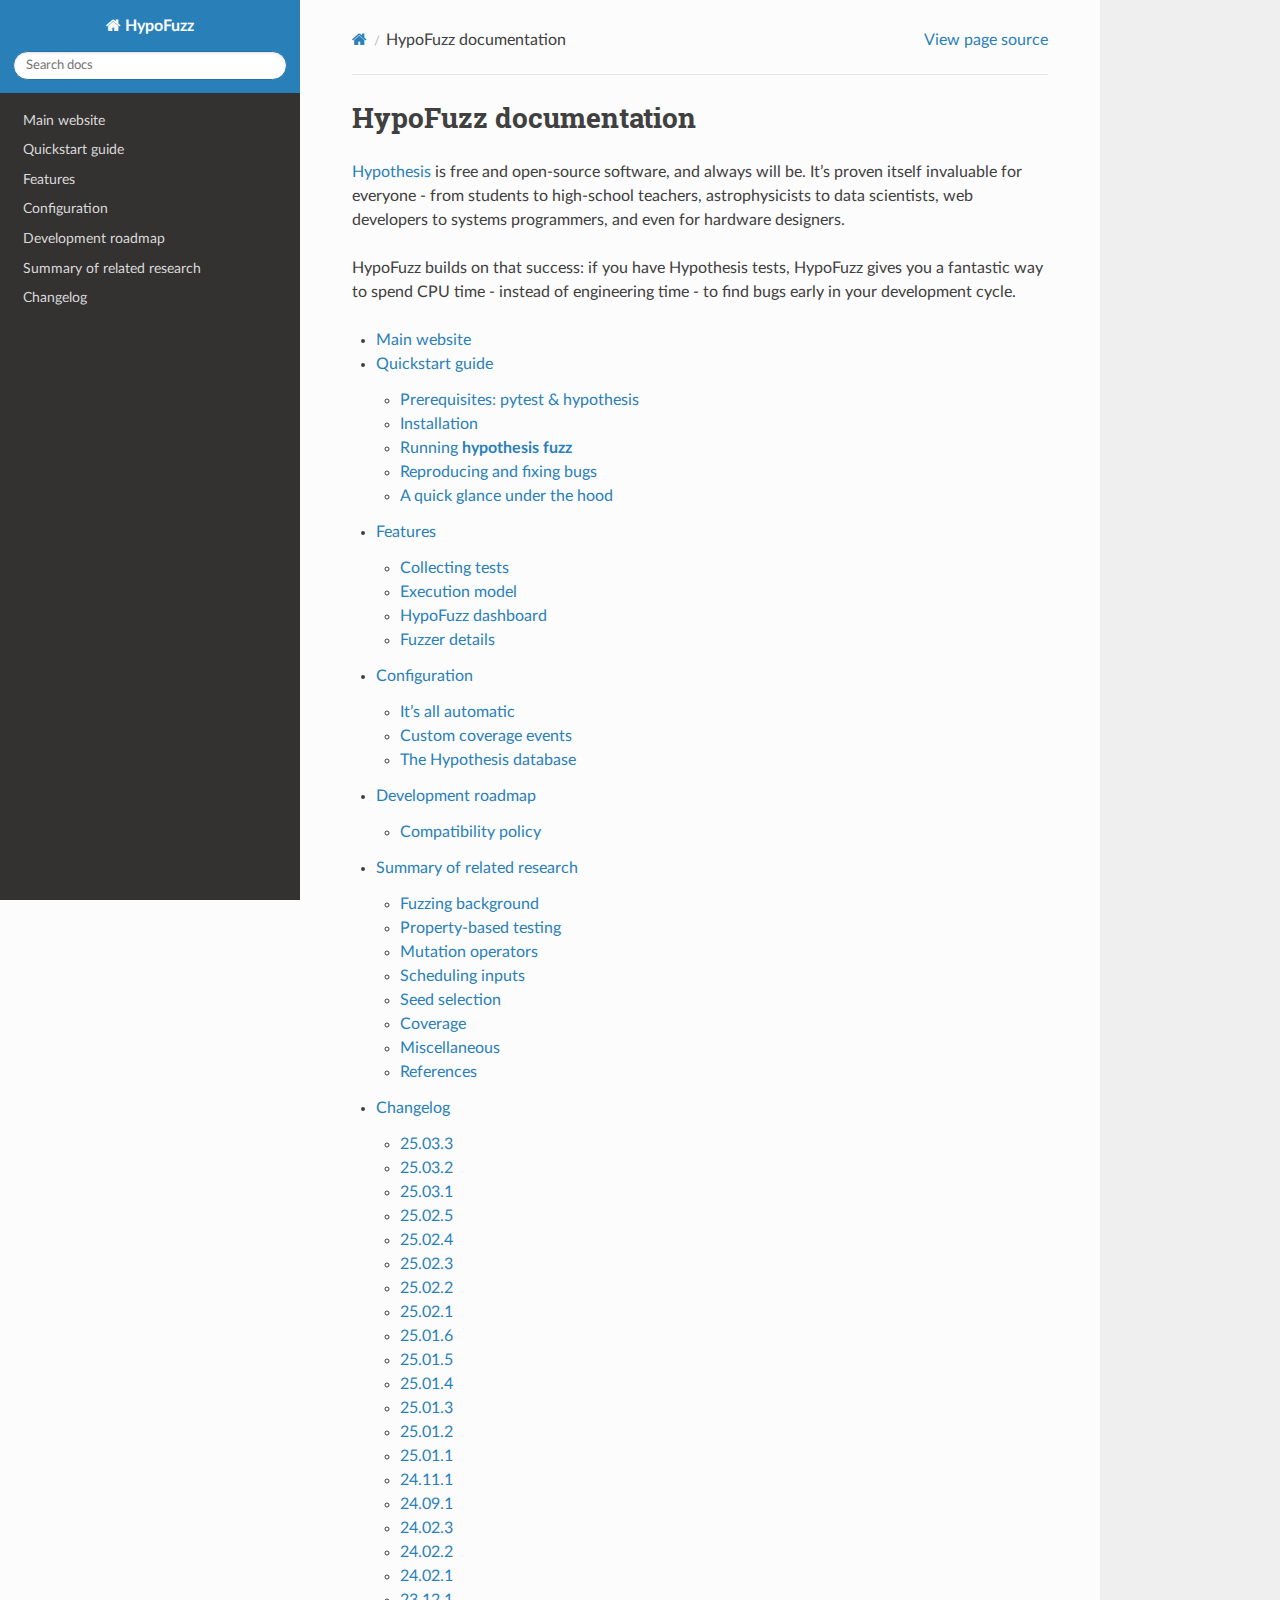
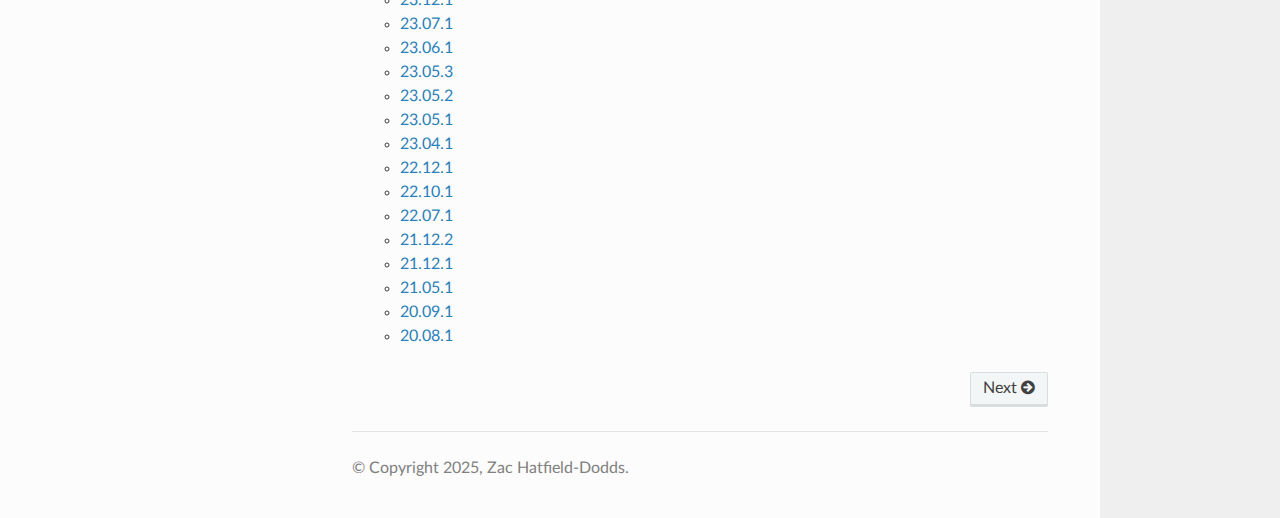
<file: docs/preview-1/docs/index.html>
<!DOCTYPE html>
<html class="writer-html5" lang="en" data-content_root="./">
<head>
  <meta charset="utf-8" /><meta name="viewport" content="width=device-width, initial-scale=1" />

  <meta name="viewport" content="width=device-width, initial-scale=1.0" />
  <title>HypoFuzz documentation &mdash; HypoFuzz docs</title>
      <link rel="stylesheet" type="text/css" href="_static/pygments.css?v=b86133f3" />
      <link rel="stylesheet" type="text/css" href="_static/css/theme.css?v=e59714d7" />

  
    <link rel="canonical" href="https://hypofuzz.com/docs/index.html" />
      <script src="_static/jquery.js?v=5d32c60e"></script>
      <script src="_static/_sphinx_javascript_frameworks_compat.js?v=2cd50e6c"></script>
      <script src="_static/documentation_options.js?v=5929fcd5"></script>
      <script src="_static/doctools.js?v=9bcbadda"></script>
      <script src="_static/sphinx_highlight.js?v=dc90522c"></script>
    <script src="_static/js/theme.js"></script>
    <link rel="index" title="Index" href="genindex.html" />
    <link rel="search" title="Search" href="search.html" />
    <link rel="next" title="Quickstart guide" href="quickstart.html" /> 
</head>

<body class="wy-body-for-nav"> 
  <div class="wy-grid-for-nav">
    <nav data-toggle="wy-nav-shift" class="wy-nav-side">
      <div class="wy-side-scroll">
        <div class="wy-side-nav-search" >

          
          
          <a href="#" class="icon icon-home">
            HypoFuzz
          </a>
<div role="search">
  <form id="rtd-search-form" class="wy-form" action="search.html" method="get">
    <input type="text" name="q" placeholder="Search docs" aria-label="Search docs" />
    <input type="hidden" name="check_keywords" value="yes" />
    <input type="hidden" name="area" value="default" />
  </form>
</div>
        </div><div class="wy-menu wy-menu-vertical" data-spy="affix" role="navigation" aria-label="Navigation menu">
              <ul>
<li class="toctree-l1"><a class="reference external" href="https://hypofuzz.com/">Main website</a></li>
<li class="toctree-l1"><a class="reference internal" href="quickstart.html">Quickstart guide</a></li>
<li class="toctree-l1"><a class="reference internal" href="features.html">Features</a></li>
<li class="toctree-l1"><a class="reference internal" href="configuration.html">Configuration</a></li>
<li class="toctree-l1"><a class="reference internal" href="roadmap.html">Development roadmap</a></li>
<li class="toctree-l1"><a class="reference internal" href="literature.html">Summary of related research</a></li>
<li class="toctree-l1"><a class="reference internal" href="changelog.html">Changelog</a></li>
</ul>

        </div>
      </div>
    </nav>

    <section data-toggle="wy-nav-shift" class="wy-nav-content-wrap"><nav class="wy-nav-top" aria-label="Mobile navigation menu" >
          <i data-toggle="wy-nav-top" class="fa fa-bars"></i>
          <a href="#">HypoFuzz</a>
      </nav>

      <div class="wy-nav-content">
        <div class="rst-content">
          <div role="navigation" aria-label="Page navigation">
  <ul class="wy-breadcrumbs">
      <li><a href="#" class="icon icon-home" aria-label="Home"></a></li>
      <li class="breadcrumb-item active">HypoFuzz documentation</li>
      <li class="wy-breadcrumbs-aside">
            <a href="_sources/index.rst.txt" rel="nofollow"> View page source</a>
      </li>
  </ul>
  <hr/>
</div>
          <div role="main" class="document" itemscope="itemscope" itemtype="http://schema.org/Article">
           <div itemprop="articleBody">
             
  <section id="hypofuzz-documentation">
<h1>HypoFuzz documentation<a class="headerlink" href="#hypofuzz-documentation" title="Link to this heading"></a></h1>
<p><a class="extlink-pypi reference external" href="https://pypi.org/project/Hypothesis">Hypothesis</a> is free and open-source software, and always will be.
It’s proven itself invaluable for everyone - from students to high-school
teachers, astrophysicists to data scientists, web developers to systems
programmers, and even for hardware designers.</p>
<p>HypoFuzz builds on that success: if you have Hypothesis tests, HypoFuzz
gives you a fantastic way to spend CPU time - instead of engineering time -
to find bugs early in your development cycle.</p>
<div class="toctree-wrapper compound">
<ul>
<li class="toctree-l1"><a class="reference external" href="https://hypofuzz.com/">Main website</a></li>
<li class="toctree-l1"><a class="reference internal" href="quickstart.html">Quickstart guide</a><ul>
<li class="toctree-l2"><a class="reference internal" href="quickstart.html#prerequisites-pytest-hypothesis">Prerequisites: pytest &amp; hypothesis</a></li>
<li class="toctree-l2"><a class="reference internal" href="quickstart.html#installation">Installation</a></li>
<li class="toctree-l2"><a class="reference internal" href="quickstart.html#running-hypothesis-fuzz">Running <strong class="command">hypothesis fuzz</strong></a></li>
<li class="toctree-l2"><a class="reference internal" href="quickstart.html#reproducing-and-fixing-bugs">Reproducing and fixing bugs</a></li>
<li class="toctree-l2"><a class="reference internal" href="quickstart.html#a-quick-glance-under-the-hood">A quick glance under the hood</a></li>
</ul>
</li>
<li class="toctree-l1"><a class="reference internal" href="features.html">Features</a><ul>
<li class="toctree-l2"><a class="reference internal" href="features.html#collecting-tests">Collecting tests</a></li>
<li class="toctree-l2"><a class="reference internal" href="features.html#execution-model">Execution model</a></li>
<li class="toctree-l2"><a class="reference internal" href="features.html#hypofuzz-dashboard">HypoFuzz dashboard</a></li>
<li class="toctree-l2"><a class="reference internal" href="features.html#fuzzer-details">Fuzzer details</a></li>
</ul>
</li>
<li class="toctree-l1"><a class="reference internal" href="configuration.html">Configuration</a><ul>
<li class="toctree-l2"><a class="reference internal" href="configuration.html#it-s-all-automatic">It’s all automatic</a></li>
<li class="toctree-l2"><a class="reference internal" href="configuration.html#custom-coverage-events">Custom coverage events</a></li>
<li class="toctree-l2"><a class="reference internal" href="configuration.html#the-hypothesis-database">The Hypothesis database</a></li>
</ul>
</li>
<li class="toctree-l1"><a class="reference internal" href="roadmap.html">Development roadmap</a><ul>
<li class="toctree-l2"><a class="reference internal" href="roadmap.html#compatibility-policy">Compatibility policy</a></li>
</ul>
</li>
<li class="toctree-l1"><a class="reference internal" href="literature.html">Summary of related research</a><ul>
<li class="toctree-l2"><a class="reference internal" href="literature.html#fuzzing-background">Fuzzing background</a></li>
<li class="toctree-l2"><a class="reference internal" href="literature.html#property-based-testing">Property-based testing</a></li>
<li class="toctree-l2"><a class="reference internal" href="literature.html#mutation-operators">Mutation operators</a></li>
<li class="toctree-l2"><a class="reference internal" href="literature.html#scheduling-inputs">Scheduling inputs</a></li>
<li class="toctree-l2"><a class="reference internal" href="literature.html#seed-selection">Seed selection</a></li>
<li class="toctree-l2"><a class="reference internal" href="literature.html#coverage">Coverage</a></li>
<li class="toctree-l2"><a class="reference internal" href="literature.html#miscellaneous">Miscellaneous</a></li>
<li class="toctree-l2"><a class="reference internal" href="literature.html#references">References</a></li>
</ul>
</li>
<li class="toctree-l1"><a class="reference internal" href="changelog.html">Changelog</a><ul>
<li class="toctree-l2"><a class="reference internal" href="changelog.html#id1">25.03.3</a></li>
<li class="toctree-l2"><a class="reference internal" href="changelog.html#id2">25.03.2</a></li>
<li class="toctree-l2"><a class="reference internal" href="changelog.html#id3">25.03.1</a></li>
<li class="toctree-l2"><a class="reference internal" href="changelog.html#id4">25.02.5</a></li>
<li class="toctree-l2"><a class="reference internal" href="changelog.html#id5">25.02.4</a></li>
<li class="toctree-l2"><a class="reference internal" href="changelog.html#id6">25.02.3</a></li>
<li class="toctree-l2"><a class="reference internal" href="changelog.html#id7">25.02.2</a></li>
<li class="toctree-l2"><a class="reference internal" href="changelog.html#id8">25.02.1</a></li>
<li class="toctree-l2"><a class="reference internal" href="changelog.html#id9">25.01.6</a></li>
<li class="toctree-l2"><a class="reference internal" href="changelog.html#id10">25.01.5</a></li>
<li class="toctree-l2"><a class="reference internal" href="changelog.html#id11">25.01.4</a></li>
<li class="toctree-l2"><a class="reference internal" href="changelog.html#id12">25.01.3</a></li>
<li class="toctree-l2"><a class="reference internal" href="changelog.html#id13">25.01.2</a></li>
<li class="toctree-l2"><a class="reference internal" href="changelog.html#id14">25.01.1</a></li>
<li class="toctree-l2"><a class="reference internal" href="changelog.html#id15">24.11.1</a></li>
<li class="toctree-l2"><a class="reference internal" href="changelog.html#id16">24.09.1</a></li>
<li class="toctree-l2"><a class="reference internal" href="changelog.html#id17">24.02.3</a></li>
<li class="toctree-l2"><a class="reference internal" href="changelog.html#id18">24.02.2</a></li>
<li class="toctree-l2"><a class="reference internal" href="changelog.html#id19">24.02.1</a></li>
<li class="toctree-l2"><a class="reference internal" href="changelog.html#id20">23.12.1</a></li>
<li class="toctree-l2"><a class="reference internal" href="changelog.html#id21">23.07.1</a></li>
<li class="toctree-l2"><a class="reference internal" href="changelog.html#id22">23.06.1</a></li>
<li class="toctree-l2"><a class="reference internal" href="changelog.html#id23">23.05.3</a></li>
<li class="toctree-l2"><a class="reference internal" href="changelog.html#id24">23.05.2</a></li>
<li class="toctree-l2"><a class="reference internal" href="changelog.html#id25">23.05.1</a></li>
<li class="toctree-l2"><a class="reference internal" href="changelog.html#id26">23.04.1</a></li>
<li class="toctree-l2"><a class="reference internal" href="changelog.html#id27">22.12.1</a></li>
<li class="toctree-l2"><a class="reference internal" href="changelog.html#id28">22.10.1</a></li>
<li class="toctree-l2"><a class="reference internal" href="changelog.html#id29">22.07.1</a></li>
<li class="toctree-l2"><a class="reference internal" href="changelog.html#id30">21.12.2</a></li>
<li class="toctree-l2"><a class="reference internal" href="changelog.html#id31">21.12.1</a></li>
<li class="toctree-l2"><a class="reference internal" href="changelog.html#id32">21.05.1</a></li>
<li class="toctree-l2"><a class="reference internal" href="changelog.html#id33">20.09.1</a></li>
<li class="toctree-l2"><a class="reference internal" href="changelog.html#id34">20.08.1</a></li>
</ul>
</li>
</ul>
</div>
</section>


           </div>
          </div>
          <footer><div class="rst-footer-buttons" role="navigation" aria-label="Footer">
        <a href="quickstart.html" class="btn btn-neutral float-right" title="Quickstart guide" accesskey="n" rel="next">Next <span class="fa fa-arrow-circle-right" aria-hidden="true"></span></a>
    </div>

  <hr/>

  <div role="contentinfo">
    <p>&#169; Copyright 2025, Zac Hatfield-Dodds.</p>
  </div>

   

</footer>
        </div>
      </div>
    </section>
  </div>
  <script>
      jQuery(function () {
          SphinxRtdTheme.Navigation.enable(true);
      });
  </script>
    <!-- Theme Analytics -->
    <script async src="https://www.googletagmanager.com/gtag/js?id=UA-176879127-1"></script>
    <script>
      window.dataLayer = window.dataLayer || [];
      function gtag(){dataLayer.push(arguments);}
      gtag('js', new Date());

      gtag('config', 'UA-176879127-1', {
          'anonymize_ip': false,
      });
    </script> 

</body>
</html>
</file>
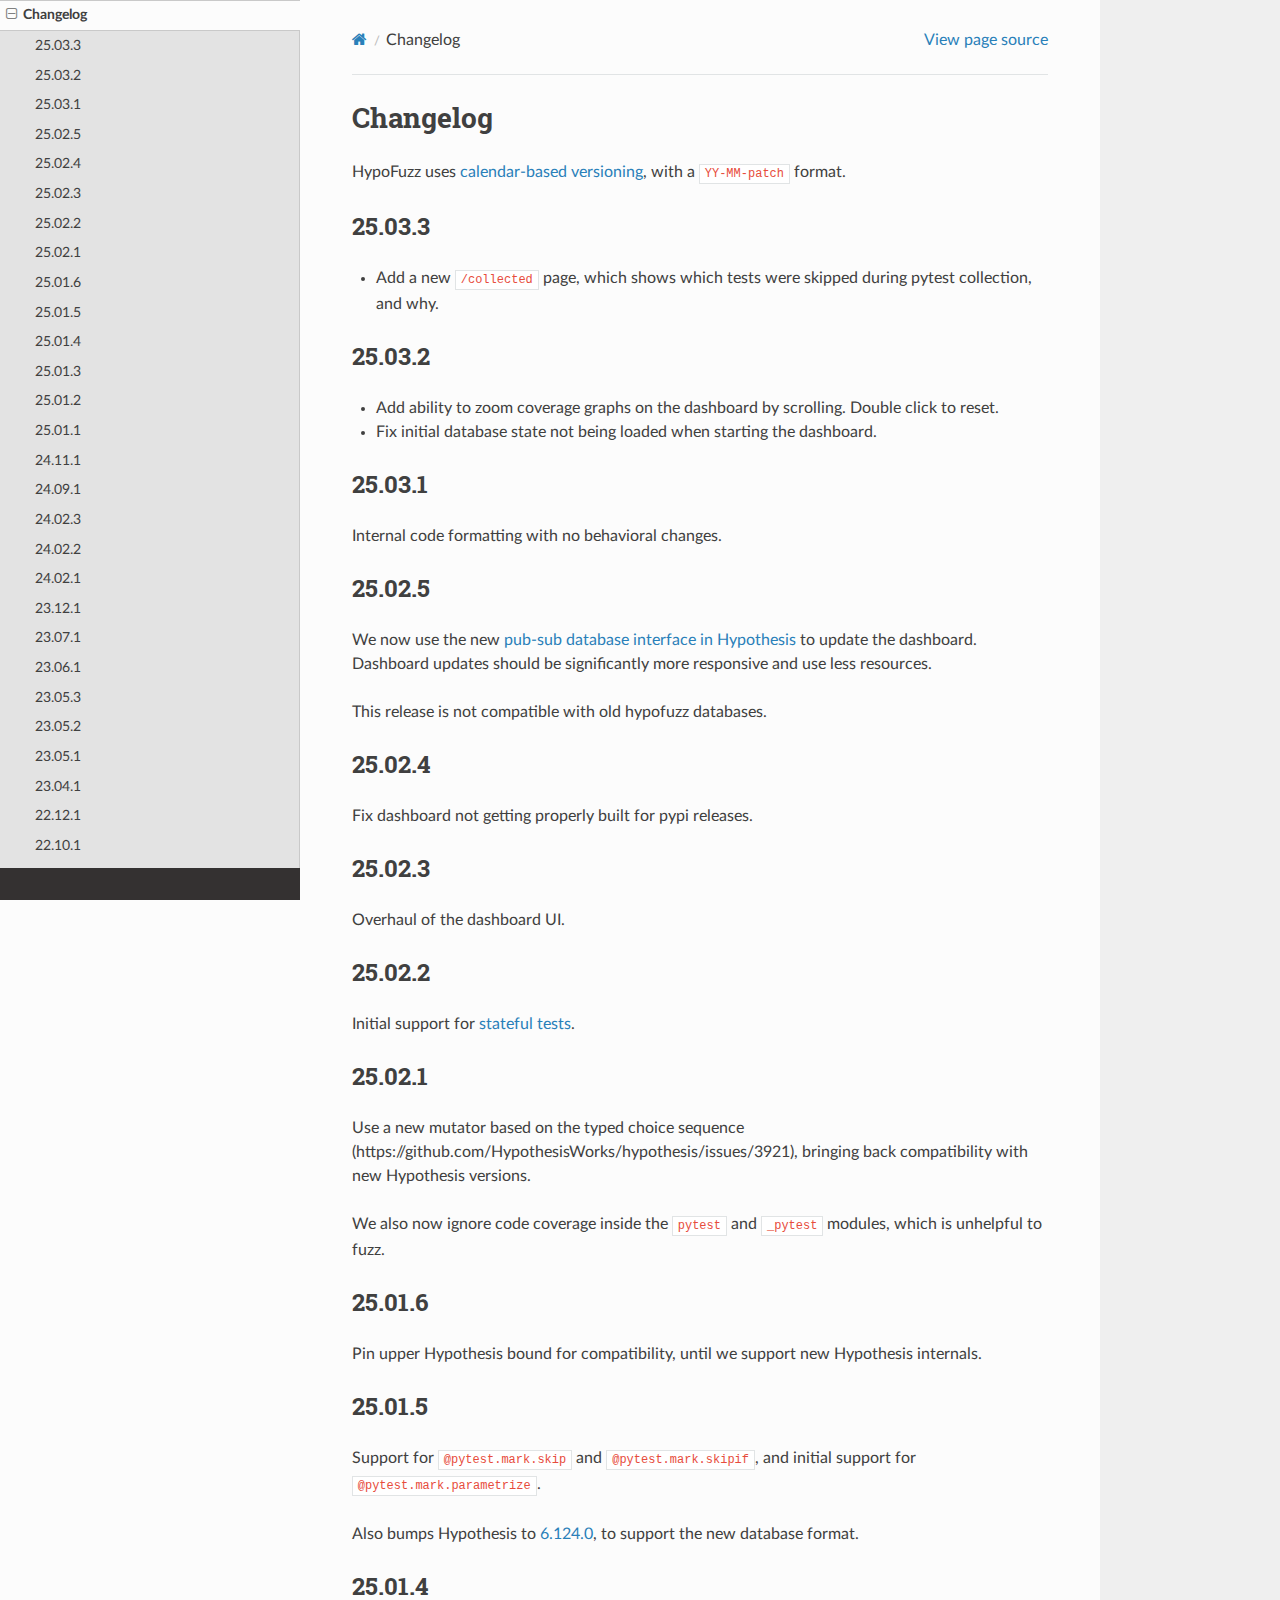
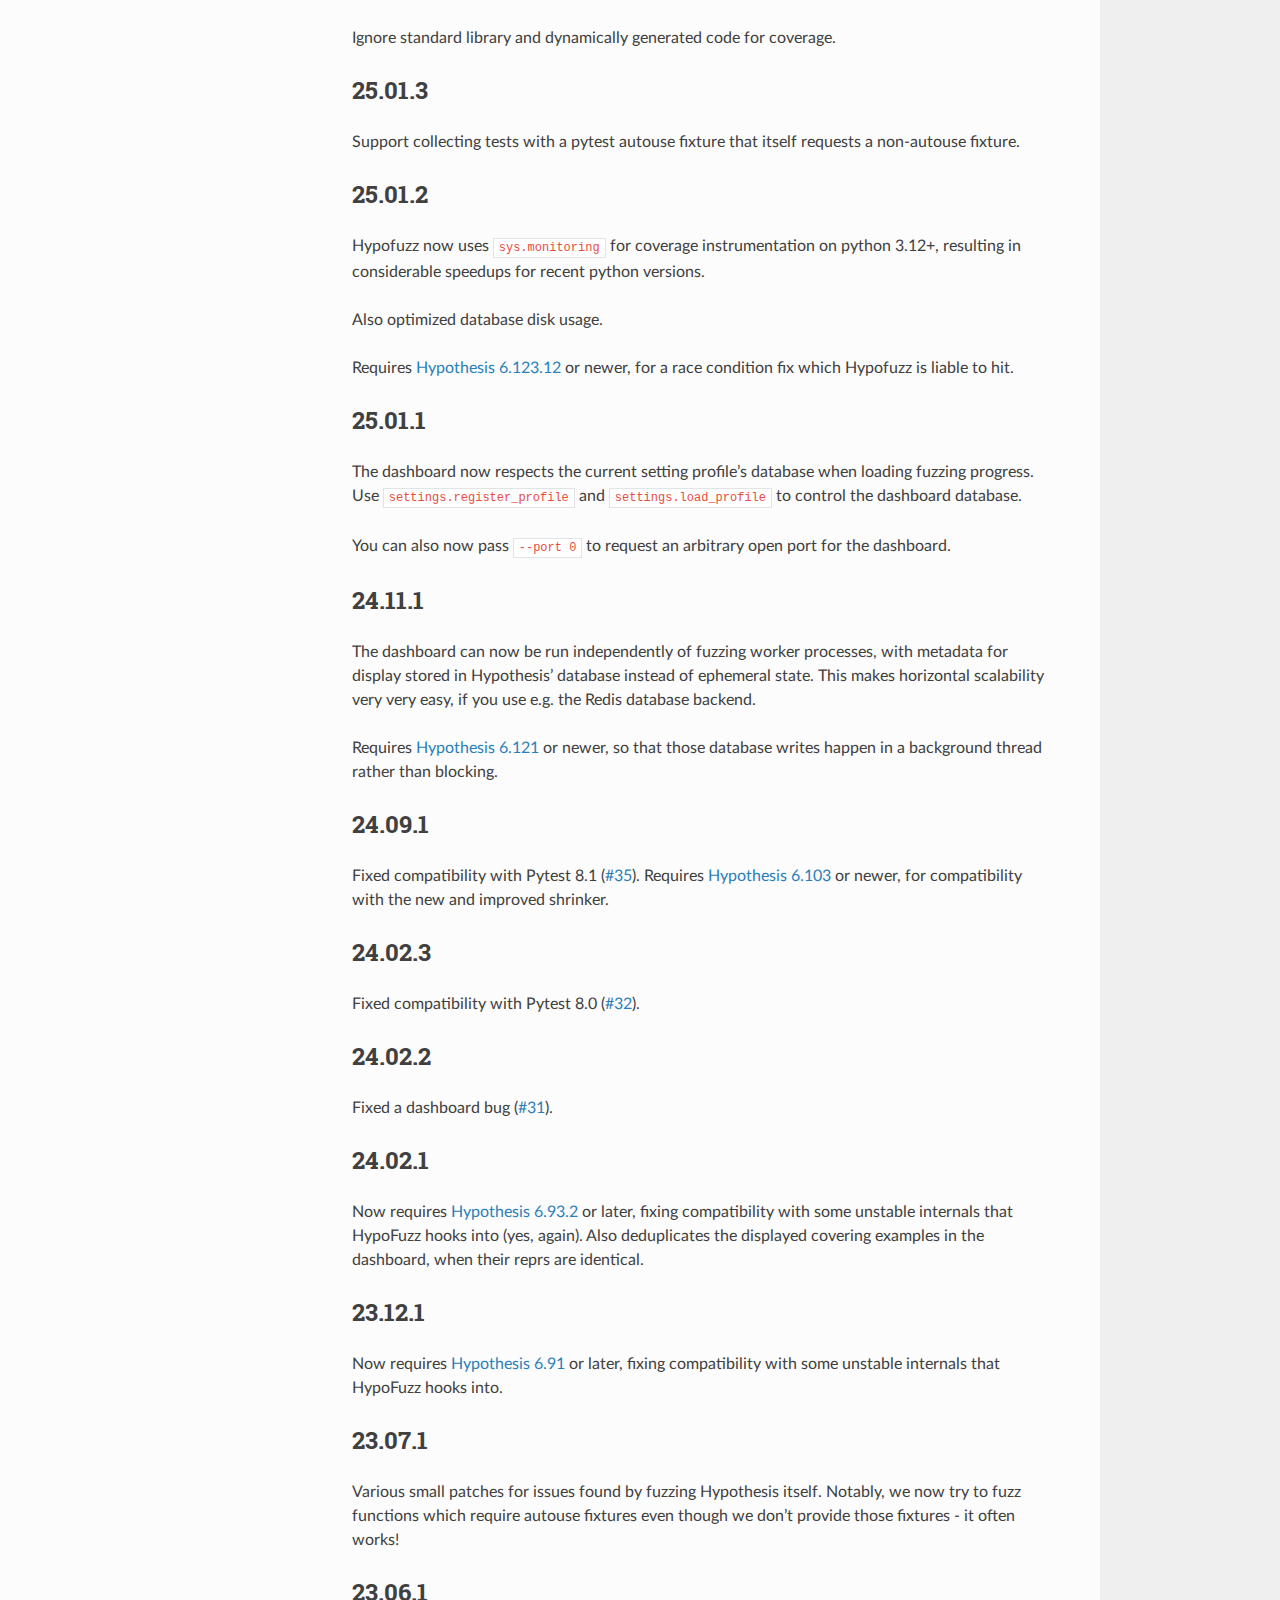
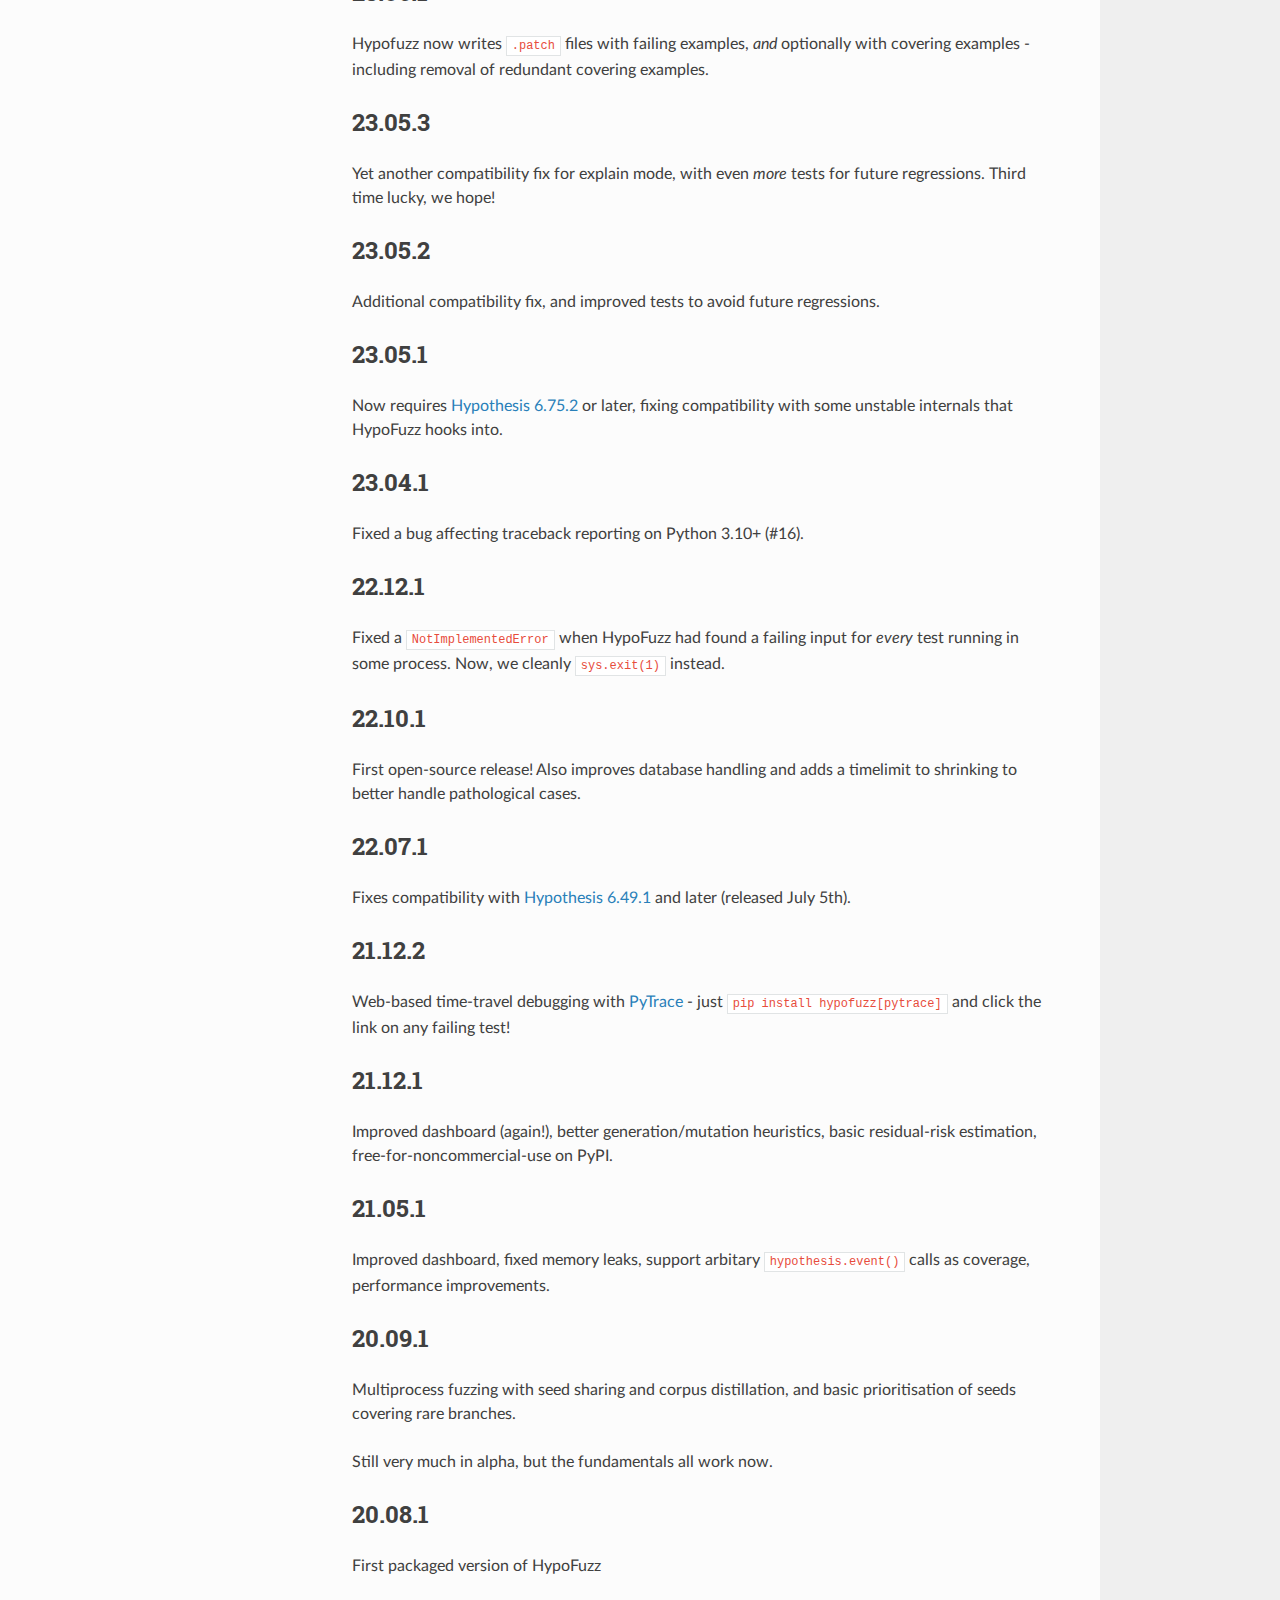
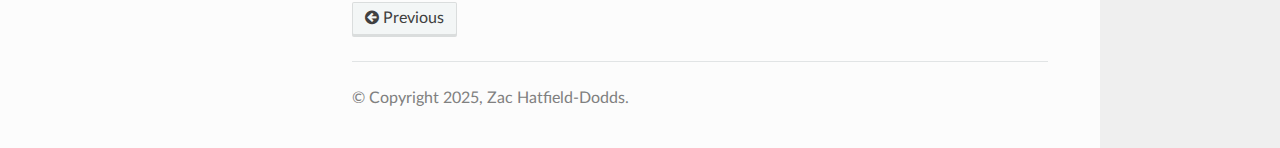
<file: docs/preview-1/docs/changelog.html>
<!DOCTYPE html>
<html class="writer-html5" lang="en" data-content_root="./">
<head>
  <meta charset="utf-8" /><meta name="viewport" content="width=device-width, initial-scale=1" />

  <meta name="viewport" content="width=device-width, initial-scale=1.0" />
  <title>Changelog &mdash; HypoFuzz docs</title>
      <link rel="stylesheet" type="text/css" href="_static/pygments.css?v=b86133f3" />
      <link rel="stylesheet" type="text/css" href="_static/css/theme.css?v=e59714d7" />

  
    <link rel="canonical" href="https://hypofuzz.com/docs/changelog.html" />
      <script src="_static/jquery.js?v=5d32c60e"></script>
      <script src="_static/_sphinx_javascript_frameworks_compat.js?v=2cd50e6c"></script>
      <script src="_static/documentation_options.js?v=5929fcd5"></script>
      <script src="_static/doctools.js?v=9bcbadda"></script>
      <script src="_static/sphinx_highlight.js?v=dc90522c"></script>
    <script src="_static/js/theme.js"></script>
    <link rel="index" title="Index" href="genindex.html" />
    <link rel="search" title="Search" href="search.html" />
    <link rel="prev" title="Summary of related research" href="literature.html" /> 
</head>

<body class="wy-body-for-nav"> 
  <div class="wy-grid-for-nav">
    <nav data-toggle="wy-nav-shift" class="wy-nav-side">
      <div class="wy-side-scroll">
        <div class="wy-side-nav-search" >

          
          
          <a href="index.html" class="icon icon-home">
            HypoFuzz
          </a>
<div role="search">
  <form id="rtd-search-form" class="wy-form" action="search.html" method="get">
    <input type="text" name="q" placeholder="Search docs" aria-label="Search docs" />
    <input type="hidden" name="check_keywords" value="yes" />
    <input type="hidden" name="area" value="default" />
  </form>
</div>
        </div><div class="wy-menu wy-menu-vertical" data-spy="affix" role="navigation" aria-label="Navigation menu">
              <ul class="current">
<li class="toctree-l1"><a class="reference external" href="https://hypofuzz.com/">Main website</a></li>
<li class="toctree-l1"><a class="reference internal" href="quickstart.html">Quickstart guide</a></li>
<li class="toctree-l1"><a class="reference internal" href="features.html">Features</a></li>
<li class="toctree-l1"><a class="reference internal" href="configuration.html">Configuration</a></li>
<li class="toctree-l1"><a class="reference internal" href="roadmap.html">Development roadmap</a></li>
<li class="toctree-l1"><a class="reference internal" href="literature.html">Summary of related research</a></li>
<li class="toctree-l1 current"><a class="current reference internal" href="#">Changelog</a><ul>
<li class="toctree-l2"><a class="reference internal" href="#id1">25.03.3</a></li>
<li class="toctree-l2"><a class="reference internal" href="#id2">25.03.2</a></li>
<li class="toctree-l2"><a class="reference internal" href="#id3">25.03.1</a></li>
<li class="toctree-l2"><a class="reference internal" href="#id4">25.02.5</a></li>
<li class="toctree-l2"><a class="reference internal" href="#id5">25.02.4</a></li>
<li class="toctree-l2"><a class="reference internal" href="#id6">25.02.3</a></li>
<li class="toctree-l2"><a class="reference internal" href="#id7">25.02.2</a></li>
<li class="toctree-l2"><a class="reference internal" href="#id8">25.02.1</a></li>
<li class="toctree-l2"><a class="reference internal" href="#id9">25.01.6</a></li>
<li class="toctree-l2"><a class="reference internal" href="#id10">25.01.5</a></li>
<li class="toctree-l2"><a class="reference internal" href="#id11">25.01.4</a></li>
<li class="toctree-l2"><a class="reference internal" href="#id12">25.01.3</a></li>
<li class="toctree-l2"><a class="reference internal" href="#id13">25.01.2</a></li>
<li class="toctree-l2"><a class="reference internal" href="#id14">25.01.1</a></li>
<li class="toctree-l2"><a class="reference internal" href="#id15">24.11.1</a></li>
<li class="toctree-l2"><a class="reference internal" href="#id16">24.09.1</a></li>
<li class="toctree-l2"><a class="reference internal" href="#id17">24.02.3</a></li>
<li class="toctree-l2"><a class="reference internal" href="#id18">24.02.2</a></li>
<li class="toctree-l2"><a class="reference internal" href="#id19">24.02.1</a></li>
<li class="toctree-l2"><a class="reference internal" href="#id20">23.12.1</a></li>
<li class="toctree-l2"><a class="reference internal" href="#id21">23.07.1</a></li>
<li class="toctree-l2"><a class="reference internal" href="#id22">23.06.1</a></li>
<li class="toctree-l2"><a class="reference internal" href="#id23">23.05.3</a></li>
<li class="toctree-l2"><a class="reference internal" href="#id24">23.05.2</a></li>
<li class="toctree-l2"><a class="reference internal" href="#id25">23.05.1</a></li>
<li class="toctree-l2"><a class="reference internal" href="#id26">23.04.1</a></li>
<li class="toctree-l2"><a class="reference internal" href="#id27">22.12.1</a></li>
<li class="toctree-l2"><a class="reference internal" href="#id28">22.10.1</a></li>
<li class="toctree-l2"><a class="reference internal" href="#id29">22.07.1</a></li>
<li class="toctree-l2"><a class="reference internal" href="#id30">21.12.2</a></li>
<li class="toctree-l2"><a class="reference internal" href="#id31">21.12.1</a></li>
<li class="toctree-l2"><a class="reference internal" href="#id32">21.05.1</a></li>
<li class="toctree-l2"><a class="reference internal" href="#id33">20.09.1</a></li>
<li class="toctree-l2"><a class="reference internal" href="#id34">20.08.1</a></li>
</ul>
</li>
</ul>

        </div>
      </div>
    </nav>

    <section data-toggle="wy-nav-shift" class="wy-nav-content-wrap"><nav class="wy-nav-top" aria-label="Mobile navigation menu" >
          <i data-toggle="wy-nav-top" class="fa fa-bars"></i>
          <a href="index.html">HypoFuzz</a>
      </nav>

      <div class="wy-nav-content">
        <div class="rst-content">
          <div role="navigation" aria-label="Page navigation">
  <ul class="wy-breadcrumbs">
      <li><a href="index.html" class="icon icon-home" aria-label="Home"></a></li>
      <li class="breadcrumb-item active">Changelog</li>
      <li class="wy-breadcrumbs-aside">
            <a href="_sources/changelog.md.txt" rel="nofollow"> View page source</a>
      </li>
  </ul>
  <hr/>
</div>
          <div role="main" class="document" itemscope="itemscope" itemtype="http://schema.org/Article">
           <div itemprop="articleBody">
             
  <section id="changelog">
<h1>Changelog<a class="headerlink" href="#changelog" title="Link to this heading"></a></h1>
<p>HypoFuzz uses <a class="reference external" href="https://calver.org/">calendar-based versioning</a>, with a
<code class="docutils literal notranslate"><span class="pre">YY-MM-patch</span></code> format.</p>
<section id="id1">
<h2>25.03.3<a class="headerlink" href="#id1" title="Link to this heading"></a></h2>
<ul class="simple">
<li><p>Add a new <code class="docutils literal notranslate"><span class="pre">/collected</span></code> page, which shows which tests were skipped during pytest collection, and why.</p></li>
</ul>
</section>
<section id="id2">
<h2>25.03.2<a class="headerlink" href="#id2" title="Link to this heading"></a></h2>
<ul class="simple">
<li><p>Add ability to zoom coverage graphs on the dashboard by scrolling. Double click to reset.</p></li>
<li><p>Fix initial database state not being loaded when starting the dashboard.</p></li>
</ul>
</section>
<section id="id3">
<h2>25.03.1<a class="headerlink" href="#id3" title="Link to this heading"></a></h2>
<p>Internal code formatting with no behavioral changes.</p>
</section>
<section id="id4">
<h2>25.02.5<a class="headerlink" href="#id4" title="Link to this heading"></a></h2>
<p>We now use the new <a class="reference external" href="https://hypothesis.readthedocs.io/en/latest/changes.html#v6-126-0">pub-sub database interface in Hypothesis</a> to update the dashboard. Dashboard updates should be significantly more responsive and use less resources.</p>
<p>This release is not compatible with old hypofuzz databases.</p>
</section>
<section id="id5">
<h2>25.02.4<a class="headerlink" href="#id5" title="Link to this heading"></a></h2>
<p>Fix dashboard not getting properly built for pypi releases.</p>
</section>
<section id="id6">
<h2>25.02.3<a class="headerlink" href="#id6" title="Link to this heading"></a></h2>
<p>Overhaul of the dashboard UI.</p>
</section>
<section id="id7">
<h2>25.02.2<a class="headerlink" href="#id7" title="Link to this heading"></a></h2>
<p>Initial support for <a class="reference external" href="https://hypothesis.readthedocs.io/en/latest/stateful.html">stateful tests</a>.</p>
</section>
<section id="id8">
<h2>25.02.1<a class="headerlink" href="#id8" title="Link to this heading"></a></h2>
<p>Use a new mutator based on the typed choice sequence (https://github.com/HypothesisWorks/hypothesis/issues/3921), bringing back compatibility with new Hypothesis versions.</p>
<p>We also now ignore code coverage inside the <code class="docutils literal notranslate"><span class="pre">pytest</span></code> and <code class="docutils literal notranslate"><span class="pre">_pytest</span></code> modules, which is unhelpful to fuzz.</p>
</section>
<section id="id9">
<h2>25.01.6<a class="headerlink" href="#id9" title="Link to this heading"></a></h2>
<p>Pin upper Hypothesis bound for compatibility, until we support new Hypothesis internals.</p>
</section>
<section id="id10">
<h2>25.01.5<a class="headerlink" href="#id10" title="Link to this heading"></a></h2>
<p>Support for <code class="docutils literal notranslate"><span class="pre">&#64;pytest.mark.skip</span></code> and <code class="docutils literal notranslate"><span class="pre">&#64;pytest.mark.skipif</span></code>, and initial support for <code class="docutils literal notranslate"><span class="pre">&#64;pytest.mark.parametrize</span></code>.</p>
<p>Also bumps Hypothesis to <a class="reference external" href="https://hypothesis.readthedocs.io/en/latest/changes.html#v6.124.0">6.124.0</a>, to support the new database format.</p>
</section>
<section id="id11">
<h2>25.01.4<a class="headerlink" href="#id11" title="Link to this heading"></a></h2>
<p>Ignore standard library and dynamically generated code for coverage.</p>
</section>
<section id="id12">
<h2>25.01.3<a class="headerlink" href="#id12" title="Link to this heading"></a></h2>
<p>Support collecting tests with a pytest autouse fixture that itself requests a non-autouse fixture.</p>
</section>
<section id="id13">
<h2>25.01.2<a class="headerlink" href="#id13" title="Link to this heading"></a></h2>
<p>Hypofuzz now uses <a class="reference external" href="https://docs.python.org/3/library/sys.monitoring.html"><code class="docutils literal notranslate"><span class="pre">sys.monitoring</span></code></a> for coverage instrumentation on python 3.12+, resulting in considerable speedups for recent python versions.</p>
<p>Also optimized database disk usage.</p>
<p>Requires <a class="reference external" href="https://hypothesis.readthedocs.io/en/latest/changes.html#v6.123.12">Hypothesis 6.123.12</a>
or newer, for a race condition fix which Hypofuzz is liable to hit.</p>
</section>
<section id="id14">
<h2>25.01.1<a class="headerlink" href="#id14" title="Link to this heading"></a></h2>
<p>The dashboard now respects the current setting profile’s database when loading fuzzing progress.
Use <code class="docutils literal notranslate"><span class="pre">settings.register_profile</span></code> and <code class="docutils literal notranslate"><span class="pre">settings.load_profile</span></code> to control the dashboard database.</p>
<p>You can also now pass <code class="docutils literal notranslate"><span class="pre">--port</span> <span class="pre">0</span></code> to request an arbitrary open port for the dashboard.</p>
</section>
<section id="id15">
<h2>24.11.1<a class="headerlink" href="#id15" title="Link to this heading"></a></h2>
<p>The dashboard can now be run independently of fuzzing worker processes, with metadata for
display stored in Hypothesis’ database instead of ephemeral state.  This makes horizontal
scalability very very easy, if you use e.g. the Redis database backend.</p>
<p>Requires <a class="reference external" href="https://hypothesis.readthedocs.io/en/latest/changes.html#v6-121-0">Hypothesis 6.121</a>
or newer, so that those database writes happen in a background thread rather than blocking.</p>
</section>
<section id="id16">
<h2>24.09.1<a class="headerlink" href="#id16" title="Link to this heading"></a></h2>
<p>Fixed compatibility with Pytest 8.1 (<a class="reference external" href="https://github.com/Zac-HD/hypofuzz/issues/35">#35</a>).
Requires <a class="reference external" href="https://hypothesis.readthedocs.io/en/latest/changes.html#v6-103-0">Hypothesis 6.103</a>
or newer, for compatibility with the new and improved shrinker.</p>
</section>
<section id="id17">
<h2>24.02.3<a class="headerlink" href="#id17" title="Link to this heading"></a></h2>
<p>Fixed compatibility with Pytest 8.0 (<a class="reference external" href="https://github.com/Zac-HD/hypofuzz/issues/32">#32</a>).</p>
</section>
<section id="id18">
<h2>24.02.2<a class="headerlink" href="#id18" title="Link to this heading"></a></h2>
<p>Fixed a dashboard bug (<a class="reference external" href="https://github.com/Zac-HD/hypofuzz/issues/31">#31</a>).</p>
</section>
<section id="id19">
<h2>24.02.1<a class="headerlink" href="#id19" title="Link to this heading"></a></h2>
<p>Now requires <a class="reference external" href="https://hypothesis.readthedocs.io/en/latest/changes.html#v6-93-2">Hypothesis 6.93.2</a>
or later, fixing compatibility with some unstable internals that HypoFuzz hooks into (yes, again).
Also deduplicates the displayed covering examples in the dashboard, when their reprs are identical.</p>
</section>
<section id="id20">
<h2>23.12.1<a class="headerlink" href="#id20" title="Link to this heading"></a></h2>
<p>Now requires <a class="reference external" href="https://hypothesis.readthedocs.io/en/latest/changes.html#v6-91-0">Hypothesis 6.91</a>
or later, fixing compatibility with some unstable internals that HypoFuzz hooks into.</p>
</section>
<section id="id21">
<h2>23.07.1<a class="headerlink" href="#id21" title="Link to this heading"></a></h2>
<p>Various small patches for issues found by fuzzing Hypothesis itself.
Notably, we now try to fuzz functions which require autouse fixtures
even though we don’t provide those fixtures - it often works!</p>
</section>
<section id="id22">
<h2>23.06.1<a class="headerlink" href="#id22" title="Link to this heading"></a></h2>
<p>Hypofuzz now writes <code class="docutils literal notranslate"><span class="pre">.patch</span></code> files with failing examples, <em>and</em> optionally
with covering examples - including removal of redundant covering examples.</p>
</section>
<section id="id23">
<h2>23.05.3<a class="headerlink" href="#id23" title="Link to this heading"></a></h2>
<p>Yet another compatibility fix for explain mode, with even <em>more</em> tests for future regressions.
Third time lucky, we hope!</p>
</section>
<section id="id24">
<h2>23.05.2<a class="headerlink" href="#id24" title="Link to this heading"></a></h2>
<p>Additional compatibility fix, and improved tests to avoid future regressions.</p>
</section>
<section id="id25">
<h2>23.05.1<a class="headerlink" href="#id25" title="Link to this heading"></a></h2>
<p>Now requires <a class="reference external" href="https://hypothesis.readthedocs.io/en/latest/changes.html#v6-75-2">Hypothesis 6.75.2</a>
or later, fixing compatibility with some unstable internals that HypoFuzz hooks into.</p>
</section>
<section id="id26">
<h2>23.04.1<a class="headerlink" href="#id26" title="Link to this heading"></a></h2>
<p>Fixed a bug affecting traceback reporting on Python 3.10+ (#16).</p>
</section>
<section id="id27">
<h2>22.12.1<a class="headerlink" href="#id27" title="Link to this heading"></a></h2>
<p>Fixed a <code class="docutils literal notranslate"><span class="pre">NotImplementedError</span></code> when HypoFuzz had found a failing input for <em>every</em>
test running in some process.  Now, we cleanly <code class="docutils literal notranslate"><span class="pre">sys.exit(1)</span></code> instead.</p>
</section>
<section id="id28">
<h2>22.10.1<a class="headerlink" href="#id28" title="Link to this heading"></a></h2>
<p>First open-source release!  Also improves database handling and adds
a timelimit to shrinking to better handle pathological cases.</p>
</section>
<section id="id29">
<h2>22.07.1<a class="headerlink" href="#id29" title="Link to this heading"></a></h2>
<p>Fixes compatibility with <a class="reference external" href="https://hypothesis.readthedocs.io/en/latest/changes.html#v6-49-1">Hypothesis 6.49.1</a>
and later (released July 5th).</p>
</section>
<section id="id30">
<h2>21.12.2<a class="headerlink" href="#id30" title="Link to this heading"></a></h2>
<p>Web-based time-travel debugging with <a class="reference external" href="https://pytrace.com/">PyTrace</a> - just
<code class="docutils literal notranslate"><span class="pre">pip</span> <span class="pre">install</span> <span class="pre">hypofuzz[pytrace]</span></code> and click the link on any failing test!</p>
</section>
<section id="id31">
<h2>21.12.1<a class="headerlink" href="#id31" title="Link to this heading"></a></h2>
<p>Improved dashboard (again!), better generation/mutation heuristics,
basic residual-risk estimation, free-for-noncommercial-use on PyPI.</p>
</section>
<section id="id32">
<h2>21.05.1<a class="headerlink" href="#id32" title="Link to this heading"></a></h2>
<p>Improved dashboard, fixed memory leaks, support arbitary <code class="docutils literal notranslate"><span class="pre">hypothesis.event()</span></code>
calls as coverage, performance improvements.</p>
</section>
<section id="id33">
<h2>20.09.1<a class="headerlink" href="#id33" title="Link to this heading"></a></h2>
<p>Multiprocess fuzzing with seed sharing and corpus distillation,
and basic prioritisation of seeds covering rare branches.</p>
<p>Still very much in alpha, but the fundamentals all work now.</p>
</section>
<section id="id34">
<h2>20.08.1<a class="headerlink" href="#id34" title="Link to this heading"></a></h2>
<p>First packaged version of HypoFuzz</p>
</section>
</section>


           </div>
          </div>
          <footer><div class="rst-footer-buttons" role="navigation" aria-label="Footer">
        <a href="literature.html" class="btn btn-neutral float-left" title="Summary of related research" accesskey="p" rel="prev"><span class="fa fa-arrow-circle-left" aria-hidden="true"></span> Previous</a>
    </div>

  <hr/>

  <div role="contentinfo">
    <p>&#169; Copyright 2025, Zac Hatfield-Dodds.</p>
  </div>

   

</footer>
        </div>
      </div>
    </section>
  </div>
  <script>
      jQuery(function () {
          SphinxRtdTheme.Navigation.enable(true);
      });
  </script>
    <!-- Theme Analytics -->
    <script async src="https://www.googletagmanager.com/gtag/js?id=UA-176879127-1"></script>
    <script>
      window.dataLayer = window.dataLayer || [];
      function gtag(){dataLayer.push(arguments);}
      gtag('js', new Date());

      gtag('config', 'UA-176879127-1', {
          'anonymize_ip': false,
      });
    </script> 

</body>
</html>
</file>
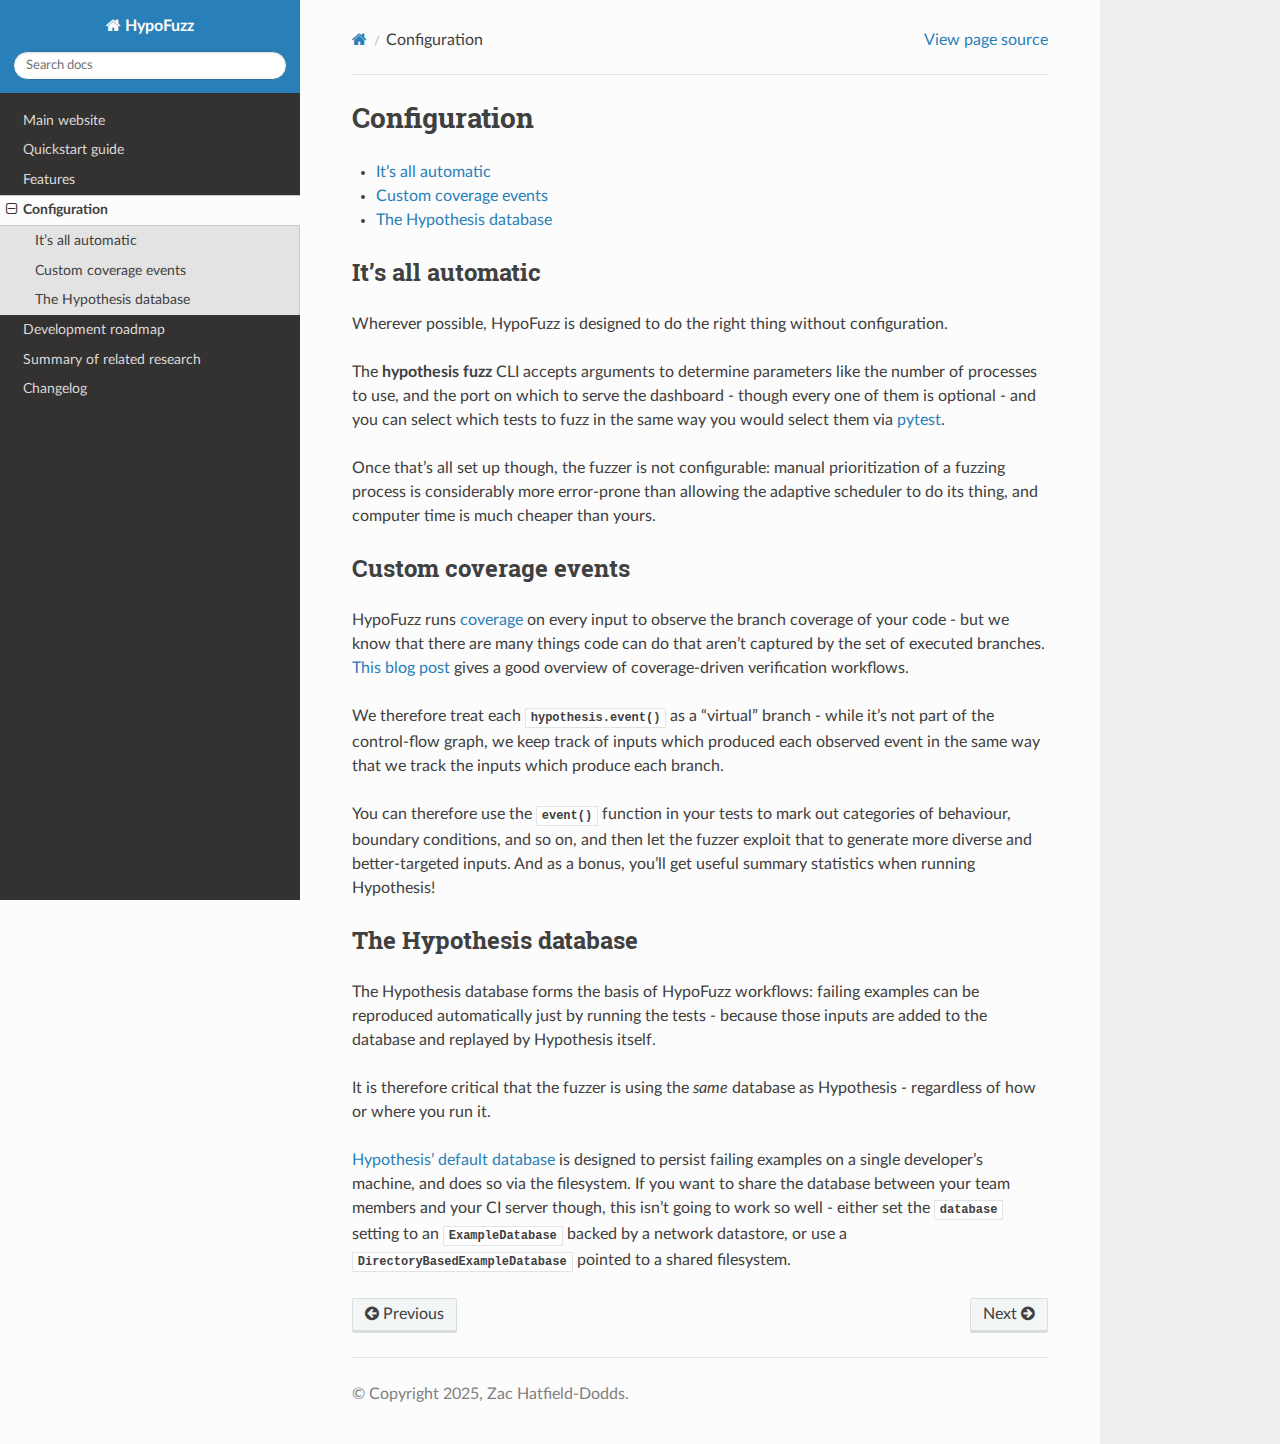
<file: docs/preview-1/docs/configuration.html>
<!DOCTYPE html>
<html class="writer-html5" lang="en" data-content_root="./">
<head>
  <meta charset="utf-8" /><meta name="viewport" content="width=device-width, initial-scale=1" />

  <meta name="viewport" content="width=device-width, initial-scale=1.0" />
  <title>Configuration &mdash; HypoFuzz docs</title>
      <link rel="stylesheet" type="text/css" href="_static/pygments.css?v=b86133f3" />
      <link rel="stylesheet" type="text/css" href="_static/css/theme.css?v=e59714d7" />

  
    <link rel="canonical" href="https://hypofuzz.com/docs/configuration.html" />
      <script src="_static/jquery.js?v=5d32c60e"></script>
      <script src="_static/_sphinx_javascript_frameworks_compat.js?v=2cd50e6c"></script>
      <script src="_static/documentation_options.js?v=5929fcd5"></script>
      <script src="_static/doctools.js?v=9bcbadda"></script>
      <script src="_static/sphinx_highlight.js?v=dc90522c"></script>
    <script src="_static/js/theme.js"></script>
    <link rel="index" title="Index" href="genindex.html" />
    <link rel="search" title="Search" href="search.html" />
    <link rel="next" title="Development roadmap" href="roadmap.html" />
    <link rel="prev" title="Features" href="features.html" /> 
</head>

<body class="wy-body-for-nav"> 
  <div class="wy-grid-for-nav">
    <nav data-toggle="wy-nav-shift" class="wy-nav-side">
      <div class="wy-side-scroll">
        <div class="wy-side-nav-search" >

          
          
          <a href="index.html" class="icon icon-home">
            HypoFuzz
          </a>
<div role="search">
  <form id="rtd-search-form" class="wy-form" action="search.html" method="get">
    <input type="text" name="q" placeholder="Search docs" aria-label="Search docs" />
    <input type="hidden" name="check_keywords" value="yes" />
    <input type="hidden" name="area" value="default" />
  </form>
</div>
        </div><div class="wy-menu wy-menu-vertical" data-spy="affix" role="navigation" aria-label="Navigation menu">
              <ul class="current">
<li class="toctree-l1"><a class="reference external" href="https://hypofuzz.com/">Main website</a></li>
<li class="toctree-l1"><a class="reference internal" href="quickstart.html">Quickstart guide</a></li>
<li class="toctree-l1"><a class="reference internal" href="features.html">Features</a></li>
<li class="toctree-l1 current"><a class="current reference internal" href="#">Configuration</a><ul>
<li class="toctree-l2"><a class="reference internal" href="#it-s-all-automatic">It’s all automatic</a></li>
<li class="toctree-l2"><a class="reference internal" href="#custom-coverage-events">Custom coverage events</a></li>
<li class="toctree-l2"><a class="reference internal" href="#the-hypothesis-database">The Hypothesis database</a></li>
</ul>
</li>
<li class="toctree-l1"><a class="reference internal" href="roadmap.html">Development roadmap</a></li>
<li class="toctree-l1"><a class="reference internal" href="literature.html">Summary of related research</a></li>
<li class="toctree-l1"><a class="reference internal" href="changelog.html">Changelog</a></li>
</ul>

        </div>
      </div>
    </nav>

    <section data-toggle="wy-nav-shift" class="wy-nav-content-wrap"><nav class="wy-nav-top" aria-label="Mobile navigation menu" >
          <i data-toggle="wy-nav-top" class="fa fa-bars"></i>
          <a href="index.html">HypoFuzz</a>
      </nav>

      <div class="wy-nav-content">
        <div class="rst-content">
          <div role="navigation" aria-label="Page navigation">
  <ul class="wy-breadcrumbs">
      <li><a href="index.html" class="icon icon-home" aria-label="Home"></a></li>
      <li class="breadcrumb-item active">Configuration</li>
      <li class="wy-breadcrumbs-aside">
            <a href="_sources/configuration.rst.txt" rel="nofollow"> View page source</a>
      </li>
  </ul>
  <hr/>
</div>
          <div role="main" class="document" itemscope="itemscope" itemtype="http://schema.org/Article">
           <div itemprop="articleBody">
             
  <section id="configuration">
<h1>Configuration<a class="headerlink" href="#configuration" title="Link to this heading"></a></h1>
<nav class="contents local" id="contents">
<ul class="simple">
<li><p><a class="reference internal" href="#it-s-all-automatic" id="id1">It’s all automatic</a></p></li>
<li><p><a class="reference internal" href="#custom-coverage-events" id="id2">Custom coverage events</a></p></li>
<li><p><a class="reference internal" href="#the-hypothesis-database" id="id3">The Hypothesis database</a></p></li>
</ul>
</nav>
<section id="it-s-all-automatic">
<h2><a class="toc-backref" href="#id1" role="doc-backlink">It’s all automatic</a><a class="headerlink" href="#it-s-all-automatic" title="Link to this heading"></a></h2>
<p>Wherever possible, HypoFuzz is designed to do the right thing without configuration.</p>
<p>The <strong class="command">hypothesis fuzz</strong> CLI accepts arguments to determine parameters like the
number of processes to use, and the port on which to serve the dashboard -
though every one of them is optional - and you can select which tests to fuzz
in the same way you would select them via <a class="extlink-pypi reference external" href="https://pypi.org/project/pytest">pytest</a>.</p>
<p>Once that’s all set up though, the fuzzer is not configurable: manual prioritization
of a fuzzing process is considerably more error-prone than allowing the adaptive
scheduler to do its thing, and computer time is much cheaper than yours.</p>
</section>
<section id="custom-coverage-events">
<h2><a class="toc-backref" href="#id2" role="doc-backlink">Custom coverage events</a><a class="headerlink" href="#custom-coverage-events" title="Link to this heading"></a></h2>
<p>HypoFuzz runs <a class="extlink-pypi reference external" href="https://pypi.org/project/coverage">coverage</a> on every input to observe the branch coverage of your
code - but we know that there are many things code can do that aren’t captured by
the set of executed branches.  <a class="reference external" href="https://blog.foretellix.com/2016/12/23/verification-coverage-and-maximization-the-big-picture/">This blog post</a>
gives a good overview of coverage-driven verification workflows.</p>
<p>We therefore treat each <a class="reference external" href="https://hypothesis.readthedocs.io/en/latest/reference/api.html#hypothesis.event" title="(in Hypothesis v6.130.6)"><code class="xref py py-func docutils literal notranslate"><span class="pre">hypothesis.event()</span></code></a> as a “virtual” branch - while it’s
not part of the control-flow graph, we keep track of inputs which produced each
observed event in the same way that we track the inputs which produce each branch.</p>
<p>You can therefore use the <a class="reference external" href="https://hypothesis.readthedocs.io/en/latest/reference/api.html#hypothesis.event" title="(in Hypothesis v6.130.6)"><code class="xref py py-func docutils literal notranslate"><span class="pre">event()</span></code></a> function in your tests to
mark out categories of behaviour, boundary conditions, and so on, and then let the
fuzzer exploit that to generate more diverse and better-targeted inputs.
And as a bonus, you’ll get useful summary statistics when running Hypothesis!</p>
</section>
<section id="the-hypothesis-database">
<h2><a class="toc-backref" href="#id3" role="doc-backlink">The Hypothesis database</a><a class="headerlink" href="#the-hypothesis-database" title="Link to this heading"></a></h2>
<p>The Hypothesis database forms the basis of HypoFuzz workflows: failing examples
can be reproduced automatically just by running the tests - because those inputs
are added to the database and replayed by Hypothesis itself.</p>
<p>It is therefore critical that the fuzzer is using the <em>same</em> database as
Hypothesis - regardless of how or where you run it.</p>
<p><a class="extlink-hydocs reference external" href="https://hypothesis.readthedocs.io/en/latest/database.html">Hypothesis’ default database</a> is designed to persist
failing examples on a single developer’s machine, and does so via the filesystem.
If you want to share the database between your team members and your CI server
though, this isn’t going to work so well - either set the
<a class="reference external" href="https://hypothesis.readthedocs.io/en/latest/reference/api.html#hypothesis.settings.database" title="(in Hypothesis v6.130.6)"><code class="xref py py-obj docutils literal notranslate"><span class="pre">database</span></code></a> setting to an
<a class="reference external" href="https://hypothesis.readthedocs.io/en/latest/reference/api.html#hypothesis.database.ExampleDatabase" title="(in Hypothesis v6.130.6)"><code class="xref py py-class docutils literal notranslate"><span class="pre">ExampleDatabase</span></code></a> backed by a network
datastore, or use a <a class="reference external" href="https://hypothesis.readthedocs.io/en/latest/reference/api.html#hypothesis.database.DirectoryBasedExampleDatabase" title="(in Hypothesis v6.130.6)"><code class="xref py py-class docutils literal notranslate"><span class="pre">DirectoryBasedExampleDatabase</span></code></a>
pointed to a shared filesystem.</p>
</section>
</section>


           </div>
          </div>
          <footer><div class="rst-footer-buttons" role="navigation" aria-label="Footer">
        <a href="features.html" class="btn btn-neutral float-left" title="Features" accesskey="p" rel="prev"><span class="fa fa-arrow-circle-left" aria-hidden="true"></span> Previous</a>
        <a href="roadmap.html" class="btn btn-neutral float-right" title="Development roadmap" accesskey="n" rel="next">Next <span class="fa fa-arrow-circle-right" aria-hidden="true"></span></a>
    </div>

  <hr/>

  <div role="contentinfo">
    <p>&#169; Copyright 2025, Zac Hatfield-Dodds.</p>
  </div>

   

</footer>
        </div>
      </div>
    </section>
  </div>
  <script>
      jQuery(function () {
          SphinxRtdTheme.Navigation.enable(true);
      });
  </script>
    <!-- Theme Analytics -->
    <script async src="https://www.googletagmanager.com/gtag/js?id=UA-176879127-1"></script>
    <script>
      window.dataLayer = window.dataLayer || [];
      function gtag(){dataLayer.push(arguments);}
      gtag('js', new Date());

      gtag('config', 'UA-176879127-1', {
          'anonymize_ip': false,
      });
    </script> 

</body>
</html>
</file>
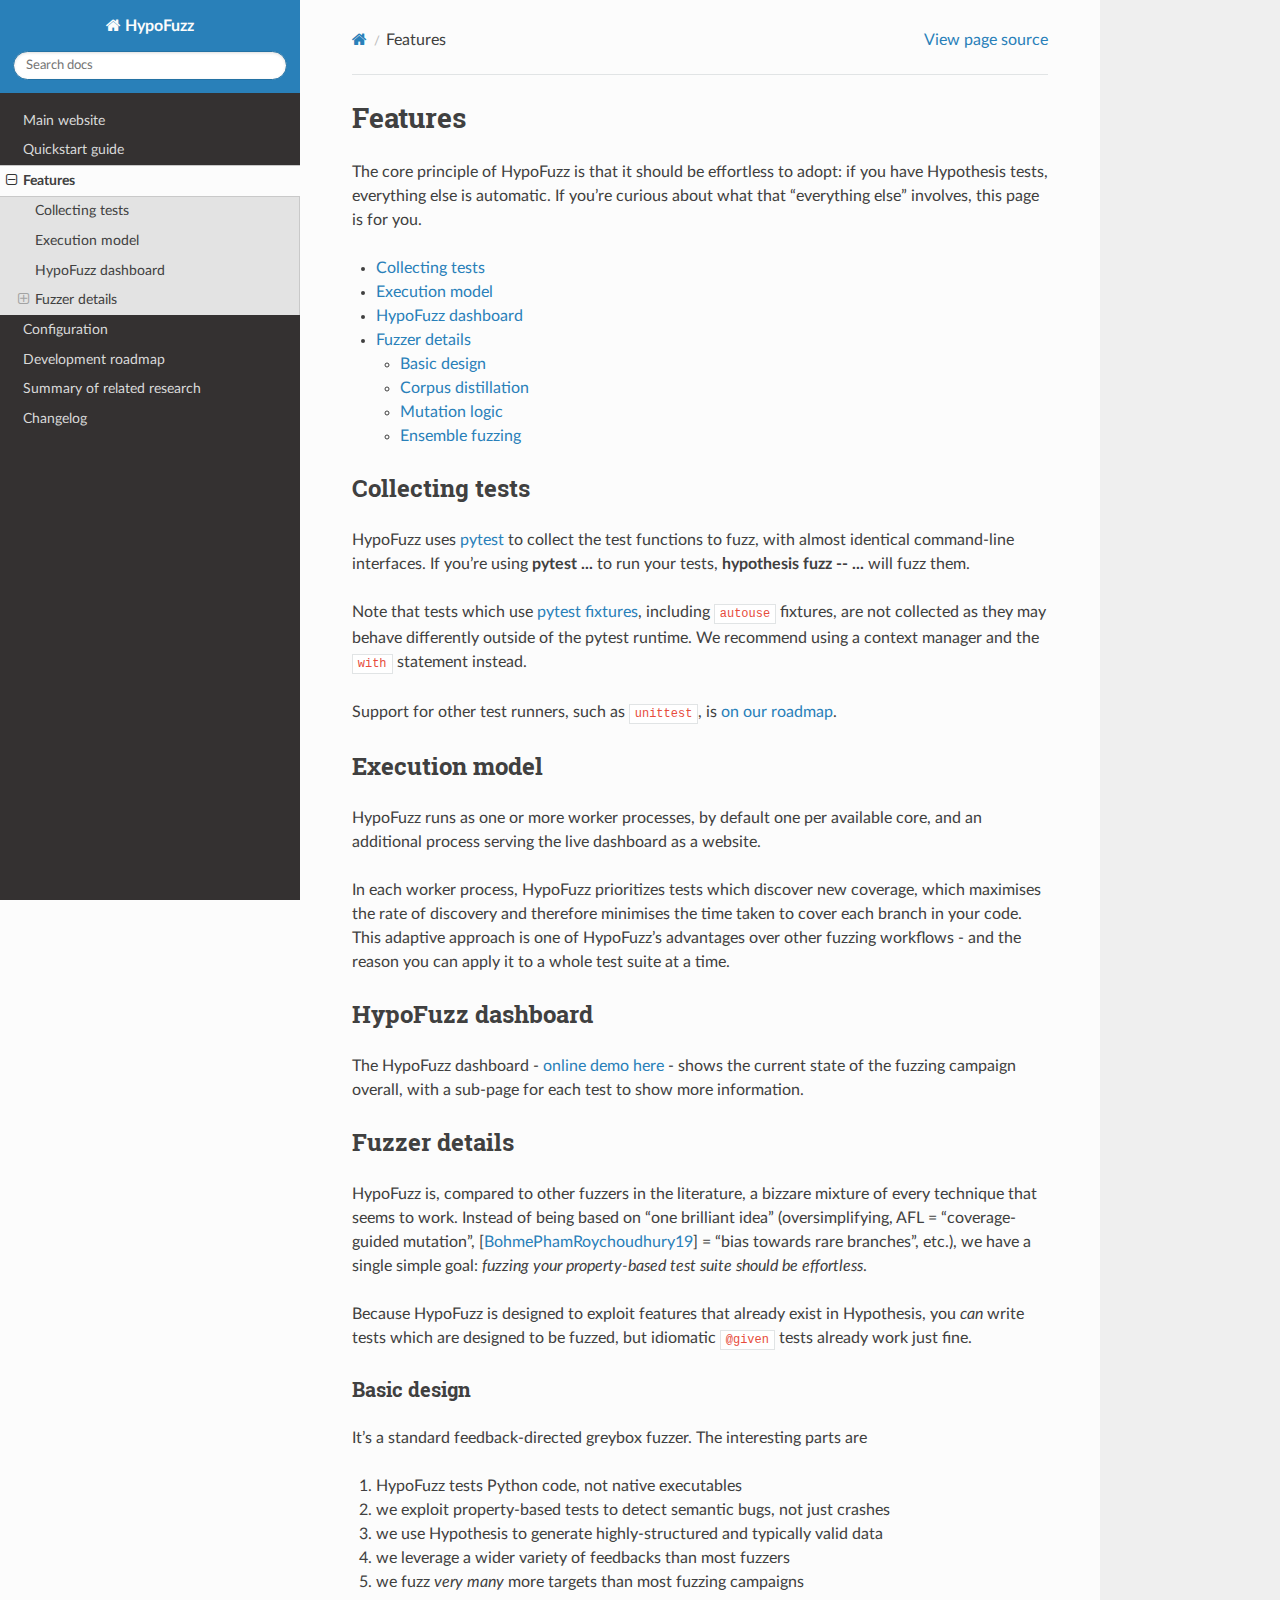
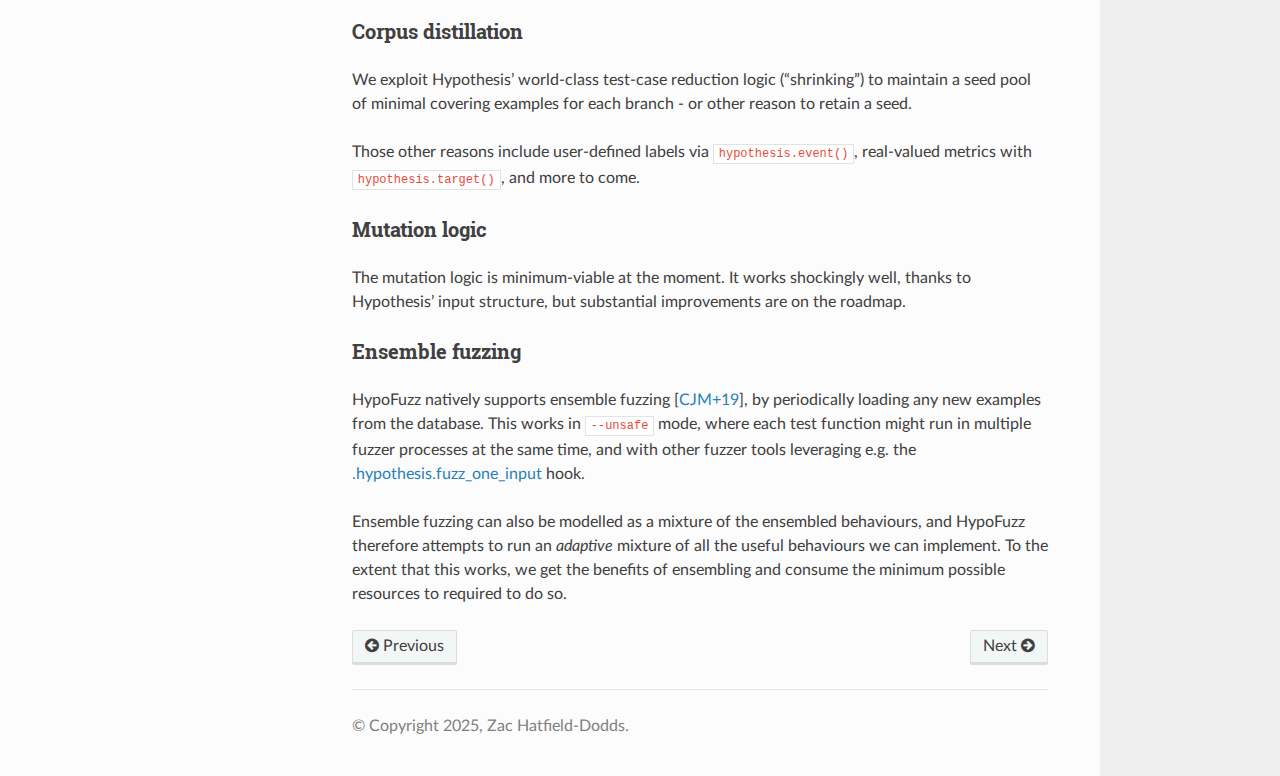
<file: docs/preview-1/docs/features.html>
<!DOCTYPE html>
<html class="writer-html5" lang="en" data-content_root="./">
<head>
  <meta charset="utf-8" /><meta name="viewport" content="width=device-width, initial-scale=1" />

  <meta name="viewport" content="width=device-width, initial-scale=1.0" />
  <title>Features &mdash; HypoFuzz docs</title>
      <link rel="stylesheet" type="text/css" href="_static/pygments.css?v=b86133f3" />
      <link rel="stylesheet" type="text/css" href="_static/css/theme.css?v=e59714d7" />

  
    <link rel="canonical" href="https://hypofuzz.com/docs/features.html" />
      <script src="_static/jquery.js?v=5d32c60e"></script>
      <script src="_static/_sphinx_javascript_frameworks_compat.js?v=2cd50e6c"></script>
      <script src="_static/documentation_options.js?v=5929fcd5"></script>
      <script src="_static/doctools.js?v=9bcbadda"></script>
      <script src="_static/sphinx_highlight.js?v=dc90522c"></script>
    <script src="_static/js/theme.js"></script>
    <link rel="index" title="Index" href="genindex.html" />
    <link rel="search" title="Search" href="search.html" />
    <link rel="next" title="Configuration" href="configuration.html" />
    <link rel="prev" title="Quickstart guide" href="quickstart.html" /> 
</head>

<body class="wy-body-for-nav"> 
  <div class="wy-grid-for-nav">
    <nav data-toggle="wy-nav-shift" class="wy-nav-side">
      <div class="wy-side-scroll">
        <div class="wy-side-nav-search" >

          
          
          <a href="index.html" class="icon icon-home">
            HypoFuzz
          </a>
<div role="search">
  <form id="rtd-search-form" class="wy-form" action="search.html" method="get">
    <input type="text" name="q" placeholder="Search docs" aria-label="Search docs" />
    <input type="hidden" name="check_keywords" value="yes" />
    <input type="hidden" name="area" value="default" />
  </form>
</div>
        </div><div class="wy-menu wy-menu-vertical" data-spy="affix" role="navigation" aria-label="Navigation menu">
              <ul class="current">
<li class="toctree-l1"><a class="reference external" href="https://hypofuzz.com/">Main website</a></li>
<li class="toctree-l1"><a class="reference internal" href="quickstart.html">Quickstart guide</a></li>
<li class="toctree-l1 current"><a class="current reference internal" href="#">Features</a><ul>
<li class="toctree-l2"><a class="reference internal" href="#collecting-tests">Collecting tests</a></li>
<li class="toctree-l2"><a class="reference internal" href="#execution-model">Execution model</a></li>
<li class="toctree-l2"><a class="reference internal" href="#hypofuzz-dashboard">HypoFuzz dashboard</a></li>
<li class="toctree-l2"><a class="reference internal" href="#fuzzer-details">Fuzzer details</a><ul>
<li class="toctree-l3"><a class="reference internal" href="#basic-design">Basic design</a></li>
<li class="toctree-l3"><a class="reference internal" href="#corpus-distillation">Corpus distillation</a></li>
<li class="toctree-l3"><a class="reference internal" href="#mutation-logic">Mutation logic</a></li>
<li class="toctree-l3"><a class="reference internal" href="#ensemble-fuzzing">Ensemble fuzzing</a></li>
</ul>
</li>
</ul>
</li>
<li class="toctree-l1"><a class="reference internal" href="configuration.html">Configuration</a></li>
<li class="toctree-l1"><a class="reference internal" href="roadmap.html">Development roadmap</a></li>
<li class="toctree-l1"><a class="reference internal" href="literature.html">Summary of related research</a></li>
<li class="toctree-l1"><a class="reference internal" href="changelog.html">Changelog</a></li>
</ul>

        </div>
      </div>
    </nav>

    <section data-toggle="wy-nav-shift" class="wy-nav-content-wrap"><nav class="wy-nav-top" aria-label="Mobile navigation menu" >
          <i data-toggle="wy-nav-top" class="fa fa-bars"></i>
          <a href="index.html">HypoFuzz</a>
      </nav>

      <div class="wy-nav-content">
        <div class="rst-content">
          <div role="navigation" aria-label="Page navigation">
  <ul class="wy-breadcrumbs">
      <li><a href="index.html" class="icon icon-home" aria-label="Home"></a></li>
      <li class="breadcrumb-item active">Features</li>
      <li class="wy-breadcrumbs-aside">
            <a href="_sources/features.rst.txt" rel="nofollow"> View page source</a>
      </li>
  </ul>
  <hr/>
</div>
          <div role="main" class="document" itemscope="itemscope" itemtype="http://schema.org/Article">
           <div itemprop="articleBody">
             
  <section id="features">
<h1>Features<a class="headerlink" href="#features" title="Link to this heading"></a></h1>
<p>The core principle of HypoFuzz is that it should be effortless to adopt:
if you have Hypothesis tests, everything else is automatic.  If you’re
curious about what that “everything else” involves, this page is for you.</p>
<nav class="contents local" id="contents">
<ul class="simple">
<li><p><a class="reference internal" href="#collecting-tests" id="id3">Collecting tests</a></p></li>
<li><p><a class="reference internal" href="#execution-model" id="id4">Execution model</a></p></li>
<li><p><a class="reference internal" href="#hypofuzz-dashboard" id="id5">HypoFuzz dashboard</a></p></li>
<li><p><a class="reference internal" href="#fuzzer-details" id="id6">Fuzzer details</a></p>
<ul>
<li><p><a class="reference internal" href="#basic-design" id="id7">Basic design</a></p></li>
<li><p><a class="reference internal" href="#corpus-distillation" id="id8">Corpus distillation</a></p></li>
<li><p><a class="reference internal" href="#mutation-logic" id="id9">Mutation logic</a></p></li>
<li><p><a class="reference internal" href="#ensemble-fuzzing" id="id10">Ensemble fuzzing</a></p></li>
</ul>
</li>
</ul>
</nav>
<section id="collecting-tests">
<h2><a class="toc-backref" href="#id3" role="doc-backlink">Collecting tests</a><a class="headerlink" href="#collecting-tests" title="Link to this heading"></a></h2>
<p>HypoFuzz uses <a class="extlink-pypi reference external" href="https://pypi.org/project/pytest">pytest</a> to collect the test functions to fuzz,
with almost identical command-line interfaces.  If you’re using
<strong class="command">pytest ...</strong> to run your tests, <strong class="command">hypothesis fuzz -- ...</strong>
will fuzz them.</p>
<p>Note that tests which use <a class="reference external" href="https://docs.pytest.org/en/stable/fixture.html">pytest fixtures</a>,
including <code class="docutils literal notranslate"><span class="pre">autouse</span></code> fixtures, are not collected as they may behave
differently outside of the pytest runtime.  We recommend using a context
manager and the <code class="docutils literal notranslate"><span class="pre">with</span></code> statement instead.</p>
<p>Support for other test runners, such as <a class="reference external" href="https://docs.python.org/3/library/unittest.html#module-unittest" title="(in Python v3.13)"><code class="docutils literal notranslate"><span class="pre">unittest</span></code></a>,
is <a class="reference internal" href="roadmap.html"><span class="doc">on our roadmap</span></a>.</p>
</section>
<section id="execution-model">
<h2><a class="toc-backref" href="#id4" role="doc-backlink">Execution model</a><a class="headerlink" href="#execution-model" title="Link to this heading"></a></h2>
<p>HypoFuzz runs as one or more worker processes, by default one per available
core, and an additional process serving the live dashboard as a website.</p>
<p>In each worker process, HypoFuzz prioritizes tests which discover new coverage,
which maximises the rate of discovery and therefore minimises the time taken
to cover each branch in your code.  This adaptive approach is one of HypoFuzz’s
advantages over other fuzzing workflows - and the reason you can apply it to
a whole test suite at a time.</p>
</section>
<section id="hypofuzz-dashboard">
<h2><a class="toc-backref" href="#id5" role="doc-backlink">HypoFuzz dashboard</a><a class="headerlink" href="#hypofuzz-dashboard" title="Link to this heading"></a></h2>
<p>The HypoFuzz dashboard - <a class="reference external" href="../../example-dashboard/">online demo here</a> - shows
the current state of the fuzzing campaign overall, with a sub-page for each test
to show more information.</p>
</section>
<section id="fuzzer-details">
<h2><a class="toc-backref" href="#id6" role="doc-backlink">Fuzzer details</a><a class="headerlink" href="#fuzzer-details" title="Link to this heading"></a></h2>
<p>HypoFuzz is, compared to other fuzzers in the literature, a bizzare mixture of
every technique that seems to work.  Instead of being based on “one brilliant
idea” (oversimplifying, AFL = “coverage-guided mutation”, <span id="id1">[<a class="reference internal" href="literature.html#id78" title="M. Böhme, V. Pham, and A. Roychoudhury. Coverage-based greybox fuzzing as markov chain. IEEE Transactions on Software Engineering, 45(5):489-506, 2019. URL: https://mboehme.github.io/paper/TSE18.pdf, doi:10.1109/TSE.2017.2785841.">BohmePhamRoychoudhury19</a>]</span>
=  “bias towards rare branches”, etc.), we have a single simple goal:
<em>fuzzing your property-based test suite should be effortless</em>.</p>
<p>Because HypoFuzz is designed to exploit features that already exist in Hypothesis,
you <em>can</em> write tests which are designed to be fuzzed, but idiomatic <code class="docutils literal notranslate"><span class="pre">&#64;given</span></code>
tests already work just fine.</p>
<section id="basic-design">
<h3><a class="toc-backref" href="#id7" role="doc-backlink">Basic design</a><a class="headerlink" href="#basic-design" title="Link to this heading"></a></h3>
<p>It’s a standard feedback-directed greybox fuzzer.  The interesting parts are</p>
<ol class="arabic simple">
<li><p>HypoFuzz tests Python code, not native executables</p></li>
<li><p>we exploit property-based tests to detect semantic bugs, not just crashes</p></li>
<li><p>we use Hypothesis to generate highly-structured and typically valid data</p></li>
<li><p>we leverage a wider variety of feedbacks than most fuzzers</p></li>
<li><p>we fuzz <em>very many</em> more targets than most fuzzing campaigns</p></li>
</ol>
</section>
<section id="corpus-distillation">
<h3><a class="toc-backref" href="#id8" role="doc-backlink">Corpus distillation</a><a class="headerlink" href="#corpus-distillation" title="Link to this heading"></a></h3>
<p>We exploit Hypothesis’ world-class test-case reduction logic (“shrinking”) to
maintain a seed pool of minimal covering examples for each branch - or other
reason to retain a seed.</p>
<p>Those other reasons include user-defined labels via <a class="reference external" href="https://hypothesis.readthedocs.io/en/latest/reference/api.html#hypothesis.event" title="(in Hypothesis v6.130.6)"><code class="docutils literal notranslate"><span class="pre">hypothesis.event()</span></code></a>,
real-valued metrics with <a class="reference external" href="https://hypothesis.readthedocs.io/en/latest/reference/api.html#hypothesis.target" title="(in Hypothesis v6.130.6)"><code class="docutils literal notranslate"><span class="pre">hypothesis.target()</span></code></a>,
and more to come.</p>
</section>
<section id="mutation-logic">
<h3><a class="toc-backref" href="#id9" role="doc-backlink">Mutation logic</a><a class="headerlink" href="#mutation-logic" title="Link to this heading"></a></h3>
<p>The mutation logic is minimum-viable at the moment.  It works shockingly well,
thanks to Hypothesis’ input structure, but substantial improvements are on the
roadmap.</p>
</section>
<section id="ensemble-fuzzing">
<h3><a class="toc-backref" href="#id10" role="doc-backlink">Ensemble fuzzing</a><a class="headerlink" href="#ensemble-fuzzing" title="Link to this heading"></a></h3>
<p>HypoFuzz natively supports ensemble fuzzing <span id="id2">[<a class="reference internal" href="literature.html#id81" title="Yuanliang Chen, Yu Jiang, Fuchen Ma, Jie Liang, Mingzhe Wang, Chijin Zhou, Xun Jiao, and Zhuo Su. Enfuzz: ensemble fuzzing with seed synchronization among diverse fuzzers. In USENIX Security Symposium. 2019. URL: https://www.usenix.org/system/files/sec19-chen-yuanliang.pdf.">CJM+19</a>]</span>, by periodically loading
any new examples from the database.  This works in <code class="docutils literal notranslate"><span class="pre">--unsafe</span></code> mode, where each
test function might run in multiple fuzzer processes at the same time, and with
other fuzzer tools leveraging e.g. the <a class="reference external" href="https://hypothesis.readthedocs.io/en/latest/details.html#use-with-external-fuzzers">.hypothesis.fuzz_one_input</a>
hook.</p>
<p>Ensemble fuzzing can also be modelled as a mixture of the ensembled behaviours,
and HypoFuzz therefore attempts to run an <em>adaptive</em> mixture of all the useful
behaviours we can implement.  To the extent that this works, we get the benefits
of ensembling and consume the minimum possible resources to required to do so.</p>
</section>
</section>
</section>


           </div>
          </div>
          <footer><div class="rst-footer-buttons" role="navigation" aria-label="Footer">
        <a href="quickstart.html" class="btn btn-neutral float-left" title="Quickstart guide" accesskey="p" rel="prev"><span class="fa fa-arrow-circle-left" aria-hidden="true"></span> Previous</a>
        <a href="configuration.html" class="btn btn-neutral float-right" title="Configuration" accesskey="n" rel="next">Next <span class="fa fa-arrow-circle-right" aria-hidden="true"></span></a>
    </div>

  <hr/>

  <div role="contentinfo">
    <p>&#169; Copyright 2025, Zac Hatfield-Dodds.</p>
  </div>

   

</footer>
        </div>
      </div>
    </section>
  </div>
  <script>
      jQuery(function () {
          SphinxRtdTheme.Navigation.enable(true);
      });
  </script>
    <!-- Theme Analytics -->
    <script async src="https://www.googletagmanager.com/gtag/js?id=UA-176879127-1"></script>
    <script>
      window.dataLayer = window.dataLayer || [];
      function gtag(){dataLayer.push(arguments);}
      gtag('js', new Date());

      gtag('config', 'UA-176879127-1', {
          'anonymize_ip': false,
      });
    </script> 

</body>
</html>
</file>
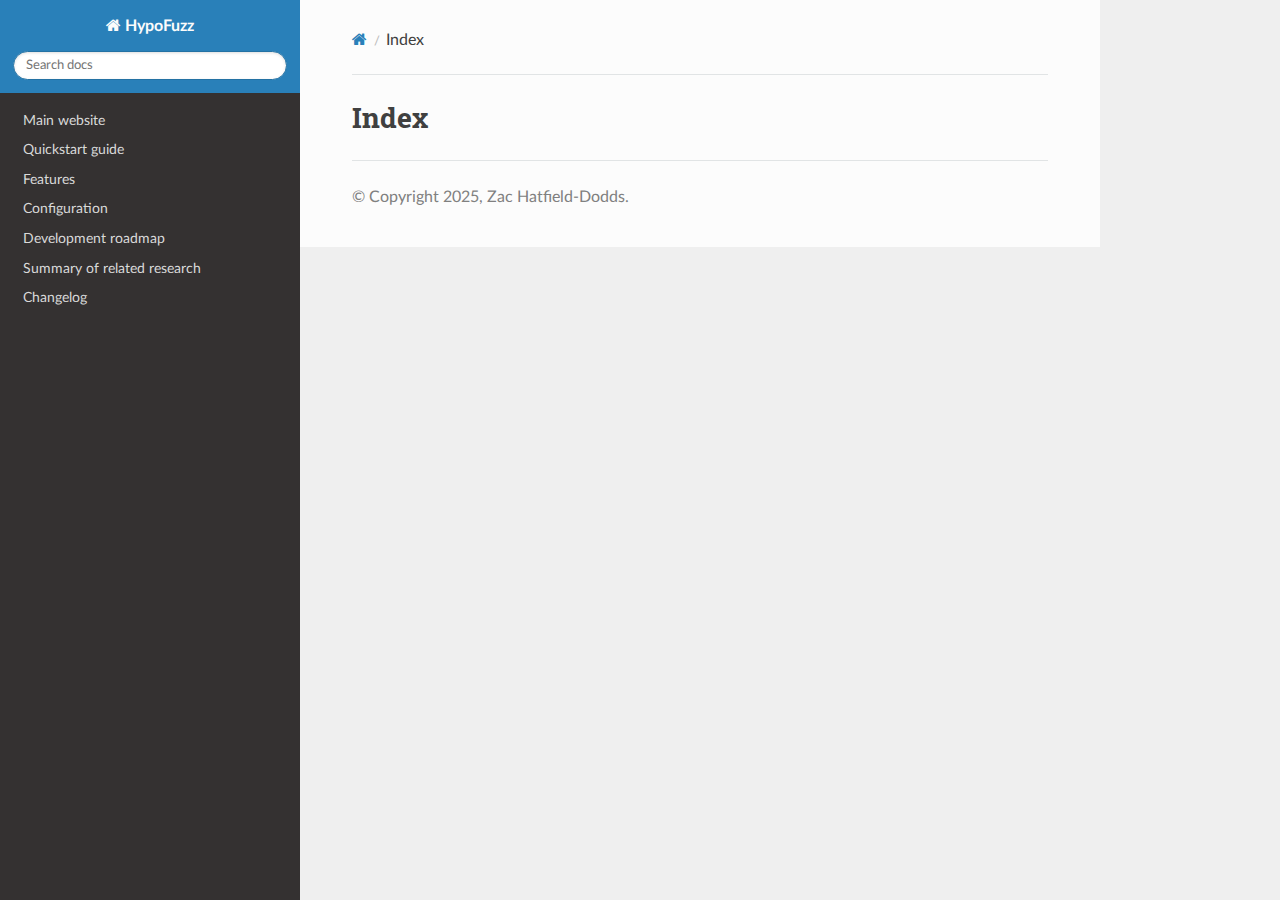
<file: docs/preview-1/docs/genindex.html>
<!DOCTYPE html>
<html class="writer-html5" lang="en" data-content_root="./">
<head>
  <meta charset="utf-8" />
  <meta name="viewport" content="width=device-width, initial-scale=1.0" />
  <title>Index &mdash; HypoFuzz docs</title>
      <link rel="stylesheet" type="text/css" href="_static/pygments.css?v=b86133f3" />
      <link rel="stylesheet" type="text/css" href="_static/css/theme.css?v=e59714d7" />

  
    <link rel="canonical" href="https://hypofuzz.com/docs/genindex.html" />
      <script src="_static/jquery.js?v=5d32c60e"></script>
      <script src="_static/_sphinx_javascript_frameworks_compat.js?v=2cd50e6c"></script>
      <script src="_static/documentation_options.js?v=5929fcd5"></script>
      <script src="_static/doctools.js?v=9bcbadda"></script>
      <script src="_static/sphinx_highlight.js?v=dc90522c"></script>
    <script src="_static/js/theme.js"></script>
    <link rel="index" title="Index" href="#" />
    <link rel="search" title="Search" href="search.html" /> 
</head>

<body class="wy-body-for-nav"> 
  <div class="wy-grid-for-nav">
    <nav data-toggle="wy-nav-shift" class="wy-nav-side">
      <div class="wy-side-scroll">
        <div class="wy-side-nav-search" >

          
          
          <a href="index.html" class="icon icon-home">
            HypoFuzz
          </a>
<div role="search">
  <form id="rtd-search-form" class="wy-form" action="search.html" method="get">
    <input type="text" name="q" placeholder="Search docs" aria-label="Search docs" />
    <input type="hidden" name="check_keywords" value="yes" />
    <input type="hidden" name="area" value="default" />
  </form>
</div>
        </div><div class="wy-menu wy-menu-vertical" data-spy="affix" role="navigation" aria-label="Navigation menu">
              <ul>
<li class="toctree-l1"><a class="reference external" href="https://hypofuzz.com/">Main website</a></li>
<li class="toctree-l1"><a class="reference internal" href="quickstart.html">Quickstart guide</a></li>
<li class="toctree-l1"><a class="reference internal" href="features.html">Features</a></li>
<li class="toctree-l1"><a class="reference internal" href="configuration.html">Configuration</a></li>
<li class="toctree-l1"><a class="reference internal" href="roadmap.html">Development roadmap</a></li>
<li class="toctree-l1"><a class="reference internal" href="literature.html">Summary of related research</a></li>
<li class="toctree-l1"><a class="reference internal" href="changelog.html">Changelog</a></li>
</ul>

        </div>
      </div>
    </nav>

    <section data-toggle="wy-nav-shift" class="wy-nav-content-wrap"><nav class="wy-nav-top" aria-label="Mobile navigation menu" >
          <i data-toggle="wy-nav-top" class="fa fa-bars"></i>
          <a href="index.html">HypoFuzz</a>
      </nav>

      <div class="wy-nav-content">
        <div class="rst-content">
          <div role="navigation" aria-label="Page navigation">
  <ul class="wy-breadcrumbs">
      <li><a href="index.html" class="icon icon-home" aria-label="Home"></a></li>
      <li class="breadcrumb-item active">Index</li>
      <li class="wy-breadcrumbs-aside">
      </li>
  </ul>
  <hr/>
</div>
          <div role="main" class="document" itemscope="itemscope" itemtype="http://schema.org/Article">
           <div itemprop="articleBody">
             

<h1 id="index">Index</h1>

<div class="genindex-jumpbox">
 
</div>


           </div>
          </div>
          <footer>

  <hr/>

  <div role="contentinfo">
    <p>&#169; Copyright 2025, Zac Hatfield-Dodds.</p>
  </div>

   

</footer>
        </div>
      </div>
    </section>
  </div>
  <script>
      jQuery(function () {
          SphinxRtdTheme.Navigation.enable(true);
      });
  </script>
    <!-- Theme Analytics -->
    <script async src="https://www.googletagmanager.com/gtag/js?id=UA-176879127-1"></script>
    <script>
      window.dataLayer = window.dataLayer || [];
      function gtag(){dataLayer.push(arguments);}
      gtag('js', new Date());

      gtag('config', 'UA-176879127-1', {
          'anonymize_ip': false,
      });
    </script> 

</body>
</html>
</file>
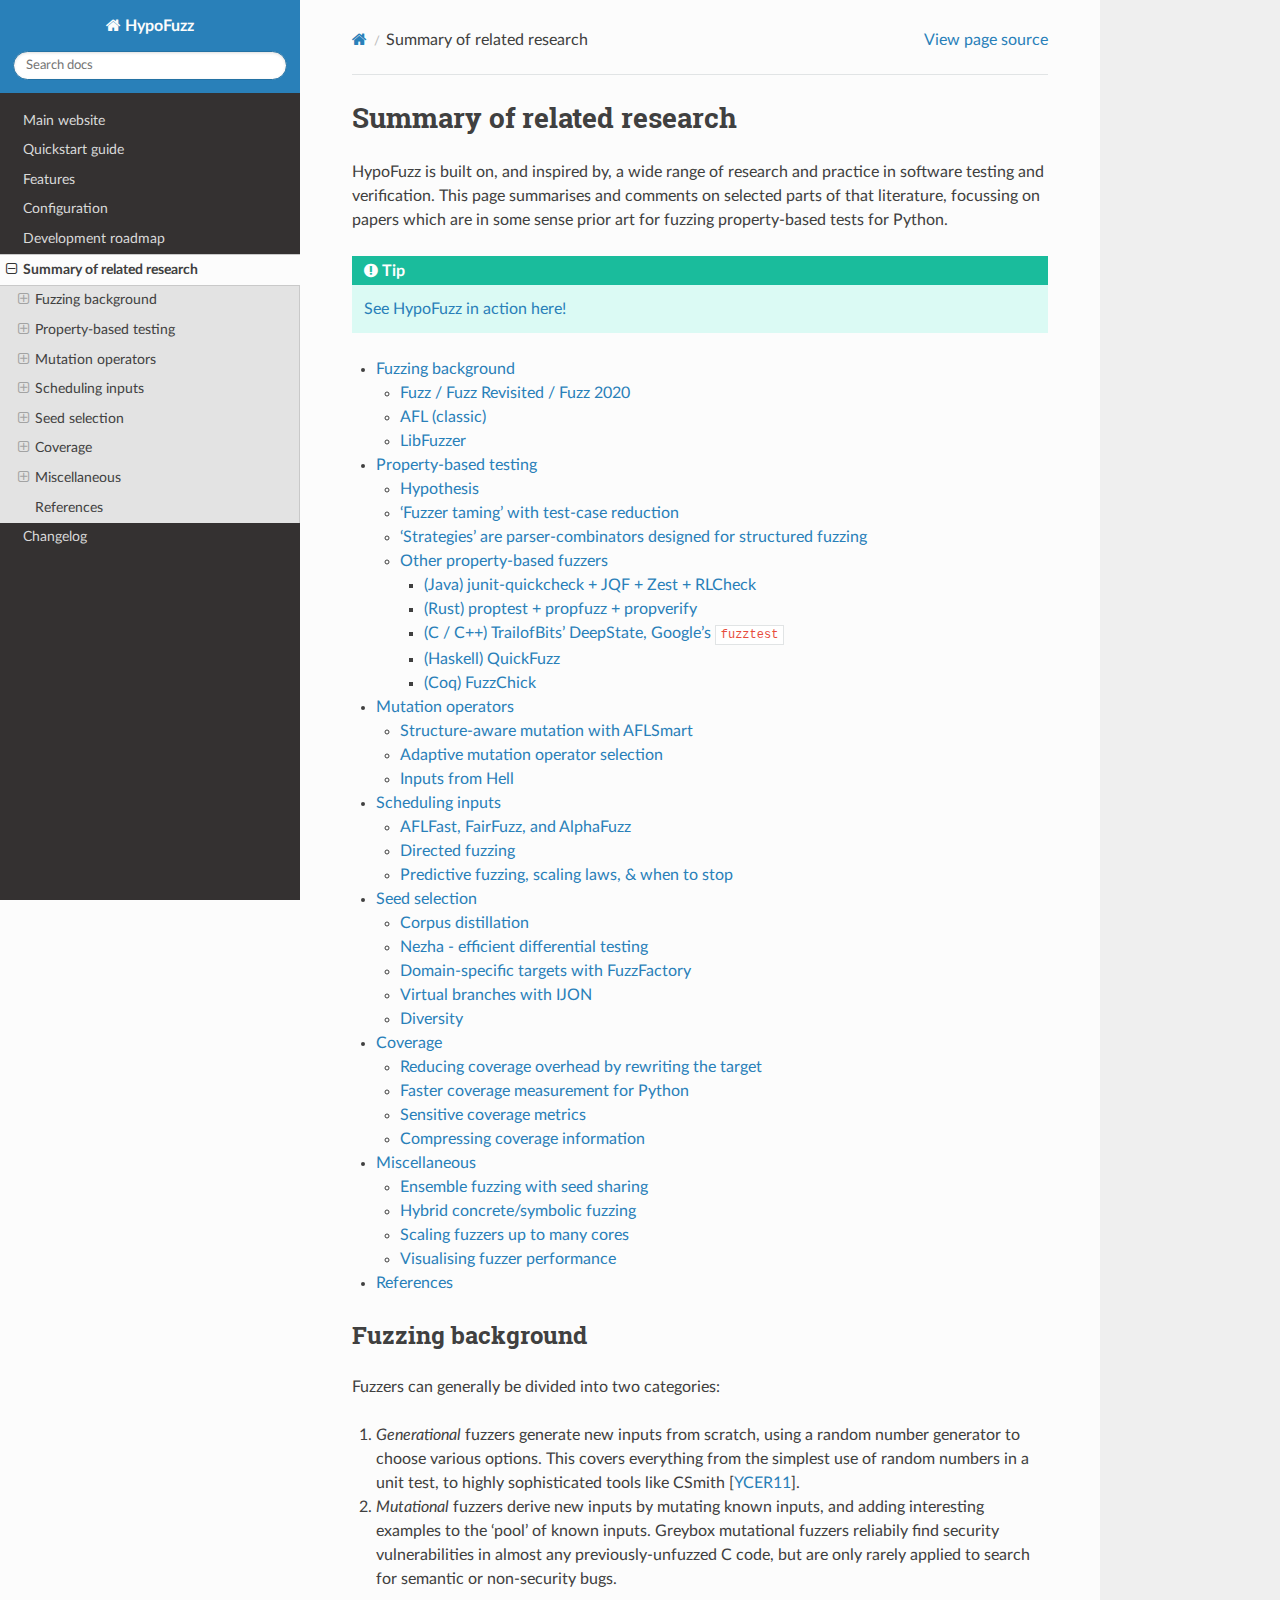
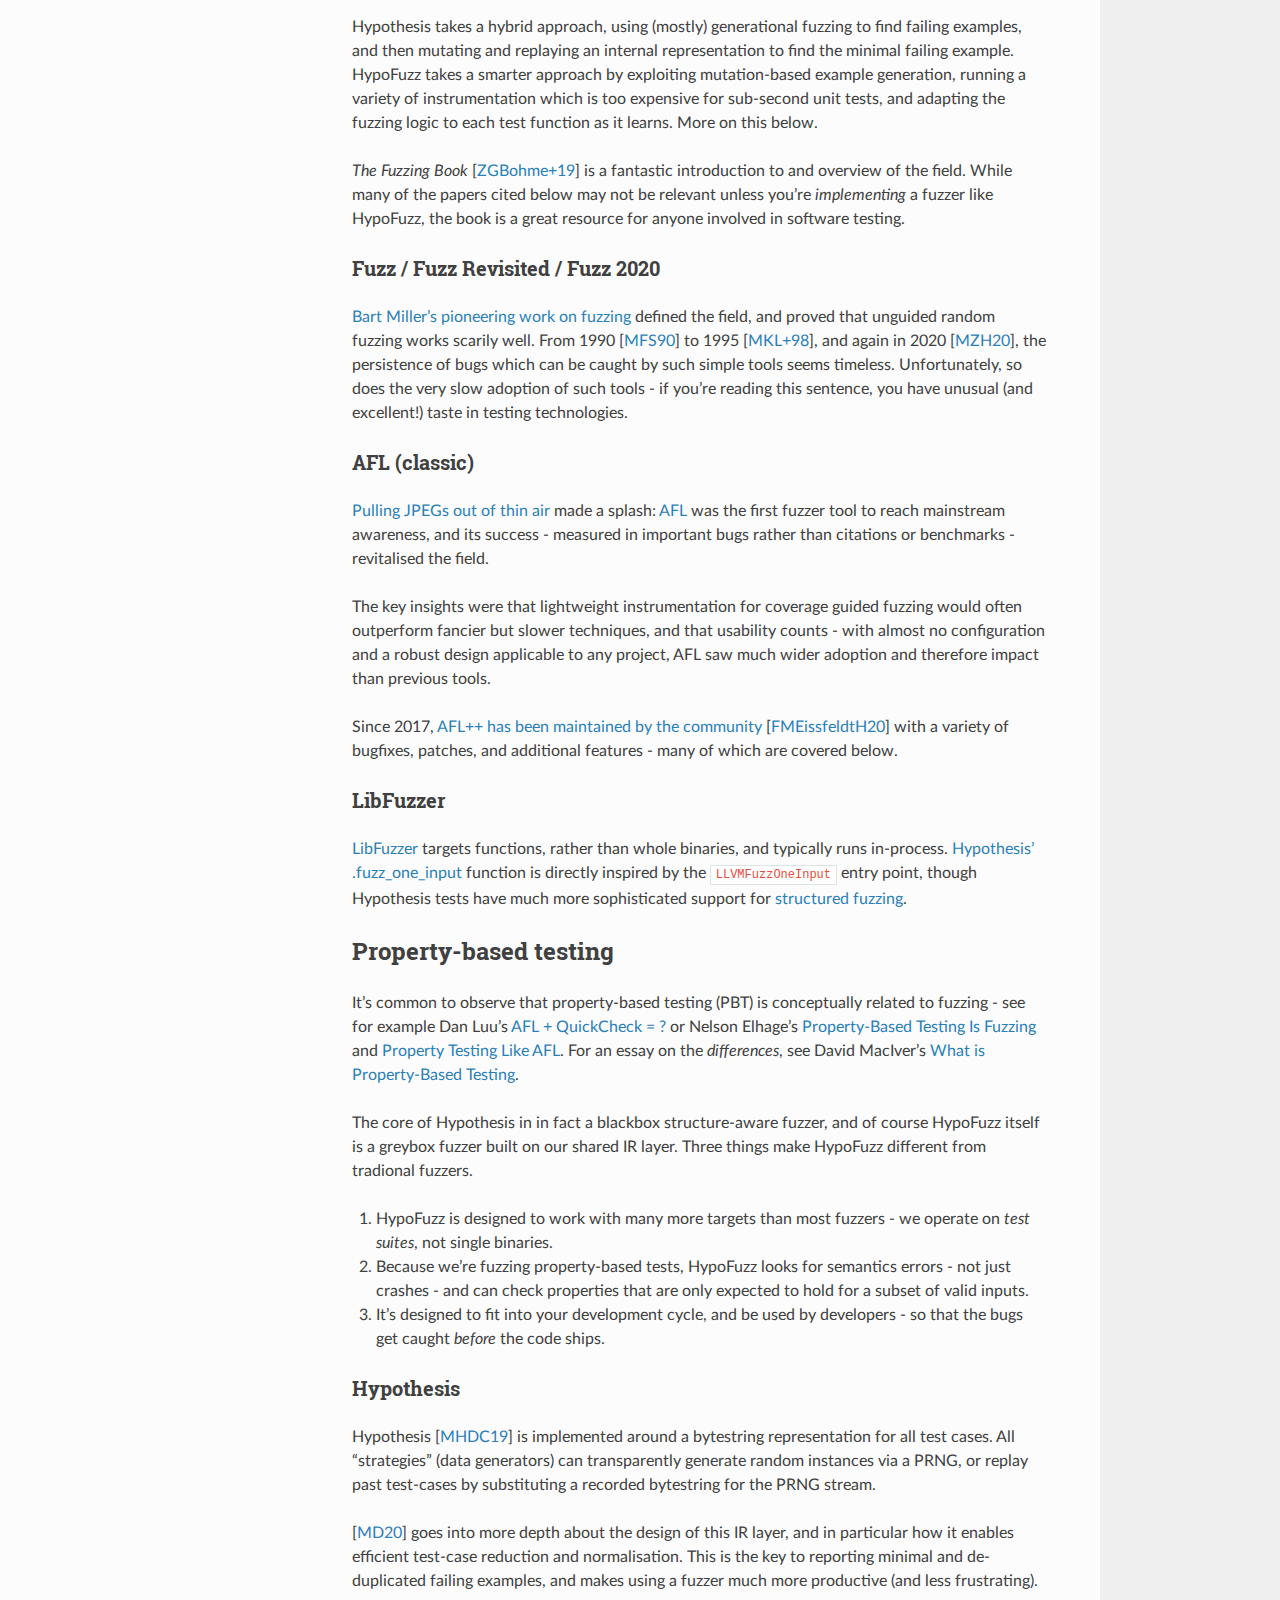
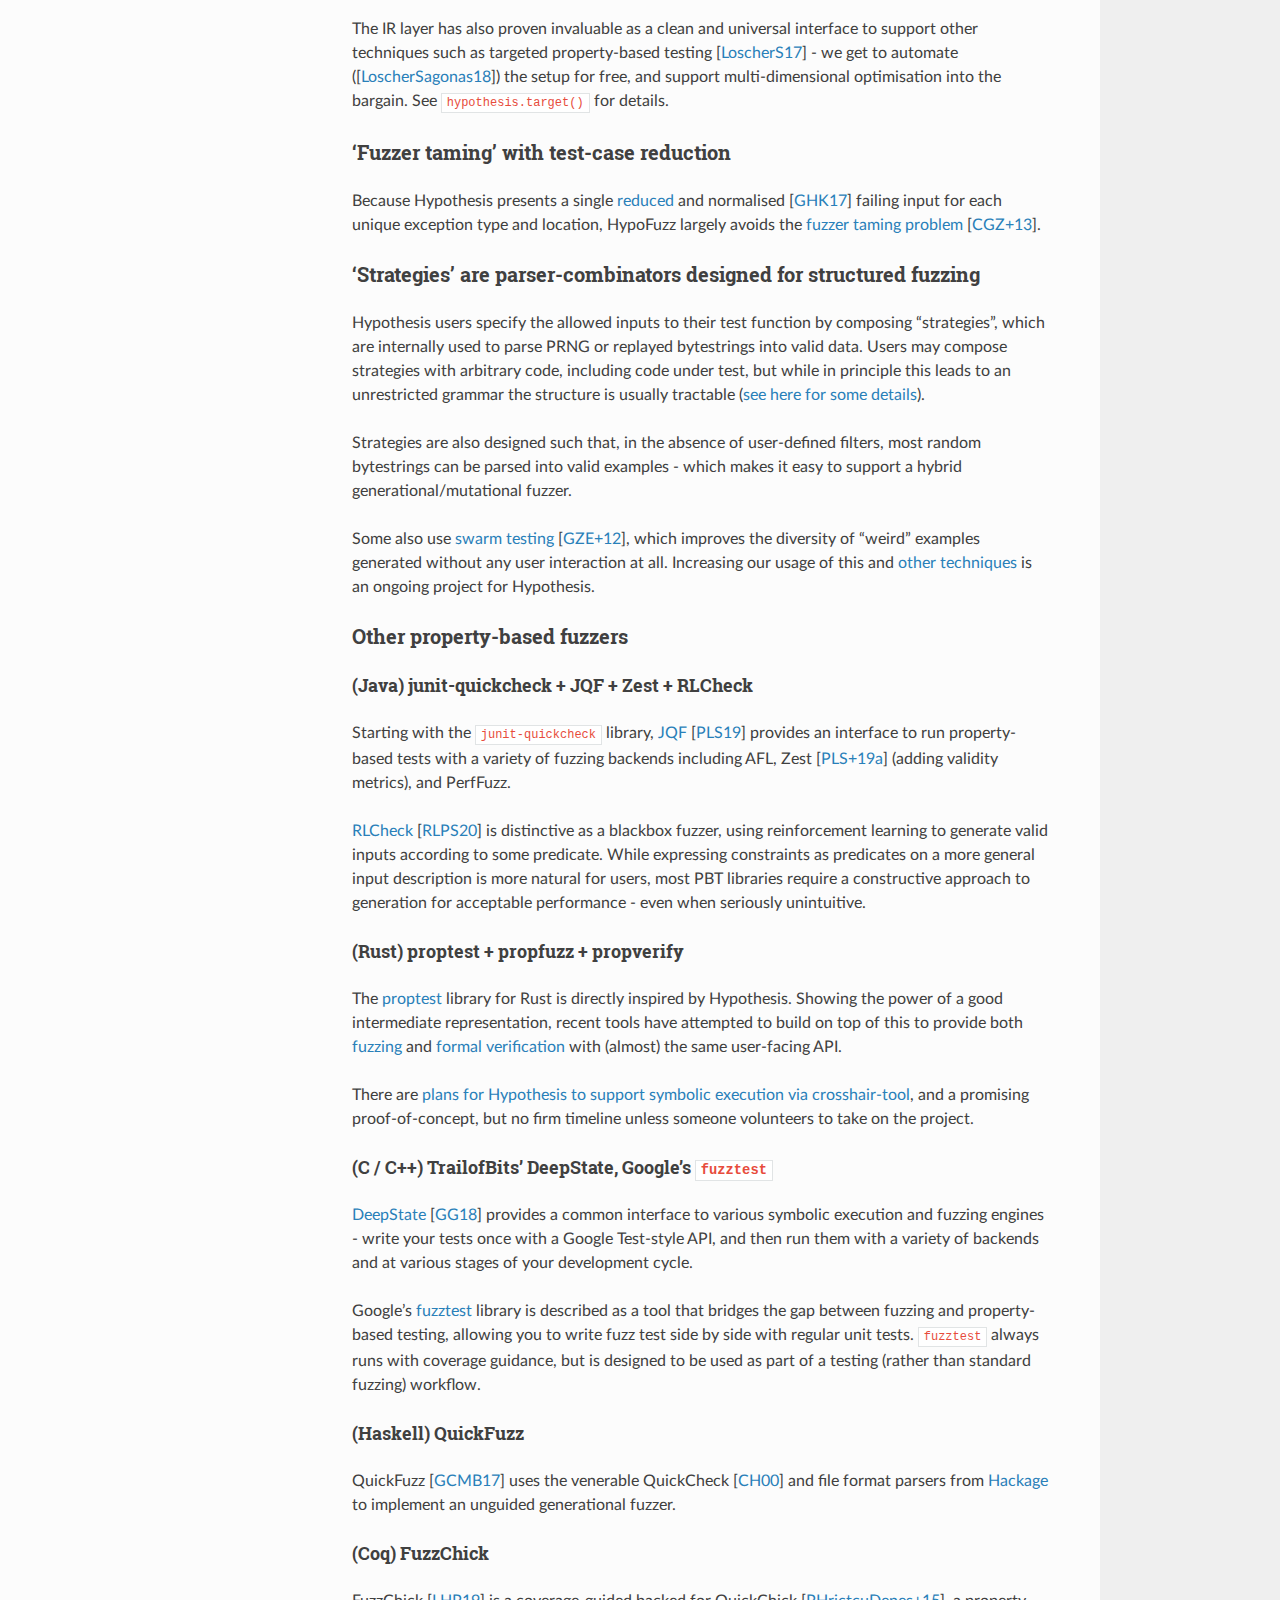
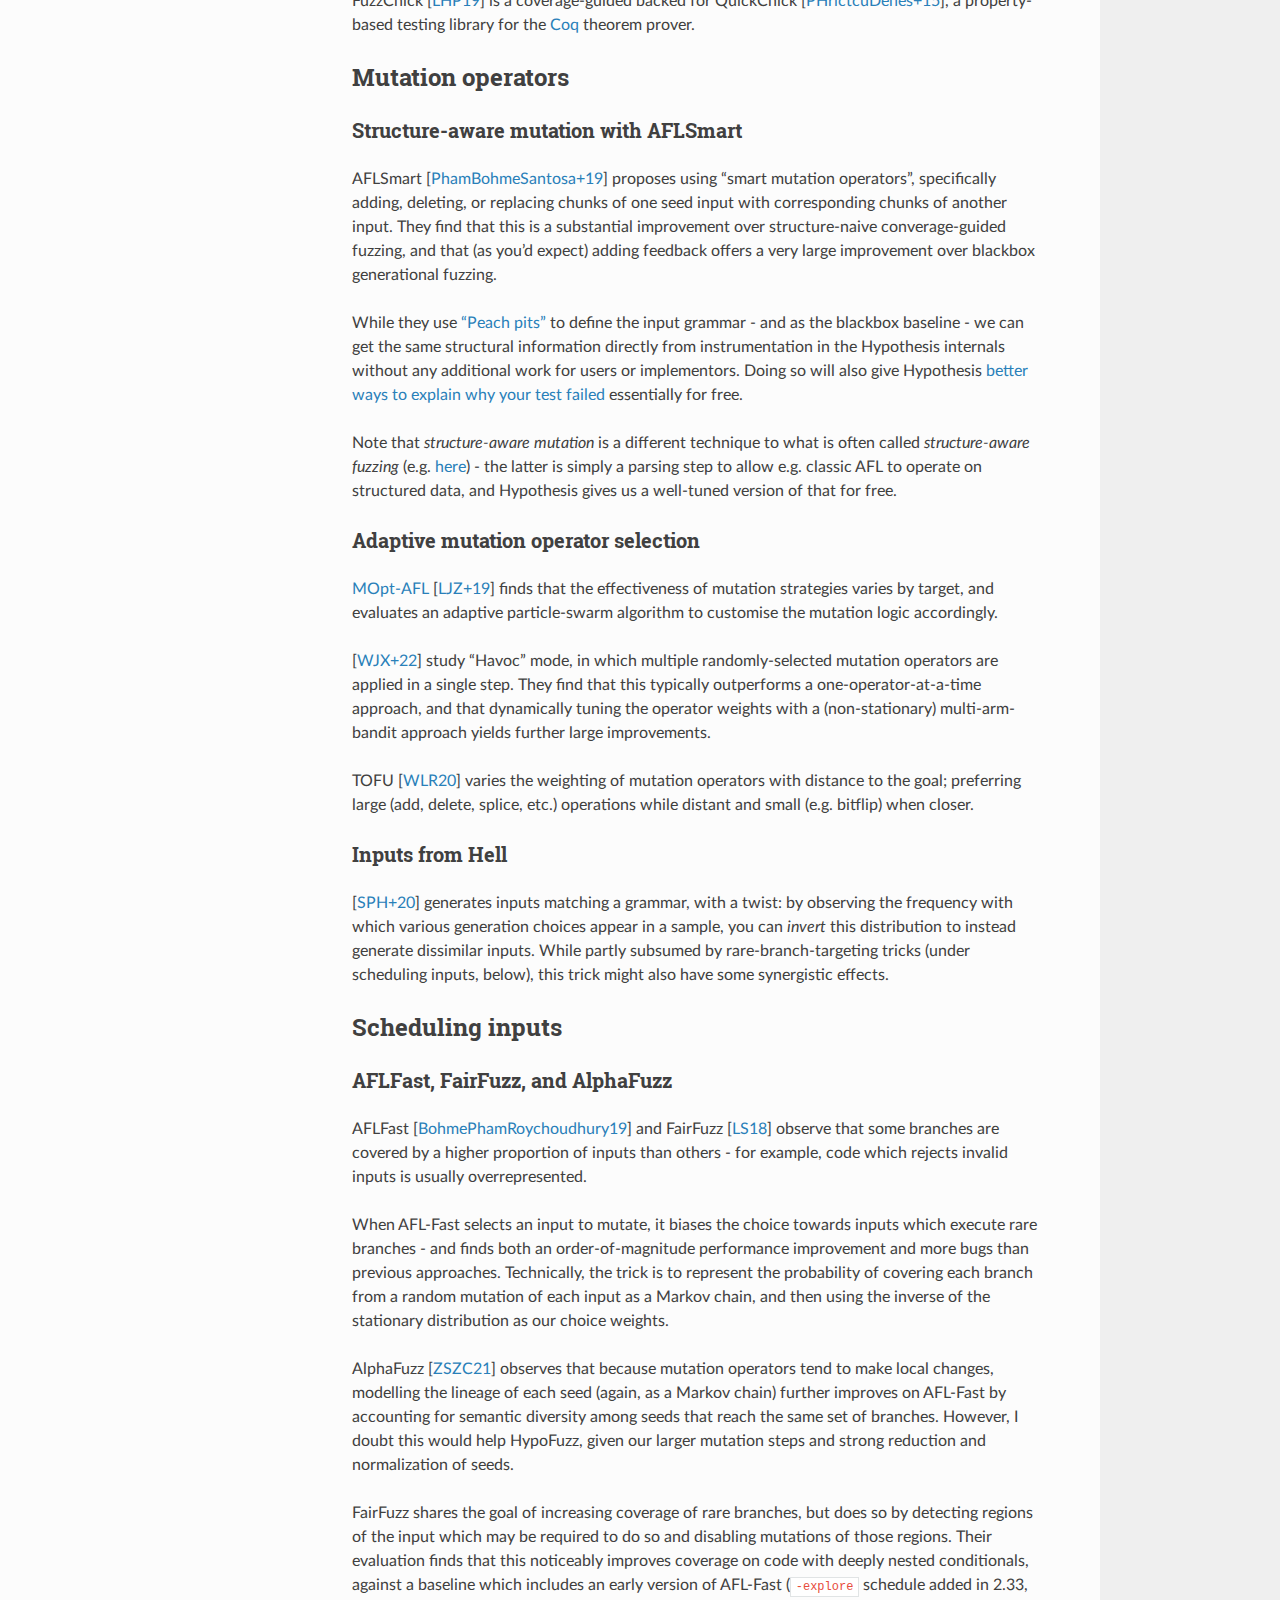
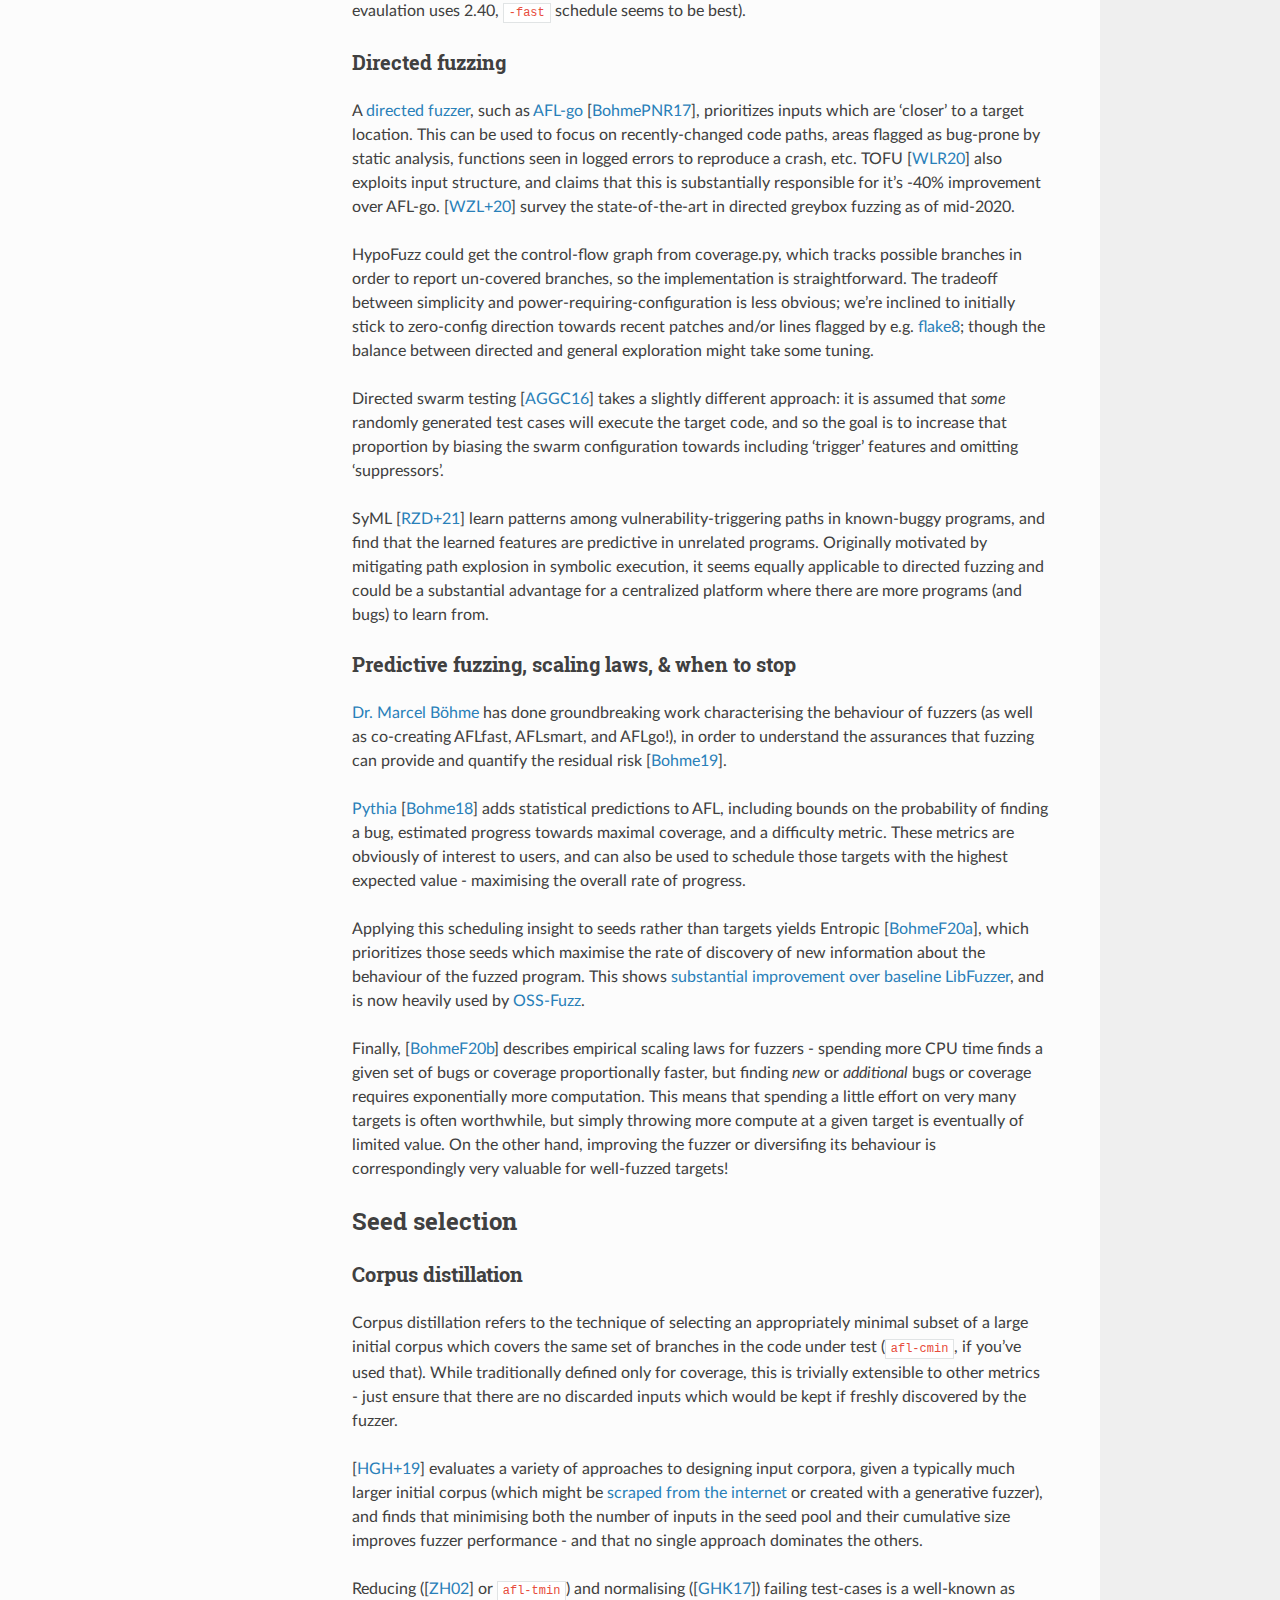
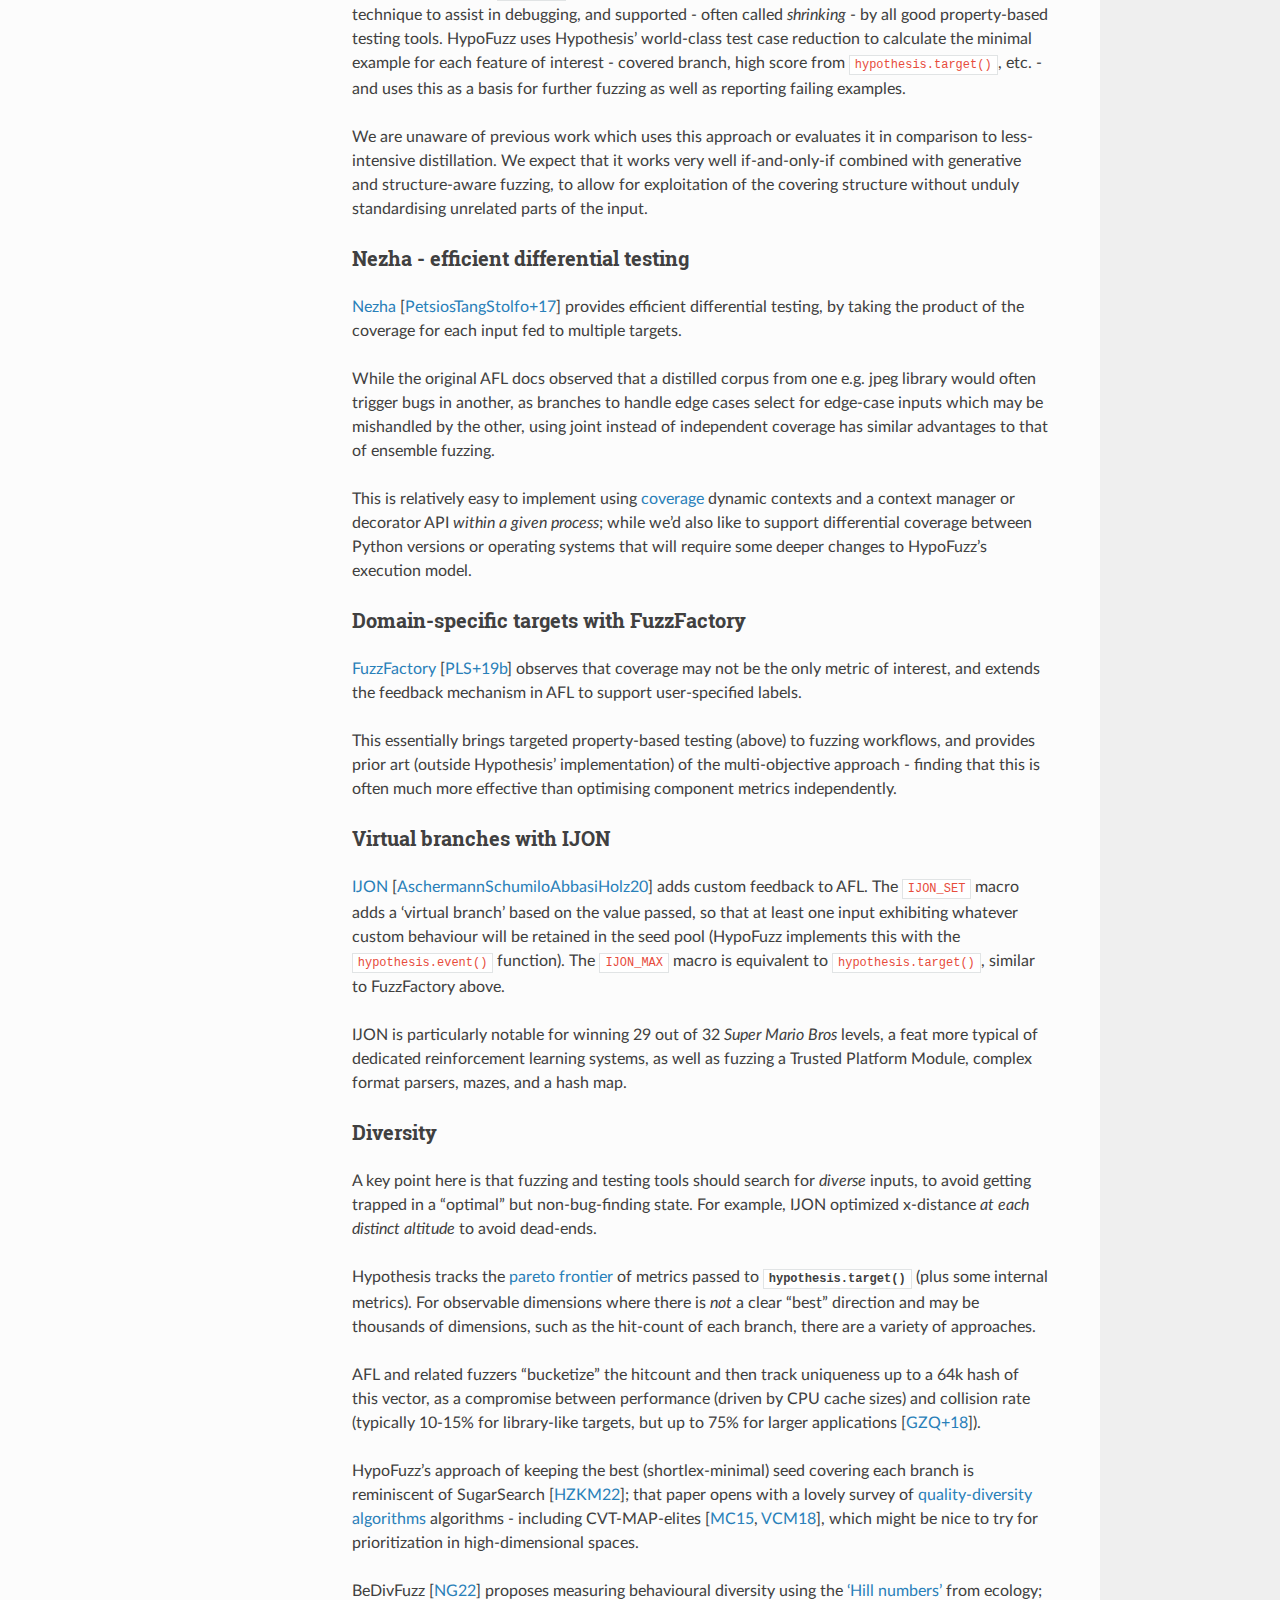
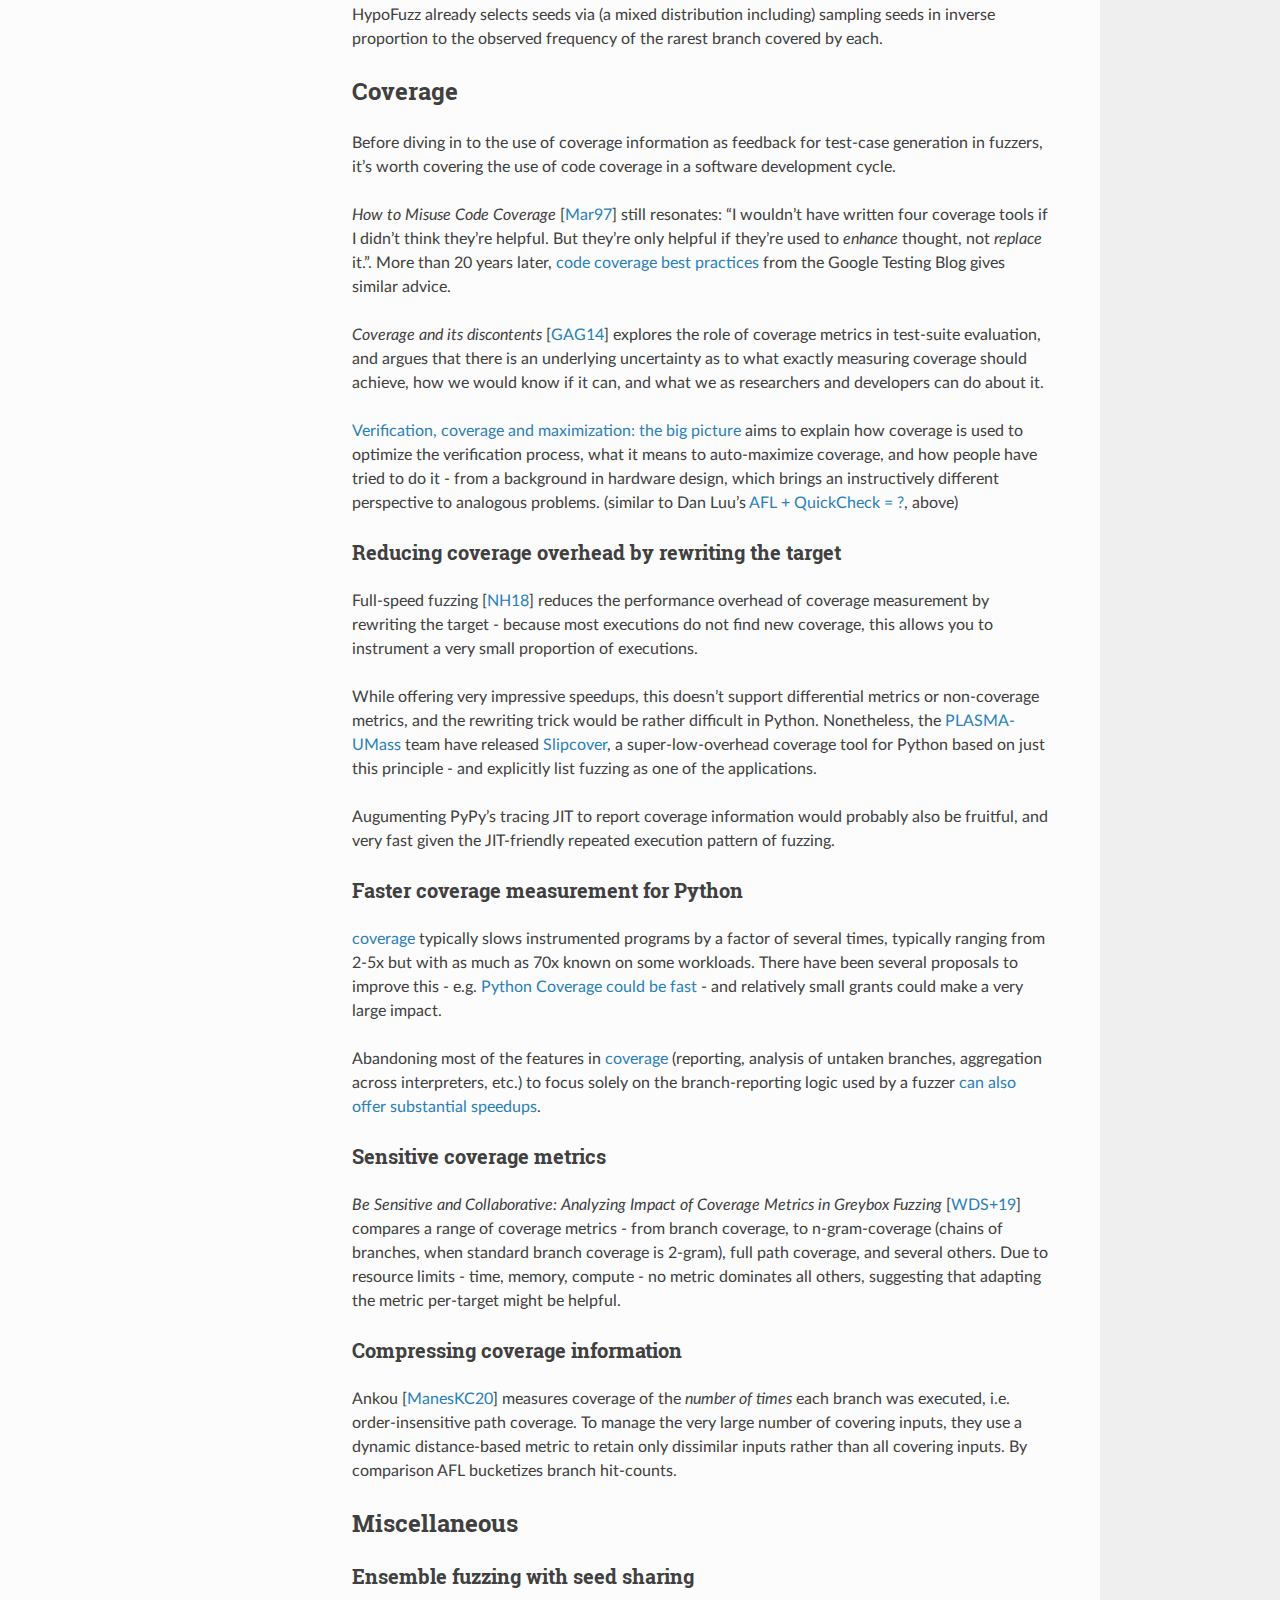
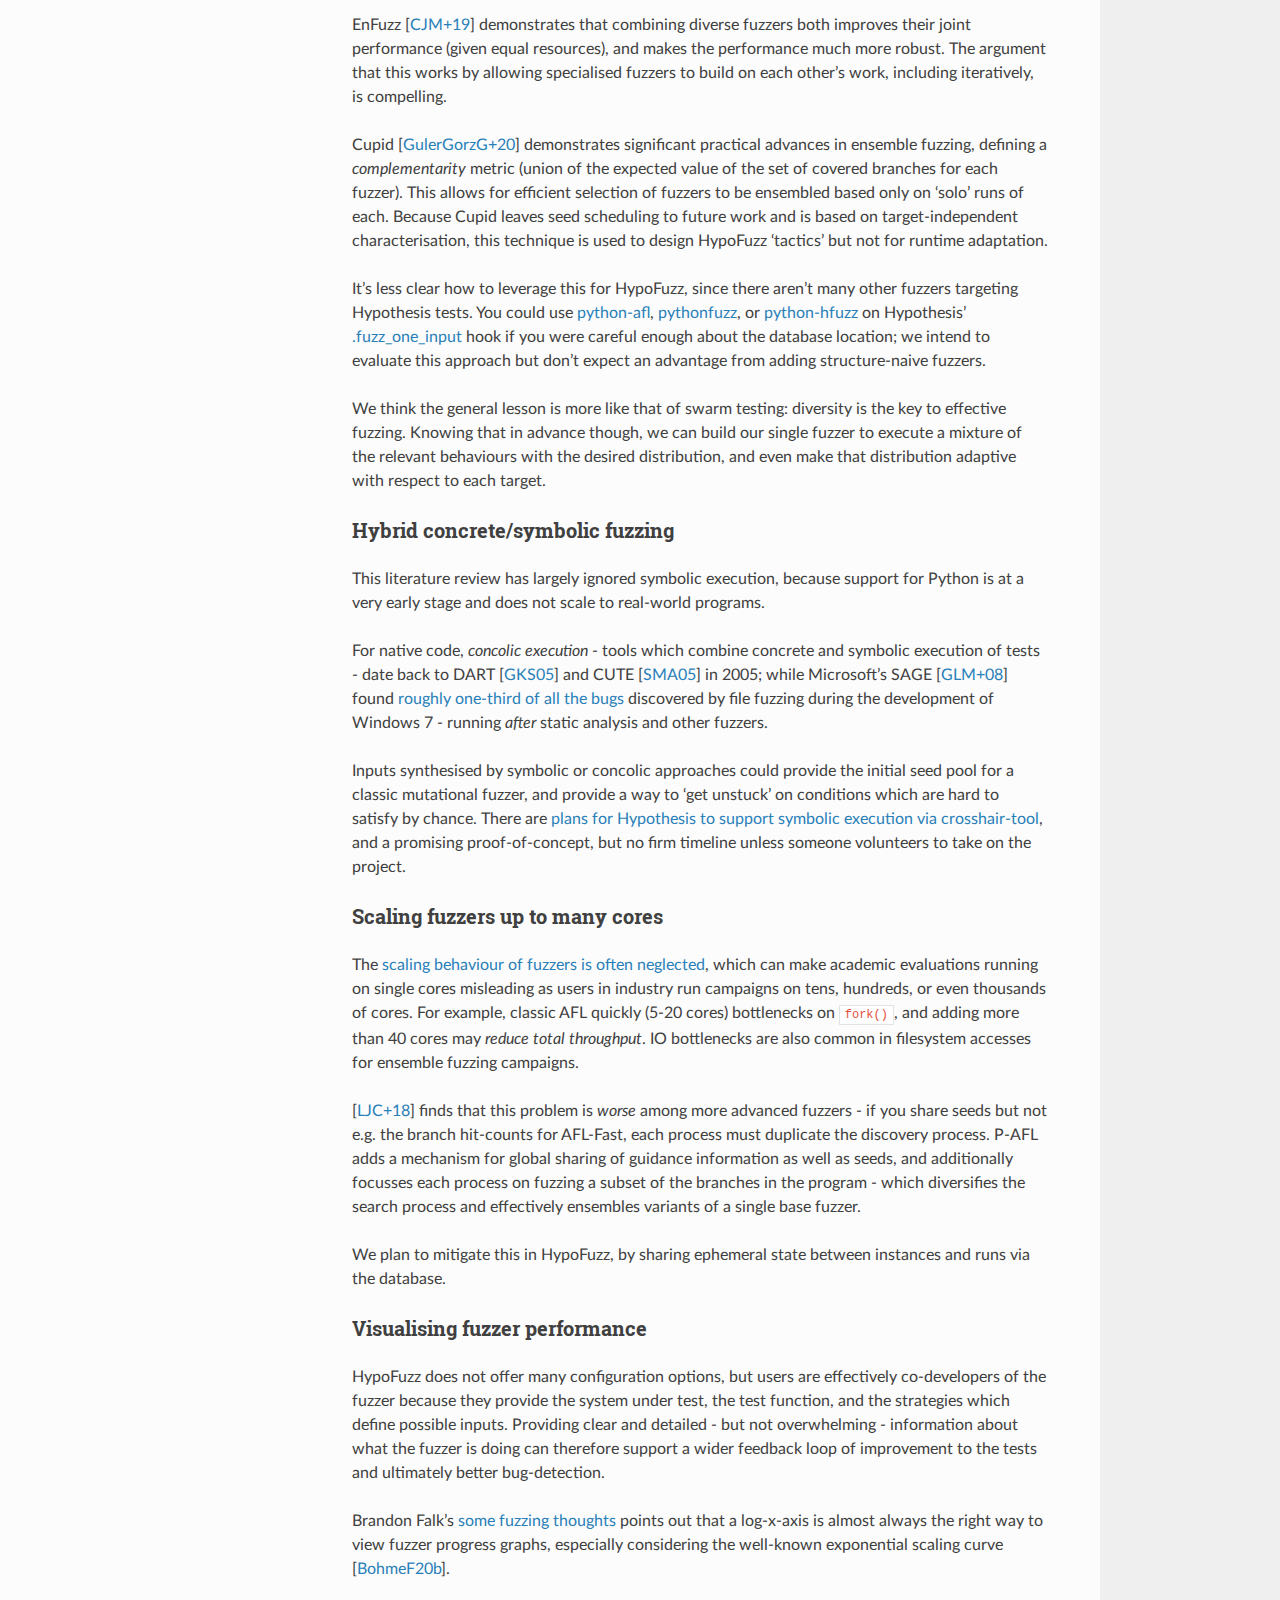
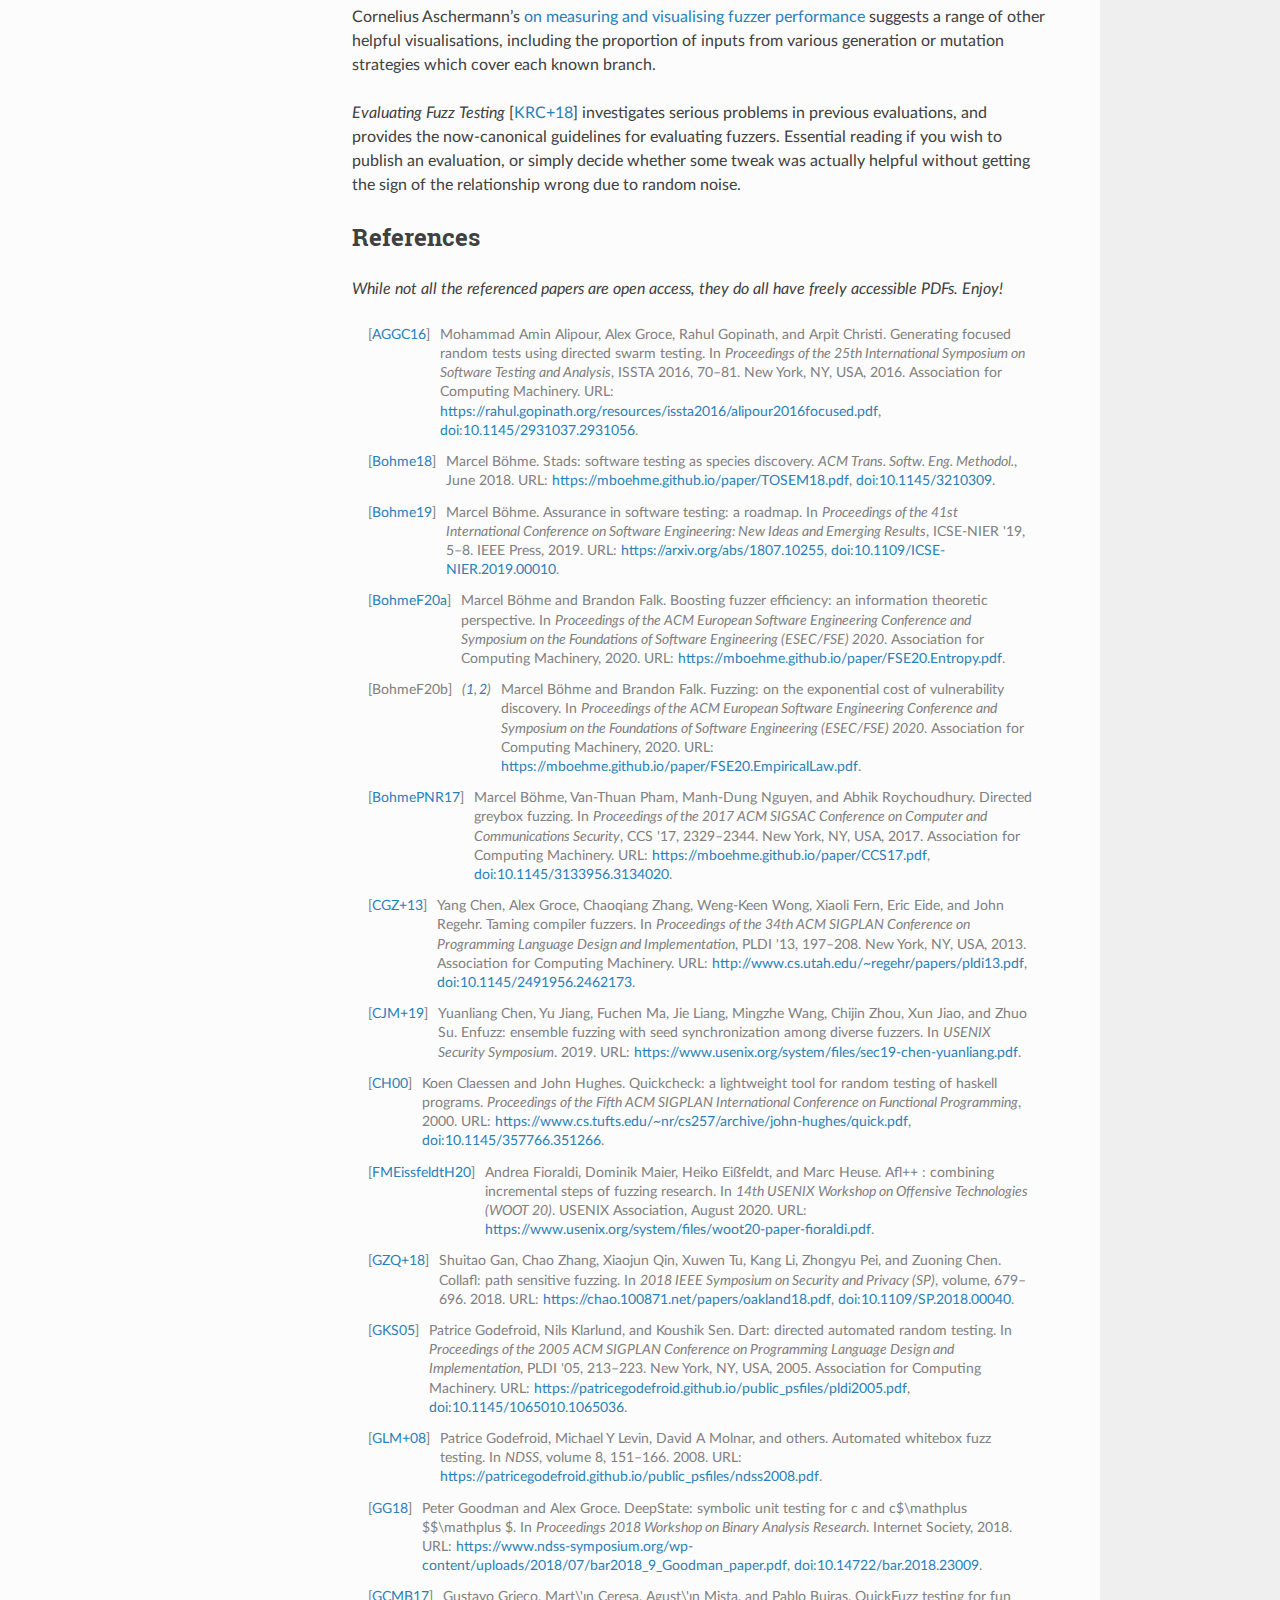
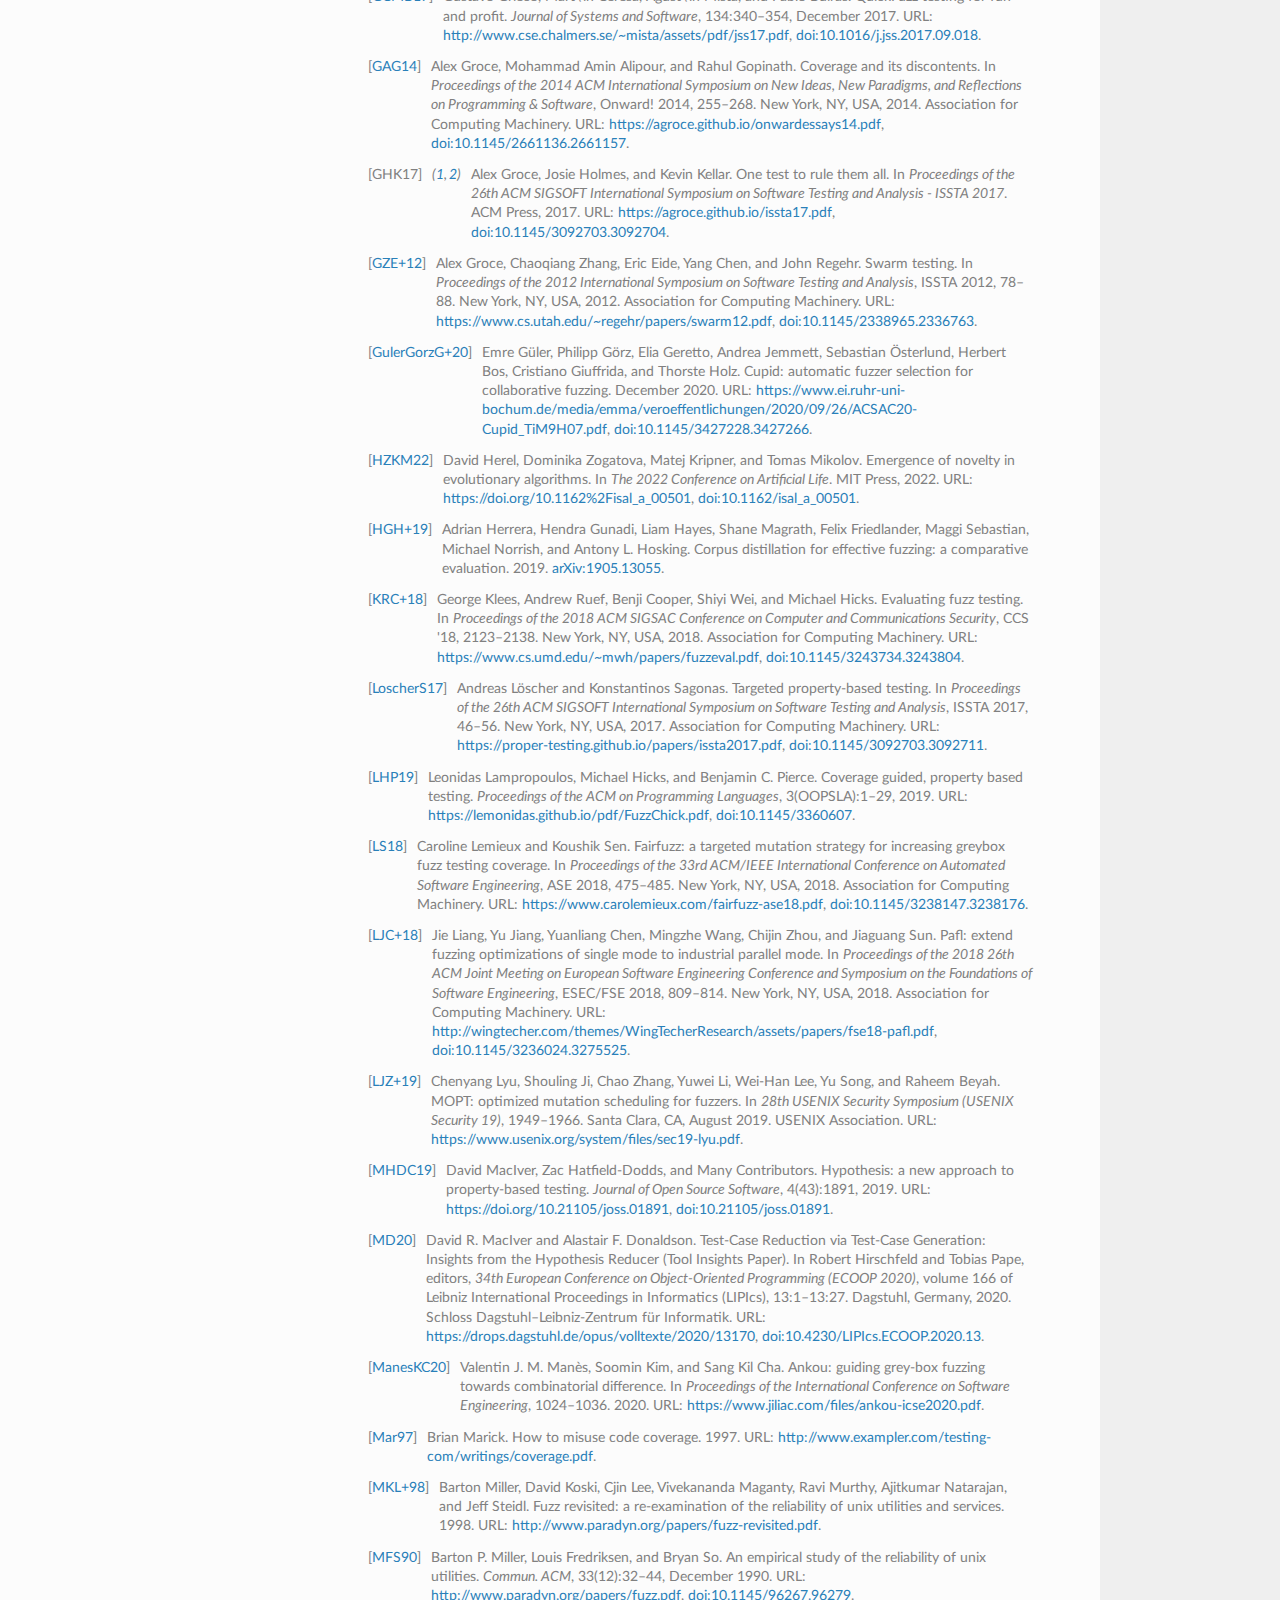
<file: docs/preview-1/docs/literature.html>
<!DOCTYPE html>
<html class="writer-html5" lang="en" data-content_root="./">
<head>
  <meta charset="utf-8" /><meta name="viewport" content="width=device-width, initial-scale=1" />

  <meta name="viewport" content="width=device-width, initial-scale=1.0" />
  <title>Summary of related research &mdash; HypoFuzz docs</title>
      <link rel="stylesheet" type="text/css" href="_static/pygments.css?v=b86133f3" />
      <link rel="stylesheet" type="text/css" href="_static/css/theme.css?v=e59714d7" />

  
    <link rel="canonical" href="https://hypofuzz.com/docs/literature.html" />
      <script src="_static/jquery.js?v=5d32c60e"></script>
      <script src="_static/_sphinx_javascript_frameworks_compat.js?v=2cd50e6c"></script>
      <script src="_static/documentation_options.js?v=5929fcd5"></script>
      <script src="_static/doctools.js?v=9bcbadda"></script>
      <script src="_static/sphinx_highlight.js?v=dc90522c"></script>
    <script src="_static/js/theme.js"></script>
    <link rel="index" title="Index" href="genindex.html" />
    <link rel="search" title="Search" href="search.html" />
    <link rel="next" title="Changelog" href="changelog.html" />
    <link rel="prev" title="Development roadmap" href="roadmap.html" /> 
</head>

<body class="wy-body-for-nav"> 
  <div class="wy-grid-for-nav">
    <nav data-toggle="wy-nav-shift" class="wy-nav-side">
      <div class="wy-side-scroll">
        <div class="wy-side-nav-search" >

          
          
          <a href="index.html" class="icon icon-home">
            HypoFuzz
          </a>
<div role="search">
  <form id="rtd-search-form" class="wy-form" action="search.html" method="get">
    <input type="text" name="q" placeholder="Search docs" aria-label="Search docs" />
    <input type="hidden" name="check_keywords" value="yes" />
    <input type="hidden" name="area" value="default" />
  </form>
</div>
        </div><div class="wy-menu wy-menu-vertical" data-spy="affix" role="navigation" aria-label="Navigation menu">
              <ul class="current">
<li class="toctree-l1"><a class="reference external" href="https://hypofuzz.com/">Main website</a></li>
<li class="toctree-l1"><a class="reference internal" href="quickstart.html">Quickstart guide</a></li>
<li class="toctree-l1"><a class="reference internal" href="features.html">Features</a></li>
<li class="toctree-l1"><a class="reference internal" href="configuration.html">Configuration</a></li>
<li class="toctree-l1"><a class="reference internal" href="roadmap.html">Development roadmap</a></li>
<li class="toctree-l1 current"><a class="current reference internal" href="#">Summary of related research</a><ul>
<li class="toctree-l2"><a class="reference internal" href="#fuzzing-background">Fuzzing background</a><ul>
<li class="toctree-l3"><a class="reference internal" href="#fuzz-fuzz-revisited-fuzz-2020">Fuzz / Fuzz Revisited / Fuzz 2020</a></li>
<li class="toctree-l3"><a class="reference internal" href="#afl-classic">AFL (classic)</a></li>
<li class="toctree-l3"><a class="reference internal" href="#libfuzzer">LibFuzzer</a></li>
</ul>
</li>
<li class="toctree-l2"><a class="reference internal" href="#property-based-testing">Property-based testing</a><ul>
<li class="toctree-l3"><a class="reference internal" href="#hypothesis">Hypothesis</a></li>
<li class="toctree-l3"><a class="reference internal" href="#fuzzer-taming-with-test-case-reduction">‘Fuzzer taming’ with test-case reduction</a></li>
<li class="toctree-l3"><a class="reference internal" href="#strategies-are-parser-combinators-designed-for-structured-fuzzing">‘Strategies’ are parser-combinators designed for structured fuzzing</a></li>
<li class="toctree-l3"><a class="reference internal" href="#other-property-based-fuzzers">Other property-based fuzzers</a><ul>
<li class="toctree-l4"><a class="reference internal" href="#java-junit-quickcheck-jqf-zest-rlcheck">(Java) junit-quickcheck + JQF + Zest + RLCheck</a></li>
<li class="toctree-l4"><a class="reference internal" href="#rust-proptest-propfuzz-propverify">(Rust) proptest + propfuzz + propverify</a></li>
<li class="toctree-l4"><a class="reference internal" href="#c-c-trailofbits-deepstate-google-s-fuzztest">(C / C++) TrailofBits’ DeepState, Google’s <code class="docutils literal notranslate"><span class="pre">fuzztest</span></code></a></li>
<li class="toctree-l4"><a class="reference internal" href="#haskell-quickfuzz">(Haskell) QuickFuzz</a></li>
<li class="toctree-l4"><a class="reference internal" href="#coq-fuzzchick">(Coq) FuzzChick</a></li>
</ul>
</li>
</ul>
</li>
<li class="toctree-l2"><a class="reference internal" href="#mutation-operators">Mutation operators</a><ul>
<li class="toctree-l3"><a class="reference internal" href="#structure-aware-mutation-with-aflsmart">Structure-aware mutation with AFLSmart</a></li>
<li class="toctree-l3"><a class="reference internal" href="#adaptive-mutation-operator-selection">Adaptive mutation operator selection</a></li>
<li class="toctree-l3"><a class="reference internal" href="#inputs-from-hell">Inputs from Hell</a></li>
</ul>
</li>
<li class="toctree-l2"><a class="reference internal" href="#scheduling-inputs">Scheduling inputs</a><ul>
<li class="toctree-l3"><a class="reference internal" href="#aflfast-fairfuzz-and-alphafuzz">AFLFast, FairFuzz, and AlphaFuzz</a></li>
<li class="toctree-l3"><a class="reference internal" href="#directed-fuzzing">Directed fuzzing</a></li>
<li class="toctree-l3"><a class="reference internal" href="#predictive-fuzzing-scaling-laws-when-to-stop">Predictive fuzzing, scaling laws, &amp; when to stop</a></li>
</ul>
</li>
<li class="toctree-l2"><a class="reference internal" href="#seed-selection">Seed selection</a><ul>
<li class="toctree-l3"><a class="reference internal" href="#corpus-distillation">Corpus distillation</a></li>
<li class="toctree-l3"><a class="reference internal" href="#nezha-efficient-differential-testing">Nezha - efficient differential testing</a></li>
<li class="toctree-l3"><a class="reference internal" href="#domain-specific-targets-with-fuzzfactory">Domain-specific targets with FuzzFactory</a></li>
<li class="toctree-l3"><a class="reference internal" href="#virtual-branches-with-ijon">Virtual branches with IJON</a></li>
<li class="toctree-l3"><a class="reference internal" href="#diversity">Diversity</a></li>
</ul>
</li>
<li class="toctree-l2"><a class="reference internal" href="#coverage">Coverage</a><ul>
<li class="toctree-l3"><a class="reference internal" href="#reducing-coverage-overhead-by-rewriting-the-target">Reducing coverage overhead by rewriting the target</a></li>
<li class="toctree-l3"><a class="reference internal" href="#faster-coverage-measurement-for-python">Faster coverage measurement for Python</a></li>
<li class="toctree-l3"><a class="reference internal" href="#sensitive-coverage-metrics">Sensitive coverage metrics</a></li>
<li class="toctree-l3"><a class="reference internal" href="#compressing-coverage-information">Compressing coverage information</a></li>
</ul>
</li>
<li class="toctree-l2"><a class="reference internal" href="#miscellaneous">Miscellaneous</a><ul>
<li class="toctree-l3"><a class="reference internal" href="#ensemble-fuzzing-with-seed-sharing">Ensemble fuzzing with seed sharing</a></li>
<li class="toctree-l3"><a class="reference internal" href="#hybrid-concrete-symbolic-fuzzing">Hybrid concrete/symbolic fuzzing</a></li>
<li class="toctree-l3"><a class="reference internal" href="#scaling-fuzzers-up-to-many-cores">Scaling fuzzers up to many cores</a></li>
<li class="toctree-l3"><a class="reference internal" href="#visualising-fuzzer-performance">Visualising fuzzer performance</a></li>
</ul>
</li>
<li class="toctree-l2"><a class="reference internal" href="#references">References</a></li>
</ul>
</li>
<li class="toctree-l1"><a class="reference internal" href="changelog.html">Changelog</a></li>
</ul>

        </div>
      </div>
    </nav>

    <section data-toggle="wy-nav-shift" class="wy-nav-content-wrap"><nav class="wy-nav-top" aria-label="Mobile navigation menu" >
          <i data-toggle="wy-nav-top" class="fa fa-bars"></i>
          <a href="index.html">HypoFuzz</a>
      </nav>

      <div class="wy-nav-content">
        <div class="rst-content">
          <div role="navigation" aria-label="Page navigation">
  <ul class="wy-breadcrumbs">
      <li><a href="index.html" class="icon icon-home" aria-label="Home"></a></li>
      <li class="breadcrumb-item active">Summary of related research</li>
      <li class="wy-breadcrumbs-aside">
            <a href="_sources/literature.rst.txt" rel="nofollow"> View page source</a>
      </li>
  </ul>
  <hr/>
</div>
          <div role="main" class="document" itemscope="itemscope" itemtype="http://schema.org/Article">
           <div itemprop="articleBody">
             
  <section id="summary-of-related-research">
<h1>Summary of related research<a class="headerlink" href="#summary-of-related-research" title="Link to this heading"></a></h1>
<p>HypoFuzz is built on, and inspired by, a wide range of research and practice
in software testing and verification.  This page summarises and comments on
selected parts of that literature, focussing on papers which are in some sense
prior art for fuzzing property-based tests for Python.</p>
<div class="admonition tip">
<p class="admonition-title">Tip</p>
<p><a class="reference external" href="../example-dashboard/">See HypoFuzz in action here!</a></p>
</div>
<nav class="contents local" id="contents">
<ul class="simple">
<li><p><a class="reference internal" href="#fuzzing-background" id="id122">Fuzzing background</a></p>
<ul>
<li><p><a class="reference internal" href="#fuzz-fuzz-revisited-fuzz-2020" id="id123">Fuzz / Fuzz Revisited / Fuzz 2020</a></p></li>
<li><p><a class="reference internal" href="#afl-classic" id="id124">AFL (classic)</a></p></li>
<li><p><a class="reference internal" href="#libfuzzer" id="id125">LibFuzzer</a></p></li>
</ul>
</li>
<li><p><a class="reference internal" href="#property-based-testing" id="id126">Property-based testing</a></p>
<ul>
<li><p><a class="reference internal" href="#hypothesis" id="id127">Hypothesis</a></p></li>
<li><p><a class="reference internal" href="#fuzzer-taming-with-test-case-reduction" id="id128">‘Fuzzer taming’ with test-case reduction</a></p></li>
<li><p><a class="reference internal" href="#strategies-are-parser-combinators-designed-for-structured-fuzzing" id="id129">‘Strategies’ are parser-combinators designed for structured fuzzing</a></p></li>
<li><p><a class="reference internal" href="#other-property-based-fuzzers" id="id130">Other property-based fuzzers</a></p>
<ul>
<li><p><a class="reference internal" href="#java-junit-quickcheck-jqf-zest-rlcheck" id="id131">(Java) junit-quickcheck + JQF + Zest + RLCheck</a></p></li>
<li><p><a class="reference internal" href="#rust-proptest-propfuzz-propverify" id="id132">(Rust) proptest + propfuzz + propverify</a></p></li>
<li><p><a class="reference internal" href="#c-c-trailofbits-deepstate-google-s-fuzztest" id="id133">(C / C++) TrailofBits’ DeepState, Google’s <code class="docutils literal notranslate"><span class="pre">fuzztest</span></code></a></p></li>
<li><p><a class="reference internal" href="#haskell-quickfuzz" id="id134">(Haskell) QuickFuzz</a></p></li>
<li><p><a class="reference internal" href="#coq-fuzzchick" id="id135">(Coq) FuzzChick</a></p></li>
</ul>
</li>
</ul>
</li>
<li><p><a class="reference internal" href="#mutation-operators" id="id136">Mutation operators</a></p>
<ul>
<li><p><a class="reference internal" href="#structure-aware-mutation-with-aflsmart" id="id137">Structure-aware mutation with AFLSmart</a></p></li>
<li><p><a class="reference internal" href="#adaptive-mutation-operator-selection" id="id138">Adaptive mutation operator selection</a></p></li>
<li><p><a class="reference internal" href="#inputs-from-hell" id="id139">Inputs from Hell</a></p></li>
</ul>
</li>
<li><p><a class="reference internal" href="#scheduling-inputs" id="id140">Scheduling inputs</a></p>
<ul>
<li><p><a class="reference internal" href="#aflfast-fairfuzz-and-alphafuzz" id="id141">AFLFast, FairFuzz, and AlphaFuzz</a></p></li>
<li><p><a class="reference internal" href="#directed-fuzzing" id="id142">Directed fuzzing</a></p></li>
<li><p><a class="reference internal" href="#predictive-fuzzing-scaling-laws-when-to-stop" id="id143">Predictive fuzzing, scaling laws, &amp; when to stop</a></p></li>
</ul>
</li>
<li><p><a class="reference internal" href="#seed-selection" id="id144">Seed selection</a></p>
<ul>
<li><p><a class="reference internal" href="#corpus-distillation" id="id145">Corpus distillation</a></p></li>
<li><p><a class="reference internal" href="#nezha-efficient-differential-testing" id="id146">Nezha - efficient differential testing</a></p></li>
<li><p><a class="reference internal" href="#domain-specific-targets-with-fuzzfactory" id="id147">Domain-specific targets with FuzzFactory</a></p></li>
<li><p><a class="reference internal" href="#virtual-branches-with-ijon" id="id148">Virtual branches with IJON</a></p></li>
<li><p><a class="reference internal" href="#diversity" id="id149">Diversity</a></p></li>
</ul>
</li>
<li><p><a class="reference internal" href="#coverage" id="id150">Coverage</a></p>
<ul>
<li><p><a class="reference internal" href="#reducing-coverage-overhead-by-rewriting-the-target" id="id151">Reducing coverage overhead by rewriting the target</a></p></li>
<li><p><a class="reference internal" href="#faster-coverage-measurement-for-python" id="id152">Faster coverage measurement for Python</a></p></li>
<li><p><a class="reference internal" href="#sensitive-coverage-metrics" id="id153">Sensitive coverage metrics</a></p></li>
<li><p><a class="reference internal" href="#compressing-coverage-information" id="id154">Compressing coverage information</a></p></li>
</ul>
</li>
<li><p><a class="reference internal" href="#miscellaneous" id="id155">Miscellaneous</a></p>
<ul>
<li><p><a class="reference internal" href="#ensemble-fuzzing-with-seed-sharing" id="id156">Ensemble fuzzing with seed sharing</a></p></li>
<li><p><a class="reference internal" href="#hybrid-concrete-symbolic-fuzzing" id="id157">Hybrid concrete/symbolic fuzzing</a></p></li>
<li><p><a class="reference internal" href="#scaling-fuzzers-up-to-many-cores" id="id158">Scaling fuzzers up to many cores</a></p></li>
<li><p><a class="reference internal" href="#visualising-fuzzer-performance" id="id159">Visualising fuzzer performance</a></p></li>
</ul>
</li>
<li><p><a class="reference internal" href="#references" id="id160">References</a></p></li>
</ul>
</nav>
<section id="fuzzing-background">
<h2><a class="toc-backref" href="#id122" role="doc-backlink">Fuzzing background</a><a class="headerlink" href="#fuzzing-background" title="Link to this heading"></a></h2>
<p>Fuzzers can generally be divided into two categories:</p>
<ol class="arabic simple">
<li><p><em>Generational</em> fuzzers generate new inputs from scratch, using a random number
generator to choose various options.  This covers everything from the simplest
use of random numbers in a unit test, to highly sophisticated tools like
CSmith <span id="id1">[<a class="reference internal" href="#id113" title="Xuejun Yang, Yang Chen, Eric Eide, and John Regehr. Finding and understanding bugs in c compilers. In Proceedings of the 32nd ACM SIGPLAN Conference on Programming Language Design and Implementation, PLDI '11, 283–294. New York, NY, USA, 2011. Association for Computing Machinery. URL: https://www.cs.utah.edu/~regehr/papers/pldi11-preprint.pdf, doi:10.1145/1993498.1993532.">YCER11</a>]</span>.</p></li>
<li><p><em>Mutational</em> fuzzers derive new inputs by mutating known inputs, and adding
interesting examples to the ‘pool’ of known inputs.  Greybox mutational fuzzers
reliabily find security vulnerabilities in almost any previously-unfuzzed C code,
but are only rarely applied to search for semantic or non-security bugs.</p></li>
</ol>
<p>Hypothesis takes a hybrid approach, using (mostly) generational fuzzing to find
failing examples, and then mutating and replaying an internal representation
to find the minimal failing example.
HypoFuzz takes a smarter approach by exploiting mutation-based example generation,
running a variety of instrumentation which is too expensive for sub-second unit
tests, and adapting the fuzzing logic to each test function as it learns.
More on this below.</p>
<p><em>The Fuzzing Book</em> <span id="id2">[<a class="reference internal" href="#id67" title="Andreas Zeller, Rahul Gopinath, Marcel Böhme, Gordon Fraser, and Christian Holler. The fuzzing book. In The Fuzzing Book. Saarland University, 2019. URL: https://www.fuzzingbook.org/ (visited on 2019-09-09 16:42:54+02:00).">ZGBohme+19</a>]</span> is a fantastic introduction to
and overview of the field.  While many of the papers cited below may not be
relevant unless you’re <em>implementing</em> a fuzzer like HypoFuzz, the book is
a great resource for anyone involved in software testing.</p>
<section id="fuzz-fuzz-revisited-fuzz-2020">
<h3><a class="toc-backref" href="#id123" role="doc-backlink">Fuzz / Fuzz Revisited / Fuzz 2020</a><a class="headerlink" href="#fuzz-fuzz-revisited-fuzz-2020" title="Link to this heading"></a></h3>
<p><a class="reference external" href="http://pages.cs.wisc.edu/-bart/fuzz/">Bart Miller’s pioneering work on fuzzing</a>
defined the field, and proved that unguided random fuzzing works scarily well.
From 1990 <span id="id3">[<a class="reference internal" href="#id74" title="Barton P. Miller, Louis Fredriksen, and Bryan So. An empirical study of the reliability of unix utilities. Commun. ACM, 33(12):32–44, December 1990. URL: http://www.paradyn.org/papers/fuzz.pdf, doi:10.1145/96267.96279.">MFS90</a>]</span> to 1995 <span id="id4">[<a class="reference internal" href="#id75" title="Barton Miller, David Koski, Cjin Lee, Vivekananda Maganty, Ravi Murthy, Ajitkumar Natarajan, and Jeff Steidl. Fuzz revisited: a re-examination of the reliability of unix utilities and services. 1998. URL: http://www.paradyn.org/papers/fuzz-revisited.pdf.">MKL+98</a>]</span>, and again in 2020 <span id="id5">[<a class="reference internal" href="#id76" title="Barton P. Miller, Mengxiao Zhang, and Elisa R. Heymann. The relevance of classic fuzz testing: have we solved this one? 2020. arXiv:2008.06537.">MZH20</a>]</span>,
the persistence of bugs which can be caught by such simple tools seems timeless.
Unfortunately, so does the very slow adoption of such tools - if you’re reading
this sentence, you have unusual (and excellent!) taste in testing technologies.</p>
</section>
<section id="afl-classic">
<h3><a class="toc-backref" href="#id124" role="doc-backlink">AFL (classic)</a><a class="headerlink" href="#afl-classic" title="Link to this heading"></a></h3>
<p><a class="reference external" href="https://lcamtuf.blogspot.com/2014/11/pulling-jpegs-out-of-thin-air.html">Pulling JPEGs out of thin air</a> made
a splash: <a class="reference external" href="https://lcamtuf.coredump.cx/afl/">AFL</a> was the first fuzzer tool
to reach mainstream awareness, and its success - measured in important bugs rather
than citations or benchmarks - revitalised the field.</p>
<p>The key insights were that lightweight instrumentation for coverage guided fuzzing
would often outperform fancier but slower techniques, and that usability counts -
with almost no configuration and a robust design applicable to any project,
AFL saw much wider adoption and therefore impact than previous tools.</p>
<p>Since 2017, <a class="reference external" href="https://aflplus.plus/">AFL++ has been maintained by the community</a>
<span id="id6">[<a class="reference internal" href="#id77" title="Andrea Fioraldi, Dominik Maier, Heiko Eißfeldt, and Marc Heuse. Afl++ : combining incremental steps of fuzzing research. In 14th USENIX Workshop on Offensive Technologies (WOOT 20). USENIX Association, August 2020. URL: https://www.usenix.org/system/files/woot20-paper-fioraldi.pdf.">FMEissfeldtH20</a>]</span> with a variety of bugfixes, patches, and additional features - many of
which are covered below.</p>
</section>
<section id="libfuzzer">
<h3><a class="toc-backref" href="#id125" role="doc-backlink">LibFuzzer</a><a class="headerlink" href="#libfuzzer" title="Link to this heading"></a></h3>
<p><a class="reference external" href="https://llvm.org/docs/LibFuzzer.html">LibFuzzer</a> targets functions, rather than
whole binaries, and typically runs in-process.
<a class="extlink-hydocs reference external" href="https://hypothesis.readthedocs.io/en/latest/details.html#use-with-external-fuzzers">Hypothesis’ .fuzz_one_input</a>
function is directly inspired by the <code class="docutils literal notranslate"><span class="pre">LLVMFuzzOneInput</span></code> entry point, though
Hypothesis tests have much more sophisticated support for <a class="reference external" href="https://github.com/google/fuzzing/blob/master/docs/structure-aware-fuzzing.md">structured fuzzing</a>.</p>
</section>
</section>
<section id="property-based-testing">
<h2><a class="toc-backref" href="#id126" role="doc-backlink">Property-based testing</a><a class="headerlink" href="#property-based-testing" title="Link to this heading"></a></h2>
<p>It’s common to observe that property-based testing (PBT) is conceptually
related to fuzzing - see for example Dan Luu’s <a class="reference external" href="https://danluu.com/testing/">AFL + QuickCheck = ?</a> or Nelson Elhage’s <a class="reference external" href="https://blog.nelhage.com/post/property-testing-is-fuzzing/">Property-Based Testing Is Fuzzing</a> and
<a class="reference external" href="https://blog.nelhage.com/post/property-testing-like-afl/">Property Testing Like AFL</a>.
For an essay on the <em>differences</em>, see David MacIver’s <a class="reference external" href="https://hypothesis.works/articles/what-is-property-based-testing/">What is Property-Based Testing</a>.</p>
<p>The core of Hypothesis in in fact a blackbox structure-aware fuzzer,
and of course HypoFuzz itself is a greybox fuzzer built on our shared
IR layer.  Three things make HypoFuzz different from tradional fuzzers.</p>
<ol class="arabic simple">
<li><p>HypoFuzz is designed to work with many more targets than most fuzzers -
we operate on <em>test suites</em>, not single binaries.</p></li>
<li><p>Because we’re fuzzing property-based tests, HypoFuzz looks for semantics
errors - not just crashes - and can check properties that are only expected
to hold for a subset of valid inputs.</p></li>
<li><p>It’s designed to fit into your development cycle, and be used by developers -
so that the bugs get caught <em>before</em> the code ships.</p></li>
</ol>
<section id="hypothesis">
<h3><a class="toc-backref" href="#id127" role="doc-backlink">Hypothesis</a><a class="headerlink" href="#hypothesis" title="Link to this heading"></a></h3>
<p>Hypothesis <span id="id7">[<a class="reference internal" href="#id63" title="David MacIver, Zac Hatfield-Dodds, and Many Contributors. Hypothesis: a new approach to property-based testing. Journal of Open Source Software, 4(43):1891, 2019. URL: https://doi.org/10.21105/joss.01891, doi:10.21105/joss.01891.">MHDC19</a>]</span> is implemented around a bytestring representation for all
test cases.  All “strategies” (data generators) can transparently
generate random instances via a PRNG, or replay past test-cases by
substituting a recorded bytestring for the PRNG stream.</p>
<p><span id="id8">[<a class="reference internal" href="#id64" title="David R. MacIver and Alastair F. Donaldson. Test-Case Reduction via Test-Case Generation: Insights from the Hypothesis Reducer (Tool Insights Paper). In Robert Hirschfeld and Tobias Pape, editors, 34th European Conference on Object-Oriented Programming (ECOOP 2020), volume 166 of Leibniz International Proceedings in Informatics (LIPIcs), 13:1–13:27. Dagstuhl, Germany, 2020. Schloss Dagstuhl–Leibniz-Zentrum für Informatik. URL: https://drops.dagstuhl.de/opus/volltexte/2020/13170, doi:10.4230/LIPIcs.ECOOP.2020.13.">MD20</a>]</span> goes into more depth about the design of this IR layer,
and in particular how it enables efficient test-case reduction and normalisation.
This is the key to reporting minimal and de-duplicated failing examples, and
makes using a fuzzer much more productive (and less frustrating).</p>
<p>The IR layer has also proven invaluable as a clean and universal interface
to support other techniques such as targeted property-based testing
<span id="id9">[<a class="reference internal" href="#id65" title="Andreas Löscher and Konstantinos Sagonas. Targeted property-based testing. In Proceedings of the 26th ACM SIGSOFT International Symposium on Software Testing and Analysis, ISSTA 2017, 46–56. New York, NY, USA, 2017. Association for Computing Machinery. URL: https://proper-testing.github.io/papers/issta2017.pdf, doi:10.1145/3092703.3092711.">LoscherS17</a>]</span> - we get to automate (<span id="id10">[<a class="reference internal" href="#id66" title="A. Löscher and K. Sagonas. Automating targeted property-based testing. In 2018 IEEE 11th International Conference on Software Testing, Verification and Validation (ICST), volume, 70-80. 2018. URL: https://proper-testing.github.io/papers/icst2018.pdf, doi:10.1109/ICST.2018.00017.">LoscherSagonas18</a>]</span>)
the setup for free, and support multi-dimensional optimisation into the
bargain.  See <a class="reference external" href="https://hypothesis.readthedocs.io/en/latest/reference/api.html#hypothesis.target" title="(in Hypothesis v6.130.6)"><code class="docutils literal notranslate"><span class="pre">hypothesis.target()</span></code></a> for details.</p>
</section>
<section id="fuzzer-taming-with-test-case-reduction">
<h3><a class="toc-backref" href="#id128" role="doc-backlink">‘Fuzzer taming’ with test-case reduction</a><a class="headerlink" href="#fuzzer-taming-with-test-case-reduction" title="Link to this heading"></a></h3>
<p>Because Hypothesis presents a single <a class="reference external" href="https://blog.trailofbits.com/2019/11/11/test-case-reduction/">reduced</a> and normalised
<span id="id11">[<a class="reference internal" href="#id71" title="Alex Groce, Josie Holmes, and Kevin Kellar. One test to rule them all. In Proceedings of the 26th ACM SIGSOFT International Symposium on Software Testing and Analysis - ISSTA 2017. ACM Press, 2017. URL: https://agroce.github.io/issta17.pdf, doi:10.1145/3092703.3092704.">GHK17</a>]</span> failing input for each unique exception type and location,
HypoFuzz largely avoids the <a class="reference external" href="https://blog.regehr.org/archives/925">fuzzer taming problem</a>
<span id="id12">[<a class="reference internal" href="#id68" title="Yang Chen, Alex Groce, Chaoqiang Zhang, Weng-Keen Wong, Xiaoli Fern, Eric Eide, and John Regehr. Taming compiler fuzzers. In Proceedings of the 34th ACM SIGPLAN Conference on Programming Language Design and Implementation, PLDI '13, 197–208. New York, NY, USA, 2013. Association for Computing Machinery. URL: http://www.cs.utah.edu/~regehr/papers/pldi13.pdf, doi:10.1145/2491956.2462173.">CGZ+13</a>]</span>.</p>
</section>
<section id="strategies-are-parser-combinators-designed-for-structured-fuzzing">
<h3><a class="toc-backref" href="#id129" role="doc-backlink">‘Strategies’ are parser-combinators designed for structured fuzzing</a><a class="headerlink" href="#strategies-are-parser-combinators-designed-for-structured-fuzzing" title="Link to this heading"></a></h3>
<p>Hypothesis users specify the allowed inputs to their test function by composing
“strategies”, which are internally used to parse PRNG or replayed bytestrings
into valid data.  Users may compose strategies with arbitrary code, including code
under test, but while in principle this leads to an unrestricted grammar the
structure is usually tractable (<a class="reference external" href="https://github.com/HypothesisWorks/hypothesis/blob/master/guides/strategies-that-shrink.rst">see here for some details</a>).</p>
<p>Strategies are also designed such that, in the absence of user-defined filters,
most random bytestrings can be parsed into valid examples - which makes it easy
to support a hybrid generational/mutational fuzzer.</p>
<p>Some also use <a class="reference external" href="https://blog.regehr.org/archives/591">swarm testing</a>
<span id="id13">[<a class="reference internal" href="#id72" title="Alex Groce, Chaoqiang Zhang, Eric Eide, Yang Chen, and John Regehr. Swarm testing. In Proceedings of the 2012 International Symposium on Software Testing and Analysis, ISSTA 2012, 78–88. New York, NY, USA, 2012. Association for Computing Machinery. URL: https://www.cs.utah.edu/~regehr/papers/swarm12.pdf, doi:10.1145/2338965.2336763.">GZE+12</a>]</span>, which improves the diversity of “weird” examples generated
without any user interaction at all.  Increasing our usage of this and
<a class="reference external" href="https://blog.regehr.org/archives/1700">other techniques</a> is an ongoing
project for Hypothesis.</p>
</section>
<section id="other-property-based-fuzzers">
<h3><a class="toc-backref" href="#id130" role="doc-backlink">Other property-based fuzzers</a><a class="headerlink" href="#other-property-based-fuzzers" title="Link to this heading"></a></h3>
<section id="java-junit-quickcheck-jqf-zest-rlcheck">
<h4><a class="toc-backref" href="#id131" role="doc-backlink">(Java) junit-quickcheck + JQF + Zest + RLCheck</a><a class="headerlink" href="#java-junit-quickcheck-jqf-zest-rlcheck" title="Link to this heading"></a></h4>
<p>Starting with the <code class="docutils literal notranslate"><span class="pre">junit-quickcheck</span></code> library, <a class="reference external" href="https://github.com/rohanpadhye/JQF">JQF</a>
<span id="id14">[<a class="reference internal" href="#id92" title="Rohan Padhye, Caroline Lemieux, and Koushik Sen. JQF: coverage-guided property-based testing in java. In Proceedings of the 28th ACM SIGSOFT International Symposium on Software Testing and Analysis - ISSTA 2019. ACM Press, 2019. URL: https://cs.berkeley.edu/~rohanpadhye/files/zest-issta19.pdf, doi:10.1145/3293882.3339002.">PLS19</a>]</span> provides an interface to run property-based tests with a variety of fuzzing
backends including AFL, Zest <span id="id15">[<a class="reference internal" href="#id93" title="Rohan Padhye, Caroline Lemieux, Koushik Sen, Mike Papadakis, and Yves Le Traon. Semantic fuzzing with zest. In Proceedings of the 28th ACM SIGSOFT International Symposium on Software Testing and Analysis - ISSTA 2019. ACM Press, 2019. URL: https://people.eecs.berkeley.edu/~rohanpadhye/files/zest-issta19.pdf, doi:10.1145/3293882.3330576.">PLS+19a</a>]</span> (adding validity metrics), and PerfFuzz.</p>
<p><a class="reference external" href="https://github.com/sameerreddy13/rlcheck">RLCheck</a> <span id="id16">[<a class="reference internal" href="#id94" title="Sameer Reddy, Caroline Lemieux, Rohan Padhye, and Koushik Sen. Quickly generating diverse valid test inputs with reinforcement learning. In Proceedings of the 42st International Conference on Software Engineering. IEEE Press, 2020. URL: https://www.carolemieux.com/rlcheck_preprint.pdf.">RLPS20</a>]</span> is distinctive
as a blackbox fuzzer, using reinforcement learning to generate valid inputs according
to some predicate.  While expressing constraints as predicates on a more general
input description is more natural for users, most PBT libraries require a constructive
approach to generation for acceptable performance - even when seriously unintuitive.</p>
</section>
<section id="rust-proptest-propfuzz-propverify">
<h4><a class="toc-backref" href="#id132" role="doc-backlink">(Rust) proptest + propfuzz + propverify</a><a class="headerlink" href="#rust-proptest-propfuzz-propverify" title="Link to this heading"></a></h4>
<p>The <a class="reference external" href="https://github.com/AltSysrq/proptest/">proptest</a> library for Rust is directly
inspired by Hypothesis.  Showing the power of a good intermediate representation,
recent tools have attempted to build on top of this to provide both <a class="reference external" href="https://github.com/facebookincubator/propfuzz">fuzzing</a> and <a class="reference external" href="https://github.com/project-oak/rust-verification-tools">formal verification</a> with (almost) the same
user-facing API.</p>
<p>There are <a class="reference external" href="https://github.com/HypothesisWorks/hypothesis/issues/3086">plans for Hypothesis to support symbolic execution via</a> <a class="extlink-pypi reference external" href="https://pypi.org/project/crosshair-tool">crosshair-tool</a>,
and a promising proof-of-concept, but no firm timeline unless someone volunteers to
take on the project.</p>
</section>
<section id="c-c-trailofbits-deepstate-google-s-fuzztest">
<h4><a class="toc-backref" href="#id133" role="doc-backlink">(C / C++) TrailofBits’ DeepState, Google’s <code class="docutils literal notranslate"><span class="pre">fuzztest</span></code></a><a class="headerlink" href="#c-c-trailofbits-deepstate-google-s-fuzztest" title="Link to this heading"></a></h4>
<p><a class="reference external" href="https://github.com/trailofbits/deepstate">DeepState</a> <span id="id17">[<a class="reference internal" href="#id95" title="Peter Goodman and Alex Groce. DeepState: symbolic unit testing for c and c$\mathplus $$\mathplus $. In Proceedings 2018 Workshop on Binary Analysis Research. Internet Society, 2018. URL: https://www.ndss-symposium.org/wp-content/uploads/2018/07/bar2018_9_Goodman_paper.pdf, doi:10.14722/bar.2018.23009.">GG18</a>]</span> provides
a common interface to various symbolic execution and fuzzing engines - write your
tests once with a Google Test-style API, and then run them with a variety of backends
and at various stages of your development cycle.</p>
<p>Google’s <a class="reference external" href="https://github.com/google/fuzztest">fuzztest</a> library is described as
a tool that bridges the gap between fuzzing and property-based testing, allowing you
to write fuzz test side by side with regular unit tests.  <code class="docutils literal notranslate"><span class="pre">fuzztest</span></code> always runs
with coverage guidance, but is designed to be used as part of a testing (rather than
standard fuzzing) workflow.</p>
</section>
<section id="haskell-quickfuzz">
<h4><a class="toc-backref" href="#id134" role="doc-backlink">(Haskell) QuickFuzz</a><a class="headerlink" href="#haskell-quickfuzz" title="Link to this heading"></a></h4>
<p>QuickFuzz <span id="id18">[<a class="reference internal" href="#id96" title="Gustavo Grieco, Mart\'ın Ceresa, Agust\'ın Mista, and Pablo Buiras. QuickFuzz testing for fun and profit. Journal of Systems and Software, 134:340–354, December 2017. URL: http://www.cse.chalmers.se/~mista/assets/pdf/jss17.pdf, doi:10.1016/j.jss.2017.09.018.">GCMB17</a>]</span> uses the venerable QuickCheck <span id="id19">[<a class="reference internal" href="#id69" title="Koen Claessen and John Hughes. Quickcheck: a lightweight tool for random testing of haskell programs. Proceedings of the Fifth ACM SIGPLAN International Conference on Functional Programming, 2000. URL: https://www.cs.tufts.edu/~nr/cs257/archive/john-hughes/quick.pdf, doi:10.1145/357766.351266.">CH00</a>]</span> and
file format parsers from <a class="reference external" href="https://hackage.haskell.org/">Hackage</a> to implement
an unguided generational fuzzer.</p>
</section>
<section id="coq-fuzzchick">
<h4><a class="toc-backref" href="#id135" role="doc-backlink">(Coq) FuzzChick</a><a class="headerlink" href="#coq-fuzzchick" title="Link to this heading"></a></h4>
<p>FuzzChick <span id="id20">[<a class="reference internal" href="#id98" title="Leonidas Lampropoulos, Michael Hicks, and Benjamin C. Pierce. Coverage guided, property based testing. Proceedings of the ACM on Programming Languages, 3(OOPSLA):1–29, 2019. URL: https://lemonidas.github.io/pdf/FuzzChick.pdf, doi:10.1145/3360607.">LHP19</a>]</span> is a coverage-guided backed for QuickChick <span id="id21">[<a class="reference internal" href="#id97" title="Zoe Paraskevopoulou, Cătălin Hriţcu, Maxime Dénès, Leonidas Lampropoulos, and Benjamin C. Pierce. Foundational property-based testing. In Interactive Theorem Proving, pages 325–343. Springer International Publishing, 2015. URL: https://prosecco.gforge.inria.fr/personal/hritcu/publications/foundational-pbt.pdf, doi:10.1007/978-3-319-22102-1_22.">PHrictcuDenes+15</a>]</span>,
a property-based testing library for the <a class="reference external" href="https://en.wikipedia.org/wiki/Coq">Coq</a>
theorem prover.</p>
</section>
</section>
</section>
<section id="mutation-operators">
<h2><a class="toc-backref" href="#id136" role="doc-backlink">Mutation operators</a><a class="headerlink" href="#mutation-operators" title="Link to this heading"></a></h2>
<section id="structure-aware-mutation-with-aflsmart">
<h3><a class="toc-backref" href="#id137" role="doc-backlink">Structure-aware mutation with AFLSmart</a><a class="headerlink" href="#structure-aware-mutation-with-aflsmart" title="Link to this heading"></a></h3>
<p>AFLSmart <span id="id22">[<a class="reference internal" href="#id80" title="V. Pham, M. Böhme, A. E. Santosa, A. R. Caciulescu, and A. Roychoudhury. Smart greybox fuzzing. IEEE Transactions on Software Engineering, 2019. URL: https://thuanpv.github.io/publications/TSE19_aflsmart.pdf, doi:10.1109/TSE.2019.2941681.">PhamBohmeSantosa+19</a>]</span> proposes using “smart mutation operators”, specifically
adding, deleting, or replacing chunks of one seed input with corresponding chunks
of another input.  They find that this is a substantial improvement over
structure-naive converage-guided fuzzing, and that (as you’d expect) adding
feedback offers a very large improvement over blackbox generational fuzzing.</p>
<p>While they use <a class="reference external" href="https://www.peach.tech/products/peach-fuzzer/peach-pits/">“Peach pits”</a>
to define the input grammar - and as the blackbox baseline - we can get the same
structural information directly from instrumentation in the Hypothesis internals
without any additional work for users or implementors.
Doing so will also give Hypothesis <a class="reference external" href="https://github.com/HypothesisWorks/hypothesis/issues/3411">better ways to explain why your test failed</a> essentially for free.</p>
<p>Note that <em>structure-aware mutation</em> is a different technique to what is often
called <em>structure-aware fuzzing</em> (e.g. <a class="reference external" href="https://github.com/google/fuzzing/blob/master/docs/structure-aware-fuzzing.md">here</a>)
- the latter is simply a parsing step to allow e.g. classic AFL to operate on
structured data, and Hypothesis gives us a well-tuned version of that for free.</p>
</section>
<section id="adaptive-mutation-operator-selection">
<h3><a class="toc-backref" href="#id138" role="doc-backlink">Adaptive mutation operator selection</a><a class="headerlink" href="#adaptive-mutation-operator-selection" title="Link to this heading"></a></h3>
<p><a class="reference external" href="https://github.com/puppet-meteor/MOpt-AFL">MOpt-AFL</a> <span id="id23">[<a class="reference internal" href="#id85" title="Chenyang Lyu, Shouling Ji, Chao Zhang, Yuwei Li, Wei-Han Lee, Yu Song, and Raheem Beyah. MOPT: optimized mutation scheduling for fuzzers. In 28th USENIX Security Symposium (USENIX Security 19), 1949–1966. Santa Clara, CA, August 2019. USENIX Association. URL: https://www.usenix.org/system/files/sec19-lyu.pdf.">LJZ+19</a>]</span> finds that
the effectiveness of mutation strategies varies by target, and evaluates an adaptive
particle-swarm algorithm to customise the mutation logic accordingly.</p>
<p><span id="id24">[<a class="reference internal" href="#id115" title="Mingyuan Wu, Ling Jiang, Jiahong Xiang, Yanwei Huang, Heming Cui, Lingming Zhang, and Yuqun Zhang. One fuzzing strategy to rule them all. In 2022 IEEE/ACM 44th International Conference on Software Engineering (ICSE), volume, 1634-1645. 2022. URL: http://zhangyuqun.com/publications/icse2022b.pdf, doi:10.1145/3510003.3510174.">WJX+22</a>]</span> study “Havoc” mode, in which multiple
randomly-selected mutation operators are applied in a single step.  They find that
this typically outperforms a one-operator-at-a-time approach, and that dynamically
tuning the operator weights with a (non-stationary) multi-arm-bandit approach yields
further large improvements.</p>
<p>TOFU <span id="id25">[<a class="reference internal" href="#id84" title="Zi Wang, Ben Liblit, and Thomas Reps. Tofu: target-oriented fuzzer. 2020. arXiv:2004.14375.">WLR20</a>]</span> varies the weighting of mutation operators with distance to the
goal; preferring large (add, delete, splice, etc.) operations while distant and small
(e.g. bitflip) when closer.</p>
</section>
<section id="inputs-from-hell">
<h3><a class="toc-backref" href="#id139" role="doc-backlink">Inputs from Hell</a><a class="headerlink" href="#inputs-from-hell" title="Link to this heading"></a></h3>
<p><span id="id26">[<a class="reference internal" href="#id105" title="Ezekiel Soremekun, Esteban Pavese, Nikolas Havrikov, Lars Grunske, and Andreas Zeller. Inputs from hell: learning input distributions for grammar-based test generation. IEEE Transactions on Software Engineering, PP:1-1, 08 2020. URL: https://publications.cispa.saarland/3167/7/inputs-from-hell.pdf, doi:10.1109/TSE.2020.3013716.">SPH+20</a>]</span> generates inputs matching a grammar, with a twist: by observing
the frequency with which various generation choices appear in a sample, you can
<em>invert</em> this distribution to instead generate dissimilar inputs.  While partly
subsumed by rare-branch-targeting tricks (under scheduling inputs, below), this trick
might also have some synergistic effects.</p>
</section>
</section>
<section id="scheduling-inputs">
<h2><a class="toc-backref" href="#id140" role="doc-backlink">Scheduling inputs</a><a class="headerlink" href="#scheduling-inputs" title="Link to this heading"></a></h2>
<section id="aflfast-fairfuzz-and-alphafuzz">
<h3><a class="toc-backref" href="#id141" role="doc-backlink">AFLFast, FairFuzz, and AlphaFuzz</a><a class="headerlink" href="#aflfast-fairfuzz-and-alphafuzz" title="Link to this heading"></a></h3>
<p>AFLFast <span id="id27">[<a class="reference internal" href="#id78" title="M. Böhme, V. Pham, and A. Roychoudhury. Coverage-based greybox fuzzing as markov chain. IEEE Transactions on Software Engineering, 45(5):489-506, 2019. URL: https://mboehme.github.io/paper/TSE18.pdf, doi:10.1109/TSE.2017.2785841.">BohmePhamRoychoudhury19</a>]</span> and FairFuzz <span id="id28">[<a class="reference internal" href="#id79" title="Caroline Lemieux and Koushik Sen. Fairfuzz: a targeted mutation strategy for increasing greybox fuzz testing coverage. In Proceedings of the 33rd ACM/IEEE International Conference on Automated Software Engineering, ASE 2018, 475–485. New York, NY, USA, 2018. Association for Computing Machinery. URL: https://www.carolemieux.com/fairfuzz-ase18.pdf, doi:10.1145/3238147.3238176.">LS18</a>]</span> observe that some branches
are covered by a higher proportion of inputs than others - for example, code which
rejects invalid inputs is usually overrepresented.</p>
<p>When AFL-Fast selects an input to mutate, it biases the choice towards inputs which
execute rare branches - and finds both an order-of-magnitude performance improvement
and more bugs than previous approaches.  Technically, the trick is to represent
the probability of covering each branch from a random mutation of each input as a
Markov chain, and then using the inverse of the stationary distribution as our
choice weights.</p>
<p>AlphaFuzz <span id="id29">[<a class="reference internal" href="#id114" title="Yiru Zhao, Ruiheng Shi, Lei Zhao, and Yueqiang Cheng. Alphafuzz: evolutionary mutation-based fuzzing as monte carlo tree search. CoRR, 2021. URL: https://arxiv.org/abs/2101.00612, arXiv:2101.00612.">ZSZC21</a>]</span> observes that because mutation operators tend to make
local changes, modelling the lineage of each seed (again, as a Markov chain) further
improves on AFL-Fast by accounting for semantic diversity among seeds that reach
the same set of branches.  However, I doubt this would help HypoFuzz, given our
larger mutation steps and strong reduction and normalization of seeds.</p>
<p>FairFuzz shares the goal of increasing coverage of rare branches, but does so by
detecting regions of the input which may be required to do so and disabling
mutations of those regions.  Their evaluation finds that this noticeably improves
coverage on code with deeply nested conditionals, against a baseline which includes
an early version of AFL-Fast (<code class="docutils literal notranslate"><span class="pre">-explore</span></code> schedule added in 2.33, evaulation uses
2.40, <code class="docutils literal notranslate"><span class="pre">-fast</span></code> schedule seems to be best).</p>
</section>
<section id="directed-fuzzing">
<h3><a class="toc-backref" href="#id142" role="doc-backlink">Directed fuzzing</a><a class="headerlink" href="#directed-fuzzing" title="Link to this heading"></a></h3>
<p>A <a class="reference external" href="https://github.com/strongcourage/awesome-directed-fuzzing">directed fuzzer</a>,
such as <a class="reference external" href="https://github.com/aflgo/aflgo">AFL-go</a> <span id="id30">[<a class="reference internal" href="#id83" title="Marcel Böhme, Van-Thuan Pham, Manh-Dung Nguyen, and Abhik Roychoudhury. Directed greybox fuzzing. In Proceedings of the 2017 ACM SIGSAC Conference on Computer and Communications Security, CCS '17, 2329–2344. New York, NY, USA, 2017. Association for Computing Machinery. URL: https://mboehme.github.io/paper/CCS17.pdf, doi:10.1145/3133956.3134020.">BohmePNR17</a>]</span>, prioritizes inputs
which are ‘closer’ to a target location.  This can be used to focus on recently-changed
code paths, areas flagged as bug-prone by static analysis, functions seen in logged
errors to reproduce a crash, etc.
TOFU <span id="id31">[<a class="reference internal" href="#id84" title="Zi Wang, Ben Liblit, and Thomas Reps. Tofu: target-oriented fuzzer. 2020. arXiv:2004.14375.">WLR20</a>]</span> also exploits input structure, and claims that this is substantially
responsible for it’s -40% improvement over AFL-go.
<span id="id32">[<a class="reference internal" href="#id104" title="Pengfei Wang, Xu Zhou, Kai Lu, Yingying Liu, and Tai Yue. Sok: the progress, challenges, and perspectives of directed greybox fuzzing. 2020. arXiv:2005.11907.">WZL+20</a>]</span> survey the state-of-the-art in directed greybox fuzzing as of  mid-2020.</p>
<p>HypoFuzz could get the control-flow graph from coverage.py, which tracks possible branches
in order to report un-covered branches, so the implementation is straightforward.
The tradeoff between simplicity and power-requiring-configuration is less obvious;
we’re inclined to initially stick to zero-config direction towards recent patches and/or
lines flagged by e.g. <a class="extlink-pypi reference external" href="https://pypi.org/project/flake8">flake8</a>; though the balance between directed and general
exploration might take some tuning.</p>
<p>Directed swarm testing <span id="id33">[<a class="reference internal" href="#id73" title="Mohammad Amin Alipour, Alex Groce, Rahul Gopinath, and Arpit Christi. Generating focused random tests using directed swarm testing. In Proceedings of the 25th International Symposium on Software Testing and Analysis, ISSTA 2016, 70–81. New York, NY, USA, 2016. Association for Computing Machinery. URL: https://rahul.gopinath.org/resources/issta2016/alipour2016focused.pdf, doi:10.1145/2931037.2931056.">AGGC16</a>]</span> takes a slightly different approach:
it is assumed that <em>some</em> randomly generated test cases will execute the target code,
and so the goal is to increase that proportion by biasing the swarm configuration
towards including ‘trigger’ features and omitting ‘suppressors’.</p>
<p>SyML <span id="id34">[<a class="reference internal" href="#id116" title="Nicola Ruaro, Kyle Zeng, Lukas Dresel, Mario Polino, Tiffany Bao, Andrea Continella, Stefano Zanero, Christopher Kruegel, and Giovanni Vigna. SyML: Guiding Symbolic Execution Toward Vulnerable States Through Pattern Learning, pages 456–468. Association for Computing Machinery, New York, NY, USA, 2021. URL: https://conand.me/publications/ruaro-syml-2021.pdf.">RZD+21</a>]</span> learn patterns among vulnerability-triggering paths
in known-buggy programs, and find that the learned features are predictive in unrelated
programs.  Originally motivated by mitigating path explosion in symbolic execution, it
seems equally applicable to directed fuzzing and could be a substantial advantage for
a centralized platform where there are more programs (and bugs) to learn from.</p>
</section>
<section id="predictive-fuzzing-scaling-laws-when-to-stop">
<h3><a class="toc-backref" href="#id143" role="doc-backlink">Predictive fuzzing, scaling laws, &amp; when to stop</a><a class="headerlink" href="#predictive-fuzzing-scaling-laws-when-to-stop" title="Link to this heading"></a></h3>
<p><a class="reference external" href="https://mboehme.github.io/">Dr. Marcel Böhme</a> has done groundbreaking work
characterising the behaviour of fuzzers (as well as co-creating AFLfast, AFLsmart,
and AFLgo!), in order to understand the assurances that fuzzing can provide and
quantify the residual risk <span id="id35">[<a class="reference internal" href="#id86" title="Marcel Böhme. Assurance in software testing: a roadmap. In Proceedings of the 41st International Conference on Software Engineering: New Ideas and Emerging Results, ICSE-NIER '19, 5–8. IEEE Press, 2019. URL: https://arxiv.org/abs/1807.10255, doi:10.1109/ICSE-NIER.2019.00010.">Bohme19</a>]</span>.</p>
<p><a class="reference external" href="https://github.com/mboehme/pythia">Pythia</a> <span id="id36">[<a class="reference internal" href="#id87" title="Marcel Böhme. Stads: software testing as species discovery. ACM Trans. Softw. Eng. Methodol., June 2018. URL: https://mboehme.github.io/paper/TOSEM18.pdf, doi:10.1145/3210309.">Bohme18</a>]</span> adds statistical predictions
to AFL, including bounds on the probability of finding a bug, estimated progress towards
maximal coverage, and a difficulty metric.  These metrics are obviously of interest
to users, and can also be used to schedule those targets with the highest expected
value - maximising the overall rate of progress.</p>
<p>Applying this scheduling insight to seeds rather than targets yields Entropic
<span id="id37">[<a class="reference internal" href="#id89" title="Marcel Böhme and Brandon Falk. Boosting fuzzer efficiency: an information theoretic perspective. In Proceedings of the ACM European Software Engineering Conference and Symposium on the Foundations of Software Engineering (ESEC/FSE) 2020. Association for Computing Machinery, 2020. URL: https://mboehme.github.io/paper/FSE20.Entropy.pdf.">BohmeF20a</a>]</span>, which prioritizes those seeds
which maximise the rate of discovery of new information about the behaviour of the
fuzzed program.  This shows <a class="reference external" href="https://www.fuzzbench.com/reports/2020-05-24/index.html">substantial improvement over baseline LibFuzzer</a>, and is now heavily used
by <a class="reference external" href="https://google.github.io/oss-fuzz/">OSS-Fuzz</a>.</p>
<p>Finally, <span id="id38">[<a class="reference internal" href="#id88" title="Marcel Böhme and Brandon Falk. Fuzzing: on the exponential cost of vulnerability discovery. In Proceedings of the ACM European Software Engineering Conference and Symposium on the Foundations of Software Engineering (ESEC/FSE) 2020. Association for Computing Machinery, 2020. URL: https://mboehme.github.io/paper/FSE20.EmpiricalLaw.pdf.">BohmeF20b</a>]</span> describes empirical scaling laws for fuzzers -
spending more CPU time finds a given set of bugs or coverage proportionally faster,
but finding <em>new</em> or <em>additional</em> bugs or coverage requires exponentially more
computation.  This means that spending a little effort on very many targets is
often worthwhile, but simply throwing more compute at a given target is eventually
of limited value.  On the other hand, improving the fuzzer or diversifing its
behaviour is correspondingly very valuable for well-fuzzed targets!</p>
</section>
</section>
<section id="seed-selection">
<h2><a class="toc-backref" href="#id144" role="doc-backlink">Seed selection</a><a class="headerlink" href="#seed-selection" title="Link to this heading"></a></h2>
<section id="corpus-distillation">
<h3><a class="toc-backref" href="#id145" role="doc-backlink">Corpus distillation</a><a class="headerlink" href="#corpus-distillation" title="Link to this heading"></a></h3>
<p>Corpus distillation refers to the technique of selecting an appropriately minimal
subset of a large initial corpus which covers the same set of branches in the code
under test (<code class="docutils literal notranslate"><span class="pre">afl-cmin</span></code>, if you’ve used that).  While traditionally defined only
for coverage, this is trivially extensible to other metrics - just ensure that there
are no discarded inputs which would be kept if freshly discovered by the fuzzer.</p>
<p><span id="id39">[<a class="reference internal" href="#id99" title="Adrian Herrera, Hendra Gunadi, Liam Hayes, Shane Magrath, Felix Friedlander, Maggi Sebastian, Michael Norrish, and Antony L. Hosking. Corpus distillation for effective fuzzing: a comparative evaluation. 2019. arXiv:1905.13055.">HGH+19</a>]</span> evaluates a variety of approaches to designing input corpora,
given a typically much larger initial corpus (which might be <a class="reference external" href="https://security.googleblog.com/2011/08/fuzzing-at-scale.html">scraped from the internet</a> or created with
a generative fuzzer), and finds that minimising both the number of inputs in the
seed pool and their cumulative size improves fuzzer performance - and that no
single approach dominates the others.</p>
<p>Reducing (<span id="id40">[<a class="reference internal" href="#id70" title="Andreas Zeller and Ralf Hildebrandt. Simplifying and isolating failure-inducing input. IEEE Trans. Softw. Eng., 28(2):183–200, February 2002. URL: https://www.cs.purdue.edu/homes/xyzhang/fall07/Papers/delta-debugging.pdf, doi:10.1109/32.988498.">ZH02</a>]</span> or <code class="docutils literal notranslate"><span class="pre">afl-tmin</span></code>) and normalising
(<span id="id41">[<a class="reference internal" href="#id71" title="Alex Groce, Josie Holmes, and Kevin Kellar. One test to rule them all. In Proceedings of the 26th ACM SIGSOFT International Symposium on Software Testing and Analysis - ISSTA 2017. ACM Press, 2017. URL: https://agroce.github.io/issta17.pdf, doi:10.1145/3092703.3092704.">GHK17</a>]</span>) failing test-cases is a well-known as technique
to assist in debugging, and supported - often called <em>shrinking</em> - by all good
property-based testing tools.  HypoFuzz uses Hypothesis’ world-class test case
reduction to calculate the minimal example for each feature of interest - covered
branch, high score from <a class="reference external" href="https://hypothesis.readthedocs.io/en/latest/reference/api.html#hypothesis.target" title="(in Hypothesis v6.130.6)"><code class="docutils literal notranslate"><span class="pre">hypothesis.target()</span></code></a>, etc. - and uses
this as a basis for further fuzzing as well as reporting failing examples.</p>
<p>We are unaware of previous work which uses this approach or evaluates it in
comparison to less-intensive distillation.  We expect that it works very well
if-and-only-if combined with generative and structure-aware fuzzing, to allow
for exploitation of the covering structure without unduly standardising
unrelated parts of the input.</p>
</section>
<section id="nezha-efficient-differential-testing">
<h3><a class="toc-backref" href="#id146" role="doc-backlink">Nezha - efficient differential testing</a><a class="headerlink" href="#nezha-efficient-differential-testing" title="Link to this heading"></a></h3>
<p><a class="reference external" href="https://github.com/nezha-dt/nezha">Nezha</a> <span id="id42">[<a class="reference internal" href="#id91" title="T. Petsios, A. Tang, S. Stolfo, A. D. Keromytis, and S. Jana. Nezha: efficient domain-independent differential testing. In 2017 IEEE Symposium on Security and Privacy (SP), 615-632. 2017. URL: https://www.ieee-security.org/TC/SP2017/papers/390.pdf.">PetsiosTangStolfo+17</a>]</span> provides efficient
differential testing, by taking the product of the coverage for each input fed
to multiple targets.</p>
<p>While the original AFL docs observed that a distilled corpus from one e.g. jpeg
library would often trigger bugs in another, as branches to handle edge cases select
for edge-case inputs which may be mishandled by the other, using joint instead of
independent coverage has similar advantages to that of ensemble fuzzing.</p>
<p>This is relatively easy to implement using <a class="extlink-pypi reference external" href="https://pypi.org/project/coverage">coverage</a> dynamic contexts and
a context manager or decorator API <em>within a given process</em>; while we’d also like
to support differential coverage between Python versions or operating systems
that will require some deeper changes to HypoFuzz’s execution model.</p>
</section>
<section id="domain-specific-targets-with-fuzzfactory">
<h3><a class="toc-backref" href="#id147" role="doc-backlink">Domain-specific targets with FuzzFactory</a><a class="headerlink" href="#domain-specific-targets-with-fuzzfactory" title="Link to this heading"></a></h3>
<p><a class="reference external" href="https://github.com/rohanpadhye/FuzzFactory">FuzzFactory</a> <span id="id43">[<a class="reference internal" href="#id90" title="Rohan Padhye, Caroline Lemieux, Koushik Sen, Laurent Simon, and Hayawardh Vijayakumar. FuzzFactory: domain-specific fuzzing with waypoints. Proceedings of the ACM on Programming Languages, 3(OOPSLA):1–29, October 2019. URL: https://dl.acm.org/doi/pdf/10.1145/3360600, doi:10.1145/3360600.">PLS+19b</a>]</span>
observes that coverage may not be the only metric of interest, and extends the feedback
mechanism in AFL to support user-specified labels.</p>
<p>This essentially brings targeted property-based testing (above) to fuzzing workflows,
and provides prior art (outside Hypothesis’ implementation) of the multi-objective
approach - finding that this is often much more effective than optimising component
metrics independently.</p>
</section>
<section id="virtual-branches-with-ijon">
<h3><a class="toc-backref" href="#id148" role="doc-backlink">Virtual branches with IJON</a><a class="headerlink" href="#virtual-branches-with-ijon" title="Link to this heading"></a></h3>
<p><a class="reference external" href="https://github.com/RUB-SysSec/ijon">IJON</a> <span id="id44">[<a class="reference internal" href="#id102" title="C. Aschermann, S. Schumilo, A. Abbasi, and T. Holz. IJON: exploring deep state spaces via fuzzing. In 2020 IEEE Symposium on Security and Privacy (SP), volume, 1597-1612. 2020. URL: https://www.syssec.ruhr-uni-bochum.de/media/emma/veroeffentlichungen/2020/02/27/IJON-Oakland20.pdf.">AschermannSchumiloAbbasiHolz20</a>]</span> adds custom feedback to
AFL.  The <code class="docutils literal notranslate"><span class="pre">IJON_SET</span></code> macro adds a ‘virtual branch’ based on the value passed, so
that at least one input exhibiting whatever custom behaviour will be retained in
the seed pool (HypoFuzz implements this with the <a class="reference external" href="https://hypothesis.readthedocs.io/en/latest/reference/api.html#hypothesis.event" title="(in Hypothesis v6.130.6)"><code class="docutils literal notranslate"><span class="pre">hypothesis.event()</span></code></a>
function).  The <code class="docutils literal notranslate"><span class="pre">IJON_MAX</span></code> macro is equivalent to <a class="reference external" href="https://hypothesis.readthedocs.io/en/latest/reference/api.html#hypothesis.target" title="(in Hypothesis v6.130.6)"><code class="docutils literal notranslate"><span class="pre">hypothesis.target()</span></code></a>,
similar to FuzzFactory above.</p>
<p>IJON is particularly notable for winning 29 out of 32 <em>Super Mario Bros</em> levels,
a feat more typical of dedicated reinforcement learning systems, as well as
fuzzing a Trusted Platform Module, complex format parsers, mazes, and a hash map.</p>
</section>
<section id="diversity">
<h3><a class="toc-backref" href="#id149" role="doc-backlink">Diversity</a><a class="headerlink" href="#diversity" title="Link to this heading"></a></h3>
<p>A key point here is that fuzzing and testing tools should search for <em>diverse</em> inputs,
to avoid getting trapped in a “optimal” but non-bug-finding state.  For example, IJON
optimized x-distance <em>at each distinct altitude</em> to avoid dead-ends.</p>
<p>Hypothesis tracks the <a class="extlink-wikipedia reference external" href="https://en.wikipedia.org/wiki/Pareto_front">pareto frontier</a> of metrics passed
to <a class="reference external" href="https://hypothesis.readthedocs.io/en/latest/reference/api.html#hypothesis.target" title="(in Hypothesis v6.130.6)"><code class="xref py py-func docutils literal notranslate"><span class="pre">hypothesis.target()</span></code></a> (plus some internal metrics).  For observable dimensions
where there is <em>not</em> a clear “best” direction and may be thousands of dimensions,
such as the hit-count of each branch, there are a variety of approaches.</p>
<p>AFL and related fuzzers “bucketize” the hitcount and then track uniqueness up to a
64k hash of this vector, as a compromise between performance (driven by CPU cache sizes)
and collision rate (typically 10-15% for library-like targets, but up to 75% for
larger applications <span id="id45">[<a class="reference internal" href="#id120" title="Shuitao Gan, Chao Zhang, Xiaojun Qin, Xuwen Tu, Kang Li, Zhongyu Pei, and Zuoning Chen. Collafl: path sensitive fuzzing. In 2018 IEEE Symposium on Security and Privacy (SP), volume, 679-696. 2018. URL: https://chao.100871.net/papers/oakland18.pdf, doi:10.1109/SP.2018.00040.">GZQ+18</a>]</span>).</p>
<p>HypoFuzz’s approach of keeping the best (shortlex-minimal) seed covering each branch
is reminiscent of SugarSearch <span id="id46">[<a class="reference internal" href="#id121" title="David Herel, Dominika Zogatova, Matej Kripner, and Tomas Mikolov. Emergence of novelty in evolutionary algorithms. In The 2022 Conference on Artificial Life. MIT Press, 2022. URL: https://doi.org/10.1162%2Fisal_a_00501, doi:10.1162/isal_a_00501.">HZKM22</a>]</span>; that paper opens with a lovely
survey of <a class="reference external" href="https://quality-diversity.github.io/">quality-diversity algorithms</a>
algorithms - including CVT-MAP-elites <span id="id47">[<a class="reference internal" href="#id118" title="Jean-Baptiste Mouret and Jeff Clune. Illuminating search spaces by mapping elites. CoRR, 2015. URL: http://arxiv.org/abs/1504.04909, arXiv:1504.04909.">MC15</a>, <a class="reference internal" href="#id119" title="Vassilis Vassiliades, Konstantinos Chatzilygeroudis, and Jean-Baptiste Mouret. Using centroidal voronoi tessellations to scale up the multidimensional archive of phenotypic elites algorithm. IEEE Transactions on Evolutionary Computation, 22(4):623-630, 2018. doi:10.1109/TEVC.2017.2735550.">VCM18</a>]</span>, which might
be nice to try for prioritization in high-dimensional spaces.</p>
<p>BeDivFuzz <span id="id48">[<a class="reference internal" href="#id117" title="Hoang Lam Nguyen and Lars Grunske. Bedivfuzz: integrating behavioral diversity into generator-based fuzzing. 2022. arXiv:2202.13114.">NG22</a>]</span> proposes measuring behavioural diversity using the
<a class="extlink-wikipedia reference external" href="https://en.wikipedia.org/wiki/Diversity_index">‘Hill numbers’</a> from ecology; HypoFuzz already selects
seeds via (a mixed distribution including) sampling seeds in inverse proportion to
the observed frequency of the rarest branch covered by each.</p>
</section>
</section>
<section id="coverage">
<h2><a class="toc-backref" href="#id150" role="doc-backlink">Coverage</a><a class="headerlink" href="#coverage" title="Link to this heading"></a></h2>
<p>Before diving in to the use of coverage information as feedback for test-case generation
in fuzzers, it’s worth covering the use of code coverage in a software development cycle.</p>
<p><em>How to Misuse Code Coverage</em> <span id="id49">[<a class="reference internal" href="#id111" title="Brian Marick. How to misuse code coverage. 1997. URL: http://www.exampler.com/testing-com/writings/coverage.pdf.">Mar97</a>]</span> still resonates:
“I wouldn’t have written four coverage tools if I didn’t think they’re helpful.
But they’re only helpful if they’re used to <em>enhance</em> thought, not <em>replace</em> it.”.
More than 20 years later, <a class="reference external" href="https://testing.googleblog.com/2020/08/code-coverage-best-practices.html">code coverage best practices</a>
from the Google Testing Blog gives similar advice.</p>
<p><em>Coverage and its discontents</em> <span id="id50">[<a class="reference internal" href="#id112" title="Alex Groce, Mohammad Amin Alipour, and Rahul Gopinath. Coverage and its discontents. In Proceedings of the 2014 ACM International Symposium on New Ideas, New Paradigms, and Reflections on Programming &amp; Software, Onward! 2014, 255–268. New York, NY, USA, 2014. Association for Computing Machinery. URL: https://agroce.github.io/onwardessays14.pdf, doi:10.1145/2661136.2661157.">GAG14</a>]</span> explores the role of coverage
metrics in test-suite evaluation, and argues that there is an underlying uncertainty as
to what exactly measuring coverage should achieve, how we would know if it can, and what
we as researchers and developers can do about it.</p>
<p><a class="reference external" href="https://blog.foretellix.com/2016/12/23/verification-coverage-and-maximization-the-big-picture/">Verification, coverage and maximization: the big picture</a>
aims to explain how coverage is used to optimize the verification process, what it means to
auto-maximize coverage, and how people have tried to do it - from a background in
hardware design, which brings an instructively different perspective to analogous problems.
(similar to Dan Luu’s <a class="reference external" href="https://danluu.com/testing/">AFL + QuickCheck = ?</a>, above)</p>
<section id="reducing-coverage-overhead-by-rewriting-the-target">
<h3><a class="toc-backref" href="#id151" role="doc-backlink">Reducing coverage overhead by rewriting the target</a><a class="headerlink" href="#reducing-coverage-overhead-by-rewriting-the-target" title="Link to this heading"></a></h3>
<p>Full-speed fuzzing <span id="id51">[<a class="reference internal" href="#id82" title="Stefan Nagy and Matthew Hicks. Full-speed fuzzing: reducing fuzzing overhead through coverage-guided tracing. 2018. arXiv:1812.11875.">NH18</a>]</span> reduces the performance overhead of
coverage measurement by rewriting the target - because most executions do not find
new coverage, this allows you to instrument a very small proportion of executions.</p>
<p>While offering very impressive speedups, this doesn’t support differential metrics
or non-coverage metrics, and the rewriting trick would be rather difficult in Python.
Nonetheless, the <a class="reference external" href="https://plasma-umass.org/">PLASMA-UMass</a> team have released
<a class="reference external" href="https://github.com/plasma-umass/slipcover">Slipcover</a>, a super-low-overhead
coverage tool for Python based on just this principle - and explicitly list fuzzing
as one of the applications.</p>
<p>Augumenting PyPy’s tracing JIT to report coverage information would probably also be
fruitful, and very fast given the JIT-friendly repeated execution pattern of fuzzing.</p>
</section>
<section id="faster-coverage-measurement-for-python">
<h3><a class="toc-backref" href="#id152" role="doc-backlink">Faster coverage measurement for Python</a><a class="headerlink" href="#faster-coverage-measurement-for-python" title="Link to this heading"></a></h3>
<p><a class="extlink-pypi reference external" href="https://pypi.org/project/coverage">coverage</a> typically slows instrumented programs by a factor of several times,
typically ranging from 2-5x but with as much as 70x known on some workloads.
There have been several proposals to improve this - e.g. <a class="reference external" href="https://www.drmaciver.com/2017/09/python-coverage-could-be-fast/">Python Coverage could be fast</a> - and relatively
small grants could make a very large impact.</p>
<p>Abandoning most of the features in <a class="extlink-pypi reference external" href="https://pypi.org/project/coverage">coverage</a> (reporting, analysis of untaken
branches, aggregation across interpreters, etc.) to focus solely on the branch-reporting
logic used by a fuzzer <a class="reference external" href="https://dustri.org/b/fuzzing-python-in-python-and-doing-it-fast.html">can also offer substantial speedups</a>.</p>
</section>
<section id="sensitive-coverage-metrics">
<h3><a class="toc-backref" href="#id153" role="doc-backlink">Sensitive coverage metrics</a><a class="headerlink" href="#sensitive-coverage-metrics" title="Link to this heading"></a></h3>
<p><em>Be Sensitive and Collaborative: Analyzing Impact of Coverage Metrics in Greybox Fuzzing</em>
<span id="id52">[<a class="reference internal" href="#id100" title="Jinghan Wang, Yue Duan, Wei Song, Heng Yin, and Chengyu Song. Be sensitive and collaborative: analyzing impact of coverage metrics in greybox fuzzing. In 22nd International Symposium on Research in Attacks, Intrusions and Defenses (RAID 2019), 1–15. Chaoyang District, Beijing, September 2019. USENIX Association. URL: https://www.usenix.org/conference/raid2019/presentation/wang.">WDS+19</a>]</span> compares a range of coverage metrics - from branch
coverage, to n-gram-coverage (chains of branches, when standard branch coverage is 2-gram),
full path coverage, and several others.  Due to resource limits - time, memory, compute -
no metric dominates all others, suggesting that adapting the metric per-target might
be helpful.</p>
</section>
<section id="compressing-coverage-information">
<h3><a class="toc-backref" href="#id154" role="doc-backlink">Compressing coverage information</a><a class="headerlink" href="#compressing-coverage-information" title="Link to this heading"></a></h3>
<p>Ankou <span id="id53">[<a class="reference internal" href="#id103" title="Valentin J. M. Manès, Soomin Kim, and Sang Kil Cha. Ankou: guiding grey-box fuzzing towards combinatorial difference. In Proceedings of the International Conference on Software Engineering, 1024–1036. 2020. URL: https://www.jiliac.com/files/ankou-icse2020.pdf.">ManesKC20</a>]</span> measures coverage of the <em>number of times</em> each branch was executed,
i.e. order-insensitive path coverage.  To manage the very large number of covering inputs,
they use a dynamic distance-based metric to retain only dissimilar inputs rather than
all covering inputs.  By comparison AFL bucketizes branch hit-counts.</p>
</section>
</section>
<section id="miscellaneous">
<h2><a class="toc-backref" href="#id155" role="doc-backlink">Miscellaneous</a><a class="headerlink" href="#miscellaneous" title="Link to this heading"></a></h2>
<section id="ensemble-fuzzing-with-seed-sharing">
<h3><a class="toc-backref" href="#id156" role="doc-backlink">Ensemble fuzzing with seed sharing</a><a class="headerlink" href="#ensemble-fuzzing-with-seed-sharing" title="Link to this heading"></a></h3>
<p>EnFuzz <span id="id54">[<a class="reference internal" href="#id81" title="Yuanliang Chen, Yu Jiang, Fuchen Ma, Jie Liang, Mingzhe Wang, Chijin Zhou, Xun Jiao, and Zhuo Su. Enfuzz: ensemble fuzzing with seed synchronization among diverse fuzzers. In USENIX Security Symposium. 2019. URL: https://www.usenix.org/system/files/sec19-chen-yuanliang.pdf.">CJM+19</a>]</span> demonstrates that combining diverse fuzzers both improves their
joint performance (given equal resources), and makes the performance much more robust.
The argument that this works by allowing specialised fuzzers to build on each other’s
work, including iteratively, is compelling.</p>
<p>Cupid <span id="id55">[<a class="reference internal" href="#id106" title="Emre Güler, Philipp Görz, Elia Geretto, Andrea Jemmett, Sebastian Österlund, Herbert Bos, Cristiano Giuffrida, and Thorste Holz. Cupid: automatic fuzzer selection for collaborative fuzzing. December 2020. URL: https://www.ei.ruhr-uni-bochum.de/media/emma/veroeffentlichungen/2020/09/26/ACSAC20-Cupid_TiM9H07.pdf, doi:10.1145/3427228.3427266.">GulerGorzG+20</a>]</span> demonstrates significant practical advances in ensemble fuzzing,
defining a <em>complementarity</em> metric (union of the expected value of the set of covered
branches for each fuzzer).  This allows for efficient selection of fuzzers to be ensembled
based only on ‘solo’ runs of each.  Because Cupid leaves seed scheduling to future work
and is based on target-independent characterisation, this technique is used to design
HypoFuzz ‘tactics’ but not for runtime adaptation.</p>
<p>It’s less clear how to leverage this for HypoFuzz, since there aren’t many other
fuzzers targeting Hypothesis tests.  You could use <a class="extlink-pypi reference external" href="https://pypi.org/project/python-afl">python-afl</a>,
<a class="extlink-pypi reference external" href="https://pypi.org/project/pythonfuzz">pythonfuzz</a>, or <a class="reference external" href="https://github.com/thebabush/python-hfuzz">python-hfuzz</a>
on Hypothesis’ <a class="extlink-hydocs reference external" href="https://hypothesis.readthedocs.io/en/latest/details.html#use-with-external-fuzzers">.fuzz_one_input</a> hook
if you were careful enough about the database location; we intend to evaluate this
approach but don’t expect an advantage from adding structure-naive fuzzers.</p>
<p>We think the general lesson is more like that of swarm testing: diversity is the
key to effective fuzzing.  Knowing that in advance though, we can build our single
fuzzer to execute a mixture of the relevant behaviours with the desired distribution,
and even make that distribution adaptive with respect to each target.</p>
</section>
<section id="hybrid-concrete-symbolic-fuzzing">
<h3><a class="toc-backref" href="#id157" role="doc-backlink">Hybrid concrete/symbolic fuzzing</a><a class="headerlink" href="#hybrid-concrete-symbolic-fuzzing" title="Link to this heading"></a></h3>
<p>This literature review has largely ignored symbolic execution, because support for
Python is at a very early stage and does not scale to real-world programs.</p>
<p>For native code, <em>concolic execution</em> - tools which combine concrete and symbolic
execution of tests - date back to DART <span id="id56">[<a class="reference internal" href="#id107" title="Patrice Godefroid, Nils Klarlund, and Koushik Sen. Dart: directed automated random testing. In Proceedings of the 2005 ACM SIGPLAN Conference on Programming Language Design and Implementation, PLDI '05, 213–223. New York, NY, USA, 2005. Association for Computing Machinery. URL: https://patricegodefroid.github.io/public_psfiles/pldi2005.pdf, doi:10.1145/1065010.1065036.">GKS05</a>]</span> and CUTE <span id="id57">[<a class="reference internal" href="#id108" title="Koushik Sen, Darko Marinov, and Gul Agha. Cute: a concolic unit testing engine for c. In Proceedings of the 10th European Software Engineering Conference Held Jointly with 13th ACM SIGSOFT International Symposium on Foundations of Software Engineering, ESEC/FSE-13, 263–272. New York, NY, USA, 2005. Association for Computing Machinery. URL: http://mir.cs.illinois.edu/marinov/publications/SenETAL05CUTE.pdf, doi:10.1145/1081706.1081750.">SMA05</a>]</span> in 2005;
while Microsoft’s SAGE <span id="id58">[<a class="reference internal" href="#id109" title="Patrice Godefroid, Michael Y Levin, David A Molnar, and others. Automated whitebox fuzz testing. In NDSS, volume 8, 151–166. 2008. URL: https://patricegodefroid.github.io/public_psfiles/ndss2008.pdf.">GLM+08</a>]</span> found <a class="reference external" href="https://queue.acm.org/detail.cfm?id=2094081">roughly one-third of all the bugs</a> discovered by file fuzzing during
the development of Windows 7 - running <em>after</em> static analysis and other fuzzers.</p>
<p>Inputs synthesised by symbolic or concolic approaches could provide the initial
seed pool for a classic mutational fuzzer, and provide a way to ‘get unstuck’
on conditions which are hard to satisfy by chance.
There are <a class="reference external" href="https://github.com/HypothesisWorks/hypothesis/issues/3086">plans for Hypothesis to support symbolic execution via</a> <a class="extlink-pypi reference external" href="https://pypi.org/project/crosshair-tool">crosshair-tool</a>,
and a promising proof-of-concept, but no firm timeline unless someone volunteers to
take on the project.</p>
</section>
<section id="scaling-fuzzers-up-to-many-cores">
<h3><a class="toc-backref" href="#id158" role="doc-backlink">Scaling fuzzers up to many cores</a><a class="headerlink" href="#scaling-fuzzers-up-to-many-cores" title="Link to this heading"></a></h3>
<p>The <a class="reference external" href="https://gamozolabs.github.io/2020/08/11/some_fuzzing_thoughts.html#scaling">scaling behaviour of fuzzers is often neglected</a>,
which can make academic evaluations running on single cores misleading as users
in industry run campaigns on tens, hundreds, or even thousands of cores.
For example, classic AFL quickly (5-20 cores) bottlenecks on <code class="docutils literal notranslate"><span class="pre">fork()</span></code>,
and adding more than 40 cores may <em>reduce total throughput</em>.
IO bottlenecks are also common in filesystem accesses for ensemble fuzzing campaigns.</p>
<p><span id="id59">[<a class="reference internal" href="#id110" title="Jie Liang, Yu Jiang, Yuanliang Chen, Mingzhe Wang, Chijin Zhou, and Jiaguang Sun. Pafl: extend fuzzing optimizations of single mode to industrial parallel mode. In Proceedings of the 2018 26th ACM Joint Meeting on European Software Engineering Conference and Symposium on the Foundations of Software Engineering, ESEC/FSE 2018, 809–814. New York, NY, USA, 2018. Association for Computing Machinery. URL: http://wingtecher.com/themes/WingTecherResearch/assets/papers/fse18-pafl.pdf, doi:10.1145/3236024.3275525.">LJC+18</a>]</span> finds that this problem is <em>worse</em> among more advanced fuzzers -
if you share seeds but not e.g. the branch hit-counts for AFL-Fast, each process
must duplicate the discovery process.  P-AFL adds a mechanism for global sharing
of guidance information as well as seeds, and additionally focusses each process
on fuzzing a subset of the branches in the program - which diversifies the search
process and effectively ensembles variants of a single base fuzzer.</p>
<p>We plan to mitigate this in HypoFuzz, by sharing ephemeral state between instances
and runs via the database.</p>
</section>
<section id="visualising-fuzzer-performance">
<h3><a class="toc-backref" href="#id159" role="doc-backlink">Visualising fuzzer performance</a><a class="headerlink" href="#visualising-fuzzer-performance" title="Link to this heading"></a></h3>
<p>HypoFuzz does not offer many configuration options, but users are effectively
co-developers of the fuzzer because they provide the system under test, the
test function, and the strategies which define possible inputs.  Providing
clear and detailed - but not overwhelming - information about what the fuzzer
is doing can therefore support a wider feedback loop of improvement to the tests
and ultimately better bug-detection.</p>
<p>Brandon Falk’s <a class="reference external" href="https://gamozolabs.github.io/2020/08/11/some_fuzzing_thoughts.html">some fuzzing thoughts</a> points
out that a log-x-axis is almost always the right way to view fuzzer progress
graphs, especially considering the well-known exponential scaling curve
<span id="id60">[<a class="reference internal" href="#id88" title="Marcel Böhme and Brandon Falk. Fuzzing: on the exponential cost of vulnerability discovery. In Proceedings of the ACM European Software Engineering Conference and Symposium on the Foundations of Software Engineering (ESEC/FSE) 2020. Association for Computing Machinery, 2020. URL: https://mboehme.github.io/paper/FSE20.EmpiricalLaw.pdf.">BohmeF20b</a>]</span>.</p>
<p>Cornelius Aschermann’s <a class="reference external" href="https://hexgolems.com/2020/08/on-measuring-and-visualizing-fuzzer-performance/">on measuring and visualising fuzzer performance</a>
suggests a range of other helpful visualisations, including the proportion of
inputs from various generation or mutation strategies which cover each known
branch.</p>
<p><em>Evaluating Fuzz Testing</em> <span id="id61">[<a class="reference internal" href="#id101" title="George Klees, Andrew Ruef, Benji Cooper, Shiyi Wei, and Michael Hicks. Evaluating fuzz testing. In Proceedings of the 2018 ACM SIGSAC Conference on Computer and Communications Security, CCS '18, 2123–2138. New York, NY, USA, 2018. Association for Computing Machinery. URL: https://www.cs.umd.edu/~mwh/papers/fuzzeval.pdf, doi:10.1145/3243734.3243804.">KRC+18</a>]</span> investigates serious
problems in previous evaluations, and provides the now-canonical guidelines
for evaluating fuzzers.  Essential reading if you wish to publish an evaluation,
or simply decide whether some tweak was actually helpful without getting the
sign of the relationship wrong due to random noise.</p>
</section>
</section>
<section id="references">
<h2><a class="toc-backref" href="#id160" role="doc-backlink">References</a><a class="headerlink" href="#references" title="Link to this heading"></a></h2>
<p><em>While not all the referenced papers are open access, they
do all have freely accessible PDFs.  Enjoy!</em></p>
<div class="docutils container" id="id62">
<div role="list" class="citation-list">
<div class="citation" id="id73" role="doc-biblioentry">
<span class="label"><span class="fn-bracket">[</span><a role="doc-backlink" href="#id33">AGGC16</a><span class="fn-bracket">]</span></span>
<p>Mohammad Amin Alipour, Alex Groce, Rahul Gopinath, and Arpit Christi. Generating focused random tests using directed swarm testing. In <em>Proceedings of the 25th International Symposium on Software Testing and Analysis</em>, ISSTA 2016, 70–81. New York, NY, USA, 2016. Association for Computing Machinery. URL: <a class="reference external" href="https://rahul.gopinath.org/resources/issta2016/alipour2016focused.pdf">https://rahul.gopinath.org/resources/issta2016/alipour2016focused.pdf</a>, <a class="reference external" href="https://doi.org/10.1145/2931037.2931056">doi:10.1145/2931037.2931056</a>.</p>
</div>
<div class="citation" id="id87" role="doc-biblioentry">
<span class="label"><span class="fn-bracket">[</span><a role="doc-backlink" href="#id36">Bohme18</a><span class="fn-bracket">]</span></span>
<p>Marcel Böhme. Stads: software testing as species discovery. <em>ACM Trans. Softw. Eng. Methodol.</em>, June 2018. URL: <a class="reference external" href="https://mboehme.github.io/paper/TOSEM18.pdf">https://mboehme.github.io/paper/TOSEM18.pdf</a>, <a class="reference external" href="https://doi.org/10.1145/3210309">doi:10.1145/3210309</a>.</p>
</div>
<div class="citation" id="id86" role="doc-biblioentry">
<span class="label"><span class="fn-bracket">[</span><a role="doc-backlink" href="#id35">Bohme19</a><span class="fn-bracket">]</span></span>
<p>Marcel Böhme. Assurance in software testing: a roadmap. In <em>Proceedings of the 41st International Conference on Software Engineering: New Ideas and Emerging Results</em>, ICSE-NIER '19, 5–8. IEEE Press, 2019. URL: <a class="reference external" href="https://arxiv.org/abs/1807.10255">https://arxiv.org/abs/1807.10255</a>, <a class="reference external" href="https://doi.org/10.1109/ICSE-NIER.2019.00010">doi:10.1109/ICSE-NIER.2019.00010</a>.</p>
</div>
<div class="citation" id="id89" role="doc-biblioentry">
<span class="label"><span class="fn-bracket">[</span><a role="doc-backlink" href="#id37">BohmeF20a</a><span class="fn-bracket">]</span></span>
<p>Marcel Böhme and Brandon Falk. Boosting fuzzer efficiency: an information theoretic perspective. In <em>Proceedings of the ACM European Software Engineering Conference and Symposium on the Foundations of Software Engineering (ESEC/FSE) 2020</em>. Association for Computing Machinery, 2020. URL: <a class="reference external" href="https://mboehme.github.io/paper/FSE20.Entropy.pdf">https://mboehme.github.io/paper/FSE20.Entropy.pdf</a>.</p>
</div>
<div class="citation" id="id88" role="doc-biblioentry">
<span class="label"><span class="fn-bracket">[</span>BohmeF20b<span class="fn-bracket">]</span></span>
<span class="backrefs">(<a role="doc-backlink" href="#id38">1</a>,<a role="doc-backlink" href="#id60">2</a>)</span>
<p>Marcel Böhme and Brandon Falk. Fuzzing: on the exponential cost of vulnerability discovery. In <em>Proceedings of the ACM European Software Engineering Conference and Symposium on the Foundations of Software Engineering (ESEC/FSE) 2020</em>. Association for Computing Machinery, 2020. URL: <a class="reference external" href="https://mboehme.github.io/paper/FSE20.EmpiricalLaw.pdf">https://mboehme.github.io/paper/FSE20.EmpiricalLaw.pdf</a>.</p>
</div>
<div class="citation" id="id83" role="doc-biblioentry">
<span class="label"><span class="fn-bracket">[</span><a role="doc-backlink" href="#id30">BohmePNR17</a><span class="fn-bracket">]</span></span>
<p>Marcel Böhme, Van-Thuan Pham, Manh-Dung Nguyen, and Abhik Roychoudhury. Directed greybox fuzzing. In <em>Proceedings of the 2017 ACM SIGSAC Conference on Computer and Communications Security</em>, CCS '17, 2329–2344. New York, NY, USA, 2017. Association for Computing Machinery. URL: <a class="reference external" href="https://mboehme.github.io/paper/CCS17.pdf">https://mboehme.github.io/paper/CCS17.pdf</a>, <a class="reference external" href="https://doi.org/10.1145/3133956.3134020">doi:10.1145/3133956.3134020</a>.</p>
</div>
<div class="citation" id="id68" role="doc-biblioentry">
<span class="label"><span class="fn-bracket">[</span><a role="doc-backlink" href="#id12">CGZ+13</a><span class="fn-bracket">]</span></span>
<p>Yang Chen, Alex Groce, Chaoqiang Zhang, Weng-Keen Wong, Xiaoli Fern, Eric Eide, and John Regehr. Taming compiler fuzzers. In <em>Proceedings of the 34th ACM SIGPLAN Conference on Programming Language Design and Implementation</em>, PLDI '13, 197–208. New York, NY, USA, 2013. Association for Computing Machinery. URL: <a class="reference external" href="http://www.cs.utah.edu/~regehr/papers/pldi13.pdf">http://www.cs.utah.edu/~regehr/papers/pldi13.pdf</a>, <a class="reference external" href="https://doi.org/10.1145/2491956.2462173">doi:10.1145/2491956.2462173</a>.</p>
</div>
<div class="citation" id="id81" role="doc-biblioentry">
<span class="label"><span class="fn-bracket">[</span><a role="doc-backlink" href="#id54">CJM+19</a><span class="fn-bracket">]</span></span>
<p>Yuanliang Chen, Yu Jiang, Fuchen Ma, Jie Liang, Mingzhe Wang, Chijin Zhou, Xun Jiao, and Zhuo Su. Enfuzz: ensemble fuzzing with seed synchronization among diverse fuzzers. In <em>USENIX Security Symposium</em>. 2019. URL: <a class="reference external" href="https://www.usenix.org/system/files/sec19-chen-yuanliang.pdf">https://www.usenix.org/system/files/sec19-chen-yuanliang.pdf</a>.</p>
</div>
<div class="citation" id="id69" role="doc-biblioentry">
<span class="label"><span class="fn-bracket">[</span><a role="doc-backlink" href="#id19">CH00</a><span class="fn-bracket">]</span></span>
<p>Koen Claessen and John Hughes. Quickcheck: a lightweight tool for random testing of haskell programs. <em>Proceedings of the Fifth ACM SIGPLAN International Conference on Functional Programming</em>, 2000. URL: <a class="reference external" href="https://www.cs.tufts.edu/~nr/cs257/archive/john-hughes/quick.pdf">https://www.cs.tufts.edu/~nr/cs257/archive/john-hughes/quick.pdf</a>, <a class="reference external" href="https://doi.org/10.1145/357766.351266">doi:10.1145/357766.351266</a>.</p>
</div>
<div class="citation" id="id77" role="doc-biblioentry">
<span class="label"><span class="fn-bracket">[</span><a role="doc-backlink" href="#id6">FMEissfeldtH20</a><span class="fn-bracket">]</span></span>
<p>Andrea Fioraldi, Dominik Maier, Heiko Eißfeldt, and Marc Heuse. Afl++ : combining incremental steps of fuzzing research. In <em>14th USENIX Workshop on Offensive Technologies (WOOT 20)</em>. USENIX Association, August 2020. URL: <a class="reference external" href="https://www.usenix.org/system/files/woot20-paper-fioraldi.pdf">https://www.usenix.org/system/files/woot20-paper-fioraldi.pdf</a>.</p>
</div>
<div class="citation" id="id120" role="doc-biblioentry">
<span class="label"><span class="fn-bracket">[</span><a role="doc-backlink" href="#id45">GZQ+18</a><span class="fn-bracket">]</span></span>
<p>Shuitao Gan, Chao Zhang, Xiaojun Qin, Xuwen Tu, Kang Li, Zhongyu Pei, and Zuoning Chen. Collafl: path sensitive fuzzing. In <em>2018 IEEE Symposium on Security and Privacy (SP)</em>, volume, 679–696. 2018. URL: <a class="reference external" href="https://chao.100871.net/papers/oakland18.pdf">https://chao.100871.net/papers/oakland18.pdf</a>, <a class="reference external" href="https://doi.org/10.1109/SP.2018.00040">doi:10.1109/SP.2018.00040</a>.</p>
</div>
<div class="citation" id="id107" role="doc-biblioentry">
<span class="label"><span class="fn-bracket">[</span><a role="doc-backlink" href="#id56">GKS05</a><span class="fn-bracket">]</span></span>
<p>Patrice Godefroid, Nils Klarlund, and Koushik Sen. Dart: directed automated random testing. In <em>Proceedings of the 2005 ACM SIGPLAN Conference on Programming Language Design and Implementation</em>, PLDI '05, 213–223. New York, NY, USA, 2005. Association for Computing Machinery. URL: <a class="reference external" href="https://patricegodefroid.github.io/public_psfiles/pldi2005.pdf">https://patricegodefroid.github.io/public_psfiles/pldi2005.pdf</a>, <a class="reference external" href="https://doi.org/10.1145/1065010.1065036">doi:10.1145/1065010.1065036</a>.</p>
</div>
<div class="citation" id="id109" role="doc-biblioentry">
<span class="label"><span class="fn-bracket">[</span><a role="doc-backlink" href="#id58">GLM+08</a><span class="fn-bracket">]</span></span>
<p>Patrice Godefroid, Michael Y Levin, David A Molnar, and others. Automated whitebox fuzz testing. In <em>NDSS</em>, volume 8, 151–166. 2008. URL: <a class="reference external" href="https://patricegodefroid.github.io/public_psfiles/ndss2008.pdf">https://patricegodefroid.github.io/public_psfiles/ndss2008.pdf</a>.</p>
</div>
<div class="citation" id="id95" role="doc-biblioentry">
<span class="label"><span class="fn-bracket">[</span><a role="doc-backlink" href="#id17">GG18</a><span class="fn-bracket">]</span></span>
<p>Peter Goodman and Alex Groce. DeepState: symbolic unit testing for c and c$\mathplus $$\mathplus $. In <em>Proceedings 2018 Workshop on Binary Analysis Research</em>. Internet Society, 2018. URL: <a class="reference external" href="https://www.ndss-symposium.org/wp-content/uploads/2018/07/bar2018_9_Goodman_paper.pdf">https://www.ndss-symposium.org/wp-content/uploads/2018/07/bar2018_9_Goodman_paper.pdf</a>, <a class="reference external" href="https://doi.org/10.14722/bar.2018.23009">doi:10.14722/bar.2018.23009</a>.</p>
</div>
<div class="citation" id="id96" role="doc-biblioentry">
<span class="label"><span class="fn-bracket">[</span><a role="doc-backlink" href="#id18">GCMB17</a><span class="fn-bracket">]</span></span>
<p>Gustavo Grieco, Mart\'ın Ceresa, Agust\'ın Mista, and Pablo Buiras. QuickFuzz testing for fun and profit. <em>Journal of Systems and Software</em>, 134:340–354, December 2017. URL: <a class="reference external" href="http://www.cse.chalmers.se/~mista/assets/pdf/jss17.pdf">http://www.cse.chalmers.se/~mista/assets/pdf/jss17.pdf</a>, <a class="reference external" href="https://doi.org/10.1016/j.jss.2017.09.018">doi:10.1016/j.jss.2017.09.018</a>.</p>
</div>
<div class="citation" id="id112" role="doc-biblioentry">
<span class="label"><span class="fn-bracket">[</span><a role="doc-backlink" href="#id50">GAG14</a><span class="fn-bracket">]</span></span>
<p>Alex Groce, Mohammad Amin Alipour, and Rahul Gopinath. Coverage and its discontents. In <em>Proceedings of the 2014 ACM International Symposium on New Ideas, New Paradigms, and Reflections on Programming &amp; Software</em>, Onward! 2014, 255–268. New York, NY, USA, 2014. Association for Computing Machinery. URL: <a class="reference external" href="https://agroce.github.io/onwardessays14.pdf">https://agroce.github.io/onwardessays14.pdf</a>, <a class="reference external" href="https://doi.org/10.1145/2661136.2661157">doi:10.1145/2661136.2661157</a>.</p>
</div>
<div class="citation" id="id71" role="doc-biblioentry">
<span class="label"><span class="fn-bracket">[</span>GHK17<span class="fn-bracket">]</span></span>
<span class="backrefs">(<a role="doc-backlink" href="#id11">1</a>,<a role="doc-backlink" href="#id41">2</a>)</span>
<p>Alex Groce, Josie Holmes, and Kevin Kellar. One test to rule them all. In <em>Proceedings of the 26th ACM SIGSOFT International Symposium on Software Testing and Analysis - ISSTA 2017</em>. ACM Press, 2017. URL: <a class="reference external" href="https://agroce.github.io/issta17.pdf">https://agroce.github.io/issta17.pdf</a>, <a class="reference external" href="https://doi.org/10.1145/3092703.3092704">doi:10.1145/3092703.3092704</a>.</p>
</div>
<div class="citation" id="id72" role="doc-biblioentry">
<span class="label"><span class="fn-bracket">[</span><a role="doc-backlink" href="#id13">GZE+12</a><span class="fn-bracket">]</span></span>
<p>Alex Groce, Chaoqiang Zhang, Eric Eide, Yang Chen, and John Regehr. Swarm testing. In <em>Proceedings of the 2012 International Symposium on Software Testing and Analysis</em>, ISSTA 2012, 78–88. New York, NY, USA, 2012. Association for Computing Machinery. URL: <a class="reference external" href="https://www.cs.utah.edu/~regehr/papers/swarm12.pdf">https://www.cs.utah.edu/~regehr/papers/swarm12.pdf</a>, <a class="reference external" href="https://doi.org/10.1145/2338965.2336763">doi:10.1145/2338965.2336763</a>.</p>
</div>
<div class="citation" id="id106" role="doc-biblioentry">
<span class="label"><span class="fn-bracket">[</span><a role="doc-backlink" href="#id55">GulerGorzG+20</a><span class="fn-bracket">]</span></span>
<p>Emre Güler, Philipp Görz, Elia Geretto, Andrea Jemmett, Sebastian Österlund, Herbert Bos, Cristiano Giuffrida, and Thorste Holz. Cupid: automatic fuzzer selection for collaborative fuzzing. December 2020. URL: <a class="reference external" href="https://www.ei.ruhr-uni-bochum.de/media/emma/veroeffentlichungen/2020/09/26/ACSAC20-Cupid_TiM9H07.pdf">https://www.ei.ruhr-uni-bochum.de/media/emma/veroeffentlichungen/2020/09/26/ACSAC20-Cupid_TiM9H07.pdf</a>, <a class="reference external" href="https://doi.org/10.1145/3427228.3427266">doi:10.1145/3427228.3427266</a>.</p>
</div>
<div class="citation" id="id121" role="doc-biblioentry">
<span class="label"><span class="fn-bracket">[</span><a role="doc-backlink" href="#id46">HZKM22</a><span class="fn-bracket">]</span></span>
<p>David Herel, Dominika Zogatova, Matej Kripner, and Tomas Mikolov. Emergence of novelty in evolutionary algorithms. In <em>The 2022 Conference on Artificial Life</em>. MIT Press, 2022. URL: <a class="reference external" href="https://doi.org/10.1162%2Fisal_a_00501">https://doi.org/10.1162%2Fisal_a_00501</a>, <a class="reference external" href="https://doi.org/10.1162/isal_a_00501">doi:10.1162/isal_a_00501</a>.</p>
</div>
<div class="citation" id="id99" role="doc-biblioentry">
<span class="label"><span class="fn-bracket">[</span><a role="doc-backlink" href="#id39">HGH+19</a><span class="fn-bracket">]</span></span>
<p>Adrian Herrera, Hendra Gunadi, Liam Hayes, Shane Magrath, Felix Friedlander, Maggi Sebastian, Michael Norrish, and Antony L. Hosking. Corpus distillation for effective fuzzing: a comparative evaluation. 2019. <a class="reference external" href="https://arxiv.org/abs/1905.13055">arXiv:1905.13055</a>.</p>
</div>
<div class="citation" id="id101" role="doc-biblioentry">
<span class="label"><span class="fn-bracket">[</span><a role="doc-backlink" href="#id61">KRC+18</a><span class="fn-bracket">]</span></span>
<p>George Klees, Andrew Ruef, Benji Cooper, Shiyi Wei, and Michael Hicks. Evaluating fuzz testing. In <em>Proceedings of the 2018 ACM SIGSAC Conference on Computer and Communications Security</em>, CCS '18, 2123–2138. New York, NY, USA, 2018. Association for Computing Machinery. URL: <a class="reference external" href="https://www.cs.umd.edu/~mwh/papers/fuzzeval.pdf">https://www.cs.umd.edu/~mwh/papers/fuzzeval.pdf</a>, <a class="reference external" href="https://doi.org/10.1145/3243734.3243804">doi:10.1145/3243734.3243804</a>.</p>
</div>
<div class="citation" id="id65" role="doc-biblioentry">
<span class="label"><span class="fn-bracket">[</span><a role="doc-backlink" href="#id9">LoscherS17</a><span class="fn-bracket">]</span></span>
<p>Andreas Löscher and Konstantinos Sagonas. Targeted property-based testing. In <em>Proceedings of the 26th ACM SIGSOFT International Symposium on Software Testing and Analysis</em>, ISSTA 2017, 46–56. New York, NY, USA, 2017. Association for Computing Machinery. URL: <a class="reference external" href="https://proper-testing.github.io/papers/issta2017.pdf">https://proper-testing.github.io/papers/issta2017.pdf</a>, <a class="reference external" href="https://doi.org/10.1145/3092703.3092711">doi:10.1145/3092703.3092711</a>.</p>
</div>
<div class="citation" id="id98" role="doc-biblioentry">
<span class="label"><span class="fn-bracket">[</span><a role="doc-backlink" href="#id20">LHP19</a><span class="fn-bracket">]</span></span>
<p>Leonidas Lampropoulos, Michael Hicks, and Benjamin C. Pierce. Coverage guided, property based testing. <em>Proceedings of the ACM on Programming Languages</em>, 3(OOPSLA):1–29, 2019. URL: <a class="reference external" href="https://lemonidas.github.io/pdf/FuzzChick.pdf">https://lemonidas.github.io/pdf/FuzzChick.pdf</a>, <a class="reference external" href="https://doi.org/10.1145/3360607">doi:10.1145/3360607</a>.</p>
</div>
<div class="citation" id="id79" role="doc-biblioentry">
<span class="label"><span class="fn-bracket">[</span><a role="doc-backlink" href="#id28">LS18</a><span class="fn-bracket">]</span></span>
<p>Caroline Lemieux and Koushik Sen. Fairfuzz: a targeted mutation strategy for increasing greybox fuzz testing coverage. In <em>Proceedings of the 33rd ACM/IEEE International Conference on Automated Software Engineering</em>, ASE 2018, 475–485. New York, NY, USA, 2018. Association for Computing Machinery. URL: <a class="reference external" href="https://www.carolemieux.com/fairfuzz-ase18.pdf">https://www.carolemieux.com/fairfuzz-ase18.pdf</a>, <a class="reference external" href="https://doi.org/10.1145/3238147.3238176">doi:10.1145/3238147.3238176</a>.</p>
</div>
<div class="citation" id="id110" role="doc-biblioentry">
<span class="label"><span class="fn-bracket">[</span><a role="doc-backlink" href="#id59">LJC+18</a><span class="fn-bracket">]</span></span>
<p>Jie Liang, Yu Jiang, Yuanliang Chen, Mingzhe Wang, Chijin Zhou, and Jiaguang Sun. Pafl: extend fuzzing optimizations of single mode to industrial parallel mode. In <em>Proceedings of the 2018 26th ACM Joint Meeting on European Software Engineering Conference and Symposium on the Foundations of Software Engineering</em>, ESEC/FSE 2018, 809–814. New York, NY, USA, 2018. Association for Computing Machinery. URL: <a class="reference external" href="http://wingtecher.com/themes/WingTecherResearch/assets/papers/fse18-pafl.pdf">http://wingtecher.com/themes/WingTecherResearch/assets/papers/fse18-pafl.pdf</a>, <a class="reference external" href="https://doi.org/10.1145/3236024.3275525">doi:10.1145/3236024.3275525</a>.</p>
</div>
<div class="citation" id="id85" role="doc-biblioentry">
<span class="label"><span class="fn-bracket">[</span><a role="doc-backlink" href="#id23">LJZ+19</a><span class="fn-bracket">]</span></span>
<p>Chenyang Lyu, Shouling Ji, Chao Zhang, Yuwei Li, Wei-Han Lee, Yu Song, and Raheem Beyah. MOPT: optimized mutation scheduling for fuzzers. In <em>28th USENIX Security Symposium (USENIX Security 19)</em>, 1949–1966. Santa Clara, CA, August 2019. USENIX Association. URL: <a class="reference external" href="https://www.usenix.org/system/files/sec19-lyu.pdf">https://www.usenix.org/system/files/sec19-lyu.pdf</a>.</p>
</div>
<div class="citation" id="id63" role="doc-biblioentry">
<span class="label"><span class="fn-bracket">[</span><a role="doc-backlink" href="#id7">MHDC19</a><span class="fn-bracket">]</span></span>
<p>David MacIver, Zac Hatfield-Dodds, and Many Contributors. Hypothesis: a new approach to property-based testing. <em>Journal of Open Source Software</em>, 4(43):1891, 2019. URL: <a class="reference external" href="https://doi.org/10.21105/joss.01891">https://doi.org/10.21105/joss.01891</a>, <a class="reference external" href="https://doi.org/10.21105/joss.01891">doi:10.21105/joss.01891</a>.</p>
</div>
<div class="citation" id="id64" role="doc-biblioentry">
<span class="label"><span class="fn-bracket">[</span><a role="doc-backlink" href="#id8">MD20</a><span class="fn-bracket">]</span></span>
<p>David R. MacIver and Alastair F. Donaldson. Test-Case Reduction via Test-Case Generation: Insights from the Hypothesis Reducer (Tool Insights Paper). In Robert Hirschfeld and Tobias Pape, editors, <em>34th European Conference on Object-Oriented Programming (ECOOP 2020)</em>, volume 166 of Leibniz International Proceedings in Informatics (LIPIcs), 13:1–13:27. Dagstuhl, Germany, 2020. Schloss Dagstuhl–Leibniz-Zentrum für Informatik. URL: <a class="reference external" href="https://drops.dagstuhl.de/opus/volltexte/2020/13170">https://drops.dagstuhl.de/opus/volltexte/2020/13170</a>, <a class="reference external" href="https://doi.org/10.4230/LIPIcs.ECOOP.2020.13">doi:10.4230/LIPIcs.ECOOP.2020.13</a>.</p>
</div>
<div class="citation" id="id103" role="doc-biblioentry">
<span class="label"><span class="fn-bracket">[</span><a role="doc-backlink" href="#id53">ManesKC20</a><span class="fn-bracket">]</span></span>
<p>Valentin J. M. Manès, Soomin Kim, and Sang Kil Cha. Ankou: guiding grey-box fuzzing towards combinatorial difference. In <em>Proceedings of the International Conference on Software Engineering</em>, 1024–1036. 2020. URL: <a class="reference external" href="https://www.jiliac.com/files/ankou-icse2020.pdf">https://www.jiliac.com/files/ankou-icse2020.pdf</a>.</p>
</div>
<div class="citation" id="id111" role="doc-biblioentry">
<span class="label"><span class="fn-bracket">[</span><a role="doc-backlink" href="#id49">Mar97</a><span class="fn-bracket">]</span></span>
<p>Brian Marick. How to misuse code coverage. 1997. URL: <a class="reference external" href="http://www.exampler.com/testing-com/writings/coverage.pdf">http://www.exampler.com/testing-com/writings/coverage.pdf</a>.</p>
</div>
<div class="citation" id="id75" role="doc-biblioentry">
<span class="label"><span class="fn-bracket">[</span><a role="doc-backlink" href="#id4">MKL+98</a><span class="fn-bracket">]</span></span>
<p>Barton Miller, David Koski, Cjin Lee, Vivekananda Maganty, Ravi Murthy, Ajitkumar Natarajan, and Jeff Steidl. Fuzz revisited: a re-examination of the reliability of unix utilities and services. 1998. URL: <a class="reference external" href="http://www.paradyn.org/papers/fuzz-revisited.pdf">http://www.paradyn.org/papers/fuzz-revisited.pdf</a>.</p>
</div>
<div class="citation" id="id74" role="doc-biblioentry">
<span class="label"><span class="fn-bracket">[</span><a role="doc-backlink" href="#id3">MFS90</a><span class="fn-bracket">]</span></span>
<p>Barton P. Miller, Louis Fredriksen, and Bryan So. An empirical study of the reliability of unix utilities. <em>Commun. ACM</em>, 33(12):32–44, December 1990. URL: <a class="reference external" href="http://www.paradyn.org/papers/fuzz.pdf">http://www.paradyn.org/papers/fuzz.pdf</a>, <a class="reference external" href="https://doi.org/10.1145/96267.96279">doi:10.1145/96267.96279</a>.</p>
</div>
<div class="citation" id="id76" role="doc-biblioentry">
<span class="label"><span class="fn-bracket">[</span><a role="doc-backlink" href="#id5">MZH20</a><span class="fn-bracket">]</span></span>
<p>Barton P. Miller, Mengxiao Zhang, and Elisa R. Heymann. The relevance of classic fuzz testing: have we solved this one? 2020. <a class="reference external" href="https://arxiv.org/abs/2008.06537">arXiv:2008.06537</a>.</p>
</div>
<div class="citation" id="id118" role="doc-biblioentry">
<span class="label"><span class="fn-bracket">[</span><a role="doc-backlink" href="#id47">MC15</a><span class="fn-bracket">]</span></span>
<p>Jean-Baptiste Mouret and Jeff Clune. Illuminating search spaces by mapping elites. <em>CoRR</em>, 2015. URL: <a class="reference external" href="http://arxiv.org/abs/1504.04909">http://arxiv.org/abs/1504.04909</a>, <a class="reference external" href="https://arxiv.org/abs/1504.04909">arXiv:1504.04909</a>.</p>
</div>
<div class="citation" id="id82" role="doc-biblioentry">
<span class="label"><span class="fn-bracket">[</span><a role="doc-backlink" href="#id51">NH18</a><span class="fn-bracket">]</span></span>
<p>Stefan Nagy and Matthew Hicks. Full-speed fuzzing: reducing fuzzing overhead through coverage-guided tracing. 2018. <a class="reference external" href="https://arxiv.org/abs/1812.11875">arXiv:1812.11875</a>.</p>
</div>
<div class="citation" id="id117" role="doc-biblioentry">
<span class="label"><span class="fn-bracket">[</span><a role="doc-backlink" href="#id48">NG22</a><span class="fn-bracket">]</span></span>
<p>Hoang Lam Nguyen and Lars Grunske. Bedivfuzz: integrating behavioral diversity into generator-based fuzzing. 2022. <a class="reference external" href="https://arxiv.org/abs/2202.13114">arXiv:2202.13114</a>.</p>
</div>
<div class="citation" id="id92" role="doc-biblioentry">
<span class="label"><span class="fn-bracket">[</span><a role="doc-backlink" href="#id14">PLS19</a><span class="fn-bracket">]</span></span>
<p>Rohan Padhye, Caroline Lemieux, and Koushik Sen. JQF: coverage-guided property-based testing in java. In <em>Proceedings of the 28th ACM SIGSOFT International Symposium on Software Testing and Analysis - ISSTA 2019</em>. ACM Press, 2019. URL: <a class="reference external" href="https://cs.berkeley.edu/~rohanpadhye/files/zest-issta19.pdf">https://cs.berkeley.edu/~rohanpadhye/files/zest-issta19.pdf</a>, <a class="reference external" href="https://doi.org/10.1145/3293882.3339002">doi:10.1145/3293882.3339002</a>.</p>
</div>
<div class="citation" id="id93" role="doc-biblioentry">
<span class="label"><span class="fn-bracket">[</span><a role="doc-backlink" href="#id15">PLS+19a</a><span class="fn-bracket">]</span></span>
<p>Rohan Padhye, Caroline Lemieux, Koushik Sen, Mike Papadakis, and Yves Le Traon. Semantic fuzzing with zest. In <em>Proceedings of the 28th ACM SIGSOFT International Symposium on Software Testing and Analysis - ISSTA 2019</em>. ACM Press, 2019. URL: <a class="reference external" href="https://people.eecs.berkeley.edu/~rohanpadhye/files/zest-issta19.pdf">https://people.eecs.berkeley.edu/~rohanpadhye/files/zest-issta19.pdf</a>, <a class="reference external" href="https://doi.org/10.1145/3293882.3330576">doi:10.1145/3293882.3330576</a>.</p>
</div>
<div class="citation" id="id90" role="doc-biblioentry">
<span class="label"><span class="fn-bracket">[</span><a role="doc-backlink" href="#id43">PLS+19b</a><span class="fn-bracket">]</span></span>
<p>Rohan Padhye, Caroline Lemieux, Koushik Sen, Laurent Simon, and Hayawardh Vijayakumar. FuzzFactory: domain-specific fuzzing with waypoints. <em>Proceedings of the ACM on Programming Languages</em>, 3(OOPSLA):1–29, October 2019. URL: <a class="reference external" href="https://dl.acm.org/doi/pdf/10.1145/3360600">https://dl.acm.org/doi/pdf/10.1145/3360600</a>, <a class="reference external" href="https://doi.org/10.1145/3360600">doi:10.1145/3360600</a>.</p>
</div>
<div class="citation" id="id97" role="doc-biblioentry">
<span class="label"><span class="fn-bracket">[</span><a role="doc-backlink" href="#id21">PHrictcuDenes+15</a><span class="fn-bracket">]</span></span>
<p>Zoe Paraskevopoulou, Cătălin Hriţcu, Maxime Dénès, Leonidas Lampropoulos, and Benjamin C. Pierce. Foundational property-based testing. In <em>Interactive Theorem Proving</em>, pages 325–343. Springer International Publishing, 2015. URL: <a class="reference external" href="https://prosecco.gforge.inria.fr/personal/hritcu/publications/foundational-pbt.pdf">https://prosecco.gforge.inria.fr/personal/hritcu/publications/foundational-pbt.pdf</a>, <a class="reference external" href="https://doi.org/10.1007/978-3-319-22102-1_22">doi:10.1007/978-3-319-22102-1_22</a>.</p>
</div>
<div class="citation" id="id94" role="doc-biblioentry">
<span class="label"><span class="fn-bracket">[</span><a role="doc-backlink" href="#id16">RLPS20</a><span class="fn-bracket">]</span></span>
<p>Sameer Reddy, Caroline Lemieux, Rohan Padhye, and Koushik Sen. Quickly generating diverse valid test inputs with reinforcement learning. In <em>Proceedings of the 42st International Conference on Software Engineering</em>. IEEE Press, 2020. URL: <a class="reference external" href="https://www.carolemieux.com/rlcheck_preprint.pdf">https://www.carolemieux.com/rlcheck_preprint.pdf</a>.</p>
</div>
<div class="citation" id="id116" role="doc-biblioentry">
<span class="label"><span class="fn-bracket">[</span><a role="doc-backlink" href="#id34">RZD+21</a><span class="fn-bracket">]</span></span>
<p>Nicola Ruaro, Kyle Zeng, Lukas Dresel, Mario Polino, Tiffany Bao, Andrea Continella, Stefano Zanero, Christopher Kruegel, and Giovanni Vigna. <em>SyML: Guiding Symbolic Execution Toward Vulnerable States Through Pattern Learning</em>, pages 456–468. Association for Computing Machinery, New York, NY, USA, 2021. URL: <a class="reference external" href="https://conand.me/publications/ruaro-syml-2021.pdf">https://conand.me/publications/ruaro-syml-2021.pdf</a>.</p>
</div>
<div class="citation" id="id108" role="doc-biblioentry">
<span class="label"><span class="fn-bracket">[</span><a role="doc-backlink" href="#id57">SMA05</a><span class="fn-bracket">]</span></span>
<p>Koushik Sen, Darko Marinov, and Gul Agha. Cute: a concolic unit testing engine for c. In <em>Proceedings of the 10th European Software Engineering Conference Held Jointly with 13th ACM SIGSOFT International Symposium on Foundations of Software Engineering</em>, ESEC/FSE-13, 263–272. New York, NY, USA, 2005. Association for Computing Machinery. URL: <a class="reference external" href="http://mir.cs.illinois.edu/marinov/publications/SenETAL05CUTE.pdf">http://mir.cs.illinois.edu/marinov/publications/SenETAL05CUTE.pdf</a>, <a class="reference external" href="https://doi.org/10.1145/1081706.1081750">doi:10.1145/1081706.1081750</a>.</p>
</div>
<div class="citation" id="id105" role="doc-biblioentry">
<span class="label"><span class="fn-bracket">[</span><a role="doc-backlink" href="#id26">SPH+20</a><span class="fn-bracket">]</span></span>
<p>Ezekiel Soremekun, Esteban Pavese, Nikolas Havrikov, Lars Grunske, and Andreas Zeller. Inputs from hell: learning input distributions for grammar-based test generation. <em>IEEE Transactions on Software Engineering</em>, PP:1–1, 08 2020. URL: <a class="reference external" href="https://publications.cispa.saarland/3167/7/inputs-from-hell.pdf">https://publications.cispa.saarland/3167/7/inputs-from-hell.pdf</a>, <a class="reference external" href="https://doi.org/10.1109/TSE.2020.3013716">doi:10.1109/TSE.2020.3013716</a>.</p>
</div>
<div class="citation" id="id119" role="doc-biblioentry">
<span class="label"><span class="fn-bracket">[</span><a role="doc-backlink" href="#id47">VCM18</a><span class="fn-bracket">]</span></span>
<p>Vassilis Vassiliades, Konstantinos Chatzilygeroudis, and Jean-Baptiste Mouret. Using centroidal voronoi tessellations to scale up the multidimensional archive of phenotypic elites algorithm. <em>IEEE Transactions on Evolutionary Computation</em>, 22(4):623–630, 2018. <a class="reference external" href="https://doi.org/10.1109/TEVC.2017.2735550">doi:10.1109/TEVC.2017.2735550</a>.</p>
</div>
<div class="citation" id="id100" role="doc-biblioentry">
<span class="label"><span class="fn-bracket">[</span><a role="doc-backlink" href="#id52">WDS+19</a><span class="fn-bracket">]</span></span>
<p>Jinghan Wang, Yue Duan, Wei Song, Heng Yin, and Chengyu Song. Be sensitive and collaborative: analyzing impact of coverage metrics in greybox fuzzing. In <em>22nd International Symposium on Research in Attacks, Intrusions and Defenses (RAID 2019)</em>, 1–15. Chaoyang District, Beijing, September 2019. USENIX Association. URL: <a class="reference external" href="https://www.usenix.org/conference/raid2019/presentation/wang">https://www.usenix.org/conference/raid2019/presentation/wang</a>.</p>
</div>
<div class="citation" id="id104" role="doc-biblioentry">
<span class="label"><span class="fn-bracket">[</span><a role="doc-backlink" href="#id32">WZL+20</a><span class="fn-bracket">]</span></span>
<p>Pengfei Wang, Xu Zhou, Kai Lu, Yingying Liu, and Tai Yue. Sok: the progress, challenges, and perspectives of directed greybox fuzzing. 2020. <a class="reference external" href="https://arxiv.org/abs/2005.11907">arXiv:2005.11907</a>.</p>
</div>
<div class="citation" id="id84" role="doc-biblioentry">
<span class="label"><span class="fn-bracket">[</span>WLR20<span class="fn-bracket">]</span></span>
<span class="backrefs">(<a role="doc-backlink" href="#id25">1</a>,<a role="doc-backlink" href="#id31">2</a>)</span>
<p>Zi Wang, Ben Liblit, and Thomas Reps. Tofu: target-oriented fuzzer. 2020. <a class="reference external" href="https://arxiv.org/abs/2004.14375">arXiv:2004.14375</a>.</p>
</div>
<div class="citation" id="id115" role="doc-biblioentry">
<span class="label"><span class="fn-bracket">[</span><a role="doc-backlink" href="#id24">WJX+22</a><span class="fn-bracket">]</span></span>
<p>Mingyuan Wu, Ling Jiang, Jiahong Xiang, Yanwei Huang, Heming Cui, Lingming Zhang, and Yuqun Zhang. One fuzzing strategy to rule them all. In <em>2022 IEEE/ACM 44th International Conference on Software Engineering (ICSE)</em>, volume, 1634–1645. 2022. URL: <a class="reference external" href="http://zhangyuqun.com/publications/icse2022b.pdf">http://zhangyuqun.com/publications/icse2022b.pdf</a>, <a class="reference external" href="https://doi.org/10.1145/3510003.3510174">doi:10.1145/3510003.3510174</a>.</p>
</div>
<div class="citation" id="id113" role="doc-biblioentry">
<span class="label"><span class="fn-bracket">[</span><a role="doc-backlink" href="#id1">YCER11</a><span class="fn-bracket">]</span></span>
<p>Xuejun Yang, Yang Chen, Eric Eide, and John Regehr. Finding and understanding bugs in c compilers. In <em>Proceedings of the 32nd ACM SIGPLAN Conference on Programming Language Design and Implementation</em>, PLDI '11, 283–294. New York, NY, USA, 2011. Association for Computing Machinery. URL: <a class="reference external" href="https://www.cs.utah.edu/~regehr/papers/pldi11-preprint.pdf">https://www.cs.utah.edu/~regehr/papers/pldi11-preprint.pdf</a>, <a class="reference external" href="https://doi.org/10.1145/1993498.1993532">doi:10.1145/1993498.1993532</a>.</p>
</div>
<div class="citation" id="id67" role="doc-biblioentry">
<span class="label"><span class="fn-bracket">[</span><a role="doc-backlink" href="#id2">ZGBohme+19</a><span class="fn-bracket">]</span></span>
<p>Andreas Zeller, Rahul Gopinath, Marcel Böhme, Gordon Fraser, and Christian Holler. The fuzzing book. In <em>The Fuzzing Book</em>. Saarland University, 2019. URL: <a class="reference external" href="https://www.fuzzingbook.org/">https://www.fuzzingbook.org/</a> (visited on 2019-09-09 16:42:54+02:00).</p>
</div>
<div class="citation" id="id70" role="doc-biblioentry">
<span class="label"><span class="fn-bracket">[</span><a role="doc-backlink" href="#id40">ZH02</a><span class="fn-bracket">]</span></span>
<p>Andreas Zeller and Ralf Hildebrandt. Simplifying and isolating failure-inducing input. <em>IEEE Trans. Softw. Eng.</em>, 28(2):183–200, February 2002. URL: <a class="reference external" href="https://www.cs.purdue.edu/homes/xyzhang/fall07/Papers/delta-debugging.pdf">https://www.cs.purdue.edu/homes/xyzhang/fall07/Papers/delta-debugging.pdf</a>, <a class="reference external" href="https://doi.org/10.1109/32.988498">doi:10.1109/32.988498</a>.</p>
</div>
<div class="citation" id="id114" role="doc-biblioentry">
<span class="label"><span class="fn-bracket">[</span><a role="doc-backlink" href="#id29">ZSZC21</a><span class="fn-bracket">]</span></span>
<p>Yiru Zhao, Ruiheng Shi, Lei Zhao, and Yueqiang Cheng. Alphafuzz: evolutionary mutation-based fuzzing as monte carlo tree search. <em>CoRR</em>, 2021. URL: <a class="reference external" href="https://arxiv.org/abs/2101.00612">https://arxiv.org/abs/2101.00612</a>, <a class="reference external" href="https://arxiv.org/abs/2101.00612">arXiv:2101.00612</a>.</p>
</div>
<div class="citation" id="id102" role="doc-biblioentry">
<span class="label"><span class="fn-bracket">[</span><a role="doc-backlink" href="#id44">AschermannSchumiloAbbasiHolz20</a><span class="fn-bracket">]</span></span>
<p>C. Aschermann, S. Schumilo, A. Abbasi, and T. Holz. IJON: exploring deep state spaces via fuzzing. In <em>2020 IEEE Symposium on Security and Privacy (SP)</em>, volume, 1597–1612. 2020. URL: <a class="reference external" href="https://www.syssec.ruhr-uni-bochum.de/media/emma/veroeffentlichungen/2020/02/27/IJON-Oakland20.pdf">https://www.syssec.ruhr-uni-bochum.de/media/emma/veroeffentlichungen/2020/02/27/IJON-Oakland20.pdf</a>.</p>
</div>
<div class="citation" id="id78" role="doc-biblioentry">
<span class="label"><span class="fn-bracket">[</span><a role="doc-backlink" href="#id27">BohmePhamRoychoudhury19</a><span class="fn-bracket">]</span></span>
<p>M. Böhme, V. Pham, and A. Roychoudhury. Coverage-based greybox fuzzing as markov chain. <em>IEEE Transactions on Software Engineering</em>, 45(5):489–506, 2019. URL: <a class="reference external" href="https://mboehme.github.io/paper/TSE18.pdf">https://mboehme.github.io/paper/TSE18.pdf</a>, <a class="reference external" href="https://doi.org/10.1109/TSE.2017.2785841">doi:10.1109/TSE.2017.2785841</a>.</p>
</div>
<div class="citation" id="id66" role="doc-biblioentry">
<span class="label"><span class="fn-bracket">[</span><a role="doc-backlink" href="#id10">LoscherSagonas18</a><span class="fn-bracket">]</span></span>
<p>A. Löscher and K. Sagonas. Automating targeted property-based testing. In <em>2018 IEEE 11th International Conference on Software Testing, Verification and Validation (ICST)</em>, volume, 70–80. 2018. URL: <a class="reference external" href="https://proper-testing.github.io/papers/icst2018.pdf">https://proper-testing.github.io/papers/icst2018.pdf</a>, <a class="reference external" href="https://doi.org/10.1109/ICST.2018.00017">doi:10.1109/ICST.2018.00017</a>.</p>
</div>
<div class="citation" id="id91" role="doc-biblioentry">
<span class="label"><span class="fn-bracket">[</span><a role="doc-backlink" href="#id42">PetsiosTangStolfo+17</a><span class="fn-bracket">]</span></span>
<p>T. Petsios, A. Tang, S. Stolfo, A. D. Keromytis, and S. Jana. Nezha: efficient domain-independent differential testing. In <em>2017 IEEE Symposium on Security and Privacy (SP)</em>, 615–632. 2017. URL: <a class="reference external" href="https://www.ieee-security.org/TC/SP2017/papers/390.pdf">https://www.ieee-security.org/TC/SP2017/papers/390.pdf</a>.</p>
</div>
<div class="citation" id="id80" role="doc-biblioentry">
<span class="label"><span class="fn-bracket">[</span><a role="doc-backlink" href="#id22">PhamBohmeSantosa+19</a><span class="fn-bracket">]</span></span>
<p>V. Pham, M. Böhme, A. E. Santosa, A. R. Caciulescu, and A. Roychoudhury. Smart greybox fuzzing. <em>IEEE Transactions on Software Engineering</em>, 2019. URL: <a class="reference external" href="https://thuanpv.github.io/publications/TSE19_aflsmart.pdf">https://thuanpv.github.io/publications/TSE19_aflsmart.pdf</a>, <a class="reference external" href="https://doi.org/10.1109/TSE.2019.2941681">doi:10.1109/TSE.2019.2941681</a>.</p>
</div>
</div>
</div>
</section>
</section>


           </div>
          </div>
          <footer><div class="rst-footer-buttons" role="navigation" aria-label="Footer">
        <a href="roadmap.html" class="btn btn-neutral float-left" title="Development roadmap" accesskey="p" rel="prev"><span class="fa fa-arrow-circle-left" aria-hidden="true"></span> Previous</a>
        <a href="changelog.html" class="btn btn-neutral float-right" title="Changelog" accesskey="n" rel="next">Next <span class="fa fa-arrow-circle-right" aria-hidden="true"></span></a>
    </div>

  <hr/>

  <div role="contentinfo">
    <p>&#169; Copyright 2025, Zac Hatfield-Dodds.</p>
  </div>

   

</footer>
        </div>
      </div>
    </section>
  </div>
  <script>
      jQuery(function () {
          SphinxRtdTheme.Navigation.enable(true);
      });
  </script>
    <!-- Theme Analytics -->
    <script async src="https://www.googletagmanager.com/gtag/js?id=UA-176879127-1"></script>
    <script>
      window.dataLayer = window.dataLayer || [];
      function gtag(){dataLayer.push(arguments);}
      gtag('js', new Date());

      gtag('config', 'UA-176879127-1', {
          'anonymize_ip': false,
      });
    </script> 

</body>
</html>
</file>
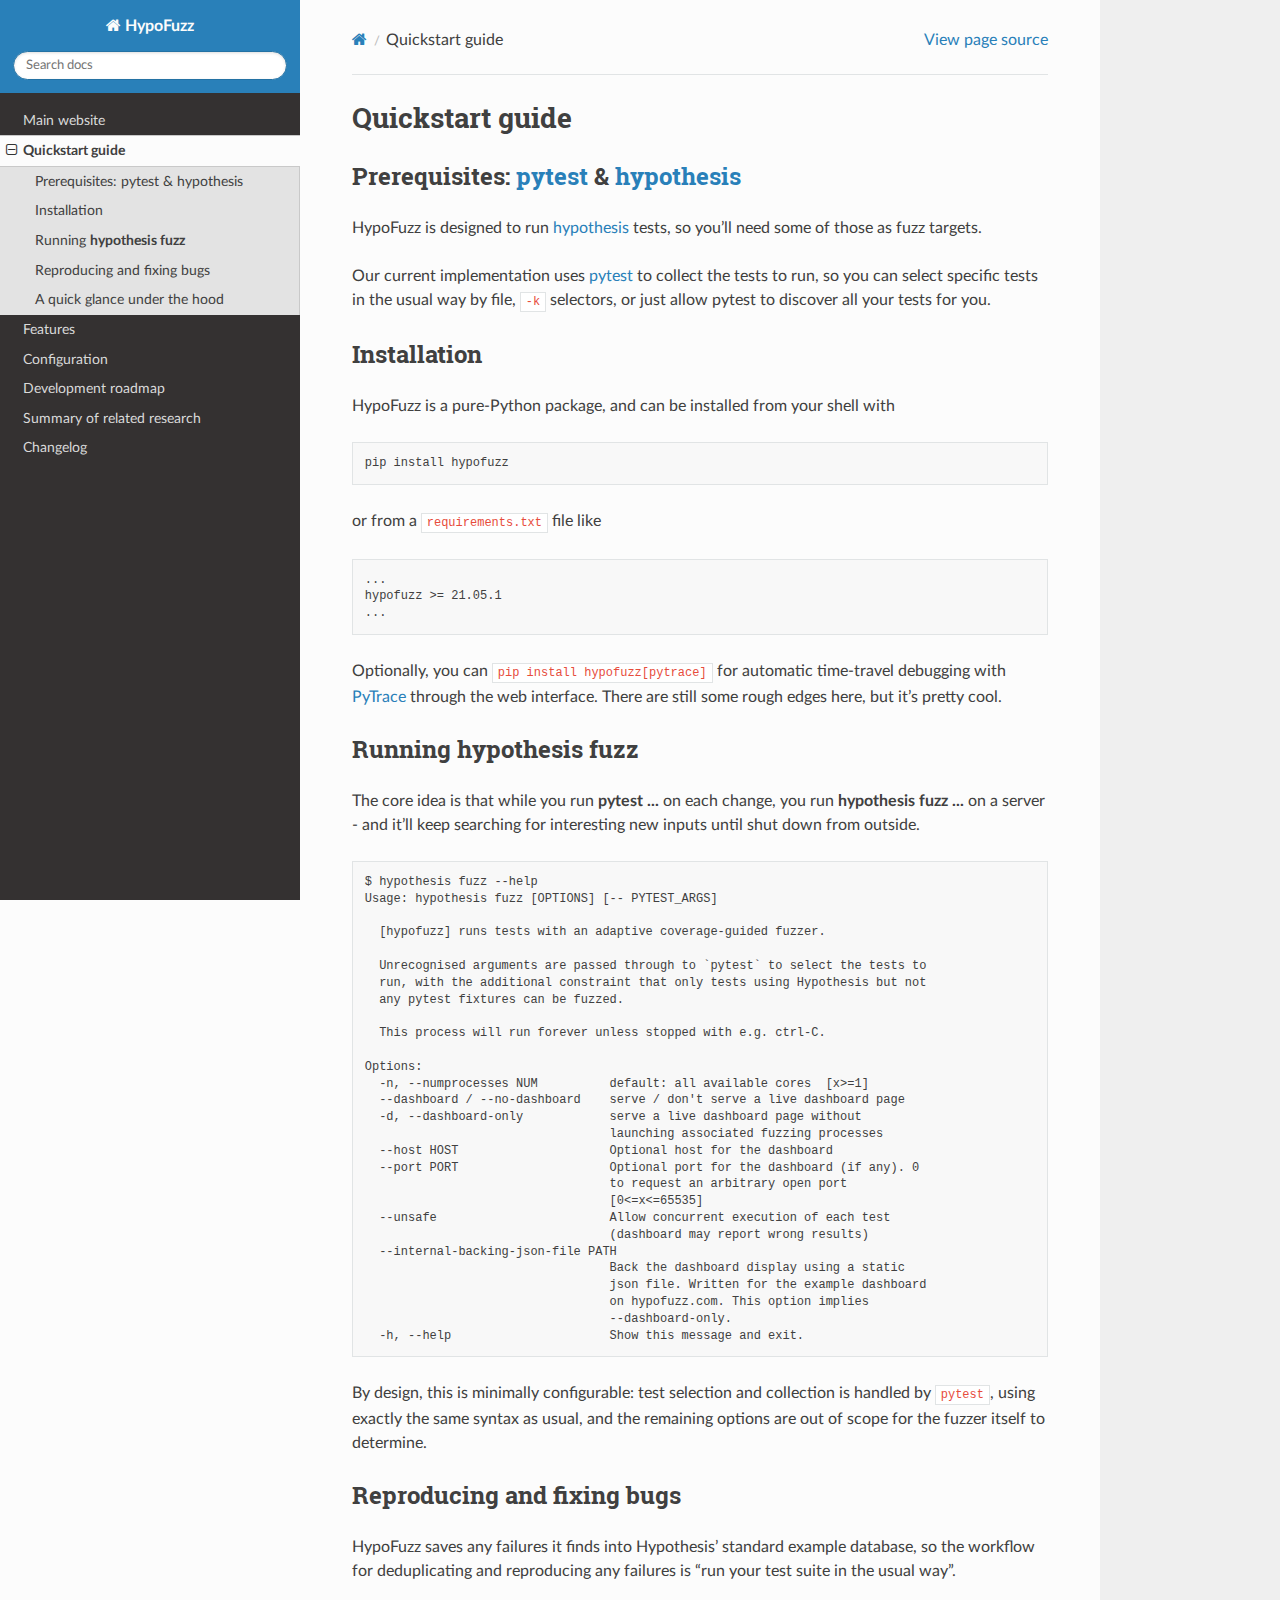
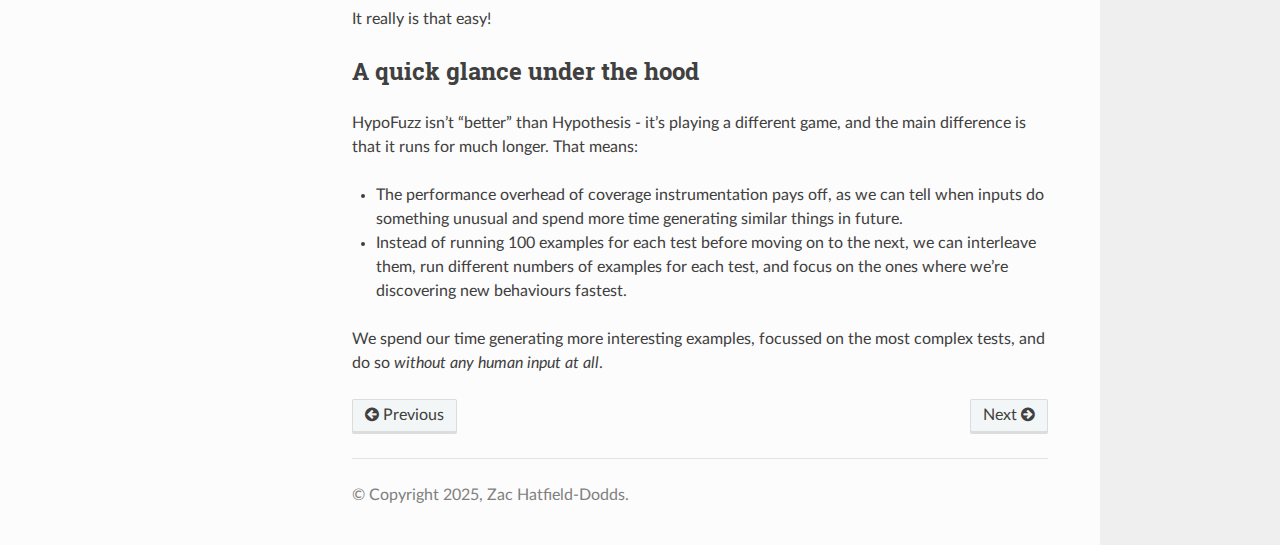
<file: docs/preview-1/docs/quickstart.html>
<!DOCTYPE html>
<html class="writer-html5" lang="en" data-content_root="./">
<head>
  <meta charset="utf-8" /><meta name="viewport" content="width=device-width, initial-scale=1" />

  <meta name="viewport" content="width=device-width, initial-scale=1.0" />
  <title>Quickstart guide &mdash; HypoFuzz docs</title>
      <link rel="stylesheet" type="text/css" href="_static/pygments.css?v=b86133f3" />
      <link rel="stylesheet" type="text/css" href="_static/css/theme.css?v=e59714d7" />

  
    <link rel="canonical" href="https://hypofuzz.com/docs/quickstart.html" />
      <script src="_static/jquery.js?v=5d32c60e"></script>
      <script src="_static/_sphinx_javascript_frameworks_compat.js?v=2cd50e6c"></script>
      <script src="_static/documentation_options.js?v=5929fcd5"></script>
      <script src="_static/doctools.js?v=9bcbadda"></script>
      <script src="_static/sphinx_highlight.js?v=dc90522c"></script>
    <script src="_static/js/theme.js"></script>
    <link rel="index" title="Index" href="genindex.html" />
    <link rel="search" title="Search" href="search.html" />
    <link rel="next" title="Features" href="features.html" />
    <link rel="prev" title="HypoFuzz documentation" href="index.html" /> 
</head>

<body class="wy-body-for-nav"> 
  <div class="wy-grid-for-nav">
    <nav data-toggle="wy-nav-shift" class="wy-nav-side">
      <div class="wy-side-scroll">
        <div class="wy-side-nav-search" >

          
          
          <a href="index.html" class="icon icon-home">
            HypoFuzz
          </a>
<div role="search">
  <form id="rtd-search-form" class="wy-form" action="search.html" method="get">
    <input type="text" name="q" placeholder="Search docs" aria-label="Search docs" />
    <input type="hidden" name="check_keywords" value="yes" />
    <input type="hidden" name="area" value="default" />
  </form>
</div>
        </div><div class="wy-menu wy-menu-vertical" data-spy="affix" role="navigation" aria-label="Navigation menu">
              <ul class="current">
<li class="toctree-l1"><a class="reference external" href="https://hypofuzz.com/">Main website</a></li>
<li class="toctree-l1 current"><a class="current reference internal" href="#">Quickstart guide</a><ul>
<li class="toctree-l2"><a class="reference internal" href="#prerequisites-pytest-hypothesis">Prerequisites: pytest &amp; hypothesis</a></li>
<li class="toctree-l2"><a class="reference internal" href="#installation">Installation</a></li>
<li class="toctree-l2"><a class="reference internal" href="#running-hypothesis-fuzz">Running <strong class="command">hypothesis fuzz</strong></a></li>
<li class="toctree-l2"><a class="reference internal" href="#reproducing-and-fixing-bugs">Reproducing and fixing bugs</a></li>
<li class="toctree-l2"><a class="reference internal" href="#a-quick-glance-under-the-hood">A quick glance under the hood</a></li>
</ul>
</li>
<li class="toctree-l1"><a class="reference internal" href="features.html">Features</a></li>
<li class="toctree-l1"><a class="reference internal" href="configuration.html">Configuration</a></li>
<li class="toctree-l1"><a class="reference internal" href="roadmap.html">Development roadmap</a></li>
<li class="toctree-l1"><a class="reference internal" href="literature.html">Summary of related research</a></li>
<li class="toctree-l1"><a class="reference internal" href="changelog.html">Changelog</a></li>
</ul>

        </div>
      </div>
    </nav>

    <section data-toggle="wy-nav-shift" class="wy-nav-content-wrap"><nav class="wy-nav-top" aria-label="Mobile navigation menu" >
          <i data-toggle="wy-nav-top" class="fa fa-bars"></i>
          <a href="index.html">HypoFuzz</a>
      </nav>

      <div class="wy-nav-content">
        <div class="rst-content">
          <div role="navigation" aria-label="Page navigation">
  <ul class="wy-breadcrumbs">
      <li><a href="index.html" class="icon icon-home" aria-label="Home"></a></li>
      <li class="breadcrumb-item active">Quickstart guide</li>
      <li class="wy-breadcrumbs-aside">
            <a href="_sources/quickstart.rst.txt" rel="nofollow"> View page source</a>
      </li>
  </ul>
  <hr/>
</div>
          <div role="main" class="document" itemscope="itemscope" itemtype="http://schema.org/Article">
           <div itemprop="articleBody">
             
  <section id="quickstart-guide">
<h1>Quickstart guide<a class="headerlink" href="#quickstart-guide" title="Link to this heading"></a></h1>
<section id="prerequisites-pytest-hypothesis">
<h2>Prerequisites: <a class="extlink-pypi reference external" href="https://pypi.org/project/pytest">pytest</a> &amp; <a class="extlink-pypi reference external" href="https://pypi.org/project/hypothesis">hypothesis</a><a class="headerlink" href="#prerequisites-pytest-hypothesis" title="Link to this heading"></a></h2>
<p>HypoFuzz is designed to run <a class="extlink-pypi reference external" href="https://pypi.org/project/hypothesis">hypothesis</a> tests, so you’ll need some of
those as fuzz targets.</p>
<p>Our current implementation uses <a class="extlink-pypi reference external" href="https://pypi.org/project/pytest">pytest</a> to collect the tests to run,
so you can select specific tests in the usual way by file, <code class="docutils literal notranslate"><span class="pre">-k</span></code> selectors,
or just allow pytest to discover all your tests for you.</p>
</section>
<section id="installation">
<h2>Installation<a class="headerlink" href="#installation" title="Link to this heading"></a></h2>
<p>HypoFuzz is a pure-Python package, and can be installed from your shell with</p>
<div class="highlight-shell notranslate"><div class="highlight"><pre><span></span>pip<span class="w"> </span>install<span class="w"> </span>hypofuzz
</pre></div>
</div>
<p>or from a <code class="docutils literal notranslate"><span class="pre">requirements.txt</span></code> file like</p>
<div class="highlight-text notranslate"><div class="highlight"><pre><span></span>...
hypofuzz &gt;= 21.05.1
...
</pre></div>
</div>
<p>Optionally, you can <code class="docutils literal notranslate"><span class="pre">pip</span> <span class="pre">install</span> <span class="pre">hypofuzz[pytrace]</span></code> for automatic time-travel
debugging with <a class="reference external" href="https://pytrace.com/">PyTrace</a> through the web interface.
There are still some rough edges here, but it’s pretty cool.</p>
</section>
<section id="running-hypothesis-fuzz">
<h2>Running <strong class="command">hypothesis fuzz</strong><a class="headerlink" href="#running-hypothesis-fuzz" title="Link to this heading"></a></h2>
<p>The core idea is that while you run <strong class="command">pytest ...</strong> on each change,
you run <strong class="command">hypothesis fuzz ...</strong> on a server - and it’ll keep searching
for interesting new inputs until shut down from outside.</p>
<div class="highlight-text notranslate"><div class="highlight"><pre><span></span>$ hypothesis fuzz --help
Usage: hypothesis fuzz [OPTIONS] [-- PYTEST_ARGS]

  [hypofuzz] runs tests with an adaptive coverage-guided fuzzer.

  Unrecognised arguments are passed through to `pytest` to select the tests to
  run, with the additional constraint that only tests using Hypothesis but not
  any pytest fixtures can be fuzzed.

  This process will run forever unless stopped with e.g. ctrl-C.

Options:
  -n, --numprocesses NUM          default: all available cores  [x&gt;=1]
  --dashboard / --no-dashboard    serve / don&#39;t serve a live dashboard page
  -d, --dashboard-only            serve a live dashboard page without
                                  launching associated fuzzing processes
  --host HOST                     Optional host for the dashboard
  --port PORT                     Optional port for the dashboard (if any). 0
                                  to request an arbitrary open port
                                  [0&lt;=x&lt;=65535]
  --unsafe                        Allow concurrent execution of each test
                                  (dashboard may report wrong results)
  --internal-backing-json-file PATH
                                  Back the dashboard display using a static
                                  json file. Written for the example dashboard
                                  on hypofuzz.com. This option implies
                                  --dashboard-only.
  -h, --help                      Show this message and exit.
</pre></div>
</div>
<p>By design, this is minimally configurable: test selection and collection is
handled by <code class="docutils literal notranslate"><span class="pre">pytest</span></code>, using exactly the same syntax as usual, and the
remaining options are out of scope for the fuzzer itself to determine.</p>
</section>
<section id="reproducing-and-fixing-bugs">
<h2>Reproducing and fixing bugs<a class="headerlink" href="#reproducing-and-fixing-bugs" title="Link to this heading"></a></h2>
<p>HypoFuzz saves any failures it finds into Hypothesis’ standard example
database, so the workflow for deduplicating and reproducing any failures
is “run your test suite in the usual way”.</p>
<p>It really is that easy!</p>
</section>
<section id="a-quick-glance-under-the-hood">
<h2>A quick glance under the hood<a class="headerlink" href="#a-quick-glance-under-the-hood" title="Link to this heading"></a></h2>
<p>HypoFuzz isn’t “better” than Hypothesis - it’s playing a different game,
and the main difference is that it runs for much longer.  That means:</p>
<ul class="simple">
<li><p>The performance overhead of coverage instrumentation pays off, as we can
tell when inputs do something unusual and spend more time generating similar
things in future.</p></li>
<li><p>Instead of running 100 examples for each test before moving on to the next,
we can interleave them, run different numbers of examples for each test, and
focus on the ones where we’re discovering new behaviours fastest.</p></li>
</ul>
<p>We spend our time generating more interesting examples, focussed on the most
complex tests, and do so <em>without any human input at all</em>.</p>
</section>
</section>


           </div>
          </div>
          <footer><div class="rst-footer-buttons" role="navigation" aria-label="Footer">
        <a href="index.html" class="btn btn-neutral float-left" title="HypoFuzz documentation" accesskey="p" rel="prev"><span class="fa fa-arrow-circle-left" aria-hidden="true"></span> Previous</a>
        <a href="features.html" class="btn btn-neutral float-right" title="Features" accesskey="n" rel="next">Next <span class="fa fa-arrow-circle-right" aria-hidden="true"></span></a>
    </div>

  <hr/>

  <div role="contentinfo">
    <p>&#169; Copyright 2025, Zac Hatfield-Dodds.</p>
  </div>

   

</footer>
        </div>
      </div>
    </section>
  </div>
  <script>
      jQuery(function () {
          SphinxRtdTheme.Navigation.enable(true);
      });
  </script>
    <!-- Theme Analytics -->
    <script async src="https://www.googletagmanager.com/gtag/js?id=UA-176879127-1"></script>
    <script>
      window.dataLayer = window.dataLayer || [];
      function gtag(){dataLayer.push(arguments);}
      gtag('js', new Date());

      gtag('config', 'UA-176879127-1', {
          'anonymize_ip': false,
      });
    </script> 

</body>
</html>
</file>
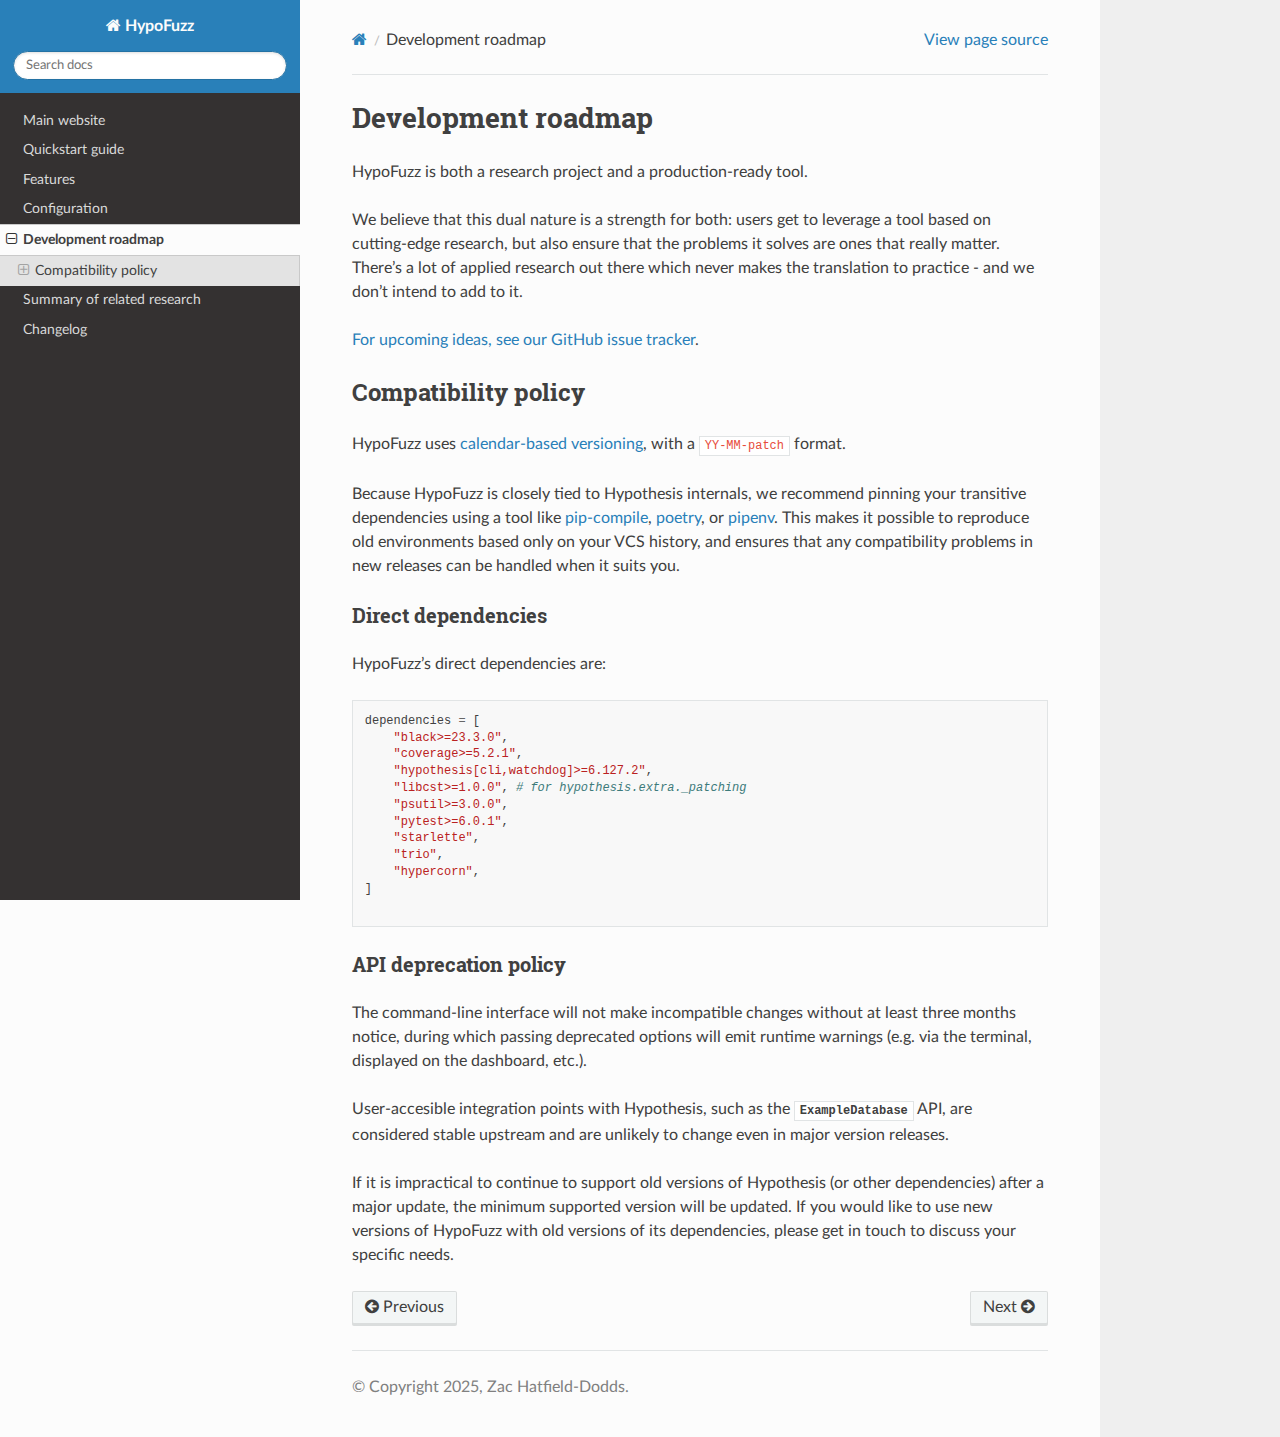
<file: docs/preview-1/docs/roadmap.html>
<!DOCTYPE html>
<html class="writer-html5" lang="en" data-content_root="./">
<head>
  <meta charset="utf-8" /><meta name="viewport" content="width=device-width, initial-scale=1" />

  <meta name="viewport" content="width=device-width, initial-scale=1.0" />
  <title>Development roadmap &mdash; HypoFuzz docs</title>
      <link rel="stylesheet" type="text/css" href="_static/pygments.css?v=b86133f3" />
      <link rel="stylesheet" type="text/css" href="_static/css/theme.css?v=e59714d7" />

  
    <link rel="canonical" href="https://hypofuzz.com/docs/roadmap.html" />
      <script src="_static/jquery.js?v=5d32c60e"></script>
      <script src="_static/_sphinx_javascript_frameworks_compat.js?v=2cd50e6c"></script>
      <script src="_static/documentation_options.js?v=5929fcd5"></script>
      <script src="_static/doctools.js?v=9bcbadda"></script>
      <script src="_static/sphinx_highlight.js?v=dc90522c"></script>
    <script src="_static/js/theme.js"></script>
    <link rel="index" title="Index" href="genindex.html" />
    <link rel="search" title="Search" href="search.html" />
    <link rel="next" title="Summary of related research" href="literature.html" />
    <link rel="prev" title="Configuration" href="configuration.html" /> 
</head>

<body class="wy-body-for-nav"> 
  <div class="wy-grid-for-nav">
    <nav data-toggle="wy-nav-shift" class="wy-nav-side">
      <div class="wy-side-scroll">
        <div class="wy-side-nav-search" >

          
          
          <a href="index.html" class="icon icon-home">
            HypoFuzz
          </a>
<div role="search">
  <form id="rtd-search-form" class="wy-form" action="search.html" method="get">
    <input type="text" name="q" placeholder="Search docs" aria-label="Search docs" />
    <input type="hidden" name="check_keywords" value="yes" />
    <input type="hidden" name="area" value="default" />
  </form>
</div>
        </div><div class="wy-menu wy-menu-vertical" data-spy="affix" role="navigation" aria-label="Navigation menu">
              <ul class="current">
<li class="toctree-l1"><a class="reference external" href="https://hypofuzz.com/">Main website</a></li>
<li class="toctree-l1"><a class="reference internal" href="quickstart.html">Quickstart guide</a></li>
<li class="toctree-l1"><a class="reference internal" href="features.html">Features</a></li>
<li class="toctree-l1"><a class="reference internal" href="configuration.html">Configuration</a></li>
<li class="toctree-l1 current"><a class="current reference internal" href="#">Development roadmap</a><ul>
<li class="toctree-l2"><a class="reference internal" href="#compatibility-policy">Compatibility policy</a><ul>
<li class="toctree-l3"><a class="reference internal" href="#direct-dependencies">Direct dependencies</a></li>
<li class="toctree-l3"><a class="reference internal" href="#api-deprecation-policy">API deprecation policy</a></li>
</ul>
</li>
</ul>
</li>
<li class="toctree-l1"><a class="reference internal" href="literature.html">Summary of related research</a></li>
<li class="toctree-l1"><a class="reference internal" href="changelog.html">Changelog</a></li>
</ul>

        </div>
      </div>
    </nav>

    <section data-toggle="wy-nav-shift" class="wy-nav-content-wrap"><nav class="wy-nav-top" aria-label="Mobile navigation menu" >
          <i data-toggle="wy-nav-top" class="fa fa-bars"></i>
          <a href="index.html">HypoFuzz</a>
      </nav>

      <div class="wy-nav-content">
        <div class="rst-content">
          <div role="navigation" aria-label="Page navigation">
  <ul class="wy-breadcrumbs">
      <li><a href="index.html" class="icon icon-home" aria-label="Home"></a></li>
      <li class="breadcrumb-item active">Development roadmap</li>
      <li class="wy-breadcrumbs-aside">
            <a href="_sources/roadmap.rst.txt" rel="nofollow"> View page source</a>
      </li>
  </ul>
  <hr/>
</div>
          <div role="main" class="document" itemscope="itemscope" itemtype="http://schema.org/Article">
           <div itemprop="articleBody">
             
  <section id="development-roadmap">
<h1>Development roadmap<a class="headerlink" href="#development-roadmap" title="Link to this heading"></a></h1>
<p>HypoFuzz is both a research project and a production-ready tool.</p>
<p>We believe that this dual nature is a strength for both: users get to leverage
a tool based on cutting-edge research, but also ensure that the problems it
solves are ones that really matter.  There’s a lot of applied research out
there which never makes the translation to practice - and we don’t intend to
add to it.</p>
<p><a class="reference external" href="https://github.com/Zac-HD/hypofuzz/issues">For upcoming ideas, see our GitHub issue tracker</a>.</p>
<section id="compatibility-policy">
<h2>Compatibility policy<a class="headerlink" href="#compatibility-policy" title="Link to this heading"></a></h2>
<p>HypoFuzz uses <a class="reference external" href="https://calver.org/">calendar-based versioning</a>, with a
<code class="docutils literal notranslate"><span class="pre">YY-MM-patch</span></code> format.</p>
<p>Because HypoFuzz is closely tied to Hypothesis internals, we recommend pinning
your transitive dependencies using a tool like <a class="extlink-pypi reference external" href="https://pypi.org/project/pip-tools">pip-compile</a>,
<a class="extlink-pypi reference external" href="https://pypi.org/project/poetry">poetry</a>, or <a class="extlink-pypi reference external" href="https://pypi.org/project/pipenv">pipenv</a>.  This makes it possible to reproduce old
environments based only on your VCS history, and ensures that any compatibility
problems in new releases can be handled when it suits you.</p>
<section id="direct-dependencies">
<h3>Direct dependencies<a class="headerlink" href="#direct-dependencies" title="Link to this heading"></a></h3>
<p>HypoFuzz’s direct dependencies are:</p>
<div class="highlight-default notranslate"><div class="highlight"><pre><span></span><span class="n">dependencies</span> <span class="o">=</span> <span class="p">[</span>
    <span class="s2">&quot;black&gt;=23.3.0&quot;</span><span class="p">,</span>
    <span class="s2">&quot;coverage&gt;=5.2.1&quot;</span><span class="p">,</span>
    <span class="s2">&quot;hypothesis[cli,watchdog]&gt;=6.127.2&quot;</span><span class="p">,</span>
    <span class="s2">&quot;libcst&gt;=1.0.0&quot;</span><span class="p">,</span> <span class="c1"># for hypothesis.extra._patching</span>
    <span class="s2">&quot;psutil&gt;=3.0.0&quot;</span><span class="p">,</span>
    <span class="s2">&quot;pytest&gt;=6.0.1&quot;</span><span class="p">,</span>
    <span class="s2">&quot;starlette&quot;</span><span class="p">,</span>
    <span class="s2">&quot;trio&quot;</span><span class="p">,</span>
    <span class="s2">&quot;hypercorn&quot;</span><span class="p">,</span>
<span class="p">]</span>

</pre></div>
</div>
</section>
<section id="api-deprecation-policy">
<h3>API deprecation policy<a class="headerlink" href="#api-deprecation-policy" title="Link to this heading"></a></h3>
<p>The command-line interface will not make incompatible changes without at least
three months notice, during which passing deprecated options will emit runtime
warnings (e.g. via the terminal, displayed on the dashboard, etc.).</p>
<p>User-accesible integration points with Hypothesis, such as the
<a class="reference external" href="https://hypothesis.readthedocs.io/en/latest/reference/api.html#hypothesis.database.ExampleDatabase" title="(in Hypothesis v6.130.6)"><code class="xref py py-class docutils literal notranslate"><span class="pre">ExampleDatabase</span></code></a> API, are considered
stable upstream and are unlikely to change even in major version releases.</p>
<p>If it is impractical to continue to support old versions of Hypothesis (or other
dependencies) after a major update, the minimum supported version will be updated.
If you would like to use new versions of HypoFuzz with old versions of its
dependencies, please get in touch to discuss your specific needs.</p>
</section>
</section>
</section>


           </div>
          </div>
          <footer><div class="rst-footer-buttons" role="navigation" aria-label="Footer">
        <a href="configuration.html" class="btn btn-neutral float-left" title="Configuration" accesskey="p" rel="prev"><span class="fa fa-arrow-circle-left" aria-hidden="true"></span> Previous</a>
        <a href="literature.html" class="btn btn-neutral float-right" title="Summary of related research" accesskey="n" rel="next">Next <span class="fa fa-arrow-circle-right" aria-hidden="true"></span></a>
    </div>

  <hr/>

  <div role="contentinfo">
    <p>&#169; Copyright 2025, Zac Hatfield-Dodds.</p>
  </div>

   

</footer>
        </div>
      </div>
    </section>
  </div>
  <script>
      jQuery(function () {
          SphinxRtdTheme.Navigation.enable(true);
      });
  </script>
    <!-- Theme Analytics -->
    <script async src="https://www.googletagmanager.com/gtag/js?id=UA-176879127-1"></script>
    <script>
      window.dataLayer = window.dataLayer || [];
      function gtag(){dataLayer.push(arguments);}
      gtag('js', new Date());

      gtag('config', 'UA-176879127-1', {
          'anonymize_ip': false,
      });
    </script> 

</body>
</html>
</file>
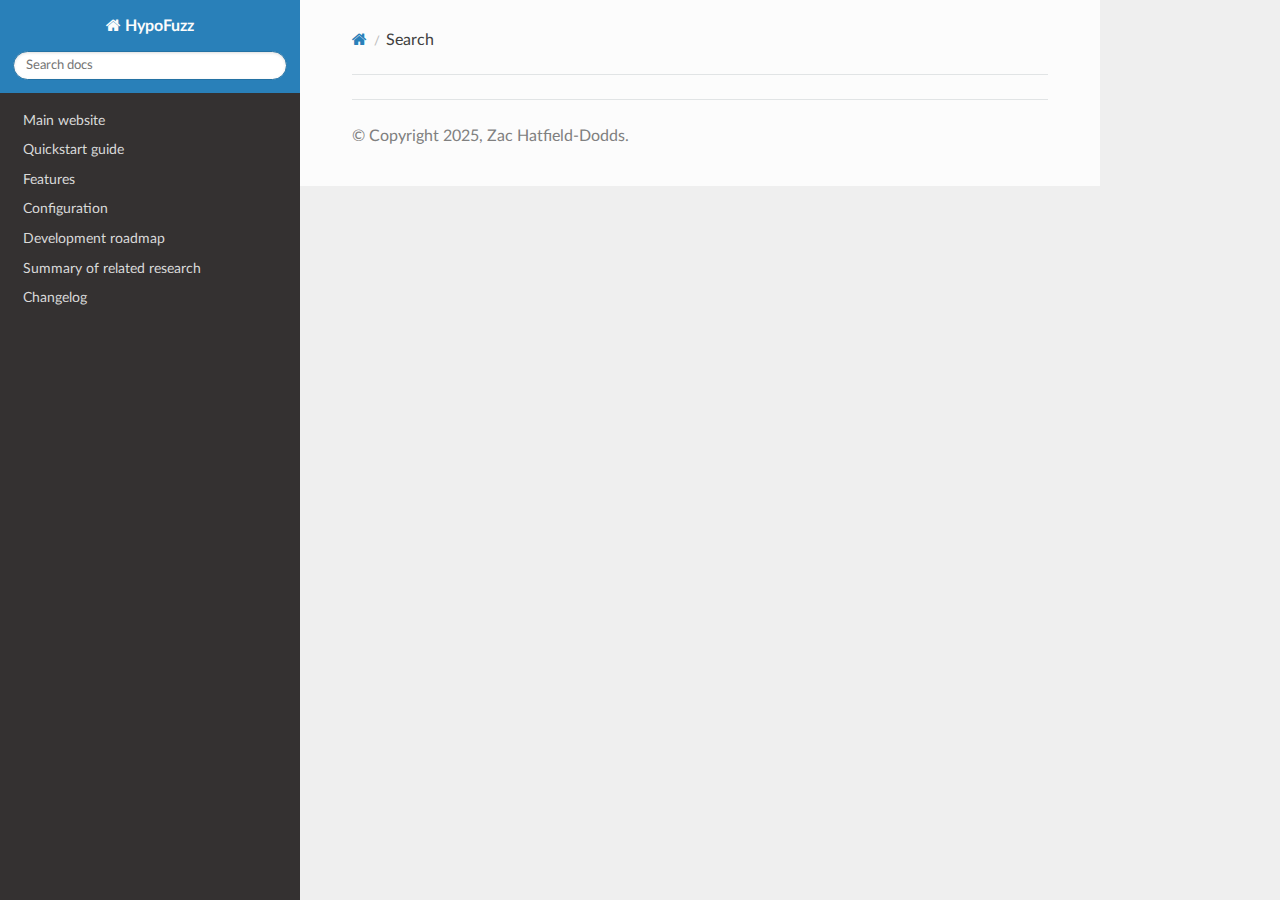
<file: docs/preview-1/docs/search.html>
<!DOCTYPE html>
<html class="writer-html5" lang="en" data-content_root="./">
<head>
  <meta charset="utf-8" />
  <meta name="viewport" content="width=device-width, initial-scale=1.0" />
  <title>Search &mdash; HypoFuzz docs</title>
      <link rel="stylesheet" type="text/css" href="_static/pygments.css?v=b86133f3" />
      <link rel="stylesheet" type="text/css" href="_static/css/theme.css?v=e59714d7" />

  
    <link rel="canonical" href="https://hypofuzz.com/docs/search.html" />
    
      <script src="_static/jquery.js?v=5d32c60e"></script>
      <script src="_static/_sphinx_javascript_frameworks_compat.js?v=2cd50e6c"></script>
      <script src="_static/documentation_options.js?v=5929fcd5"></script>
      <script src="_static/doctools.js?v=9bcbadda"></script>
      <script src="_static/sphinx_highlight.js?v=dc90522c"></script>
    <script src="_static/js/theme.js"></script>
    <script src="_static/searchtools.js"></script>
    <script src="_static/language_data.js"></script>
    <link rel="index" title="Index" href="genindex.html" />
    <link rel="search" title="Search" href="#" /> 
</head>

<body class="wy-body-for-nav"> 
  <div class="wy-grid-for-nav">
    <nav data-toggle="wy-nav-shift" class="wy-nav-side">
      <div class="wy-side-scroll">
        <div class="wy-side-nav-search" >

          
          
          <a href="index.html" class="icon icon-home">
            HypoFuzz
          </a>
<div role="search">
  <form id="rtd-search-form" class="wy-form" action="#" method="get">
    <input type="text" name="q" placeholder="Search docs" aria-label="Search docs" />
    <input type="hidden" name="check_keywords" value="yes" />
    <input type="hidden" name="area" value="default" />
  </form>
</div>
        </div><div class="wy-menu wy-menu-vertical" data-spy="affix" role="navigation" aria-label="Navigation menu">
              <ul>
<li class="toctree-l1"><a class="reference external" href="https://hypofuzz.com/">Main website</a></li>
<li class="toctree-l1"><a class="reference internal" href="quickstart.html">Quickstart guide</a></li>
<li class="toctree-l1"><a class="reference internal" href="features.html">Features</a></li>
<li class="toctree-l1"><a class="reference internal" href="configuration.html">Configuration</a></li>
<li class="toctree-l1"><a class="reference internal" href="roadmap.html">Development roadmap</a></li>
<li class="toctree-l1"><a class="reference internal" href="literature.html">Summary of related research</a></li>
<li class="toctree-l1"><a class="reference internal" href="changelog.html">Changelog</a></li>
</ul>

        </div>
      </div>
    </nav>

    <section data-toggle="wy-nav-shift" class="wy-nav-content-wrap"><nav class="wy-nav-top" aria-label="Mobile navigation menu" >
          <i data-toggle="wy-nav-top" class="fa fa-bars"></i>
          <a href="index.html">HypoFuzz</a>
      </nav>

      <div class="wy-nav-content">
        <div class="rst-content">
          <div role="navigation" aria-label="Page navigation">
  <ul class="wy-breadcrumbs">
      <li><a href="index.html" class="icon icon-home" aria-label="Home"></a></li>
      <li class="breadcrumb-item active">Search</li>
      <li class="wy-breadcrumbs-aside">
      </li>
  </ul>
  <hr/>
</div>
          <div role="main" class="document" itemscope="itemscope" itemtype="http://schema.org/Article">
           <div itemprop="articleBody">
             
  <noscript>
  <div id="fallback" class="admonition warning">
    <p class="last">
      Please activate JavaScript to enable the search functionality.
    </p>
  </div>
  </noscript>

  
  <div id="search-results">
  
  </div>

           </div>
          </div>
          <footer>

  <hr/>

  <div role="contentinfo">
    <p>&#169; Copyright 2025, Zac Hatfield-Dodds.</p>
  </div>

   

</footer>
        </div>
      </div>
    </section>
  </div>
  <script>
      jQuery(function () {
          SphinxRtdTheme.Navigation.enable(true);
      });
  </script>
    <!-- Theme Analytics -->
    <script async src="https://www.googletagmanager.com/gtag/js?id=UA-176879127-1"></script>
    <script>
      window.dataLayer = window.dataLayer || [];
      function gtag(){dataLayer.push(arguments);}
      gtag('js', new Date());

      gtag('config', 'UA-176879127-1', {
          'anonymize_ip': false,
      });
    </script>
  <script>
    jQuery(function() { Search.loadIndex("searchindex.js"); });
  </script>
  
  <script id="searchindexloader"></script>
   


</body>
</html>
</file>
<file: docs/preview-1/docs/_static/pygments.css>
pre { line-height: 125%; }
td.linenos .normal { color: inherit; background-color: transparent; padding-left: 5px; padding-right: 5px; }
span.linenos { color: inherit; background-color: transparent; padding-left: 5px; padding-right: 5px; }
td.linenos .special { color: #000000; background-color: #ffffc0; padding-left: 5px; padding-right: 5px; }
span.linenos.special { color: #000000; background-color: #ffffc0; padding-left: 5px; padding-right: 5px; }
.highlight .hll { background-color: #ffffcc }
.highlight { background: #f8f8f8; }
.highlight .c { color: #3D7B7B; font-style: italic } /* Comment */
.highlight .err { border: 1px solid #F00 } /* Error */
.highlight .k { color: #008000; font-weight: bold } /* Keyword */
.highlight .o { color: #666 } /* Operator */
.highlight .ch { color: #3D7B7B; font-style: italic } /* Comment.Hashbang */
.highlight .cm { color: #3D7B7B; font-style: italic } /* Comment.Multiline */
.highlight .cp { color: #9C6500 } /* Comment.Preproc */
.highlight .cpf { color: #3D7B7B; font-style: italic } /* Comment.PreprocFile */
.highlight .c1 { color: #3D7B7B; font-style: italic } /* Comment.Single */
.highlight .cs { color: #3D7B7B; font-style: italic } /* Comment.Special */
.highlight .gd { color: #A00000 } /* Generic.Deleted */
.highlight .ge { font-style: italic } /* Generic.Emph */
.highlight .ges { font-weight: bold; font-style: italic } /* Generic.EmphStrong */
.highlight .gr { color: #E40000 } /* Generic.Error */
.highlight .gh { color: #000080; font-weight: bold } /* Generic.Heading */
.highlight .gi { color: #008400 } /* Generic.Inserted */
.highlight .go { color: #717171 } /* Generic.Output */
.highlight .gp { color: #000080; font-weight: bold } /* Generic.Prompt */
.highlight .gs { font-weight: bold } /* Generic.Strong */
.highlight .gu { color: #800080; font-weight: bold } /* Generic.Subheading */
.highlight .gt { color: #04D } /* Generic.Traceback */
.highlight .kc { color: #008000; font-weight: bold } /* Keyword.Constant */
.highlight .kd { color: #008000; font-weight: bold } /* Keyword.Declaration */
.highlight .kn { color: #008000; font-weight: bold } /* Keyword.Namespace */
.highlight .kp { color: #008000 } /* Keyword.Pseudo */
.highlight .kr { color: #008000; font-weight: bold } /* Keyword.Reserved */
.highlight .kt { color: #B00040 } /* Keyword.Type */
.highlight .m { color: #666 } /* Literal.Number */
.highlight .s { color: #BA2121 } /* Literal.String */
.highlight .na { color: #687822 } /* Name.Attribute */
.highlight .nb { color: #008000 } /* Name.Builtin */
.highlight .nc { color: #00F; font-weight: bold } /* Name.Class */
.highlight .no { color: #800 } /* Name.Constant */
.highlight .nd { color: #A2F } /* Name.Decorator */
.highlight .ni { color: #717171; font-weight: bold } /* Name.Entity */
.highlight .ne { color: #CB3F38; font-weight: bold } /* Name.Exception */
.highlight .nf { color: #00F } /* Name.Function */
.highlight .nl { color: #767600 } /* Name.Label */
.highlight .nn { color: #00F; font-weight: bold } /* Name.Namespace */
.highlight .nt { color: #008000; font-weight: bold } /* Name.Tag */
.highlight .nv { color: #19177C } /* Name.Variable */
.highlight .ow { color: #A2F; font-weight: bold } /* Operator.Word */
.highlight .w { color: #BBB } /* Text.Whitespace */
.highlight .mb { color: #666 } /* Literal.Number.Bin */
.highlight .mf { color: #666 } /* Literal.Number.Float */
.highlight .mh { color: #666 } /* Literal.Number.Hex */
.highlight .mi { color: #666 } /* Literal.Number.Integer */
.highlight .mo { color: #666 } /* Literal.Number.Oct */
.highlight .sa { color: #BA2121 } /* Literal.String.Affix */
.highlight .sb { color: #BA2121 } /* Literal.String.Backtick */
.highlight .sc { color: #BA2121 } /* Literal.String.Char */
.highlight .dl { color: #BA2121 } /* Literal.String.Delimiter */
.highlight .sd { color: #BA2121; font-style: italic } /* Literal.String.Doc */
.highlight .s2 { color: #BA2121 } /* Literal.String.Double */
.highlight .se { color: #AA5D1F; font-weight: bold } /* Literal.String.Escape */
.highlight .sh { color: #BA2121 } /* Literal.String.Heredoc */
.highlight .si { color: #A45A77; font-weight: bold } /* Literal.String.Interpol */
.highlight .sx { color: #008000 } /* Literal.String.Other */
.highlight .sr { color: #A45A77 } /* Literal.String.Regex */
.highlight .s1 { color: #BA2121 } /* Literal.String.Single */
.highlight .ss { color: #19177C } /* Literal.String.Symbol */
.highlight .bp { color: #008000 } /* Name.Builtin.Pseudo */
.highlight .fm { color: #00F } /* Name.Function.Magic */
.highlight .vc { color: #19177C } /* Name.Variable.Class */
.highlight .vg { color: #19177C } /* Name.Variable.Global */
.highlight .vi { color: #19177C } /* Name.Variable.Instance */
.highlight .vm { color: #19177C } /* Name.Variable.Magic */
.highlight .il { color: #666 } /* Literal.Number.Integer.Long */
</file>
<file: docs/preview-1/docs/_static/css/theme.css>
html{box-sizing:border-box}*,:after,:before{box-sizing:inherit}article,aside,details,figcaption,figure,footer,header,hgroup,nav,section{display:block}audio,canvas,video{display:inline-block;*display:inline;*zoom:1}[hidden],audio:not([controls]){display:none}*{-webkit-box-sizing:border-box;-moz-box-sizing:border-box;box-sizing:border-box}html{font-size:100%;-webkit-text-size-adjust:100%;-ms-text-size-adjust:100%}body{margin:0}a:active,a:hover{outline:0}abbr[title]{border-bottom:1px dotted}b,strong{font-weight:700}blockquote{margin:0}dfn{font-style:italic}ins{background:#ff9;text-decoration:none}ins,mark{color:#000}mark{background:#ff0;font-style:italic;font-weight:700}.rst-content code,.rst-content tt,code,kbd,pre,samp{font-family:monospace,serif;_font-family:courier new,monospace;font-size:1em}pre{white-space:pre}q{quotes:none}q:after,q:before{content:"";content:none}small{font-size:85%}sub,sup{font-size:75%;line-height:0;position:relative;vertical-align:baseline}sup{top:-.5em}sub{bottom:-.25em}dl,ol,ul{margin:0;padding:0;list-style:none;list-style-image:none}li{list-style:none}dd{margin:0}img{border:0;-ms-interpolation-mode:bicubic;vertical-align:middle;max-width:100%}svg:not(:root){overflow:hidden}figure,form{margin:0}label{cursor:pointer}button,input,select,textarea{font-size:100%;margin:0;vertical-align:baseline;*vertical-align:middle}button,input{line-height:normal}button,input[type=button],input[type=reset],input[type=submit]{cursor:pointer;-webkit-appearance:button;*overflow:visible}button[disabled],input[disabled]{cursor:default}input[type=search]{-webkit-appearance:textfield;-moz-box-sizing:content-box;-webkit-box-sizing:content-box;box-sizing:content-box}textarea{resize:vertical}table{border-collapse:collapse;border-spacing:0}td{vertical-align:top}.chromeframe{margin:.2em 0;background:#ccc;color:#000;padding:.2em 0}.ir{display:block;border:0;text-indent:-999em;overflow:hidden;background-color:transparent;background-repeat:no-repeat;text-align:left;direction:ltr;*line-height:0}.ir br{display:none}.hidden{display:none!important;visibility:hidden}.visuallyhidden{border:0;clip:rect(0 0 0 0);height:1px;margin:-1px;overflow:hidden;padding:0;position:absolute;width:1px}.visuallyhidden.focusable:active,.visuallyhidden.focusable:focus{clip:auto;height:auto;margin:0;overflow:visible;position:static;width:auto}.invisible{visibility:hidden}.relative{position:relative}big,small{font-size:100%}@media print{body,html,section{background:none!important}*{box-shadow:none!important;text-shadow:none!important;filter:none!important;-ms-filter:none!important}a,a:visited{text-decoration:underline}.ir a:after,a[href^="#"]:after,a[href^="javascript:"]:after{content:""}blockquote,pre{page-break-inside:avoid}thead{display:table-header-group}img,tr{page-break-inside:avoid}img{max-width:100%!important}@page{margin:.5cm}.rst-content .toctree-wrapper>p.caption,h2,h3,p{orphans:3;widows:3}.rst-content .toctree-wrapper>p.caption,h2,h3{page-break-after:avoid}}.btn,.fa:before,.icon:before,.rst-content .admonition,.rst-content .admonition-title:before,.rst-content .admonition-todo,.rst-content .attention,.rst-content .caution,.rst-content .code-block-caption .headerlink:before,.rst-content .danger,.rst-content .eqno .headerlink:before,.rst-content .error,.rst-content .hint,.rst-content .important,.rst-content .note,.rst-content .seealso,.rst-content .tip,.rst-content .warning,.rst-content code.download span:first-child:before,.rst-content dl dt .headerlink:before,.rst-content h1 .headerlink:before,.rst-content h2 .headerlink:before,.rst-content h3 .headerlink:before,.rst-content h4 .headerlink:before,.rst-content h5 .headerlink:before,.rst-content h6 .headerlink:before,.rst-content p.caption .headerlink:before,.rst-content p .headerlink:before,.rst-content table>caption .headerlink:before,.rst-content tt.download span:first-child:before,.wy-alert,.wy-dropdown .caret:before,.wy-inline-validate.wy-inline-validate-danger .wy-input-context:before,.wy-inline-validate.wy-inline-validate-info .wy-input-context:before,.wy-inline-validate.wy-inline-validate-success .wy-input-context:before,.wy-inline-validate.wy-inline-validate-warning .wy-input-context:before,.wy-menu-vertical li.current>a button.toctree-expand:before,.wy-menu-vertical li.on a button.toctree-expand:before,.wy-menu-vertical li button.toctree-expand:before,input[type=color],input[type=date],input[type=datetime-local],input[type=datetime],input[type=email],input[type=month],input[type=number],input[type=password],input[type=search],input[type=tel],input[type=text],input[type=time],input[type=url],input[type=week],select,textarea{-webkit-font-smoothing:antialiased}.clearfix{*zoom:1}.clearfix:after,.clearfix:before{display:table;content:""}.clearfix:after{clear:both}/*!
 *  Font Awesome 4.7.0 by @davegandy - http://fontawesome.io - @fontawesome
 *  License - http://fontawesome.io/license (Font: SIL OFL 1.1, CSS: MIT License)
 */@font-face{font-family:FontAwesome;src:url(fonts/fontawesome-webfont.eot?674f50d287a8c48dc19ba404d20fe713);src:url(fonts/fontawesome-webfont.eot?674f50d287a8c48dc19ba404d20fe713?#iefix&v=4.7.0) format("embedded-opentype"),url(fonts/fontawesome-webfont.woff2?af7ae505a9eed503f8b8e6982036873e) format("woff2"),url(fonts/fontawesome-webfont.woff?fee66e712a8a08eef5805a46892932ad) format("woff"),url(fonts/fontawesome-webfont.ttf?b06871f281fee6b241d60582ae9369b9) format("truetype"),url(fonts/fontawesome-webfont.svg?912ec66d7572ff821749319396470bde#fontawesomeregular) format("svg");font-weight:400;font-style:normal}.fa,.icon,.rst-content .admonition-title,.rst-content .code-block-caption .headerlink,.rst-content .eqno .headerlink,.rst-content code.download span:first-child,.rst-content dl dt .headerlink,.rst-content h1 .headerlink,.rst-content h2 .headerlink,.rst-content h3 .headerlink,.rst-content h4 .headerlink,.rst-content h5 .headerlink,.rst-content h6 .headerlink,.rst-content p.caption .headerlink,.rst-content p .headerlink,.rst-content table>caption .headerlink,.rst-content tt.download span:first-child,.wy-menu-vertical li.current>a button.toctree-expand,.wy-menu-vertical li.on a button.toctree-expand,.wy-menu-vertical li button.toctree-expand{display:inline-block;font:normal normal normal 14px/1 FontAwesome;font-size:inherit;text-rendering:auto;-webkit-font-smoothing:antialiased;-moz-osx-font-smoothing:grayscale}.fa-lg{font-size:1.33333em;line-height:.75em;vertical-align:-15%}.fa-2x{font-size:2em}.fa-3x{font-size:3em}.fa-4x{font-size:4em}.fa-5x{font-size:5em}.fa-fw{width:1.28571em;text-align:center}.fa-ul{padding-left:0;margin-left:2.14286em;list-style-type:none}.fa-ul>li{position:relative}.fa-li{position:absolute;left:-2.14286em;width:2.14286em;top:.14286em;text-align:center}.fa-li.fa-lg{left:-1.85714em}.fa-border{padding:.2em .25em .15em;border:.08em solid #eee;border-radius:.1em}.fa-pull-left{float:left}.fa-pull-right{float:right}.fa-pull-left.icon,.fa.fa-pull-left,.rst-content .code-block-caption .fa-pull-left.headerlink,.rst-content .eqno .fa-pull-left.headerlink,.rst-content .fa-pull-left.admonition-title,.rst-content code.download span.fa-pull-left:first-child,.rst-content dl dt .fa-pull-left.headerlink,.rst-content h1 .fa-pull-left.headerlink,.rst-content h2 .fa-pull-left.headerlink,.rst-content h3 .fa-pull-left.headerlink,.rst-content h4 .fa-pull-left.headerlink,.rst-content h5 .fa-pull-left.headerlink,.rst-content h6 .fa-pull-left.headerlink,.rst-content p .fa-pull-left.headerlink,.rst-content table>caption .fa-pull-left.headerlink,.rst-content tt.download span.fa-pull-left:first-child,.wy-menu-vertical li.current>a button.fa-pull-left.toctree-expand,.wy-menu-vertical li.on a button.fa-pull-left.toctree-expand,.wy-menu-vertical li button.fa-pull-left.toctree-expand{margin-right:.3em}.fa-pull-right.icon,.fa.fa-pull-right,.rst-content .code-block-caption .fa-pull-right.headerlink,.rst-content .eqno .fa-pull-right.headerlink,.rst-content .fa-pull-right.admonition-title,.rst-content code.download span.fa-pull-right:first-child,.rst-content dl dt .fa-pull-right.headerlink,.rst-content h1 .fa-pull-right.headerlink,.rst-content h2 .fa-pull-right.headerlink,.rst-content h3 .fa-pull-right.headerlink,.rst-content h4 .fa-pull-right.headerlink,.rst-content h5 .fa-pull-right.headerlink,.rst-content h6 .fa-pull-right.headerlink,.rst-content p .fa-pull-right.headerlink,.rst-content table>caption .fa-pull-right.headerlink,.rst-content tt.download span.fa-pull-right:first-child,.wy-menu-vertical li.current>a button.fa-pull-right.toctree-expand,.wy-menu-vertical li.on a button.fa-pull-right.toctree-expand,.wy-menu-vertical li button.fa-pull-right.toctree-expand{margin-left:.3em}.pull-right{float:right}.pull-left{float:left}.fa.pull-left,.pull-left.icon,.rst-content .code-block-caption .pull-left.headerlink,.rst-content .eqno .pull-left.headerlink,.rst-content .pull-left.admonition-title,.rst-content code.download span.pull-left:first-child,.rst-content dl dt .pull-left.headerlink,.rst-content h1 .pull-left.headerlink,.rst-content h2 .pull-left.headerlink,.rst-content h3 .pull-left.headerlink,.rst-content h4 .pull-left.headerlink,.rst-content h5 .pull-left.headerlink,.rst-content h6 .pull-left.headerlink,.rst-content p .pull-left.headerlink,.rst-content table>caption .pull-left.headerlink,.rst-content tt.download span.pull-left:first-child,.wy-menu-vertical li.current>a button.pull-left.toctree-expand,.wy-menu-vertical li.on a button.pull-left.toctree-expand,.wy-menu-vertical li button.pull-left.toctree-expand{margin-right:.3em}.fa.pull-right,.pull-right.icon,.rst-content .code-block-caption .pull-right.headerlink,.rst-content .eqno .pull-right.headerlink,.rst-content .pull-right.admonition-title,.rst-content code.download span.pull-right:first-child,.rst-content dl dt .pull-right.headerlink,.rst-content h1 .pull-right.headerlink,.rst-content h2 .pull-right.headerlink,.rst-content h3 .pull-right.headerlink,.rst-content h4 .pull-right.headerlink,.rst-content h5 .pull-right.headerlink,.rst-content h6 .pull-right.headerlink,.rst-content p .pull-right.headerlink,.rst-content table>caption .pull-right.headerlink,.rst-content tt.download span.pull-right:first-child,.wy-menu-vertical li.current>a button.pull-right.toctree-expand,.wy-menu-vertical li.on a button.pull-right.toctree-expand,.wy-menu-vertical li button.pull-right.toctree-expand{margin-left:.3em}.fa-spin{-webkit-animation:fa-spin 2s linear infinite;animation:fa-spin 2s linear infinite}.fa-pulse{-webkit-animation:fa-spin 1s steps(8) infinite;animation:fa-spin 1s steps(8) infinite}@-webkit-keyframes fa-spin{0%{-webkit-transform:rotate(0deg);transform:rotate(0deg)}to{-webkit-transform:rotate(359deg);transform:rotate(359deg)}}@keyframes fa-spin{0%{-webkit-transform:rotate(0deg);transform:rotate(0deg)}to{-webkit-transform:rotate(359deg);transform:rotate(359deg)}}.fa-rotate-90{-ms-filter:"progid:DXImageTransform.Microsoft.BasicImage(rotation=1)";-webkit-transform:rotate(90deg);-ms-transform:rotate(90deg);transform:rotate(90deg)}.fa-rotate-180{-ms-filter:"progid:DXImageTransform.Microsoft.BasicImage(rotation=2)";-webkit-transform:rotate(180deg);-ms-transform:rotate(180deg);transform:rotate(180deg)}.fa-rotate-270{-ms-filter:"progid:DXImageTransform.Microsoft.BasicImage(rotation=3)";-webkit-transform:rotate(270deg);-ms-transform:rotate(270deg);transform:rotate(270deg)}.fa-flip-horizontal{-ms-filter:"progid:DXImageTransform.Microsoft.BasicImage(rotation=0, mirror=1)";-webkit-transform:scaleX(-1);-ms-transform:scaleX(-1);transform:scaleX(-1)}.fa-flip-vertical{-ms-filter:"progid:DXImageTransform.Microsoft.BasicImage(rotation=2, mirror=1)";-webkit-transform:scaleY(-1);-ms-transform:scaleY(-1);transform:scaleY(-1)}:root .fa-flip-horizontal,:root .fa-flip-vertical,:root .fa-rotate-90,:root .fa-rotate-180,:root .fa-rotate-270{filter:none}.fa-stack{position:relative;display:inline-block;width:2em;height:2em;line-height:2em;vertical-align:middle}.fa-stack-1x,.fa-stack-2x{position:absolute;left:0;width:100%;text-align:center}.fa-stack-1x{line-height:inherit}.fa-stack-2x{font-size:2em}.fa-inverse{color:#fff}.fa-glass:before{content:""}.fa-music:before{content:""}.fa-search:before,.icon-search:before{content:""}.fa-envelope-o:before{content:""}.fa-heart:before{content:""}.fa-star:before{content:""}.fa-star-o:before{content:""}.fa-user:before{content:""}.fa-film:before{content:""}.fa-th-large:before{content:""}.fa-th:before{content:""}.fa-th-list:before{content:""}.fa-check:before{content:""}.fa-close:before,.fa-remove:before,.fa-times:before{content:""}.fa-search-plus:before{content:""}.fa-search-minus:before{content:""}.fa-power-off:before{content:""}.fa-signal:before{content:""}.fa-cog:before,.fa-gear:before{content:""}.fa-trash-o:before{content:""}.fa-home:before,.icon-home:before{content:""}.fa-file-o:before{content:""}.fa-clock-o:before{content:""}.fa-road:before{content:""}.fa-download:before,.rst-content code.download span:first-child:before,.rst-content tt.download span:first-child:before{content:""}.fa-arrow-circle-o-down:before{content:""}.fa-arrow-circle-o-up:before{content:""}.fa-inbox:before{content:""}.fa-play-circle-o:before{content:""}.fa-repeat:before,.fa-rotate-right:before{content:""}.fa-refresh:before{content:""}.fa-list-alt:before{content:""}.fa-lock:before{content:""}.fa-flag:before{content:""}.fa-headphones:before{content:""}.fa-volume-off:before{content:""}.fa-volume-down:before{content:""}.fa-volume-up:before{content:""}.fa-qrcode:before{content:""}.fa-barcode:before{content:""}.fa-tag:before{content:""}.fa-tags:before{content:""}.fa-book:before,.icon-book:before{content:""}.fa-bookmark:before{content:""}.fa-print:before{content:""}.fa-camera:before{content:""}.fa-font:before{content:""}.fa-bold:before{content:""}.fa-italic:before{content:""}.fa-text-height:before{content:""}.fa-text-width:before{content:""}.fa-align-left:before{content:""}.fa-align-center:before{content:""}.fa-align-right:before{content:""}.fa-align-justify:before{content:""}.fa-list:before{content:""}.fa-dedent:before,.fa-outdent:before{content:""}.fa-indent:before{content:""}.fa-video-camera:before{content:""}.fa-image:before,.fa-photo:before,.fa-picture-o:before{content:""}.fa-pencil:before{content:""}.fa-map-marker:before{content:""}.fa-adjust:before{content:""}.fa-tint:before{content:""}.fa-edit:before,.fa-pencil-square-o:before{content:""}.fa-share-square-o:before{content:""}.fa-check-square-o:before{content:""}.fa-arrows:before{content:""}.fa-step-backward:before{content:""}.fa-fast-backward:before{content:""}.fa-backward:before{content:""}.fa-play:before{content:""}.fa-pause:before{content:""}.fa-stop:before{content:""}.fa-forward:before{content:""}.fa-fast-forward:before{content:""}.fa-step-forward:before{content:""}.fa-eject:before{content:""}.fa-chevron-left:before{content:""}.fa-chevron-right:before{content:""}.fa-plus-circle:before{content:""}.fa-minus-circle:before{content:""}.fa-times-circle:before,.wy-inline-validate.wy-inline-validate-danger .wy-input-context:before{content:""}.fa-check-circle:before,.wy-inline-validate.wy-inline-validate-success .wy-input-context:before{content:""}.fa-question-circle:before{content:""}.fa-info-circle:before{content:""}.fa-crosshairs:before{content:""}.fa-times-circle-o:before{content:""}.fa-check-circle-o:before{content:""}.fa-ban:before{content:""}.fa-arrow-left:before{content:""}.fa-arrow-right:before{content:""}.fa-arrow-up:before{content:""}.fa-arrow-down:before{content:""}.fa-mail-forward:before,.fa-share:before{content:""}.fa-expand:before{content:""}.fa-compress:before{content:""}.fa-plus:before{content:""}.fa-minus:before{content:""}.fa-asterisk:before{content:""}.fa-exclamation-circle:before,.rst-content .admonition-title:before,.wy-inline-validate.wy-inline-validate-info .wy-input-context:before,.wy-inline-validate.wy-inline-validate-warning .wy-input-context:before{content:""}.fa-gift:before{content:""}.fa-leaf:before{content:""}.fa-fire:before,.icon-fire:before{content:""}.fa-eye:before{content:""}.fa-eye-slash:before{content:""}.fa-exclamation-triangle:before,.fa-warning:before{content:""}.fa-plane:before{content:""}.fa-calendar:before{content:""}.fa-random:before{content:""}.fa-comment:before{content:""}.fa-magnet:before{content:""}.fa-chevron-up:before{content:""}.fa-chevron-down:before{content:""}.fa-retweet:before{content:""}.fa-shopping-cart:before{content:""}.fa-folder:before{content:""}.fa-folder-open:before{content:""}.fa-arrows-v:before{content:""}.fa-arrows-h:before{content:""}.fa-bar-chart-o:before,.fa-bar-chart:before{content:""}.fa-twitter-square:before{content:""}.fa-facebook-square:before{content:""}.fa-camera-retro:before{content:""}.fa-key:before{content:""}.fa-cogs:before,.fa-gears:before{content:""}.fa-comments:before{content:""}.fa-thumbs-o-up:before{content:""}.fa-thumbs-o-down:before{content:""}.fa-star-half:before{content:""}.fa-heart-o:before{content:""}.fa-sign-out:before{content:""}.fa-linkedin-square:before{content:""}.fa-thumb-tack:before{content:""}.fa-external-link:before{content:""}.fa-sign-in:before{content:""}.fa-trophy:before{content:""}.fa-github-square:before{content:""}.fa-upload:before{content:""}.fa-lemon-o:before{content:""}.fa-phone:before{content:""}.fa-square-o:before{content:""}.fa-bookmark-o:before{content:""}.fa-phone-square:before{content:""}.fa-twitter:before{content:""}.fa-facebook-f:before,.fa-facebook:before{content:""}.fa-github:before,.icon-github:before{content:""}.fa-unlock:before{content:""}.fa-credit-card:before{content:""}.fa-feed:before,.fa-rss:before{content:""}.fa-hdd-o:before{content:""}.fa-bullhorn:before{content:""}.fa-bell:before{content:""}.fa-certificate:before{content:""}.fa-hand-o-right:before{content:""}.fa-hand-o-left:before{content:""}.fa-hand-o-up:before{content:""}.fa-hand-o-down:before{content:""}.fa-arrow-circle-left:before,.icon-circle-arrow-left:before{content:""}.fa-arrow-circle-right:before,.icon-circle-arrow-right:before{content:""}.fa-arrow-circle-up:before{content:""}.fa-arrow-circle-down:before{content:""}.fa-globe:before{content:""}.fa-wrench:before{content:""}.fa-tasks:before{content:""}.fa-filter:before{content:""}.fa-briefcase:before{content:""}.fa-arrows-alt:before{content:""}.fa-group:before,.fa-users:before{content:""}.fa-chain:before,.fa-link:before,.icon-link:before{content:""}.fa-cloud:before{content:""}.fa-flask:before{content:""}.fa-cut:before,.fa-scissors:before{content:""}.fa-copy:before,.fa-files-o:before{content:""}.fa-paperclip:before{content:""}.fa-floppy-o:before,.fa-save:before{content:""}.fa-square:before{content:""}.fa-bars:before,.fa-navicon:before,.fa-reorder:before{content:""}.fa-list-ul:before{content:""}.fa-list-ol:before{content:""}.fa-strikethrough:before{content:""}.fa-underline:before{content:""}.fa-table:before{content:""}.fa-magic:before{content:""}.fa-truck:before{content:""}.fa-pinterest:before{content:""}.fa-pinterest-square:before{content:""}.fa-google-plus-square:before{content:""}.fa-google-plus:before{content:""}.fa-money:before{content:""}.fa-caret-down:before,.icon-caret-down:before,.wy-dropdown .caret:before{content:""}.fa-caret-up:before{content:""}.fa-caret-left:before{content:""}.fa-caret-right:before{content:""}.fa-columns:before{content:""}.fa-sort:before,.fa-unsorted:before{content:""}.fa-sort-desc:before,.fa-sort-down:before{content:""}.fa-sort-asc:before,.fa-sort-up:before{content:""}.fa-envelope:before{content:""}.fa-linkedin:before{content:""}.fa-rotate-left:before,.fa-undo:before{content:""}.fa-gavel:before,.fa-legal:before{content:""}.fa-dashboard:before,.fa-tachometer:before{content:""}.fa-comment-o:before{content:""}.fa-comments-o:before{content:""}.fa-bolt:before,.fa-flash:before{content:""}.fa-sitemap:before{content:""}.fa-umbrella:before{content:""}.fa-clipboard:before,.fa-paste:before{content:""}.fa-lightbulb-o:before{content:""}.fa-exchange:before{content:""}.fa-cloud-download:before{content:""}.fa-cloud-upload:before{content:""}.fa-user-md:before{content:""}.fa-stethoscope:before{content:""}.fa-suitcase:before{content:""}.fa-bell-o:before{content:""}.fa-coffee:before{content:""}.fa-cutlery:before{content:""}.fa-file-text-o:before{content:""}.fa-building-o:before{content:""}.fa-hospital-o:before{content:""}.fa-ambulance:before{content:""}.fa-medkit:before{content:""}.fa-fighter-jet:before{content:""}.fa-beer:before{content:""}.fa-h-square:before{content:""}.fa-plus-square:before{content:""}.fa-angle-double-left:before{content:""}.fa-angle-double-right:before{content:""}.fa-angle-double-up:before{content:""}.fa-angle-double-down:before{content:""}.fa-angle-left:before{content:""}.fa-angle-right:before{content:""}.fa-angle-up:before{content:""}.fa-angle-down:before{content:""}.fa-desktop:before{content:""}.fa-laptop:before{content:""}.fa-tablet:before{content:""}.fa-mobile-phone:before,.fa-mobile:before{content:""}.fa-circle-o:before{content:""}.fa-quote-left:before{content:""}.fa-quote-right:before{content:""}.fa-spinner:before{content:""}.fa-circle:before{content:""}.fa-mail-reply:before,.fa-reply:before{content:""}.fa-github-alt:before{content:""}.fa-folder-o:before{content:""}.fa-folder-open-o:before{content:""}.fa-smile-o:before{content:""}.fa-frown-o:before{content:""}.fa-meh-o:before{content:""}.fa-gamepad:before{content:""}.fa-keyboard-o:before{content:""}.fa-flag-o:before{content:""}.fa-flag-checkered:before{content:""}.fa-terminal:before{content:""}.fa-code:before{content:""}.fa-mail-reply-all:before,.fa-reply-all:before{content:""}.fa-star-half-empty:before,.fa-star-half-full:before,.fa-star-half-o:before{content:""}.fa-location-arrow:before{content:""}.fa-crop:before{content:""}.fa-code-fork:before{content:""}.fa-chain-broken:before,.fa-unlink:before{content:""}.fa-question:before{content:""}.fa-info:before{content:""}.fa-exclamation:before{content:""}.fa-superscript:before{content:""}.fa-subscript:before{content:""}.fa-eraser:before{content:""}.fa-puzzle-piece:before{content:""}.fa-microphone:before{content:""}.fa-microphone-slash:before{content:""}.fa-shield:before{content:""}.fa-calendar-o:before{content:""}.fa-fire-extinguisher:before{content:""}.fa-rocket:before{content:""}.fa-maxcdn:before{content:""}.fa-chevron-circle-left:before{content:""}.fa-chevron-circle-right:before{content:""}.fa-chevron-circle-up:before{content:""}.fa-chevron-circle-down:before{content:""}.fa-html5:before{content:""}.fa-css3:before{content:""}.fa-anchor:before{content:""}.fa-unlock-alt:before{content:""}.fa-bullseye:before{content:""}.fa-ellipsis-h:before{content:""}.fa-ellipsis-v:before{content:""}.fa-rss-square:before{content:""}.fa-play-circle:before{content:""}.fa-ticket:before{content:""}.fa-minus-square:before{content:""}.fa-minus-square-o:before,.wy-menu-vertical li.current>a button.toctree-expand:before,.wy-menu-vertical li.on a button.toctree-expand:before{content:""}.fa-level-up:before{content:""}.fa-level-down:before{content:""}.fa-check-square:before{content:""}.fa-pencil-square:before{content:""}.fa-external-link-square:before{content:""}.fa-share-square:before{content:""}.fa-compass:before{content:""}.fa-caret-square-o-down:before,.fa-toggle-down:before{content:""}.fa-caret-square-o-up:before,.fa-toggle-up:before{content:""}.fa-caret-square-o-right:before,.fa-toggle-right:before{content:""}.fa-eur:before,.fa-euro:before{content:""}.fa-gbp:before{content:""}.fa-dollar:before,.fa-usd:before{content:""}.fa-inr:before,.fa-rupee:before{content:""}.fa-cny:before,.fa-jpy:before,.fa-rmb:before,.fa-yen:before{content:""}.fa-rouble:before,.fa-rub:before,.fa-ruble:before{content:""}.fa-krw:before,.fa-won:before{content:""}.fa-bitcoin:before,.fa-btc:before{content:""}.fa-file:before{content:""}.fa-file-text:before{content:""}.fa-sort-alpha-asc:before{content:""}.fa-sort-alpha-desc:before{content:""}.fa-sort-amount-asc:before{content:""}.fa-sort-amount-desc:before{content:""}.fa-sort-numeric-asc:before{content:""}.fa-sort-numeric-desc:before{content:""}.fa-thumbs-up:before{content:""}.fa-thumbs-down:before{content:""}.fa-youtube-square:before{content:""}.fa-youtube:before{content:""}.fa-xing:before{content:""}.fa-xing-square:before{content:""}.fa-youtube-play:before{content:""}.fa-dropbox:before{content:""}.fa-stack-overflow:before{content:""}.fa-instagram:before{content:""}.fa-flickr:before{content:""}.fa-adn:before{content:""}.fa-bitbucket:before,.icon-bitbucket:before{content:""}.fa-bitbucket-square:before{content:""}.fa-tumblr:before{content:""}.fa-tumblr-square:before{content:""}.fa-long-arrow-down:before{content:""}.fa-long-arrow-up:before{content:""}.fa-long-arrow-left:before{content:""}.fa-long-arrow-right:before{content:""}.fa-apple:before{content:""}.fa-windows:before{content:""}.fa-android:before{content:""}.fa-linux:before{content:""}.fa-dribbble:before{content:""}.fa-skype:before{content:""}.fa-foursquare:before{content:""}.fa-trello:before{content:""}.fa-female:before{content:""}.fa-male:before{content:""}.fa-gittip:before,.fa-gratipay:before{content:""}.fa-sun-o:before{content:""}.fa-moon-o:before{content:""}.fa-archive:before{content:""}.fa-bug:before{content:""}.fa-vk:before{content:""}.fa-weibo:before{content:""}.fa-renren:before{content:""}.fa-pagelines:before{content:""}.fa-stack-exchange:before{content:""}.fa-arrow-circle-o-right:before{content:""}.fa-arrow-circle-o-left:before{content:""}.fa-caret-square-o-left:before,.fa-toggle-left:before{content:""}.fa-dot-circle-o:before{content:""}.fa-wheelchair:before{content:""}.fa-vimeo-square:before{content:""}.fa-try:before,.fa-turkish-lira:before{content:""}.fa-plus-square-o:before,.wy-menu-vertical li button.toctree-expand:before{content:""}.fa-space-shuttle:before{content:""}.fa-slack:before{content:""}.fa-envelope-square:before{content:""}.fa-wordpress:before{content:""}.fa-openid:before{content:""}.fa-bank:before,.fa-institution:before,.fa-university:before{content:""}.fa-graduation-cap:before,.fa-mortar-board:before{content:""}.fa-yahoo:before{content:""}.fa-google:before{content:""}.fa-reddit:before{content:""}.fa-reddit-square:before{content:""}.fa-stumbleupon-circle:before{content:""}.fa-stumbleupon:before{content:""}.fa-delicious:before{content:""}.fa-digg:before{content:""}.fa-pied-piper-pp:before{content:""}.fa-pied-piper-alt:before{content:""}.fa-drupal:before{content:""}.fa-joomla:before{content:""}.fa-language:before{content:""}.fa-fax:before{content:""}.fa-building:before{content:""}.fa-child:before{content:""}.fa-paw:before{content:""}.fa-spoon:before{content:""}.fa-cube:before{content:""}.fa-cubes:before{content:""}.fa-behance:before{content:""}.fa-behance-square:before{content:""}.fa-steam:before{content:""}.fa-steam-square:before{content:""}.fa-recycle:before{content:""}.fa-automobile:before,.fa-car:before{content:""}.fa-cab:before,.fa-taxi:before{content:""}.fa-tree:before{content:""}.fa-spotify:before{content:""}.fa-deviantart:before{content:""}.fa-soundcloud:before{content:""}.fa-database:before{content:""}.fa-file-pdf-o:before{content:""}.fa-file-word-o:before{content:""}.fa-file-excel-o:before{content:""}.fa-file-powerpoint-o:before{content:""}.fa-file-image-o:before,.fa-file-photo-o:before,.fa-file-picture-o:before{content:""}.fa-file-archive-o:before,.fa-file-zip-o:before{content:""}.fa-file-audio-o:before,.fa-file-sound-o:before{content:""}.fa-file-movie-o:before,.fa-file-video-o:before{content:""}.fa-file-code-o:before{content:""}.fa-vine:before{content:""}.fa-codepen:before{content:""}.fa-jsfiddle:before{content:""}.fa-life-bouy:before,.fa-life-buoy:before,.fa-life-ring:before,.fa-life-saver:before,.fa-support:before{content:""}.fa-circle-o-notch:before{content:""}.fa-ra:before,.fa-rebel:before,.fa-resistance:before{content:""}.fa-empire:before,.fa-ge:before{content:""}.fa-git-square:before{content:""}.fa-git:before{content:""}.fa-hacker-news:before,.fa-y-combinator-square:before,.fa-yc-square:before{content:""}.fa-tencent-weibo:before{content:""}.fa-qq:before{content:""}.fa-wechat:before,.fa-weixin:before{content:""}.fa-paper-plane:before,.fa-send:before{content:""}.fa-paper-plane-o:before,.fa-send-o:before{content:""}.fa-history:before{content:""}.fa-circle-thin:before{content:""}.fa-header:before{content:""}.fa-paragraph:before{content:""}.fa-sliders:before{content:""}.fa-share-alt:before{content:""}.fa-share-alt-square:before{content:""}.fa-bomb:before{content:""}.fa-futbol-o:before,.fa-soccer-ball-o:before{content:""}.fa-tty:before{content:""}.fa-binoculars:before{content:""}.fa-plug:before{content:""}.fa-slideshare:before{content:""}.fa-twitch:before{content:""}.fa-yelp:before{content:""}.fa-newspaper-o:before{content:""}.fa-wifi:before{content:""}.fa-calculator:before{content:""}.fa-paypal:before{content:""}.fa-google-wallet:before{content:""}.fa-cc-visa:before{content:""}.fa-cc-mastercard:before{content:""}.fa-cc-discover:before{content:""}.fa-cc-amex:before{content:""}.fa-cc-paypal:before{content:""}.fa-cc-stripe:before{content:""}.fa-bell-slash:before{content:""}.fa-bell-slash-o:before{content:""}.fa-trash:before{content:""}.fa-copyright:before{content:""}.fa-at:before{content:""}.fa-eyedropper:before{content:""}.fa-paint-brush:before{content:""}.fa-birthday-cake:before{content:""}.fa-area-chart:before{content:""}.fa-pie-chart:before{content:""}.fa-line-chart:before{content:""}.fa-lastfm:before{content:""}.fa-lastfm-square:before{content:""}.fa-toggle-off:before{content:""}.fa-toggle-on:before{content:""}.fa-bicycle:before{content:""}.fa-bus:before{content:""}.fa-ioxhost:before{content:""}.fa-angellist:before{content:""}.fa-cc:before{content:""}.fa-ils:before,.fa-shekel:before,.fa-sheqel:before{content:""}.fa-meanpath:before{content:""}.fa-buysellads:before{content:""}.fa-connectdevelop:before{content:""}.fa-dashcube:before{content:""}.fa-forumbee:before{content:""}.fa-leanpub:before{content:""}.fa-sellsy:before{content:""}.fa-shirtsinbulk:before{content:""}.fa-simplybuilt:before{content:""}.fa-skyatlas:before{content:""}.fa-cart-plus:before{content:""}.fa-cart-arrow-down:before{content:""}.fa-diamond:before{content:""}.fa-ship:before{content:""}.fa-user-secret:before{content:""}.fa-motorcycle:before{content:""}.fa-street-view:before{content:""}.fa-heartbeat:before{content:""}.fa-venus:before{content:""}.fa-mars:before{content:""}.fa-mercury:before{content:""}.fa-intersex:before,.fa-transgender:before{content:""}.fa-transgender-alt:before{content:""}.fa-venus-double:before{content:""}.fa-mars-double:before{content:""}.fa-venus-mars:before{content:""}.fa-mars-stroke:before{content:""}.fa-mars-stroke-v:before{content:""}.fa-mars-stroke-h:before{content:""}.fa-neuter:before{content:""}.fa-genderless:before{content:""}.fa-facebook-official:before{content:""}.fa-pinterest-p:before{content:""}.fa-whatsapp:before{content:""}.fa-server:before{content:""}.fa-user-plus:before{content:""}.fa-user-times:before{content:""}.fa-bed:before,.fa-hotel:before{content:""}.fa-viacoin:before{content:""}.fa-train:before{content:""}.fa-subway:before{content:""}.fa-medium:before{content:""}.fa-y-combinator:before,.fa-yc:before{content:""}.fa-optin-monster:before{content:""}.fa-opencart:before{content:""}.fa-expeditedssl:before{content:""}.fa-battery-4:before,.fa-battery-full:before,.fa-battery:before{content:""}.fa-battery-3:before,.fa-battery-three-quarters:before{content:""}.fa-battery-2:before,.fa-battery-half:before{content:""}.fa-battery-1:before,.fa-battery-quarter:before{content:""}.fa-battery-0:before,.fa-battery-empty:before{content:""}.fa-mouse-pointer:before{content:""}.fa-i-cursor:before{content:""}.fa-object-group:before{content:""}.fa-object-ungroup:before{content:""}.fa-sticky-note:before{content:""}.fa-sticky-note-o:before{content:""}.fa-cc-jcb:before{content:""}.fa-cc-diners-club:before{content:""}.fa-clone:before{content:""}.fa-balance-scale:before{content:""}.fa-hourglass-o:before{content:""}.fa-hourglass-1:before,.fa-hourglass-start:before{content:""}.fa-hourglass-2:before,.fa-hourglass-half:before{content:""}.fa-hourglass-3:before,.fa-hourglass-end:before{content:""}.fa-hourglass:before{content:""}.fa-hand-grab-o:before,.fa-hand-rock-o:before{content:""}.fa-hand-paper-o:before,.fa-hand-stop-o:before{content:""}.fa-hand-scissors-o:before{content:""}.fa-hand-lizard-o:before{content:""}.fa-hand-spock-o:before{content:""}.fa-hand-pointer-o:before{content:""}.fa-hand-peace-o:before{content:""}.fa-trademark:before{content:""}.fa-registered:before{content:""}.fa-creative-commons:before{content:""}.fa-gg:before{content:""}.fa-gg-circle:before{content:""}.fa-tripadvisor:before{content:""}.fa-odnoklassniki:before{content:""}.fa-odnoklassniki-square:before{content:""}.fa-get-pocket:before{content:""}.fa-wikipedia-w:before{content:""}.fa-safari:before{content:""}.fa-chrome:before{content:""}.fa-firefox:before{content:""}.fa-opera:before{content:""}.fa-internet-explorer:before{content:""}.fa-television:before,.fa-tv:before{content:""}.fa-contao:before{content:""}.fa-500px:before{content:""}.fa-amazon:before{content:""}.fa-calendar-plus-o:before{content:""}.fa-calendar-minus-o:before{content:""}.fa-calendar-times-o:before{content:""}.fa-calendar-check-o:before{content:""}.fa-industry:before{content:""}.fa-map-pin:before{content:""}.fa-map-signs:before{content:""}.fa-map-o:before{content:""}.fa-map:before{content:""}.fa-commenting:before{content:""}.fa-commenting-o:before{content:""}.fa-houzz:before{content:""}.fa-vimeo:before{content:""}.fa-black-tie:before{content:""}.fa-fonticons:before{content:""}.fa-reddit-alien:before{content:""}.fa-edge:before{content:""}.fa-credit-card-alt:before{content:""}.fa-codiepie:before{content:""}.fa-modx:before{content:""}.fa-fort-awesome:before{content:""}.fa-usb:before{content:""}.fa-product-hunt:before{content:""}.fa-mixcloud:before{content:""}.fa-scribd:before{content:""}.fa-pause-circle:before{content:""}.fa-pause-circle-o:before{content:""}.fa-stop-circle:before{content:""}.fa-stop-circle-o:before{content:""}.fa-shopping-bag:before{content:""}.fa-shopping-basket:before{content:""}.fa-hashtag:before{content:""}.fa-bluetooth:before{content:""}.fa-bluetooth-b:before{content:""}.fa-percent:before{content:""}.fa-gitlab:before,.icon-gitlab:before{content:""}.fa-wpbeginner:before{content:""}.fa-wpforms:before{content:""}.fa-envira:before{content:""}.fa-universal-access:before{content:""}.fa-wheelchair-alt:before{content:""}.fa-question-circle-o:before{content:""}.fa-blind:before{content:""}.fa-audio-description:before{content:""}.fa-volume-control-phone:before{content:""}.fa-braille:before{content:""}.fa-assistive-listening-systems:before{content:""}.fa-american-sign-language-interpreting:before,.fa-asl-interpreting:before{content:""}.fa-deaf:before,.fa-deafness:before,.fa-hard-of-hearing:before{content:""}.fa-glide:before{content:""}.fa-glide-g:before{content:""}.fa-sign-language:before,.fa-signing:before{content:""}.fa-low-vision:before{content:""}.fa-viadeo:before{content:""}.fa-viadeo-square:before{content:""}.fa-snapchat:before{content:""}.fa-snapchat-ghost:before{content:""}.fa-snapchat-square:before{content:""}.fa-pied-piper:before{content:""}.fa-first-order:before{content:""}.fa-yoast:before{content:""}.fa-themeisle:before{content:""}.fa-google-plus-circle:before,.fa-google-plus-official:before{content:""}.fa-fa:before,.fa-font-awesome:before{content:""}.fa-handshake-o:before{content:""}.fa-envelope-open:before{content:""}.fa-envelope-open-o:before{content:""}.fa-linode:before{content:""}.fa-address-book:before{content:""}.fa-address-book-o:before{content:""}.fa-address-card:before,.fa-vcard:before{content:""}.fa-address-card-o:before,.fa-vcard-o:before{content:""}.fa-user-circle:before{content:""}.fa-user-circle-o:before{content:""}.fa-user-o:before{content:""}.fa-id-badge:before{content:""}.fa-drivers-license:before,.fa-id-card:before{content:""}.fa-drivers-license-o:before,.fa-id-card-o:before{content:""}.fa-quora:before{content:""}.fa-free-code-camp:before{content:""}.fa-telegram:before{content:""}.fa-thermometer-4:before,.fa-thermometer-full:before,.fa-thermometer:before{content:""}.fa-thermometer-3:before,.fa-thermometer-three-quarters:before{content:""}.fa-thermometer-2:before,.fa-thermometer-half:before{content:""}.fa-thermometer-1:before,.fa-thermometer-quarter:before{content:""}.fa-thermometer-0:before,.fa-thermometer-empty:before{content:""}.fa-shower:before{content:""}.fa-bath:before,.fa-bathtub:before,.fa-s15:before{content:""}.fa-podcast:before{content:""}.fa-window-maximize:before{content:""}.fa-window-minimize:before{content:""}.fa-window-restore:before{content:""}.fa-times-rectangle:before,.fa-window-close:before{content:""}.fa-times-rectangle-o:before,.fa-window-close-o:before{content:""}.fa-bandcamp:before{content:""}.fa-grav:before{content:""}.fa-etsy:before{content:""}.fa-imdb:before{content:""}.fa-ravelry:before{content:""}.fa-eercast:before{content:""}.fa-microchip:before{content:""}.fa-snowflake-o:before{content:""}.fa-superpowers:before{content:""}.fa-wpexplorer:before{content:""}.fa-meetup:before{content:""}.sr-only{position:absolute;width:1px;height:1px;padding:0;margin:-1px;overflow:hidden;clip:rect(0,0,0,0);border:0}.sr-only-focusable:active,.sr-only-focusable:focus{position:static;width:auto;height:auto;margin:0;overflow:visible;clip:auto}.fa,.icon,.rst-content .admonition-title,.rst-content .code-block-caption .headerlink,.rst-content .eqno .headerlink,.rst-content code.download span:first-child,.rst-content dl dt .headerlink,.rst-content h1 .headerlink,.rst-content h2 .headerlink,.rst-content h3 .headerlink,.rst-content h4 .headerlink,.rst-content h5 .headerlink,.rst-content h6 .headerlink,.rst-content p.caption .headerlink,.rst-content p .headerlink,.rst-content table>caption .headerlink,.rst-content tt.download span:first-child,.wy-dropdown .caret,.wy-inline-validate.wy-inline-validate-danger .wy-input-context,.wy-inline-validate.wy-inline-validate-info .wy-input-context,.wy-inline-validate.wy-inline-validate-success .wy-input-context,.wy-inline-validate.wy-inline-validate-warning .wy-input-context,.wy-menu-vertical li.current>a button.toctree-expand,.wy-menu-vertical li.on a button.toctree-expand,.wy-menu-vertical li button.toctree-expand{font-family:inherit}.fa:before,.icon:before,.rst-content .admonition-title:before,.rst-content .code-block-caption .headerlink:before,.rst-content .eqno .headerlink:before,.rst-content code.download span:first-child:before,.rst-content dl dt .headerlink:before,.rst-content h1 .headerlink:before,.rst-content h2 .headerlink:before,.rst-content h3 .headerlink:before,.rst-content h4 .headerlink:before,.rst-content h5 .headerlink:before,.rst-content h6 .headerlink:before,.rst-content p.caption .headerlink:before,.rst-content p .headerlink:before,.rst-content table>caption .headerlink:before,.rst-content tt.download span:first-child:before,.wy-dropdown .caret:before,.wy-inline-validate.wy-inline-validate-danger .wy-input-context:before,.wy-inline-validate.wy-inline-validate-info .wy-input-context:before,.wy-inline-validate.wy-inline-validate-success .wy-input-context:before,.wy-inline-validate.wy-inline-validate-warning .wy-input-context:before,.wy-menu-vertical li.current>a button.toctree-expand:before,.wy-menu-vertical li.on a button.toctree-expand:before,.wy-menu-vertical li button.toctree-expand:before{font-family:FontAwesome;display:inline-block;font-style:normal;font-weight:400;line-height:1;text-decoration:inherit}.rst-content .code-block-caption a .headerlink,.rst-content .eqno a .headerlink,.rst-content a .admonition-title,.rst-content code.download a span:first-child,.rst-content dl dt a .headerlink,.rst-content h1 a .headerlink,.rst-content h2 a .headerlink,.rst-content h3 a .headerlink,.rst-content h4 a .headerlink,.rst-content h5 a .headerlink,.rst-content h6 a .headerlink,.rst-content p.caption a .headerlink,.rst-content p a .headerlink,.rst-content table>caption a .headerlink,.rst-content tt.download a span:first-child,.wy-menu-vertical li.current>a button.toctree-expand,.wy-menu-vertical li.on a button.toctree-expand,.wy-menu-vertical li a button.toctree-expand,a .fa,a .icon,a .rst-content .admonition-title,a .rst-content .code-block-caption .headerlink,a .rst-content .eqno .headerlink,a .rst-content code.download span:first-child,a .rst-content dl dt .headerlink,a .rst-content h1 .headerlink,a .rst-content h2 .headerlink,a .rst-content h3 .headerlink,a .rst-content h4 .headerlink,a .rst-content h5 .headerlink,a .rst-content h6 .headerlink,a .rst-content p.caption .headerlink,a .rst-content p .headerlink,a .rst-content table>caption .headerlink,a .rst-content tt.download span:first-child,a .wy-menu-vertical li button.toctree-expand{display:inline-block;text-decoration:inherit}.btn .fa,.btn .icon,.btn .rst-content .admonition-title,.btn .rst-content .code-block-caption .headerlink,.btn .rst-content .eqno .headerlink,.btn .rst-content code.download span:first-child,.btn .rst-content dl dt .headerlink,.btn .rst-content h1 .headerlink,.btn .rst-content h2 .headerlink,.btn .rst-content h3 .headerlink,.btn .rst-content h4 .headerlink,.btn .rst-content h5 .headerlink,.btn .rst-content h6 .headerlink,.btn .rst-content p .headerlink,.btn .rst-content table>caption .headerlink,.btn .rst-content tt.download span:first-child,.btn .wy-menu-vertical li.current>a button.toctree-expand,.btn .wy-menu-vertical li.on a button.toctree-expand,.btn .wy-menu-vertical li button.toctree-expand,.nav .fa,.nav .icon,.nav .rst-content .admonition-title,.nav .rst-content .code-block-caption .headerlink,.nav .rst-content .eqno .headerlink,.nav .rst-content code.download span:first-child,.nav .rst-content dl dt .headerlink,.nav .rst-content h1 .headerlink,.nav .rst-content h2 .headerlink,.nav .rst-content h3 .headerlink,.nav .rst-content h4 .headerlink,.nav .rst-content h5 .headerlink,.nav .rst-content h6 .headerlink,.nav .rst-content p .headerlink,.nav .rst-content table>caption .headerlink,.nav .rst-content tt.download span:first-child,.nav .wy-menu-vertical li.current>a button.toctree-expand,.nav .wy-menu-vertical li.on a button.toctree-expand,.nav .wy-menu-vertical li button.toctree-expand,.rst-content .btn .admonition-title,.rst-content .code-block-caption .btn .headerlink,.rst-content .code-block-caption .nav .headerlink,.rst-content .eqno .btn .headerlink,.rst-content .eqno .nav .headerlink,.rst-content .nav .admonition-title,.rst-content code.download .btn span:first-child,.rst-content code.download .nav span:first-child,.rst-content dl dt .btn .headerlink,.rst-content dl dt .nav .headerlink,.rst-content h1 .btn .headerlink,.rst-content h1 .nav .headerlink,.rst-content h2 .btn .headerlink,.rst-content h2 .nav .headerlink,.rst-content h3 .btn .headerlink,.rst-content h3 .nav .headerlink,.rst-content h4 .btn .headerlink,.rst-content h4 .nav .headerlink,.rst-content h5 .btn .headerlink,.rst-content h5 .nav .headerlink,.rst-content h6 .btn .headerlink,.rst-content h6 .nav .headerlink,.rst-content p .btn .headerlink,.rst-content p .nav .headerlink,.rst-content table>caption .btn .headerlink,.rst-content table>caption .nav .headerlink,.rst-content tt.download .btn span:first-child,.rst-content tt.download .nav span:first-child,.wy-menu-vertical li .btn button.toctree-expand,.wy-menu-vertical li.current>a .btn button.toctree-expand,.wy-menu-vertical li.current>a .nav button.toctree-expand,.wy-menu-vertical li .nav button.toctree-expand,.wy-menu-vertical li.on a .btn button.toctree-expand,.wy-menu-vertical li.on a .nav button.toctree-expand{display:inline}.btn .fa-large.icon,.btn .fa.fa-large,.btn .rst-content .code-block-caption .fa-large.headerlink,.btn .rst-content .eqno .fa-large.headerlink,.btn .rst-content .fa-large.admonition-title,.btn .rst-content code.download span.fa-large:first-child,.btn .rst-content dl dt .fa-large.headerlink,.btn .rst-content h1 .fa-large.headerlink,.btn .rst-content h2 .fa-large.headerlink,.btn .rst-content h3 .fa-large.headerlink,.btn .rst-content h4 .fa-large.headerlink,.btn .rst-content h5 .fa-large.headerlink,.btn .rst-content h6 .fa-large.headerlink,.btn .rst-content p .fa-large.headerlink,.btn .rst-content table>caption .fa-large.headerlink,.btn .rst-content tt.download span.fa-large:first-child,.btn .wy-menu-vertical li button.fa-large.toctree-expand,.nav .fa-large.icon,.nav .fa.fa-large,.nav .rst-content .code-block-caption .fa-large.headerlink,.nav .rst-content .eqno .fa-large.headerlink,.nav .rst-content .fa-large.admonition-title,.nav .rst-content code.download span.fa-large:first-child,.nav .rst-content dl dt .fa-large.headerlink,.nav .rst-content h1 .fa-large.headerlink,.nav .rst-content h2 .fa-large.headerlink,.nav .rst-content h3 .fa-large.headerlink,.nav .rst-content h4 .fa-large.headerlink,.nav .rst-content h5 .fa-large.headerlink,.nav .rst-content h6 .fa-large.headerlink,.nav .rst-content p .fa-large.headerlink,.nav .rst-content table>caption .fa-large.headerlink,.nav .rst-content tt.download span.fa-large:first-child,.nav .wy-menu-vertical li button.fa-large.toctree-expand,.rst-content .btn .fa-large.admonition-title,.rst-content .code-block-caption .btn .fa-large.headerlink,.rst-content .code-block-caption .nav .fa-large.headerlink,.rst-content .eqno .btn .fa-large.headerlink,.rst-content .eqno .nav .fa-large.headerlink,.rst-content .nav .fa-large.admonition-title,.rst-content code.download .btn span.fa-large:first-child,.rst-content code.download .nav span.fa-large:first-child,.rst-content dl dt .btn .fa-large.headerlink,.rst-content dl dt .nav .fa-large.headerlink,.rst-content h1 .btn .fa-large.headerlink,.rst-content h1 .nav .fa-large.headerlink,.rst-content h2 .btn .fa-large.headerlink,.rst-content h2 .nav .fa-large.headerlink,.rst-content h3 .btn .fa-large.headerlink,.rst-content h3 .nav .fa-large.headerlink,.rst-content h4 .btn .fa-large.headerlink,.rst-content h4 .nav .fa-large.headerlink,.rst-content h5 .btn .fa-large.headerlink,.rst-content h5 .nav .fa-large.headerlink,.rst-content h6 .btn .fa-large.headerlink,.rst-content h6 .nav .fa-large.headerlink,.rst-content p .btn .fa-large.headerlink,.rst-content p .nav .fa-large.headerlink,.rst-content table>caption .btn .fa-large.headerlink,.rst-content table>caption .nav .fa-large.headerlink,.rst-content tt.download .btn span.fa-large:first-child,.rst-content tt.download .nav span.fa-large:first-child,.wy-menu-vertical li .btn button.fa-large.toctree-expand,.wy-menu-vertical li .nav button.fa-large.toctree-expand{line-height:.9em}.btn .fa-spin.icon,.btn .fa.fa-spin,.btn .rst-content .code-block-caption .fa-spin.headerlink,.btn .rst-content .eqno .fa-spin.headerlink,.btn .rst-content .fa-spin.admonition-title,.btn .rst-content code.download span.fa-spin:first-child,.btn .rst-content dl dt .fa-spin.headerlink,.btn .rst-content h1 .fa-spin.headerlink,.btn .rst-content h2 .fa-spin.headerlink,.btn .rst-content h3 .fa-spin.headerlink,.btn .rst-content h4 .fa-spin.headerlink,.btn .rst-content h5 .fa-spin.headerlink,.btn .rst-content h6 .fa-spin.headerlink,.btn .rst-content p .fa-spin.headerlink,.btn .rst-content table>caption .fa-spin.headerlink,.btn .rst-content tt.download span.fa-spin:first-child,.btn .wy-menu-vertical li button.fa-spin.toctree-expand,.nav .fa-spin.icon,.nav .fa.fa-spin,.nav .rst-content .code-block-caption .fa-spin.headerlink,.nav .rst-content .eqno .fa-spin.headerlink,.nav .rst-content .fa-spin.admonition-title,.nav .rst-content code.download span.fa-spin:first-child,.nav .rst-content dl dt .fa-spin.headerlink,.nav .rst-content h1 .fa-spin.headerlink,.nav .rst-content h2 .fa-spin.headerlink,.nav .rst-content h3 .fa-spin.headerlink,.nav .rst-content h4 .fa-spin.headerlink,.nav .rst-content h5 .fa-spin.headerlink,.nav .rst-content h6 .fa-spin.headerlink,.nav .rst-content p .fa-spin.headerlink,.nav .rst-content table>caption .fa-spin.headerlink,.nav .rst-content tt.download span.fa-spin:first-child,.nav .wy-menu-vertical li button.fa-spin.toctree-expand,.rst-content .btn .fa-spin.admonition-title,.rst-content .code-block-caption .btn .fa-spin.headerlink,.rst-content .code-block-caption .nav .fa-spin.headerlink,.rst-content .eqno .btn .fa-spin.headerlink,.rst-content .eqno .nav .fa-spin.headerlink,.rst-content .nav .fa-spin.admonition-title,.rst-content code.download .btn span.fa-spin:first-child,.rst-content code.download .nav span.fa-spin:first-child,.rst-content dl dt .btn .fa-spin.headerlink,.rst-content dl dt .nav .fa-spin.headerlink,.rst-content h1 .btn .fa-spin.headerlink,.rst-content h1 .nav .fa-spin.headerlink,.rst-content h2 .btn .fa-spin.headerlink,.rst-content h2 .nav .fa-spin.headerlink,.rst-content h3 .btn .fa-spin.headerlink,.rst-content h3 .nav .fa-spin.headerlink,.rst-content h4 .btn .fa-spin.headerlink,.rst-content h4 .nav .fa-spin.headerlink,.rst-content h5 .btn .fa-spin.headerlink,.rst-content h5 .nav .fa-spin.headerlink,.rst-content h6 .btn .fa-spin.headerlink,.rst-content h6 .nav .fa-spin.headerlink,.rst-content p .btn .fa-spin.headerlink,.rst-content p .nav .fa-spin.headerlink,.rst-content table>caption .btn .fa-spin.headerlink,.rst-content table>caption .nav .fa-spin.headerlink,.rst-content tt.download .btn span.fa-spin:first-child,.rst-content tt.download .nav span.fa-spin:first-child,.wy-menu-vertical li .btn button.fa-spin.toctree-expand,.wy-menu-vertical li .nav button.fa-spin.toctree-expand{display:inline-block}.btn.fa:before,.btn.icon:before,.rst-content .btn.admonition-title:before,.rst-content .code-block-caption .btn.headerlink:before,.rst-content .eqno .btn.headerlink:before,.rst-content code.download span.btn:first-child:before,.rst-content dl dt .btn.headerlink:before,.rst-content h1 .btn.headerlink:before,.rst-content h2 .btn.headerlink:before,.rst-content h3 .btn.headerlink:before,.rst-content h4 .btn.headerlink:before,.rst-content h5 .btn.headerlink:before,.rst-content h6 .btn.headerlink:before,.rst-content p .btn.headerlink:before,.rst-content table>caption .btn.headerlink:before,.rst-content tt.download span.btn:first-child:before,.wy-menu-vertical li button.btn.toctree-expand:before{opacity:.5;-webkit-transition:opacity .05s ease-in;-moz-transition:opacity .05s ease-in;transition:opacity .05s ease-in}.btn.fa:hover:before,.btn.icon:hover:before,.rst-content .btn.admonition-title:hover:before,.rst-content .code-block-caption .btn.headerlink:hover:before,.rst-content .eqno .btn.headerlink:hover:before,.rst-content code.download span.btn:first-child:hover:before,.rst-content dl dt .btn.headerlink:hover:before,.rst-content h1 .btn.headerlink:hover:before,.rst-content h2 .btn.headerlink:hover:before,.rst-content h3 .btn.headerlink:hover:before,.rst-content h4 .btn.headerlink:hover:before,.rst-content h5 .btn.headerlink:hover:before,.rst-content h6 .btn.headerlink:hover:before,.rst-content p .btn.headerlink:hover:before,.rst-content table>caption .btn.headerlink:hover:before,.rst-content tt.download span.btn:first-child:hover:before,.wy-menu-vertical li button.btn.toctree-expand:hover:before{opacity:1}.btn-mini .fa:before,.btn-mini .icon:before,.btn-mini .rst-content .admonition-title:before,.btn-mini .rst-content .code-block-caption .headerlink:before,.btn-mini .rst-content .eqno .headerlink:before,.btn-mini .rst-content code.download span:first-child:before,.btn-mini .rst-content dl dt .headerlink:before,.btn-mini .rst-content h1 .headerlink:before,.btn-mini .rst-content h2 .headerlink:before,.btn-mini .rst-content h3 .headerlink:before,.btn-mini .rst-content h4 .headerlink:before,.btn-mini .rst-content h5 .headerlink:before,.btn-mini .rst-content h6 .headerlink:before,.btn-mini .rst-content p .headerlink:before,.btn-mini .rst-content table>caption .headerlink:before,.btn-mini .rst-content tt.download span:first-child:before,.btn-mini .wy-menu-vertical li button.toctree-expand:before,.rst-content .btn-mini .admonition-title:before,.rst-content .code-block-caption .btn-mini .headerlink:before,.rst-content .eqno .btn-mini .headerlink:before,.rst-content code.download .btn-mini span:first-child:before,.rst-content dl dt .btn-mini .headerlink:before,.rst-content h1 .btn-mini .headerlink:before,.rst-content h2 .btn-mini .headerlink:before,.rst-content h3 .btn-mini .headerlink:before,.rst-content h4 .btn-mini .headerlink:before,.rst-content h5 .btn-mini .headerlink:before,.rst-content h6 .btn-mini .headerlink:before,.rst-content p .btn-mini .headerlink:before,.rst-content table>caption .btn-mini .headerlink:before,.rst-content tt.download .btn-mini span:first-child:before,.wy-menu-vertical li .btn-mini button.toctree-expand:before{font-size:14px;vertical-align:-15%}.rst-content .admonition,.rst-content .admonition-todo,.rst-content .attention,.rst-content .caution,.rst-content .danger,.rst-content .error,.rst-content .hint,.rst-content .important,.rst-content .note,.rst-content .seealso,.rst-content .tip,.rst-content .warning,.wy-alert{padding:12px;line-height:24px;margin-bottom:24px;background:#e7f2fa}.rst-content .admonition-title,.wy-alert-title{font-weight:700;display:block;color:#fff;background:#6ab0de;padding:6px 12px;margin:-12px -12px 12px}.rst-content .danger,.rst-content .error,.rst-content .wy-alert-danger.admonition,.rst-content .wy-alert-danger.admonition-todo,.rst-content .wy-alert-danger.attention,.rst-content .wy-alert-danger.caution,.rst-content .wy-alert-danger.hint,.rst-content .wy-alert-danger.important,.rst-content .wy-alert-danger.note,.rst-content .wy-alert-danger.seealso,.rst-content .wy-alert-danger.tip,.rst-content .wy-alert-danger.warning,.wy-alert.wy-alert-danger{background:#fdf3f2}.rst-content .danger .admonition-title,.rst-content .danger .wy-alert-title,.rst-content .error .admonition-title,.rst-content .error .wy-alert-title,.rst-content .wy-alert-danger.admonition-todo .admonition-title,.rst-content .wy-alert-danger.admonition-todo .wy-alert-title,.rst-content .wy-alert-danger.admonition .admonition-title,.rst-content .wy-alert-danger.admonition .wy-alert-title,.rst-content .wy-alert-danger.attention .admonition-title,.rst-content .wy-alert-danger.attention .wy-alert-title,.rst-content .wy-alert-danger.caution .admonition-title,.rst-content .wy-alert-danger.caution .wy-alert-title,.rst-content .wy-alert-danger.hint .admonition-title,.rst-content .wy-alert-danger.hint .wy-alert-title,.rst-content .wy-alert-danger.important .admonition-title,.rst-content .wy-alert-danger.important .wy-alert-title,.rst-content .wy-alert-danger.note .admonition-title,.rst-content .wy-alert-danger.note .wy-alert-title,.rst-content .wy-alert-danger.seealso .admonition-title,.rst-content .wy-alert-danger.seealso .wy-alert-title,.rst-content .wy-alert-danger.tip .admonition-title,.rst-content .wy-alert-danger.tip .wy-alert-title,.rst-content .wy-alert-danger.warning .admonition-title,.rst-content .wy-alert-danger.warning .wy-alert-title,.rst-content .wy-alert.wy-alert-danger .admonition-title,.wy-alert.wy-alert-danger .rst-content .admonition-title,.wy-alert.wy-alert-danger .wy-alert-title{background:#f29f97}.rst-content .admonition-todo,.rst-content .attention,.rst-content .caution,.rst-content .warning,.rst-content .wy-alert-warning.admonition,.rst-content .wy-alert-warning.danger,.rst-content .wy-alert-warning.error,.rst-content .wy-alert-warning.hint,.rst-content .wy-alert-warning.important,.rst-content .wy-alert-warning.note,.rst-content .wy-alert-warning.seealso,.rst-content .wy-alert-warning.tip,.wy-alert.wy-alert-warning{background:#ffedcc}.rst-content .admonition-todo .admonition-title,.rst-content .admonition-todo .wy-alert-title,.rst-content .attention .admonition-title,.rst-content .attention .wy-alert-title,.rst-content .caution .admonition-title,.rst-content .caution .wy-alert-title,.rst-content .warning .admonition-title,.rst-content .warning .wy-alert-title,.rst-content .wy-alert-warning.admonition .admonition-title,.rst-content .wy-alert-warning.admonition .wy-alert-title,.rst-content .wy-alert-warning.danger .admonition-title,.rst-content .wy-alert-warning.danger .wy-alert-title,.rst-content .wy-alert-warning.error .admonition-title,.rst-content .wy-alert-warning.error .wy-alert-title,.rst-content .wy-alert-warning.hint .admonition-title,.rst-content .wy-alert-warning.hint .wy-alert-title,.rst-content .wy-alert-warning.important .admonition-title,.rst-content .wy-alert-warning.important .wy-alert-title,.rst-content .wy-alert-warning.note .admonition-title,.rst-content .wy-alert-warning.note .wy-alert-title,.rst-content .wy-alert-warning.seealso .admonition-title,.rst-content .wy-alert-warning.seealso .wy-alert-title,.rst-content .wy-alert-warning.tip .admonition-title,.rst-content .wy-alert-warning.tip .wy-alert-title,.rst-content .wy-alert.wy-alert-warning .admonition-title,.wy-alert.wy-alert-warning .rst-content .admonition-title,.wy-alert.wy-alert-warning .wy-alert-title{background:#f0b37e}.rst-content .note,.rst-content .seealso,.rst-content .wy-alert-info.admonition,.rst-content .wy-alert-info.admonition-todo,.rst-content .wy-alert-info.attention,.rst-content .wy-alert-info.caution,.rst-content .wy-alert-info.danger,.rst-content .wy-alert-info.error,.rst-content .wy-alert-info.hint,.rst-content .wy-alert-info.important,.rst-content .wy-alert-info.tip,.rst-content .wy-alert-info.warning,.wy-alert.wy-alert-info{background:#e7f2fa}.rst-content .note .admonition-title,.rst-content .note .wy-alert-title,.rst-content .seealso .admonition-title,.rst-content .seealso .wy-alert-title,.rst-content .wy-alert-info.admonition-todo .admonition-title,.rst-content .wy-alert-info.admonition-todo .wy-alert-title,.rst-content .wy-alert-info.admonition .admonition-title,.rst-content .wy-alert-info.admonition .wy-alert-title,.rst-content .wy-alert-info.attention .admonition-title,.rst-content .wy-alert-info.attention .wy-alert-title,.rst-content .wy-alert-info.caution .admonition-title,.rst-content .wy-alert-info.caution .wy-alert-title,.rst-content .wy-alert-info.danger .admonition-title,.rst-content .wy-alert-info.danger .wy-alert-title,.rst-content .wy-alert-info.error .admonition-title,.rst-content .wy-alert-info.error .wy-alert-title,.rst-content .wy-alert-info.hint .admonition-title,.rst-content .wy-alert-info.hint .wy-alert-title,.rst-content .wy-alert-info.important .admonition-title,.rst-content .wy-alert-info.important .wy-alert-title,.rst-content .wy-alert-info.tip .admonition-title,.rst-content .wy-alert-info.tip .wy-alert-title,.rst-content .wy-alert-info.warning .admonition-title,.rst-content .wy-alert-info.warning .wy-alert-title,.rst-content .wy-alert.wy-alert-info .admonition-title,.wy-alert.wy-alert-info .rst-content .admonition-title,.wy-alert.wy-alert-info .wy-alert-title{background:#6ab0de}.rst-content .hint,.rst-content .important,.rst-content .tip,.rst-content .wy-alert-success.admonition,.rst-content .wy-alert-success.admonition-todo,.rst-content .wy-alert-success.attention,.rst-content .wy-alert-success.caution,.rst-content .wy-alert-success.danger,.rst-content .wy-alert-success.error,.rst-content .wy-alert-success.note,.rst-content .wy-alert-success.seealso,.rst-content .wy-alert-success.warning,.wy-alert.wy-alert-success{background:#dbfaf4}.rst-content .hint .admonition-title,.rst-content .hint .wy-alert-title,.rst-content .important .admonition-title,.rst-content .important .wy-alert-title,.rst-content .tip .admonition-title,.rst-content .tip .wy-alert-title,.rst-content .wy-alert-success.admonition-todo .admonition-title,.rst-content .wy-alert-success.admonition-todo .wy-alert-title,.rst-content .wy-alert-success.admonition .admonition-title,.rst-content .wy-alert-success.admonition .wy-alert-title,.rst-content .wy-alert-success.attention .admonition-title,.rst-content .wy-alert-success.attention .wy-alert-title,.rst-content .wy-alert-success.caution .admonition-title,.rst-content .wy-alert-success.caution .wy-alert-title,.rst-content .wy-alert-success.danger .admonition-title,.rst-content .wy-alert-success.danger .wy-alert-title,.rst-content .wy-alert-success.error .admonition-title,.rst-content .wy-alert-success.error .wy-alert-title,.rst-content .wy-alert-success.note .admonition-title,.rst-content .wy-alert-success.note .wy-alert-title,.rst-content .wy-alert-success.seealso .admonition-title,.rst-content .wy-alert-success.seealso .wy-alert-title,.rst-content .wy-alert-success.warning .admonition-title,.rst-content .wy-alert-success.warning .wy-alert-title,.rst-content .wy-alert.wy-alert-success .admonition-title,.wy-alert.wy-alert-success .rst-content .admonition-title,.wy-alert.wy-alert-success .wy-alert-title{background:#1abc9c}.rst-content .wy-alert-neutral.admonition,.rst-content .wy-alert-neutral.admonition-todo,.rst-content .wy-alert-neutral.attention,.rst-content .wy-alert-neutral.caution,.rst-content .wy-alert-neutral.danger,.rst-content .wy-alert-neutral.error,.rst-content .wy-alert-neutral.hint,.rst-content .wy-alert-neutral.important,.rst-content .wy-alert-neutral.note,.rst-content .wy-alert-neutral.seealso,.rst-content .wy-alert-neutral.tip,.rst-content .wy-alert-neutral.warning,.wy-alert.wy-alert-neutral{background:#f3f6f6}.rst-content .wy-alert-neutral.admonition-todo .admonition-title,.rst-content .wy-alert-neutral.admonition-todo .wy-alert-title,.rst-content .wy-alert-neutral.admonition .admonition-title,.rst-content .wy-alert-neutral.admonition .wy-alert-title,.rst-content .wy-alert-neutral.attention .admonition-title,.rst-content .wy-alert-neutral.attention .wy-alert-title,.rst-content .wy-alert-neutral.caution .admonition-title,.rst-content .wy-alert-neutral.caution .wy-alert-title,.rst-content .wy-alert-neutral.danger .admonition-title,.rst-content .wy-alert-neutral.danger .wy-alert-title,.rst-content .wy-alert-neutral.error .admonition-title,.rst-content .wy-alert-neutral.error .wy-alert-title,.rst-content .wy-alert-neutral.hint .admonition-title,.rst-content .wy-alert-neutral.hint .wy-alert-title,.rst-content .wy-alert-neutral.important .admonition-title,.rst-content .wy-alert-neutral.important .wy-alert-title,.rst-content .wy-alert-neutral.note .admonition-title,.rst-content .wy-alert-neutral.note .wy-alert-title,.rst-content .wy-alert-neutral.seealso .admonition-title,.rst-content .wy-alert-neutral.seealso .wy-alert-title,.rst-content .wy-alert-neutral.tip .admonition-title,.rst-content .wy-alert-neutral.tip .wy-alert-title,.rst-content .wy-alert-neutral.warning .admonition-title,.rst-content .wy-alert-neutral.warning .wy-alert-title,.rst-content .wy-alert.wy-alert-neutral .admonition-title,.wy-alert.wy-alert-neutral .rst-content .admonition-title,.wy-alert.wy-alert-neutral .wy-alert-title{color:#404040;background:#e1e4e5}.rst-content .wy-alert-neutral.admonition-todo a,.rst-content .wy-alert-neutral.admonition a,.rst-content .wy-alert-neutral.attention a,.rst-content .wy-alert-neutral.caution a,.rst-content .wy-alert-neutral.danger a,.rst-content .wy-alert-neutral.error a,.rst-content .wy-alert-neutral.hint a,.rst-content .wy-alert-neutral.important a,.rst-content .wy-alert-neutral.note a,.rst-content .wy-alert-neutral.seealso a,.rst-content .wy-alert-neutral.tip a,.rst-content .wy-alert-neutral.warning a,.wy-alert.wy-alert-neutral a{color:#2980b9}.rst-content .admonition-todo p:last-child,.rst-content .admonition p:last-child,.rst-content .attention p:last-child,.rst-content .caution p:last-child,.rst-content .danger p:last-child,.rst-content .error p:last-child,.rst-content .hint p:last-child,.rst-content .important p:last-child,.rst-content .note p:last-child,.rst-content .seealso p:last-child,.rst-content .tip p:last-child,.rst-content .warning p:last-child,.wy-alert p:last-child{margin-bottom:0}.wy-tray-container{position:fixed;bottom:0;left:0;z-index:600}.wy-tray-container li{display:block;width:300px;background:transparent;color:#fff;text-align:center;box-shadow:0 5px 5px 0 rgba(0,0,0,.1);padding:0 24px;min-width:20%;opacity:0;height:0;line-height:56px;overflow:hidden;-webkit-transition:all .3s ease-in;-moz-transition:all .3s ease-in;transition:all .3s ease-in}.wy-tray-container li.wy-tray-item-success{background:#27ae60}.wy-tray-container li.wy-tray-item-info{background:#2980b9}.wy-tray-container li.wy-tray-item-warning{background:#e67e22}.wy-tray-container li.wy-tray-item-danger{background:#e74c3c}.wy-tray-container li.on{opacity:1;height:56px}@media screen and (max-width:768px){.wy-tray-container{bottom:auto;top:0;width:100%}.wy-tray-container li{width:100%}}button{font-size:100%;margin:0;vertical-align:baseline;*vertical-align:middle;cursor:pointer;line-height:normal;-webkit-appearance:button;*overflow:visible}button::-moz-focus-inner,input::-moz-focus-inner{border:0;padding:0}button[disabled]{cursor:default}.btn{display:inline-block;border-radius:2px;line-height:normal;white-space:nowrap;text-align:center;cursor:pointer;font-size:100%;padding:6px 12px 8px;color:#fff;border:1px solid rgba(0,0,0,.1);background-color:#27ae60;text-decoration:none;font-weight:400;font-family:Lato,proxima-nova,Helvetica Neue,Arial,sans-serif;box-shadow:inset 0 1px 2px -1px hsla(0,0%,100%,.5),inset 0 -2px 0 0 rgba(0,0,0,.1);outline-none:false;vertical-align:middle;*display:inline;zoom:1;-webkit-user-drag:none;-webkit-user-select:none;-moz-user-select:none;-ms-user-select:none;user-select:none;-webkit-transition:all .1s linear;-moz-transition:all .1s linear;transition:all .1s linear}.btn-hover{background:#2e8ece;color:#fff}.btn:hover{background:#2cc36b;color:#fff}.btn:focus{background:#2cc36b;outline:0}.btn:active{box-shadow:inset 0 -1px 0 0 rgba(0,0,0,.05),inset 0 2px 0 0 rgba(0,0,0,.1);padding:8px 12px 6px}.btn:visited{color:#fff}.btn-disabled,.btn-disabled:active,.btn-disabled:focus,.btn-disabled:hover,.btn:disabled{background-image:none;filter:progid:DXImageTransform.Microsoft.gradient(enabled = false);filter:alpha(opacity=40);opacity:.4;cursor:not-allowed;box-shadow:none}.btn::-moz-focus-inner{padding:0;border:0}.btn-small{font-size:80%}.btn-info{background-color:#2980b9!important}.btn-info:hover{background-color:#2e8ece!important}.btn-neutral{background-color:#f3f6f6!important;color:#404040!important}.btn-neutral:hover{background-color:#e5ebeb!important;color:#404040}.btn-neutral:visited{color:#404040!important}.btn-success{background-color:#27ae60!important}.btn-success:hover{background-color:#295!important}.btn-danger{background-color:#e74c3c!important}.btn-danger:hover{background-color:#ea6153!important}.btn-warning{background-color:#e67e22!important}.btn-warning:hover{background-color:#e98b39!important}.btn-invert{background-color:#222}.btn-invert:hover{background-color:#2f2f2f!important}.btn-link{background-color:transparent!important;color:#2980b9;box-shadow:none;border-color:transparent!important}.btn-link:active,.btn-link:hover{background-color:transparent!important;color:#409ad5!important;box-shadow:none}.btn-link:visited{color:#9b59b6}.wy-btn-group .btn,.wy-control .btn{vertical-align:middle}.wy-btn-group{margin-bottom:24px;*zoom:1}.wy-btn-group:after,.wy-btn-group:before{display:table;content:""}.wy-btn-group:after{clear:both}.wy-dropdown{position:relative;display:inline-block}.wy-dropdown-active .wy-dropdown-menu{display:block}.wy-dropdown-menu{position:absolute;left:0;display:none;float:left;top:100%;min-width:100%;background:#fcfcfc;z-index:100;border:1px solid #cfd7dd;box-shadow:0 2px 2px 0 rgba(0,0,0,.1);padding:12px}.wy-dropdown-menu>dd>a{display:block;clear:both;color:#404040;white-space:nowrap;font-size:90%;padding:0 12px;cursor:pointer}.wy-dropdown-menu>dd>a:hover{background:#2980b9;color:#fff}.wy-dropdown-menu>dd.divider{border-top:1px solid #cfd7dd;margin:6px 0}.wy-dropdown-menu>dd.search{padding-bottom:12px}.wy-dropdown-menu>dd.search input[type=search]{width:100%}.wy-dropdown-menu>dd.call-to-action{background:#e3e3e3;text-transform:uppercase;font-weight:500;font-size:80%}.wy-dropdown-menu>dd.call-to-action:hover{background:#e3e3e3}.wy-dropdown-menu>dd.call-to-action .btn{color:#fff}.wy-dropdown.wy-dropdown-up .wy-dropdown-menu{bottom:100%;top:auto;left:auto;right:0}.wy-dropdown.wy-dropdown-bubble .wy-dropdown-menu{background:#fcfcfc;margin-top:2px}.wy-dropdown.wy-dropdown-bubble .wy-dropdown-menu a{padding:6px 12px}.wy-dropdown.wy-dropdown-bubble .wy-dropdown-menu a:hover{background:#2980b9;color:#fff}.wy-dropdown.wy-dropdown-left .wy-dropdown-menu{right:0;left:auto;text-align:right}.wy-dropdown-arrow:before{content:" ";border-bottom:5px solid #f5f5f5;border-left:5px solid transparent;border-right:5px solid transparent;position:absolute;display:block;top:-4px;left:50%;margin-left:-3px}.wy-dropdown-arrow.wy-dropdown-arrow-left:before{left:11px}.wy-form-stacked select{display:block}.wy-form-aligned .wy-help-inline,.wy-form-aligned input,.wy-form-aligned label,.wy-form-aligned select,.wy-form-aligned textarea{display:inline-block;*display:inline;*zoom:1;vertical-align:middle}.wy-form-aligned .wy-control-group>label{display:inline-block;vertical-align:middle;width:10em;margin:6px 12px 0 0;float:left}.wy-form-aligned .wy-control{float:left}.wy-form-aligned .wy-control label{display:block}.wy-form-aligned .wy-control select{margin-top:6px}fieldset{margin:0}fieldset,legend{border:0;padding:0}legend{width:100%;white-space:normal;margin-bottom:24px;font-size:150%;*margin-left:-7px}label,legend{display:block}label{margin:0 0 .3125em;color:#333;font-size:90%}input,select,textarea{font-size:100%;margin:0;vertical-align:baseline;*vertical-align:middle}.wy-control-group{margin-bottom:24px;max-width:1200px;margin-left:auto;margin-right:auto;*zoom:1}.wy-control-group:after,.wy-control-group:before{display:table;content:""}.wy-control-group:after{clear:both}.wy-control-group.wy-control-group-required>label:after{content:" *";color:#e74c3c}.wy-control-group .wy-form-full,.wy-control-group .wy-form-halves,.wy-control-group .wy-form-thirds{padding-bottom:12px}.wy-control-group .wy-form-full input[type=color],.wy-control-group .wy-form-full input[type=date],.wy-control-group .wy-form-full input[type=datetime-local],.wy-control-group .wy-form-full input[type=datetime],.wy-control-group .wy-form-full input[type=email],.wy-control-group .wy-form-full input[type=month],.wy-control-group .wy-form-full input[type=number],.wy-control-group .wy-form-full input[type=password],.wy-control-group .wy-form-full input[type=search],.wy-control-group .wy-form-full input[type=tel],.wy-control-group .wy-form-full input[type=text],.wy-control-group .wy-form-full input[type=time],.wy-control-group .wy-form-full input[type=url],.wy-control-group .wy-form-full input[type=week],.wy-control-group .wy-form-full select,.wy-control-group .wy-form-halves input[type=color],.wy-control-group .wy-form-halves input[type=date],.wy-control-group .wy-form-halves input[type=datetime-local],.wy-control-group .wy-form-halves input[type=datetime],.wy-control-group .wy-form-halves input[type=email],.wy-control-group .wy-form-halves input[type=month],.wy-control-group .wy-form-halves input[type=number],.wy-control-group .wy-form-halves input[type=password],.wy-control-group .wy-form-halves input[type=search],.wy-control-group .wy-form-halves input[type=tel],.wy-control-group .wy-form-halves input[type=text],.wy-control-group .wy-form-halves input[type=time],.wy-control-group .wy-form-halves input[type=url],.wy-control-group .wy-form-halves input[type=week],.wy-control-group .wy-form-halves select,.wy-control-group .wy-form-thirds input[type=color],.wy-control-group .wy-form-thirds input[type=date],.wy-control-group .wy-form-thirds input[type=datetime-local],.wy-control-group .wy-form-thirds input[type=datetime],.wy-control-group .wy-form-thirds input[type=email],.wy-control-group .wy-form-thirds input[type=month],.wy-control-group .wy-form-thirds input[type=number],.wy-control-group .wy-form-thirds input[type=password],.wy-control-group .wy-form-thirds input[type=search],.wy-control-group .wy-form-thirds input[type=tel],.wy-control-group .wy-form-thirds input[type=text],.wy-control-group .wy-form-thirds input[type=time],.wy-control-group .wy-form-thirds input[type=url],.wy-control-group .wy-form-thirds input[type=week],.wy-control-group .wy-form-thirds select{width:100%}.wy-control-group .wy-form-full{float:left;display:block;width:100%;margin-right:0}.wy-control-group .wy-form-full:last-child{margin-right:0}.wy-control-group .wy-form-halves{float:left;display:block;margin-right:2.35765%;width:48.82117%}.wy-control-group .wy-form-halves:last-child,.wy-control-group .wy-form-halves:nth-of-type(2n){margin-right:0}.wy-control-group .wy-form-halves:nth-of-type(odd){clear:left}.wy-control-group .wy-form-thirds{float:left;display:block;margin-right:2.35765%;width:31.76157%}.wy-control-group .wy-form-thirds:last-child,.wy-control-group .wy-form-thirds:nth-of-type(3n){margin-right:0}.wy-control-group .wy-form-thirds:nth-of-type(3n+1){clear:left}.wy-control-group.wy-control-group-no-input .wy-control,.wy-control-no-input{margin:6px 0 0;font-size:90%}.wy-control-no-input{display:inline-block}.wy-control-group.fluid-input input[type=color],.wy-control-group.fluid-input input[type=date],.wy-control-group.fluid-input input[type=datetime-local],.wy-control-group.fluid-input input[type=datetime],.wy-control-group.fluid-input input[type=email],.wy-control-group.fluid-input input[type=month],.wy-control-group.fluid-input input[type=number],.wy-control-group.fluid-input input[type=password],.wy-control-group.fluid-input input[type=search],.wy-control-group.fluid-input input[type=tel],.wy-control-group.fluid-input input[type=text],.wy-control-group.fluid-input input[type=time],.wy-control-group.fluid-input input[type=url],.wy-control-group.fluid-input input[type=week]{width:100%}.wy-form-message-inline{padding-left:.3em;color:#666;font-size:90%}.wy-form-message{display:block;color:#999;font-size:70%;margin-top:.3125em;font-style:italic}.wy-form-message p{font-size:inherit;font-style:italic;margin-bottom:6px}.wy-form-message p:last-child{margin-bottom:0}input{line-height:normal}input[type=button],input[type=reset],input[type=submit]{-webkit-appearance:button;cursor:pointer;font-family:Lato,proxima-nova,Helvetica Neue,Arial,sans-serif;*overflow:visible}input[type=color],input[type=date],input[type=datetime-local],input[type=datetime],input[type=email],input[type=month],input[type=number],input[type=password],input[type=search],input[type=tel],input[type=text],input[type=time],input[type=url],input[type=week]{-webkit-appearance:none;padding:6px;display:inline-block;border:1px solid #ccc;font-size:80%;font-family:Lato,proxima-nova,Helvetica Neue,Arial,sans-serif;box-shadow:inset 0 1px 3px #ddd;border-radius:0;-webkit-transition:border .3s linear;-moz-transition:border .3s linear;transition:border .3s linear}input[type=datetime-local]{padding:.34375em .625em}input[disabled]{cursor:default}input[type=checkbox],input[type=radio]{padding:0;margin-right:.3125em;*height:13px;*width:13px}input[type=checkbox],input[type=radio],input[type=search]{-webkit-box-sizing:border-box;-moz-box-sizing:border-box;box-sizing:border-box}input[type=search]::-webkit-search-cancel-button,input[type=search]::-webkit-search-decoration{-webkit-appearance:none}input[type=color]:focus,input[type=date]:focus,input[type=datetime-local]:focus,input[type=datetime]:focus,input[type=email]:focus,input[type=month]:focus,input[type=number]:focus,input[type=password]:focus,input[type=search]:focus,input[type=tel]:focus,input[type=text]:focus,input[type=time]:focus,input[type=url]:focus,input[type=week]:focus{outline:0;outline:thin dotted\9;border-color:#333}input.no-focus:focus{border-color:#ccc!important}input[type=checkbox]:focus,input[type=file]:focus,input[type=radio]:focus{outline:thin dotted #333;outline:1px auto #129fea}input[type=color][disabled],input[type=date][disabled],input[type=datetime-local][disabled],input[type=datetime][disabled],input[type=email][disabled],input[type=month][disabled],input[type=number][disabled],input[type=password][disabled],input[type=search][disabled],input[type=tel][disabled],input[type=text][disabled],input[type=time][disabled],input[type=url][disabled],input[type=week][disabled]{cursor:not-allowed;background-color:#fafafa}input:focus:invalid,select:focus:invalid,textarea:focus:invalid{color:#e74c3c;border:1px solid #e74c3c}input:focus:invalid:focus,select:focus:invalid:focus,textarea:focus:invalid:focus{border-color:#e74c3c}input[type=checkbox]:focus:invalid:focus,input[type=file]:focus:invalid:focus,input[type=radio]:focus:invalid:focus{outline-color:#e74c3c}input.wy-input-large{padding:12px;font-size:100%}textarea{overflow:auto;vertical-align:top;width:100%;font-family:Lato,proxima-nova,Helvetica Neue,Arial,sans-serif}select,textarea{padding:.5em .625em;display:inline-block;border:1px solid #ccc;font-size:80%;box-shadow:inset 0 1px 3px #ddd;-webkit-transition:border .3s linear;-moz-transition:border .3s linear;transition:border .3s linear}select{border:1px solid #ccc;background-color:#fff}select[multiple]{height:auto}select:focus,textarea:focus{outline:0}input[readonly],select[disabled],select[readonly],textarea[disabled],textarea[readonly]{cursor:not-allowed;background-color:#fafafa}input[type=checkbox][disabled],input[type=radio][disabled]{cursor:not-allowed}.wy-checkbox,.wy-radio{margin:6px 0;color:#404040;display:block}.wy-checkbox input,.wy-radio input{vertical-align:baseline}.wy-form-message-inline{display:inline-block;*display:inline;*zoom:1;vertical-align:middle}.wy-input-prefix,.wy-input-suffix{white-space:nowrap;padding:6px}.wy-input-prefix .wy-input-context,.wy-input-suffix .wy-input-context{line-height:27px;padding:0 8px;display:inline-block;font-size:80%;background-color:#f3f6f6;border:1px solid #ccc;color:#999}.wy-input-suffix .wy-input-context{border-left:0}.wy-input-prefix .wy-input-context{border-right:0}.wy-switch{position:relative;display:block;height:24px;margin-top:12px;cursor:pointer}.wy-switch:before{left:0;top:0;width:36px;height:12px;background:#ccc}.wy-switch:after,.wy-switch:before{position:absolute;content:"";display:block;border-radius:4px;-webkit-transition:all .2s ease-in-out;-moz-transition:all .2s ease-in-out;transition:all .2s ease-in-out}.wy-switch:after{width:18px;height:18px;background:#999;left:-3px;top:-3px}.wy-switch span{position:absolute;left:48px;display:block;font-size:12px;color:#ccc;line-height:1}.wy-switch.active:before{background:#1e8449}.wy-switch.active:after{left:24px;background:#27ae60}.wy-switch.disabled{cursor:not-allowed;opacity:.8}.wy-control-group.wy-control-group-error .wy-form-message,.wy-control-group.wy-control-group-error>label{color:#e74c3c}.wy-control-group.wy-control-group-error input[type=color],.wy-control-group.wy-control-group-error input[type=date],.wy-control-group.wy-control-group-error input[type=datetime-local],.wy-control-group.wy-control-group-error input[type=datetime],.wy-control-group.wy-control-group-error input[type=email],.wy-control-group.wy-control-group-error input[type=month],.wy-control-group.wy-control-group-error input[type=number],.wy-control-group.wy-control-group-error input[type=password],.wy-control-group.wy-control-group-error input[type=search],.wy-control-group.wy-control-group-error input[type=tel],.wy-control-group.wy-control-group-error input[type=text],.wy-control-group.wy-control-group-error input[type=time],.wy-control-group.wy-control-group-error input[type=url],.wy-control-group.wy-control-group-error input[type=week],.wy-control-group.wy-control-group-error textarea{border:1px solid #e74c3c}.wy-inline-validate{white-space:nowrap}.wy-inline-validate .wy-input-context{padding:.5em .625em;display:inline-block;font-size:80%}.wy-inline-validate.wy-inline-validate-success .wy-input-context{color:#27ae60}.wy-inline-validate.wy-inline-validate-danger .wy-input-context{color:#e74c3c}.wy-inline-validate.wy-inline-validate-warning .wy-input-context{color:#e67e22}.wy-inline-validate.wy-inline-validate-info .wy-input-context{color:#2980b9}.rotate-90{-webkit-transform:rotate(90deg);-moz-transform:rotate(90deg);-ms-transform:rotate(90deg);-o-transform:rotate(90deg);transform:rotate(90deg)}.rotate-180{-webkit-transform:rotate(180deg);-moz-transform:rotate(180deg);-ms-transform:rotate(180deg);-o-transform:rotate(180deg);transform:rotate(180deg)}.rotate-270{-webkit-transform:rotate(270deg);-moz-transform:rotate(270deg);-ms-transform:rotate(270deg);-o-transform:rotate(270deg);transform:rotate(270deg)}.mirror{-webkit-transform:scaleX(-1);-moz-transform:scaleX(-1);-ms-transform:scaleX(-1);-o-transform:scaleX(-1);transform:scaleX(-1)}.mirror.rotate-90{-webkit-transform:scaleX(-1) rotate(90deg);-moz-transform:scaleX(-1) rotate(90deg);-ms-transform:scaleX(-1) rotate(90deg);-o-transform:scaleX(-1) rotate(90deg);transform:scaleX(-1) rotate(90deg)}.mirror.rotate-180{-webkit-transform:scaleX(-1) rotate(180deg);-moz-transform:scaleX(-1) rotate(180deg);-ms-transform:scaleX(-1) rotate(180deg);-o-transform:scaleX(-1) rotate(180deg);transform:scaleX(-1) rotate(180deg)}.mirror.rotate-270{-webkit-transform:scaleX(-1) rotate(270deg);-moz-transform:scaleX(-1) rotate(270deg);-ms-transform:scaleX(-1) rotate(270deg);-o-transform:scaleX(-1) rotate(270deg);transform:scaleX(-1) rotate(270deg)}@media only screen and (max-width:480px){.wy-form button[type=submit]{margin:.7em 0 0}.wy-form input[type=color],.wy-form input[type=date],.wy-form input[type=datetime-local],.wy-form input[type=datetime],.wy-form input[type=email],.wy-form input[type=month],.wy-form input[type=number],.wy-form input[type=password],.wy-form input[type=search],.wy-form input[type=tel],.wy-form input[type=text],.wy-form input[type=time],.wy-form input[type=url],.wy-form input[type=week],.wy-form label{margin-bottom:.3em;display:block}.wy-form input[type=color],.wy-form input[type=date],.wy-form input[type=datetime-local],.wy-form input[type=datetime],.wy-form input[type=email],.wy-form input[type=month],.wy-form input[type=number],.wy-form input[type=password],.wy-form input[type=search],.wy-form input[type=tel],.wy-form input[type=time],.wy-form input[type=url],.wy-form input[type=week]{margin-bottom:0}.wy-form-aligned .wy-control-group label{margin-bottom:.3em;text-align:left;display:block;width:100%}.wy-form-aligned .wy-control{margin:1.5em 0 0}.wy-form-message,.wy-form-message-inline,.wy-form .wy-help-inline{display:block;font-size:80%;padding:6px 0}}@media screen and (max-width:768px){.tablet-hide{display:none}}@media screen and (max-width:480px){.mobile-hide{display:none}}.float-left{float:left}.float-right{float:right}.full-width{width:100%}.rst-content table.docutils,.rst-content table.field-list,.wy-table{border-collapse:collapse;border-spacing:0;empty-cells:show;margin-bottom:24px}.rst-content table.docutils caption,.rst-content table.field-list caption,.wy-table caption{color:#000;font:italic 85%/1 arial,sans-serif;padding:1em 0;text-align:center}.rst-content table.docutils td,.rst-content table.docutils th,.rst-content table.field-list td,.rst-content table.field-list th,.wy-table td,.wy-table th{font-size:90%;margin:0;overflow:visible;padding:8px 16px}.rst-content table.docutils td:first-child,.rst-content table.docutils th:first-child,.rst-content table.field-list td:first-child,.rst-content table.field-list th:first-child,.wy-table td:first-child,.wy-table th:first-child{border-left-width:0}.rst-content table.docutils thead,.rst-content table.field-list thead,.wy-table thead{color:#000;text-align:left;vertical-align:bottom;white-space:nowrap}.rst-content table.docutils thead th,.rst-content table.field-list thead th,.wy-table thead th{font-weight:700;border-bottom:2px solid #e1e4e5}.rst-content table.docutils td,.rst-content table.field-list td,.wy-table td{background-color:transparent;vertical-align:middle}.rst-content table.docutils td p,.rst-content table.field-list td p,.wy-table td p{line-height:18px}.rst-content table.docutils td p:last-child,.rst-content table.field-list td p:last-child,.wy-table td p:last-child{margin-bottom:0}.rst-content table.docutils .wy-table-cell-min,.rst-content table.field-list .wy-table-cell-min,.wy-table .wy-table-cell-min{width:1%;padding-right:0}.rst-content table.docutils .wy-table-cell-min input[type=checkbox],.rst-content table.field-list .wy-table-cell-min input[type=checkbox],.wy-table .wy-table-cell-min input[type=checkbox]{margin:0}.wy-table-secondary{color:grey;font-size:90%}.wy-table-tertiary{color:grey;font-size:80%}.rst-content table.docutils:not(.field-list) tr:nth-child(2n-1) td,.wy-table-backed,.wy-table-odd td,.wy-table-striped tr:nth-child(2n-1) td{background-color:#f3f6f6}.rst-content table.docutils,.wy-table-bordered-all{border:1px solid #e1e4e5}.rst-content table.docutils td,.wy-table-bordered-all td{border-bottom:1px solid #e1e4e5;border-left:1px solid #e1e4e5}.rst-content table.docutils tbody>tr:last-child td,.wy-table-bordered-all tbody>tr:last-child td{border-bottom-width:0}.wy-table-bordered{border:1px solid #e1e4e5}.wy-table-bordered-rows td{border-bottom:1px solid #e1e4e5}.wy-table-bordered-rows tbody>tr:last-child td{border-bottom-width:0}.wy-table-horizontal td,.wy-table-horizontal th{border-width:0 0 1px;border-bottom:1px solid #e1e4e5}.wy-table-horizontal tbody>tr:last-child td{border-bottom-width:0}.wy-table-responsive{margin-bottom:24px;max-width:100%;overflow:auto}.wy-table-responsive table{margin-bottom:0!important}.wy-table-responsive table td,.wy-table-responsive table th{white-space:nowrap}a{color:#2980b9;text-decoration:none;cursor:pointer}a:hover{color:#3091d1}a:visited{color:#9b59b6}html{height:100%}body,html{overflow-x:hidden}body{font-family:Lato,proxima-nova,Helvetica Neue,Arial,sans-serif;font-weight:400;color:#404040;min-height:100%;background:#edf0f2}.wy-text-left{text-align:left}.wy-text-center{text-align:center}.wy-text-right{text-align:right}.wy-text-large{font-size:120%}.wy-text-normal{font-size:100%}.wy-text-small,small{font-size:80%}.wy-text-strike{text-decoration:line-through}.wy-text-warning{color:#e67e22!important}a.wy-text-warning:hover{color:#eb9950!important}.wy-text-info{color:#2980b9!important}a.wy-text-info:hover{color:#409ad5!important}.wy-text-success{color:#27ae60!important}a.wy-text-success:hover{color:#36d278!important}.wy-text-danger{color:#e74c3c!important}a.wy-text-danger:hover{color:#ed7669!important}.wy-text-neutral{color:#404040!important}a.wy-text-neutral:hover{color:#595959!important}.rst-content .toctree-wrapper>p.caption,h1,h2,h3,h4,h5,h6,legend{margin-top:0;font-weight:700;font-family:Roboto Slab,ff-tisa-web-pro,Georgia,Arial,sans-serif}p{line-height:24px;font-size:16px;margin:0 0 24px}h1{font-size:175%}.rst-content .toctree-wrapper>p.caption,h2{font-size:150%}h3{font-size:125%}h4{font-size:115%}h5{font-size:110%}h6{font-size:100%}hr{display:block;height:1px;border:0;border-top:1px solid #e1e4e5;margin:24px 0;padding:0}.rst-content code,.rst-content tt,code{white-space:nowrap;max-width:100%;background:#fff;border:1px solid #e1e4e5;font-size:75%;padding:0 5px;font-family:SFMono-Regular,Menlo,Monaco,Consolas,Liberation Mono,Courier New,Courier,monospace;color:#e74c3c;overflow-x:auto}.rst-content tt.code-large,code.code-large{font-size:90%}.rst-content .section ul,.rst-content .toctree-wrapper ul,.rst-content section ul,.wy-plain-list-disc,article ul{list-style:disc;line-height:24px;margin-bottom:24px}.rst-content .section ul li,.rst-content .toctree-wrapper ul li,.rst-content section ul li,.wy-plain-list-disc li,article ul li{list-style:disc;margin-left:24px}.rst-content .section ul li p:last-child,.rst-content .section ul li ul,.rst-content .toctree-wrapper ul li p:last-child,.rst-content .toctree-wrapper ul li ul,.rst-content section ul li p:last-child,.rst-content section ul li ul,.wy-plain-list-disc li p:last-child,.wy-plain-list-disc li ul,article ul li p:last-child,article ul li ul{margin-bottom:0}.rst-content .section ul li li,.rst-content .toctree-wrapper ul li li,.rst-content section ul li li,.wy-plain-list-disc li li,article ul li li{list-style:circle}.rst-content .section ul li li li,.rst-content .toctree-wrapper ul li li li,.rst-content section ul li li li,.wy-plain-list-disc li li li,article ul li li li{list-style:square}.rst-content .section ul li ol li,.rst-content .toctree-wrapper ul li ol li,.rst-content section ul li ol li,.wy-plain-list-disc li ol li,article ul li ol li{list-style:decimal}.rst-content .section ol,.rst-content .section ol.arabic,.rst-content .toctree-wrapper ol,.rst-content .toctree-wrapper ol.arabic,.rst-content section ol,.rst-content section ol.arabic,.wy-plain-list-decimal,article ol{list-style:decimal;line-height:24px;margin-bottom:24px}.rst-content .section ol.arabic li,.rst-content .section ol li,.rst-content .toctree-wrapper ol.arabic li,.rst-content .toctree-wrapper ol li,.rst-content section ol.arabic li,.rst-content section ol li,.wy-plain-list-decimal li,article ol li{list-style:decimal;margin-left:24px}.rst-content .section ol.arabic li ul,.rst-content .section ol li p:last-child,.rst-content .section ol li ul,.rst-content .toctree-wrapper ol.arabic li ul,.rst-content .toctree-wrapper ol li p:last-child,.rst-content .toctree-wrapper ol li ul,.rst-content section ol.arabic li ul,.rst-content section ol li p:last-child,.rst-content section ol li ul,.wy-plain-list-decimal li p:last-child,.wy-plain-list-decimal li ul,article ol li p:last-child,article ol li ul{margin-bottom:0}.rst-content .section ol.arabic li ul li,.rst-content .section ol li ul li,.rst-content .toctree-wrapper ol.arabic li ul li,.rst-content .toctree-wrapper ol li ul li,.rst-content section ol.arabic li ul li,.rst-content section ol li ul li,.wy-plain-list-decimal li ul li,article ol li ul li{list-style:disc}.wy-breadcrumbs{*zoom:1}.wy-breadcrumbs:after,.wy-breadcrumbs:before{display:table;content:""}.wy-breadcrumbs:after{clear:both}.wy-breadcrumbs>li{display:inline-block;padding-top:5px}.wy-breadcrumbs>li.wy-breadcrumbs-aside{float:right}.rst-content .wy-breadcrumbs>li code,.rst-content .wy-breadcrumbs>li tt,.wy-breadcrumbs>li .rst-content tt,.wy-breadcrumbs>li code{all:inherit;color:inherit}.breadcrumb-item:before{content:"/";color:#bbb;font-size:13px;padding:0 6px 0 3px}.wy-breadcrumbs-extra{margin-bottom:0;color:#b3b3b3;font-size:80%;display:inline-block}@media screen and (max-width:480px){.wy-breadcrumbs-extra,.wy-breadcrumbs li.wy-breadcrumbs-aside{display:none}}@media print{.wy-breadcrumbs li.wy-breadcrumbs-aside{display:none}}html{font-size:16px}.wy-affix{position:fixed;top:1.618em}.wy-menu a:hover{text-decoration:none}.wy-menu-horiz{*zoom:1}.wy-menu-horiz:after,.wy-menu-horiz:before{display:table;content:""}.wy-menu-horiz:after{clear:both}.wy-menu-horiz li,.wy-menu-horiz ul{display:inline-block}.wy-menu-horiz li:hover{background:hsla(0,0%,100%,.1)}.wy-menu-horiz li.divide-left{border-left:1px solid #404040}.wy-menu-horiz li.divide-right{border-right:1px solid #404040}.wy-menu-horiz a{height:32px;display:inline-block;line-height:32px;padding:0 16px}.wy-menu-vertical{width:300px}.wy-menu-vertical header,.wy-menu-vertical p.caption{color:#55a5d9;height:32px;line-height:32px;padding:0 1.618em;margin:12px 0 0;display:block;font-weight:700;text-transform:uppercase;font-size:85%;white-space:nowrap}.wy-menu-vertical ul{margin-bottom:0}.wy-menu-vertical li.divide-top{border-top:1px solid #404040}.wy-menu-vertical li.divide-bottom{border-bottom:1px solid #404040}.wy-menu-vertical li.current{background:#e3e3e3}.wy-menu-vertical li.current a{color:grey;border-right:1px solid #c9c9c9;padding:.4045em 2.427em}.wy-menu-vertical li.current a:hover{background:#d6d6d6}.rst-content .wy-menu-vertical li tt,.wy-menu-vertical li .rst-content tt,.wy-menu-vertical li code{border:none;background:inherit;color:inherit;padding-left:0;padding-right:0}.wy-menu-vertical li button.toctree-expand{display:block;float:left;margin-left:-1.2em;line-height:18px;color:#4d4d4d;border:none;background:none;padding:0}.wy-menu-vertical li.current>a,.wy-menu-vertical li.on a{color:#404040;font-weight:700;position:relative;background:#fcfcfc;border:none;padding:.4045em 1.618em}.wy-menu-vertical li.current>a:hover,.wy-menu-vertical li.on a:hover{background:#fcfcfc}.wy-menu-vertical li.current>a:hover button.toctree-expand,.wy-menu-vertical li.on a:hover button.toctree-expand{color:grey}.wy-menu-vertical li.current>a button.toctree-expand,.wy-menu-vertical li.on a button.toctree-expand{display:block;line-height:18px;color:#333}.wy-menu-vertical li.toctree-l1.current>a{border-bottom:1px solid #c9c9c9;border-top:1px solid #c9c9c9}.wy-menu-vertical .toctree-l1.current .toctree-l2>ul,.wy-menu-vertical .toctree-l2.current .toctree-l3>ul,.wy-menu-vertical .toctree-l3.current .toctree-l4>ul,.wy-menu-vertical .toctree-l4.current .toctree-l5>ul,.wy-menu-vertical .toctree-l5.current .toctree-l6>ul,.wy-menu-vertical .toctree-l6.current .toctree-l7>ul,.wy-menu-vertical .toctree-l7.current .toctree-l8>ul,.wy-menu-vertical .toctree-l8.current .toctree-l9>ul,.wy-menu-vertical .toctree-l9.current .toctree-l10>ul,.wy-menu-vertical .toctree-l10.current .toctree-l11>ul{display:none}.wy-menu-vertical .toctree-l1.current .current.toctree-l2>ul,.wy-menu-vertical .toctree-l2.current .current.toctree-l3>ul,.wy-menu-vertical .toctree-l3.current .current.toctree-l4>ul,.wy-menu-vertical .toctree-l4.current .current.toctree-l5>ul,.wy-menu-vertical .toctree-l5.current .current.toctree-l6>ul,.wy-menu-vertical .toctree-l6.current .current.toctree-l7>ul,.wy-menu-vertical .toctree-l7.current .current.toctree-l8>ul,.wy-menu-vertical .toctree-l8.current .current.toctree-l9>ul,.wy-menu-vertical .toctree-l9.current .current.toctree-l10>ul,.wy-menu-vertical .toctree-l10.current .current.toctree-l11>ul{display:block}.wy-menu-vertical li.toctree-l3,.wy-menu-vertical li.toctree-l4{font-size:.9em}.wy-menu-vertical li.toctree-l2 a,.wy-menu-vertical li.toctree-l3 a,.wy-menu-vertical li.toctree-l4 a,.wy-menu-vertical li.toctree-l5 a,.wy-menu-vertical li.toctree-l6 a,.wy-menu-vertical li.toctree-l7 a,.wy-menu-vertical li.toctree-l8 a,.wy-menu-vertical li.toctree-l9 a,.wy-menu-vertical li.toctree-l10 a{color:#404040}.wy-menu-vertical li.toctree-l2 a:hover button.toctree-expand,.wy-menu-vertical li.toctree-l3 a:hover button.toctree-expand,.wy-menu-vertical li.toctree-l4 a:hover button.toctree-expand,.wy-menu-vertical li.toctree-l5 a:hover button.toctree-expand,.wy-menu-vertical li.toctree-l6 a:hover button.toctree-expand,.wy-menu-vertical li.toctree-l7 a:hover button.toctree-expand,.wy-menu-vertical li.toctree-l8 a:hover button.toctree-expand,.wy-menu-vertical li.toctree-l9 a:hover button.toctree-expand,.wy-menu-vertical li.toctree-l10 a:hover button.toctree-expand{color:grey}.wy-menu-vertical li.toctree-l2.current li.toctree-l3>a,.wy-menu-vertical li.toctree-l3.current li.toctree-l4>a,.wy-menu-vertical li.toctree-l4.current li.toctree-l5>a,.wy-menu-vertical li.toctree-l5.current li.toctree-l6>a,.wy-menu-vertical li.toctree-l6.current li.toctree-l7>a,.wy-menu-vertical li.toctree-l7.current li.toctree-l8>a,.wy-menu-vertical li.toctree-l8.current li.toctree-l9>a,.wy-menu-vertical li.toctree-l9.current li.toctree-l10>a,.wy-menu-vertical li.toctree-l10.current li.toctree-l11>a{display:block}.wy-menu-vertical li.toctree-l2.current>a{padding:.4045em 2.427em}.wy-menu-vertical li.toctree-l2.current li.toctree-l3>a{padding:.4045em 1.618em .4045em 4.045em}.wy-menu-vertical li.toctree-l3.current>a{padding:.4045em 4.045em}.wy-menu-vertical li.toctree-l3.current li.toctree-l4>a{padding:.4045em 1.618em .4045em 5.663em}.wy-menu-vertical li.toctree-l4.current>a{padding:.4045em 5.663em}.wy-menu-vertical li.toctree-l4.current li.toctree-l5>a{padding:.4045em 1.618em .4045em 7.281em}.wy-menu-vertical li.toctree-l5.current>a{padding:.4045em 7.281em}.wy-menu-vertical li.toctree-l5.current li.toctree-l6>a{padding:.4045em 1.618em .4045em 8.899em}.wy-menu-vertical li.toctree-l6.current>a{padding:.4045em 8.899em}.wy-menu-vertical li.toctree-l6.current li.toctree-l7>a{padding:.4045em 1.618em .4045em 10.517em}.wy-menu-vertical li.toctree-l7.current>a{padding:.4045em 10.517em}.wy-menu-vertical li.toctree-l7.current li.toctree-l8>a{padding:.4045em 1.618em .4045em 12.135em}.wy-menu-vertical li.toctree-l8.current>a{padding:.4045em 12.135em}.wy-menu-vertical li.toctree-l8.current li.toctree-l9>a{padding:.4045em 1.618em .4045em 13.753em}.wy-menu-vertical li.toctree-l9.current>a{padding:.4045em 13.753em}.wy-menu-vertical li.toctree-l9.current li.toctree-l10>a{padding:.4045em 1.618em .4045em 15.371em}.wy-menu-vertical li.toctree-l10.current>a{padding:.4045em 15.371em}.wy-menu-vertical li.toctree-l10.current li.toctree-l11>a{padding:.4045em 1.618em .4045em 16.989em}.wy-menu-vertical li.toctree-l2.current>a,.wy-menu-vertical li.toctree-l2.current li.toctree-l3>a{background:#c9c9c9}.wy-menu-vertical li.toctree-l2 button.toctree-expand{color:#a3a3a3}.wy-menu-vertical li.toctree-l3.current>a,.wy-menu-vertical li.toctree-l3.current li.toctree-l4>a{background:#bdbdbd}.wy-menu-vertical li.toctree-l3 button.toctree-expand{color:#969696}.wy-menu-vertical li.current ul{display:block}.wy-menu-vertical li ul{margin-bottom:0;display:none}.wy-menu-vertical li ul li a{margin-bottom:0;color:#d9d9d9;font-weight:400}.wy-menu-vertical a{line-height:18px;padding:.4045em 1.618em;display:block;position:relative;font-size:90%;color:#d9d9d9}.wy-menu-vertical a:hover{background-color:#4e4a4a;cursor:pointer}.wy-menu-vertical a:hover button.toctree-expand{color:#d9d9d9}.wy-menu-vertical a:active{background-color:#2980b9;cursor:pointer;color:#fff}.wy-menu-vertical a:active button.toctree-expand{color:#fff}.wy-side-nav-search{display:block;width:300px;padding:.809em;margin-bottom:.809em;z-index:200;background-color:#2980b9;text-align:center;color:#fcfcfc}.wy-side-nav-search input[type=text]{width:100%;border-radius:50px;padding:6px 12px;border-color:#2472a4}.wy-side-nav-search img{display:block;margin:auto auto .809em;height:45px;width:45px;background-color:#2980b9;padding:5px;border-radius:100%}.wy-side-nav-search .wy-dropdown>a,.wy-side-nav-search>a{color:#fcfcfc;font-size:100%;font-weight:700;display:inline-block;padding:4px 6px;margin-bottom:.809em;max-width:100%}.wy-side-nav-search .wy-dropdown>a:hover,.wy-side-nav-search .wy-dropdown>aactive,.wy-side-nav-search .wy-dropdown>afocus,.wy-side-nav-search>a:hover,.wy-side-nav-search>aactive,.wy-side-nav-search>afocus{background:hsla(0,0%,100%,.1)}.wy-side-nav-search .wy-dropdown>a img.logo,.wy-side-nav-search>a img.logo{display:block;margin:0 auto;height:auto;width:auto;border-radius:0;max-width:100%;background:transparent}.wy-side-nav-search .wy-dropdown>a.icon,.wy-side-nav-search>a.icon{display:block}.wy-side-nav-search .wy-dropdown>a.icon img.logo,.wy-side-nav-search>a.icon img.logo{margin-top:.85em}.wy-side-nav-search>div.switch-menus{position:relative;display:block;margin-top:-.4045em;margin-bottom:.809em;font-weight:400;color:hsla(0,0%,100%,.3)}.wy-side-nav-search>div.switch-menus>div.language-switch,.wy-side-nav-search>div.switch-menus>div.version-switch{display:inline-block;padding:.2em}.wy-side-nav-search>div.switch-menus>div.language-switch select,.wy-side-nav-search>div.switch-menus>div.version-switch select{display:inline-block;margin-right:-2rem;padding-right:2rem;max-width:240px;text-align-last:center;background:none;border:none;border-radius:0;box-shadow:none;font-family:Lato,proxima-nova,Helvetica Neue,Arial,sans-serif;font-size:1em;font-weight:400;color:hsla(0,0%,100%,.3);cursor:pointer;appearance:none;-webkit-appearance:none;-moz-appearance:none}.wy-side-nav-search>div.switch-menus>div.language-switch select:active,.wy-side-nav-search>div.switch-menus>div.language-switch select:focus,.wy-side-nav-search>div.switch-menus>div.language-switch select:hover,.wy-side-nav-search>div.switch-menus>div.version-switch select:active,.wy-side-nav-search>div.switch-menus>div.version-switch select:focus,.wy-side-nav-search>div.switch-menus>div.version-switch select:hover{background:hsla(0,0%,100%,.1);color:hsla(0,0%,100%,.5)}.wy-side-nav-search>div.switch-menus>div.language-switch select option,.wy-side-nav-search>div.switch-menus>div.version-switch select option{color:#000}.wy-side-nav-search>div.switch-menus>div.language-switch:has(>select):after,.wy-side-nav-search>div.switch-menus>div.version-switch:has(>select):after{display:inline-block;width:1.5em;height:100%;padding:.1em;content:"\f0d7";font-size:1em;line-height:1.2em;font-family:FontAwesome;text-align:center;pointer-events:none;box-sizing:border-box}.wy-nav .wy-menu-vertical header{color:#2980b9}.wy-nav .wy-menu-vertical a{color:#b3b3b3}.wy-nav .wy-menu-vertical a:hover{background-color:#2980b9;color:#fff}[data-menu-wrap]{-webkit-transition:all .2s ease-in;-moz-transition:all .2s ease-in;transition:all .2s ease-in;position:absolute;opacity:1;width:100%;opacity:0}[data-menu-wrap].move-center{left:0;right:auto;opacity:1}[data-menu-wrap].move-left{right:auto;left:-100%;opacity:0}[data-menu-wrap].move-right{right:-100%;left:auto;opacity:0}.wy-body-for-nav{background:#fcfcfc}.wy-grid-for-nav{position:absolute;width:100%;height:100%}.wy-nav-side{position:fixed;top:0;bottom:0;left:0;padding-bottom:2em;width:300px;overflow-x:hidden;overflow-y:hidden;min-height:100%;color:#9b9b9b;background:#343131;z-index:200}.wy-side-scroll{width:320px;position:relative;overflow-x:hidden;overflow-y:scroll;height:100%}.wy-nav-top{display:none;background:#2980b9;color:#fff;padding:.4045em .809em;position:relative;line-height:50px;text-align:center;font-size:100%;*zoom:1}.wy-nav-top:after,.wy-nav-top:before{display:table;content:""}.wy-nav-top:after{clear:both}.wy-nav-top a{color:#fff;font-weight:700}.wy-nav-top img{margin-right:12px;height:45px;width:45px;background-color:#2980b9;padding:5px;border-radius:100%}.wy-nav-top i{font-size:30px;float:left;cursor:pointer;padding-top:inherit}.wy-nav-content-wrap{margin-left:300px;background:#fcfcfc;min-height:100%}.wy-nav-content{padding:1.618em 3.236em;height:100%;max-width:800px;margin:auto}.wy-body-mask{position:fixed;width:100%;height:100%;background:rgba(0,0,0,.2);display:none;z-index:499}.wy-body-mask.on{display:block}footer{color:grey}footer p{margin-bottom:12px}.rst-content footer span.commit tt,footer span.commit .rst-content tt,footer span.commit code{padding:0;font-family:SFMono-Regular,Menlo,Monaco,Consolas,Liberation Mono,Courier New,Courier,monospace;font-size:1em;background:none;border:none;color:grey}.rst-footer-buttons{*zoom:1}.rst-footer-buttons:after,.rst-footer-buttons:before{width:100%;display:table;content:""}.rst-footer-buttons:after{clear:both}.rst-breadcrumbs-buttons{margin-top:12px;*zoom:1}.rst-breadcrumbs-buttons:after,.rst-breadcrumbs-buttons:before{display:table;content:""}.rst-breadcrumbs-buttons:after{clear:both}#search-results .search li{margin-bottom:24px;border-bottom:1px solid #e1e4e5;padding-bottom:24px}#search-results .search li:first-child{border-top:1px solid #e1e4e5;padding-top:24px}#search-results .search li a{font-size:120%;margin-bottom:12px;display:inline-block}#search-results .context{color:grey;font-size:90%}.genindextable li>ul{margin-left:24px}@media screen and (max-width:768px){.wy-body-for-nav{background:#fcfcfc}.wy-nav-top{display:block}.wy-nav-side{left:-300px}.wy-nav-side.shift{width:85%;left:0}.wy-menu.wy-menu-vertical,.wy-side-nav-search,.wy-side-scroll{width:auto}.wy-nav-content-wrap{margin-left:0}.wy-nav-content-wrap .wy-nav-content{padding:1.618em}.wy-nav-content-wrap.shift{position:fixed;min-width:100%;left:85%;top:0;height:100%;overflow:hidden}}@media screen and (min-width:1100px){.wy-nav-content-wrap{background:rgba(0,0,0,.05)}.wy-nav-content{margin:0;background:#fcfcfc}}@media print{.rst-versions,.wy-nav-side,footer{display:none}.wy-nav-content-wrap{margin-left:0}}.rst-versions{position:fixed;bottom:0;left:0;width:300px;color:#fcfcfc;background:#1f1d1d;font-family:Lato,proxima-nova,Helvetica Neue,Arial,sans-serif;z-index:400}.rst-versions a{color:#2980b9;text-decoration:none}.rst-versions .rst-badge-small{display:none}.rst-versions .rst-current-version{padding:12px;background-color:#272525;display:block;text-align:right;font-size:90%;cursor:pointer;color:#27ae60;*zoom:1}.rst-versions .rst-current-version:after,.rst-versions .rst-current-version:before{display:table;content:""}.rst-versions .rst-current-version:after{clear:both}.rst-content .code-block-caption .rst-versions .rst-current-version .headerlink,.rst-content .eqno .rst-versions .rst-current-version .headerlink,.rst-content .rst-versions .rst-current-version .admonition-title,.rst-content code.download .rst-versions .rst-current-version span:first-child,.rst-content dl dt .rst-versions .rst-current-version .headerlink,.rst-content h1 .rst-versions .rst-current-version .headerlink,.rst-content h2 .rst-versions .rst-current-version .headerlink,.rst-content h3 .rst-versions .rst-current-version .headerlink,.rst-content h4 .rst-versions .rst-current-version .headerlink,.rst-content h5 .rst-versions .rst-current-version .headerlink,.rst-content h6 .rst-versions .rst-current-version .headerlink,.rst-content p .rst-versions .rst-current-version .headerlink,.rst-content table>caption .rst-versions .rst-current-version .headerlink,.rst-content tt.download .rst-versions .rst-current-version span:first-child,.rst-versions .rst-current-version .fa,.rst-versions .rst-current-version .icon,.rst-versions .rst-current-version .rst-content .admonition-title,.rst-versions .rst-current-version .rst-content .code-block-caption .headerlink,.rst-versions .rst-current-version .rst-content .eqno .headerlink,.rst-versions .rst-current-version .rst-content code.download span:first-child,.rst-versions .rst-current-version .rst-content dl dt .headerlink,.rst-versions .rst-current-version .rst-content h1 .headerlink,.rst-versions .rst-current-version .rst-content h2 .headerlink,.rst-versions .rst-current-version .rst-content h3 .headerlink,.rst-versions .rst-current-version .rst-content h4 .headerlink,.rst-versions .rst-current-version .rst-content h5 .headerlink,.rst-versions .rst-current-version .rst-content h6 .headerlink,.rst-versions .rst-current-version .rst-content p .headerlink,.rst-versions .rst-current-version .rst-content table>caption .headerlink,.rst-versions .rst-current-version .rst-content tt.download span:first-child,.rst-versions .rst-current-version .wy-menu-vertical li button.toctree-expand,.wy-menu-vertical li .rst-versions .rst-current-version button.toctree-expand{color:#fcfcfc}.rst-versions .rst-current-version .fa-book,.rst-versions .rst-current-version .icon-book{float:left}.rst-versions .rst-current-version.rst-out-of-date{background-color:#e74c3c;color:#fff}.rst-versions .rst-current-version.rst-active-old-version{background-color:#f1c40f;color:#000}.rst-versions.shift-up{height:auto;max-height:100%;overflow-y:scroll}.rst-versions.shift-up .rst-other-versions{display:block}.rst-versions .rst-other-versions{font-size:90%;padding:12px;color:grey;display:none}.rst-versions .rst-other-versions hr{display:block;height:1px;border:0;margin:20px 0;padding:0;border-top:1px solid #413d3d}.rst-versions .rst-other-versions dd{display:inline-block;margin:0}.rst-versions .rst-other-versions dd a{display:inline-block;padding:6px;color:#fcfcfc}.rst-versions .rst-other-versions .rtd-current-item{font-weight:700}.rst-versions.rst-badge{width:auto;bottom:20px;right:20px;left:auto;border:none;max-width:300px;max-height:90%}.rst-versions.rst-badge .fa-book,.rst-versions.rst-badge .icon-book{float:none;line-height:30px}.rst-versions.rst-badge.shift-up .rst-current-version{text-align:right}.rst-versions.rst-badge.shift-up .rst-current-version .fa-book,.rst-versions.rst-badge.shift-up .rst-current-version .icon-book{float:left}.rst-versions.rst-badge>.rst-current-version{width:auto;height:30px;line-height:30px;padding:0 6px;display:block;text-align:center}@media screen and (max-width:768px){.rst-versions{width:85%;display:none}.rst-versions.shift{display:block}}#flyout-search-form{padding:6px}.rst-content .toctree-wrapper>p.caption,.rst-content h1,.rst-content h2,.rst-content h3,.rst-content h4,.rst-content h5,.rst-content h6{margin-bottom:24px}.rst-content img{max-width:100%;height:auto}.rst-content div.figure,.rst-content figure{margin-bottom:24px}.rst-content div.figure .caption-text,.rst-content figure .caption-text{font-style:italic}.rst-content div.figure p:last-child.caption,.rst-content figure p:last-child.caption{margin-bottom:0}.rst-content div.figure.align-center,.rst-content figure.align-center{text-align:center}.rst-content .section>a>img,.rst-content .section>img,.rst-content section>a>img,.rst-content section>img{margin-bottom:24px}.rst-content abbr[title]{text-decoration:none}.rst-content.style-external-links a.reference.external:after{font-family:FontAwesome;content:"\f08e";color:#b3b3b3;vertical-align:super;font-size:60%;margin:0 .2em}.rst-content blockquote{margin-left:24px;line-height:24px;margin-bottom:24px}.rst-content pre.literal-block{white-space:pre;margin:0;padding:12px;font-family:SFMono-Regular,Menlo,Monaco,Consolas,Liberation Mono,Courier New,Courier,monospace;display:block;overflow:auto}.rst-content div[class^=highlight],.rst-content pre.literal-block{border:1px solid #e1e4e5;overflow-x:auto;margin:1px 0 24px}.rst-content div[class^=highlight] div[class^=highlight],.rst-content pre.literal-block div[class^=highlight]{padding:0;border:none;margin:0}.rst-content div[class^=highlight] td.code{width:100%}.rst-content .linenodiv pre{border-right:1px solid #e6e9ea;margin:0;padding:12px;font-family:SFMono-Regular,Menlo,Monaco,Consolas,Liberation Mono,Courier New,Courier,monospace;user-select:none;pointer-events:none}.rst-content div[class^=highlight] pre{white-space:pre;margin:0;padding:12px;display:block;overflow:auto}.rst-content div[class^=highlight] pre .hll{display:block;margin:0 -12px;padding:0 12px}.rst-content .linenodiv pre,.rst-content div[class^=highlight] pre,.rst-content pre.literal-block{font-family:SFMono-Regular,Menlo,Monaco,Consolas,Liberation Mono,Courier New,Courier,monospace;font-size:12px;line-height:1.4}.rst-content div.highlight .gp,.rst-content div.highlight span.linenos{user-select:none;pointer-events:none}.rst-content div.highlight span.linenos{display:inline-block;padding-left:0;padding-right:12px;margin-right:12px;border-right:1px solid #e6e9ea}.rst-content .code-block-caption{font-style:italic;font-size:85%;line-height:1;padding:1em 0;text-align:center}@media print{.rst-content .codeblock,.rst-content div[class^=highlight],.rst-content div[class^=highlight] pre{white-space:pre-wrap}}.rst-content .admonition,.rst-content .admonition-todo,.rst-content .attention,.rst-content .caution,.rst-content .danger,.rst-content .error,.rst-content .hint,.rst-content .important,.rst-content .note,.rst-content .seealso,.rst-content .tip,.rst-content .warning{clear:both}.rst-content .admonition-todo .last,.rst-content .admonition-todo>:last-child,.rst-content .admonition .last,.rst-content .admonition>:last-child,.rst-content .attention .last,.rst-content .attention>:last-child,.rst-content .caution .last,.rst-content .caution>:last-child,.rst-content .danger .last,.rst-content .danger>:last-child,.rst-content .error .last,.rst-content .error>:last-child,.rst-content .hint .last,.rst-content .hint>:last-child,.rst-content .important .last,.rst-content .important>:last-child,.rst-content .note .last,.rst-content .note>:last-child,.rst-content .seealso .last,.rst-content .seealso>:last-child,.rst-content .tip .last,.rst-content .tip>:last-child,.rst-content .warning .last,.rst-content .warning>:last-child{margin-bottom:0}.rst-content .admonition-title:before{margin-right:4px}.rst-content .admonition table{border-color:rgba(0,0,0,.1)}.rst-content .admonition table td,.rst-content .admonition table th{background:transparent!important;border-color:rgba(0,0,0,.1)!important}.rst-content .section ol.loweralpha,.rst-content .section ol.loweralpha>li,.rst-content .toctree-wrapper ol.loweralpha,.rst-content .toctree-wrapper ol.loweralpha>li,.rst-content section ol.loweralpha,.rst-content section ol.loweralpha>li{list-style:lower-alpha}.rst-content .section ol.upperalpha,.rst-content .section ol.upperalpha>li,.rst-content .toctree-wrapper ol.upperalpha,.rst-content .toctree-wrapper ol.upperalpha>li,.rst-content section ol.upperalpha,.rst-content section ol.upperalpha>li{list-style:upper-alpha}.rst-content .section ol li>*,.rst-content .section ul li>*,.rst-content .toctree-wrapper ol li>*,.rst-content .toctree-wrapper ul li>*,.rst-content section ol li>*,.rst-content section ul li>*{margin-top:12px;margin-bottom:12px}.rst-content .section ol li>:first-child,.rst-content .section ul li>:first-child,.rst-content .toctree-wrapper ol li>:first-child,.rst-content .toctree-wrapper ul li>:first-child,.rst-content section ol li>:first-child,.rst-content section ul li>:first-child{margin-top:0}.rst-content .section ol li>p,.rst-content .section ol li>p:last-child,.rst-content .section ul li>p,.rst-content .section ul li>p:last-child,.rst-content .toctree-wrapper ol li>p,.rst-content .toctree-wrapper ol li>p:last-child,.rst-content .toctree-wrapper ul li>p,.rst-content .toctree-wrapper ul li>p:last-child,.rst-content section ol li>p,.rst-content section ol li>p:last-child,.rst-content section ul li>p,.rst-content section ul li>p:last-child{margin-bottom:12px}.rst-content .section ol li>p:only-child,.rst-content .section ol li>p:only-child:last-child,.rst-content .section ul li>p:only-child,.rst-content .section ul li>p:only-child:last-child,.rst-content .toctree-wrapper ol li>p:only-child,.rst-content .toctree-wrapper ol li>p:only-child:last-child,.rst-content .toctree-wrapper ul li>p:only-child,.rst-content .toctree-wrapper ul li>p:only-child:last-child,.rst-content section ol li>p:only-child,.rst-content section ol li>p:only-child:last-child,.rst-content section ul li>p:only-child,.rst-content section ul li>p:only-child:last-child{margin-bottom:0}.rst-content .section ol li>ol,.rst-content .section ol li>ul,.rst-content .section ul li>ol,.rst-content .section ul li>ul,.rst-content .toctree-wrapper ol li>ol,.rst-content .toctree-wrapper ol li>ul,.rst-content .toctree-wrapper ul li>ol,.rst-content .toctree-wrapper ul li>ul,.rst-content section ol li>ol,.rst-content section ol li>ul,.rst-content section ul li>ol,.rst-content section ul li>ul{margin-bottom:12px}.rst-content .section ol.simple li>*,.rst-content .section ol.simple li ol,.rst-content .section ol.simple li ul,.rst-content .section ul.simple li>*,.rst-content .section ul.simple li ol,.rst-content .section ul.simple li ul,.rst-content .toctree-wrapper ol.simple li>*,.rst-content .toctree-wrapper ol.simple li ol,.rst-content .toctree-wrapper ol.simple li ul,.rst-content .toctree-wrapper ul.simple li>*,.rst-content .toctree-wrapper ul.simple li ol,.rst-content .toctree-wrapper ul.simple li ul,.rst-content section ol.simple li>*,.rst-content section ol.simple li ol,.rst-content section ol.simple li ul,.rst-content section ul.simple li>*,.rst-content section ul.simple li ol,.rst-content section ul.simple li ul{margin-top:0;margin-bottom:0}.rst-content .line-block{margin-left:0;margin-bottom:24px;line-height:24px}.rst-content .line-block .line-block{margin-left:24px;margin-bottom:0}.rst-content .topic-title{font-weight:700;margin-bottom:12px}.rst-content .toc-backref{color:#404040}.rst-content .align-right{float:right;margin:0 0 24px 24px}.rst-content .align-left{float:left;margin:0 24px 24px 0}.rst-content .align-center{margin:auto}.rst-content .align-center:not(table){display:block}.rst-content .code-block-caption .headerlink,.rst-content .eqno .headerlink,.rst-content .toctree-wrapper>p.caption .headerlink,.rst-content dl dt .headerlink,.rst-content h1 .headerlink,.rst-content h2 .headerlink,.rst-content h3 .headerlink,.rst-content h4 .headerlink,.rst-content h5 .headerlink,.rst-content h6 .headerlink,.rst-content p.caption .headerlink,.rst-content p .headerlink,.rst-content table>caption .headerlink{opacity:0;font-size:14px;font-family:FontAwesome;margin-left:.5em}.rst-content .code-block-caption .headerlink:focus,.rst-content .code-block-caption:hover .headerlink,.rst-content .eqno .headerlink:focus,.rst-content .eqno:hover .headerlink,.rst-content .toctree-wrapper>p.caption .headerlink:focus,.rst-content .toctree-wrapper>p.caption:hover .headerlink,.rst-content dl dt .headerlink:focus,.rst-content dl dt:hover .headerlink,.rst-content h1 .headerlink:focus,.rst-content h1:hover .headerlink,.rst-content h2 .headerlink:focus,.rst-content h2:hover .headerlink,.rst-content h3 .headerlink:focus,.rst-content h3:hover .headerlink,.rst-content h4 .headerlink:focus,.rst-content h4:hover .headerlink,.rst-content h5 .headerlink:focus,.rst-content h5:hover .headerlink,.rst-content h6 .headerlink:focus,.rst-content h6:hover .headerlink,.rst-content p.caption .headerlink:focus,.rst-content p.caption:hover .headerlink,.rst-content p .headerlink:focus,.rst-content p:hover .headerlink,.rst-content table>caption .headerlink:focus,.rst-content table>caption:hover .headerlink{opacity:1}.rst-content p a{overflow-wrap:anywhere}.rst-content .wy-table td p,.rst-content .wy-table td ul,.rst-content .wy-table th p,.rst-content .wy-table th ul,.rst-content table.docutils td p,.rst-content table.docutils td ul,.rst-content table.docutils th p,.rst-content table.docutils th ul,.rst-content table.field-list td p,.rst-content table.field-list td ul,.rst-content table.field-list th p,.rst-content table.field-list th ul{font-size:inherit}.rst-content .btn:focus{outline:2px solid}.rst-content table>caption .headerlink:after{font-size:12px}.rst-content .centered{text-align:center}.rst-content .sidebar{float:right;width:40%;display:block;margin:0 0 24px 24px;padding:24px;background:#f3f6f6;border:1px solid #e1e4e5}.rst-content .sidebar dl,.rst-content .sidebar p,.rst-content .sidebar ul{font-size:90%}.rst-content .sidebar .last,.rst-content .sidebar>:last-child{margin-bottom:0}.rst-content .sidebar .sidebar-title{display:block;font-family:Roboto Slab,ff-tisa-web-pro,Georgia,Arial,sans-serif;font-weight:700;background:#e1e4e5;padding:6px 12px;margin:-24px -24px 24px;font-size:100%}.rst-content .highlighted{background:#f1c40f;box-shadow:0 0 0 2px #f1c40f;display:inline;font-weight:700}.rst-content .citation-reference,.rst-content .footnote-reference{vertical-align:baseline;position:relative;top:-.4em;line-height:0;font-size:90%}.rst-content .citation-reference>span.fn-bracket,.rst-content .footnote-reference>span.fn-bracket{display:none}.rst-content .hlist{width:100%}.rst-content dl dt span.classifier:before{content:" : "}.rst-content dl dt span.classifier-delimiter{display:none!important}html.writer-html4 .rst-content table.docutils.citation,html.writer-html4 .rst-content table.docutils.footnote{background:none;border:none}html.writer-html4 .rst-content table.docutils.citation td,html.writer-html4 .rst-content table.docutils.citation tr,html.writer-html4 .rst-content table.docutils.footnote td,html.writer-html4 .rst-content table.docutils.footnote tr{border:none;background-color:transparent!important;white-space:normal}html.writer-html4 .rst-content table.docutils.citation td.label,html.writer-html4 .rst-content table.docutils.footnote td.label{padding-left:0;padding-right:0;vertical-align:top}html.writer-html5 .rst-content dl.citation,html.writer-html5 .rst-content dl.field-list,html.writer-html5 .rst-content dl.footnote{display:grid;grid-template-columns:auto minmax(80%,95%)}html.writer-html5 .rst-content dl.citation>dt,html.writer-html5 .rst-content dl.field-list>dt,html.writer-html5 .rst-content dl.footnote>dt{display:inline-grid;grid-template-columns:max-content auto}html.writer-html5 .rst-content aside.citation,html.writer-html5 .rst-content aside.footnote,html.writer-html5 .rst-content div.citation{display:grid;grid-template-columns:auto auto minmax(.65rem,auto) minmax(40%,95%)}html.writer-html5 .rst-content aside.citation>span.label,html.writer-html5 .rst-content aside.footnote>span.label,html.writer-html5 .rst-content div.citation>span.label{grid-column-start:1;grid-column-end:2}html.writer-html5 .rst-content aside.citation>span.backrefs,html.writer-html5 .rst-content aside.footnote>span.backrefs,html.writer-html5 .rst-content div.citation>span.backrefs{grid-column-start:2;grid-column-end:3;grid-row-start:1;grid-row-end:3}html.writer-html5 .rst-content aside.citation>p,html.writer-html5 .rst-content aside.footnote>p,html.writer-html5 .rst-content div.citation>p{grid-column-start:4;grid-column-end:5}html.writer-html5 .rst-content dl.citation,html.writer-html5 .rst-content dl.field-list,html.writer-html5 .rst-content dl.footnote{margin-bottom:24px}html.writer-html5 .rst-content dl.citation>dt,html.writer-html5 .rst-content dl.field-list>dt,html.writer-html5 .rst-content dl.footnote>dt{padding-left:1rem}html.writer-html5 .rst-content dl.citation>dd,html.writer-html5 .rst-content dl.citation>dt,html.writer-html5 .rst-content dl.field-list>dd,html.writer-html5 .rst-content dl.field-list>dt,html.writer-html5 .rst-content dl.footnote>dd,html.writer-html5 .rst-content dl.footnote>dt{margin-bottom:0}html.writer-html5 .rst-content dl.citation,html.writer-html5 .rst-content dl.footnote{font-size:.9rem}html.writer-html5 .rst-content dl.citation>dt,html.writer-html5 .rst-content dl.footnote>dt{margin:0 .5rem .5rem 0;line-height:1.2rem;word-break:break-all;font-weight:400}html.writer-html5 .rst-content dl.citation>dt>span.brackets:before,html.writer-html5 .rst-content dl.footnote>dt>span.brackets:before{content:"["}html.writer-html5 .rst-content dl.citation>dt>span.brackets:after,html.writer-html5 .rst-content dl.footnote>dt>span.brackets:after{content:"]"}html.writer-html5 .rst-content dl.citation>dt>span.fn-backref,html.writer-html5 .rst-content dl.footnote>dt>span.fn-backref{text-align:left;font-style:italic;margin-left:.65rem;word-break:break-word;word-spacing:-.1rem;max-width:5rem}html.writer-html5 .rst-content dl.citation>dt>span.fn-backref>a,html.writer-html5 .rst-content dl.footnote>dt>span.fn-backref>a{word-break:keep-all}html.writer-html5 .rst-content dl.citation>dt>span.fn-backref>a:not(:first-child):before,html.writer-html5 .rst-content dl.footnote>dt>span.fn-backref>a:not(:first-child):before{content:" "}html.writer-html5 .rst-content dl.citation>dd,html.writer-html5 .rst-content dl.footnote>dd{margin:0 0 .5rem;line-height:1.2rem}html.writer-html5 .rst-content dl.citation>dd p,html.writer-html5 .rst-content dl.footnote>dd p{font-size:.9rem}html.writer-html5 .rst-content aside.citation,html.writer-html5 .rst-content aside.footnote,html.writer-html5 .rst-content div.citation{padding-left:1rem;padding-right:1rem;font-size:.9rem;line-height:1.2rem}html.writer-html5 .rst-content aside.citation p,html.writer-html5 .rst-content aside.footnote p,html.writer-html5 .rst-content div.citation p{font-size:.9rem;line-height:1.2rem;margin-bottom:12px}html.writer-html5 .rst-content aside.citation span.backrefs,html.writer-html5 .rst-content aside.footnote span.backrefs,html.writer-html5 .rst-content div.citation span.backrefs{text-align:left;font-style:italic;margin-left:.65rem;word-break:break-word;word-spacing:-.1rem;max-width:5rem}html.writer-html5 .rst-content aside.citation span.backrefs>a,html.writer-html5 .rst-content aside.footnote span.backrefs>a,html.writer-html5 .rst-content div.citation span.backrefs>a{word-break:keep-all}html.writer-html5 .rst-content aside.citation span.backrefs>a:not(:first-child):before,html.writer-html5 .rst-content aside.footnote span.backrefs>a:not(:first-child):before,html.writer-html5 .rst-content div.citation span.backrefs>a:not(:first-child):before{content:" "}html.writer-html5 .rst-content aside.citation span.label,html.writer-html5 .rst-content aside.footnote span.label,html.writer-html5 .rst-content div.citation span.label{line-height:1.2rem}html.writer-html5 .rst-content aside.citation-list,html.writer-html5 .rst-content aside.footnote-list,html.writer-html5 .rst-content div.citation-list{margin-bottom:24px}html.writer-html5 .rst-content dl.option-list kbd{font-size:.9rem}.rst-content table.docutils.footnote,html.writer-html4 .rst-content table.docutils.citation,html.writer-html5 .rst-content aside.footnote,html.writer-html5 .rst-content aside.footnote-list aside.footnote,html.writer-html5 .rst-content div.citation-list>div.citation,html.writer-html5 .rst-content dl.citation,html.writer-html5 .rst-content dl.footnote{color:grey}.rst-content table.docutils.footnote code,.rst-content table.docutils.footnote tt,html.writer-html4 .rst-content table.docutils.citation code,html.writer-html4 .rst-content table.docutils.citation tt,html.writer-html5 .rst-content aside.footnote-list aside.footnote code,html.writer-html5 .rst-content aside.footnote-list aside.footnote tt,html.writer-html5 .rst-content aside.footnote code,html.writer-html5 .rst-content aside.footnote tt,html.writer-html5 .rst-content div.citation-list>div.citation code,html.writer-html5 .rst-content div.citation-list>div.citation tt,html.writer-html5 .rst-content dl.citation code,html.writer-html5 .rst-content dl.citation tt,html.writer-html5 .rst-content dl.footnote code,html.writer-html5 .rst-content dl.footnote tt{color:#555}.rst-content .wy-table-responsive.citation,.rst-content .wy-table-responsive.footnote{margin-bottom:0}.rst-content .wy-table-responsive.citation+:not(.citation),.rst-content .wy-table-responsive.footnote+:not(.footnote){margin-top:24px}.rst-content .wy-table-responsive.citation:last-child,.rst-content .wy-table-responsive.footnote:last-child{margin-bottom:24px}.rst-content table.docutils th{border-color:#e1e4e5}html.writer-html5 .rst-content table.docutils th{border:1px solid #e1e4e5}html.writer-html5 .rst-content table.docutils td>p,html.writer-html5 .rst-content table.docutils th>p{line-height:1rem;margin-bottom:0;font-size:.9rem}.rst-content table.docutils td .last,.rst-content table.docutils td .last>:last-child{margin-bottom:0}.rst-content table.field-list,.rst-content table.field-list td{border:none}.rst-content table.field-list td p{line-height:inherit}.rst-content table.field-list td>strong{display:inline-block}.rst-content table.field-list .field-name{padding-right:10px;text-align:left;white-space:nowrap}.rst-content table.field-list .field-body{text-align:left}.rst-content code,.rst-content tt{color:#000;font-family:SFMono-Regular,Menlo,Monaco,Consolas,Liberation Mono,Courier New,Courier,monospace;padding:2px 5px}.rst-content code big,.rst-content code em,.rst-content tt big,.rst-content tt em{font-size:100%!important;line-height:normal}.rst-content code.literal,.rst-content tt.literal{color:#e74c3c;white-space:normal}.rst-content code.xref,.rst-content tt.xref,a .rst-content code,a .rst-content tt{font-weight:700;color:#404040;overflow-wrap:normal}.rst-content kbd,.rst-content pre,.rst-content samp{font-family:SFMono-Regular,Menlo,Monaco,Consolas,Liberation Mono,Courier New,Courier,monospace}.rst-content a code,.rst-content a tt{color:#2980b9}.rst-content dl{margin-bottom:24px}.rst-content dl dt{font-weight:700;margin-bottom:12px}.rst-content dl ol,.rst-content dl p,.rst-content dl table,.rst-content dl ul{margin-bottom:12px}.rst-content dl dd{margin:0 0 12px 24px;line-height:24px}.rst-content dl dd>ol:last-child,.rst-content dl dd>p:last-child,.rst-content dl dd>table:last-child,.rst-content dl dd>ul:last-child{margin-bottom:0}html.writer-html4 .rst-content dl:not(.docutils),html.writer-html5 .rst-content dl[class]:not(.option-list):not(.field-list):not(.footnote):not(.citation):not(.glossary):not(.simple){margin-bottom:24px}html.writer-html4 .rst-content dl:not(.docutils)>dt,html.writer-html5 .rst-content dl[class]:not(.option-list):not(.field-list):not(.footnote):not(.citation):not(.glossary):not(.simple)>dt{display:table;margin:6px 0;font-size:90%;line-height:normal;background:#e7f2fa;color:#2980b9;border-top:3px solid #6ab0de;padding:6px;position:relative}html.writer-html4 .rst-content dl:not(.docutils)>dt:before,html.writer-html5 .rst-content dl[class]:not(.option-list):not(.field-list):not(.footnote):not(.citation):not(.glossary):not(.simple)>dt:before{color:#6ab0de}html.writer-html4 .rst-content dl:not(.docutils)>dt .headerlink,html.writer-html5 .rst-content dl[class]:not(.option-list):not(.field-list):not(.footnote):not(.citation):not(.glossary):not(.simple)>dt .headerlink{color:#404040;font-size:100%!important}html.writer-html4 .rst-content dl:not(.docutils) dl:not(.option-list):not(.field-list):not(.footnote):not(.citation):not(.glossary):not(.simple)>dt,html.writer-html5 .rst-content dl[class]:not(.option-list):not(.field-list):not(.footnote):not(.citation):not(.glossary):not(.simple) dl:not(.option-list):not(.field-list):not(.footnote):not(.citation):not(.glossary):not(.simple)>dt{margin-bottom:6px;border:none;border-left:3px solid #ccc;background:#f0f0f0;color:#555}html.writer-html4 .rst-content dl:not(.docutils) dl:not(.option-list):not(.field-list):not(.footnote):not(.citation):not(.glossary):not(.simple)>dt .headerlink,html.writer-html5 .rst-content dl[class]:not(.option-list):not(.field-list):not(.footnote):not(.citation):not(.glossary):not(.simple) dl:not(.option-list):not(.field-list):not(.footnote):not(.citation):not(.glossary):not(.simple)>dt .headerlink{color:#404040;font-size:100%!important}html.writer-html4 .rst-content dl:not(.docutils)>dt:first-child,html.writer-html5 .rst-content dl[class]:not(.option-list):not(.field-list):not(.footnote):not(.citation):not(.glossary):not(.simple)>dt:first-child{margin-top:0}html.writer-html4 .rst-content dl:not(.docutils) code.descclassname,html.writer-html4 .rst-content dl:not(.docutils) code.descname,html.writer-html4 .rst-content dl:not(.docutils) tt.descclassname,html.writer-html4 .rst-content dl:not(.docutils) tt.descname,html.writer-html5 .rst-content dl[class]:not(.option-list):not(.field-list):not(.footnote):not(.citation):not(.glossary):not(.simple) code.descclassname,html.writer-html5 .rst-content dl[class]:not(.option-list):not(.field-list):not(.footnote):not(.citation):not(.glossary):not(.simple) code.descname,html.writer-html5 .rst-content dl[class]:not(.option-list):not(.field-list):not(.footnote):not(.citation):not(.glossary):not(.simple) tt.descclassname,html.writer-html5 .rst-content dl[class]:not(.option-list):not(.field-list):not(.footnote):not(.citation):not(.glossary):not(.simple) tt.descname{background-color:transparent;border:none;padding:0;font-size:100%!important}html.writer-html4 .rst-content dl:not(.docutils) code.descname,html.writer-html4 .rst-content dl:not(.docutils) tt.descname,html.writer-html5 .rst-content dl[class]:not(.option-list):not(.field-list):not(.footnote):not(.citation):not(.glossary):not(.simple) code.descname,html.writer-html5 .rst-content dl[class]:not(.option-list):not(.field-list):not(.footnote):not(.citation):not(.glossary):not(.simple) tt.descname{font-weight:700}html.writer-html4 .rst-content dl:not(.docutils) .optional,html.writer-html5 .rst-content dl[class]:not(.option-list):not(.field-list):not(.footnote):not(.citation):not(.glossary):not(.simple) .optional{display:inline-block;padding:0 4px;color:#000;font-weight:700}html.writer-html4 .rst-content dl:not(.docutils) .property,html.writer-html5 .rst-content dl[class]:not(.option-list):not(.field-list):not(.footnote):not(.citation):not(.glossary):not(.simple) .property{display:inline-block;padding-right:8px;max-width:100%}html.writer-html4 .rst-content dl:not(.docutils) .k,html.writer-html5 .rst-content dl[class]:not(.option-list):not(.field-list):not(.footnote):not(.citation):not(.glossary):not(.simple) .k{font-style:italic}html.writer-html4 .rst-content dl:not(.docutils) .descclassname,html.writer-html4 .rst-content dl:not(.docutils) .descname,html.writer-html4 .rst-content dl:not(.docutils) .sig-name,html.writer-html5 .rst-content dl[class]:not(.option-list):not(.field-list):not(.footnote):not(.citation):not(.glossary):not(.simple) .descclassname,html.writer-html5 .rst-content dl[class]:not(.option-list):not(.field-list):not(.footnote):not(.citation):not(.glossary):not(.simple) .descname,html.writer-html5 .rst-content dl[class]:not(.option-list):not(.field-list):not(.footnote):not(.citation):not(.glossary):not(.simple) .sig-name{font-family:SFMono-Regular,Menlo,Monaco,Consolas,Liberation Mono,Courier New,Courier,monospace;color:#000}.rst-content .viewcode-back,.rst-content .viewcode-link{display:inline-block;color:#27ae60;font-size:80%;padding-left:24px}.rst-content .viewcode-back{display:block;float:right}.rst-content p.rubric{margin-bottom:12px;font-weight:700}.rst-content code.download,.rst-content tt.download{background:inherit;padding:inherit;font-weight:400;font-family:inherit;font-size:inherit;color:inherit;border:inherit;white-space:inherit}.rst-content code.download span:first-child,.rst-content tt.download span:first-child{-webkit-font-smoothing:subpixel-antialiased}.rst-content code.download span:first-child:before,.rst-content tt.download span:first-child:before{margin-right:4px}.rst-content .guilabel,.rst-content .menuselection{font-size:80%;font-weight:700;border-radius:4px;padding:2.4px 6px;margin:auto 2px}.rst-content .guilabel,.rst-content .menuselection{border:1px solid #7fbbe3;background:#e7f2fa}.rst-content :not(dl.option-list)>:not(dt):not(kbd):not(.kbd)>.kbd,.rst-content :not(dl.option-list)>:not(dt):not(kbd):not(.kbd)>kbd{color:inherit;font-size:80%;background-color:#fff;border:1px solid #a6a6a6;border-radius:4px;box-shadow:0 2px grey;padding:2.4px 6px;margin:auto 0}.rst-content .versionmodified{font-style:italic}@media screen and (max-width:480px){.rst-content .sidebar{width:100%}}span[id*=MathJax-Span]{color:#404040}.math{text-align:center}@font-face{font-family:Lato;src:url(fonts/lato-normal.woff2?bd03a2cc277bbbc338d464e679fe9942) format("woff2"),url(fonts/lato-normal.woff?27bd77b9162d388cb8d4c4217c7c5e2a) format("woff");font-weight:400;font-style:normal;font-display:block}@font-face{font-family:Lato;src:url(fonts/lato-bold.woff2?cccb897485813c7c256901dbca54ecf2) format("woff2"),url(fonts/lato-bold.woff?d878b6c29b10beca227e9eef4246111b) format("woff");font-weight:700;font-style:normal;font-display:block}@font-face{font-family:Lato;src:url(fonts/lato-bold-italic.woff2?0b6bb6725576b072c5d0b02ecdd1900d) format("woff2"),url(fonts/lato-bold-italic.woff?9c7e4e9eb485b4a121c760e61bc3707c) format("woff");font-weight:700;font-style:italic;font-display:block}@font-face{font-family:Lato;src:url(fonts/lato-normal-italic.woff2?4eb103b4d12be57cb1d040ed5e162e9d) format("woff2"),url(fonts/lato-normal-italic.woff?f28f2d6482446544ef1ea1ccc6dd5892) format("woff");font-weight:400;font-style:italic;font-display:block}@font-face{font-family:Roboto Slab;font-style:normal;font-weight:400;src:url(fonts/Roboto-Slab-Regular.woff2?7abf5b8d04d26a2cafea937019bca958) format("woff2"),url(fonts/Roboto-Slab-Regular.woff?c1be9284088d487c5e3ff0a10a92e58c) format("woff");font-display:block}@font-face{font-family:Roboto Slab;font-style:normal;font-weight:700;src:url(fonts/Roboto-Slab-Bold.woff2?9984f4a9bda09be08e83f2506954adbe) format("woff2"),url(fonts/Roboto-Slab-Bold.woff?bed5564a116b05148e3b3bea6fb1162a) format("woff");font-display:block}
</file>
